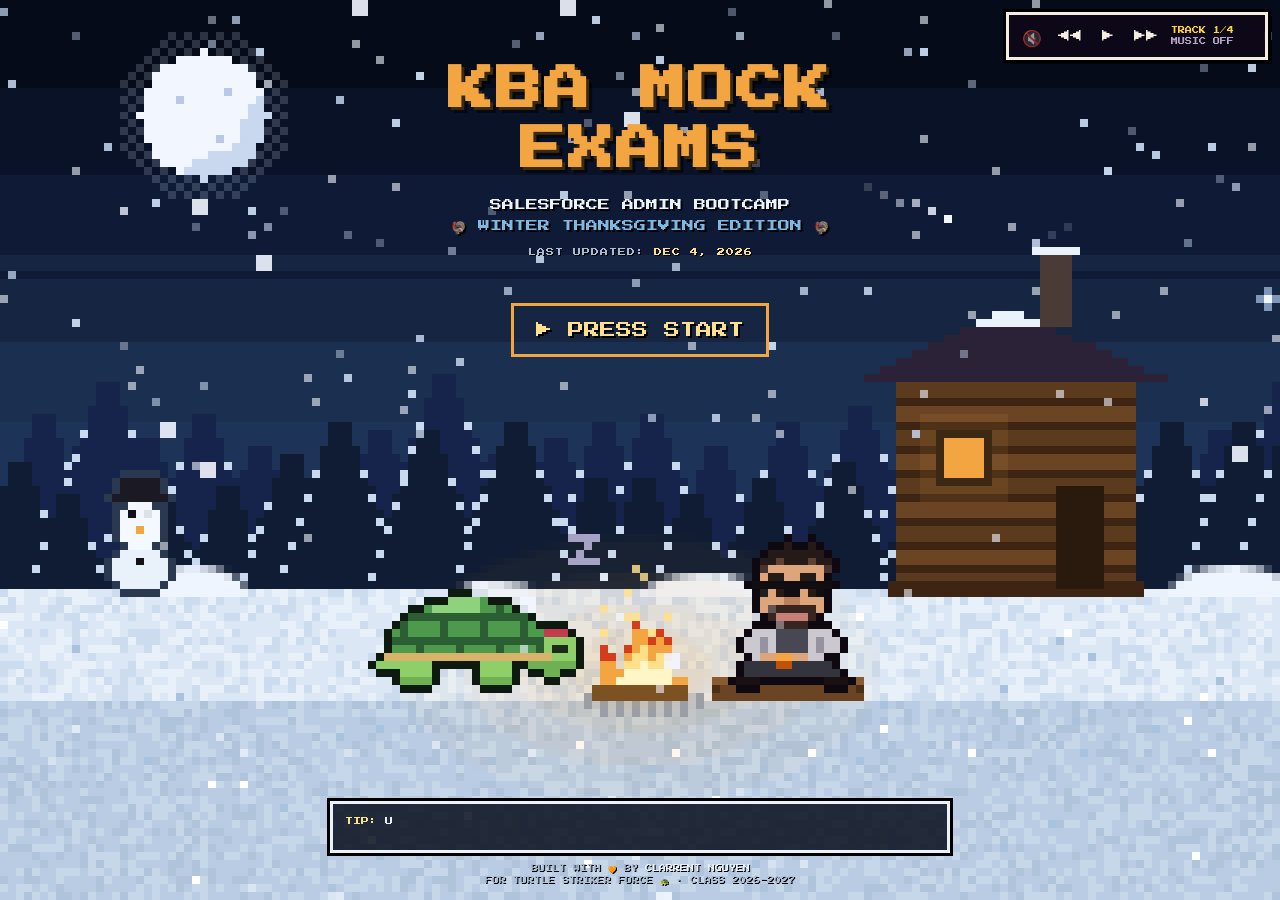
<file: index.html>
<!DOCTYPE html>
<html lang="en">
<head>
<meta charset="UTF-8">
<meta name="viewport" content="width=device-width, initial-scale=1, viewport-fit=cover">
<title>🦃 KBA Mock Exams</title>
<link rel="preconnect" href="https://fonts.googleapis.com">
<link rel="preconnect" href="https://fonts.gstatic.com" crossorigin>
<link href="https://fonts.googleapis.com/css2?family=Press+Start+2P&display=swap" rel="stylesheet">
<style>
  /* The winter cabin scene is a night scene, so both light and dark use the same night palette */
  :root {
    --ink: #EAF2FB;
    --ink-soft: #A9BCD3;
    --bg: #070B16;
    --box: rgba(9, 15, 30, 0.86);
    --box-border: #EAF2FB;
    --accent: #F2A541;
    --accent-2: #7FB8E0;
    --gold: #FFE08A;
    --shadow-txt: #3A2A10;
    --pixel: 'Press Start 2P', 'Courier New', monospace;
  }
  :root:not([data-theme="light"]) {
    @media (prefers-color-scheme: dark) {
      --ink: #EAF2FB;
      --bg: #070B16;
    }
  }
  :root[data-theme="dark"] { --ink: #EAF2FB; --bg: #070B16; }

  * { box-sizing: border-box; }
  html, body { margin: 0; height: 100%; background: var(--bg); color: var(--ink); overflow: hidden; }
  body { font-family: var(--pixel); -webkit-font-smoothing: none; }

  #scene {
    position: fixed; inset: 0; width: 100vw; height: 100vh;
    image-rendering: pixelated; image-rendering: crisp-edges;
    display: block; z-index: 0;
  }

  .ui {
    position: fixed; inset: 0; z-index: 2;
    display: flex; flex-direction: column; align-items: center;
    padding: max(16px, env(safe-area-inset-top)) 16px max(12px, env(safe-area-inset-bottom));
    pointer-events: none;
  }
  .ui > * { pointer-events: auto; }

  /* ---------- loading ---------- */
  #loading {
    position: fixed; inset: 0; z-index: 5; background: #05030A;
    display: flex; flex-direction: column; align-items: center; justify-content: center; gap: 22px;
    transition: opacity 0.5s ease; cursor: pointer; padding: 16px; text-align: center;
  }
  #loading.done { opacity: 0; pointer-events: none; }
  .load-title { font-size: 14px; letter-spacing: 2px; color: var(--accent); }
  .load-bar { width: min(320px, 80vw); height: 18px; border: 3px solid var(--ink); padding: 3px; }
  .load-fill { height: 100%; width: 0%; background: repeating-linear-gradient(90deg, var(--accent) 0 10px, var(--gold) 10px 12px); }
  .load-tip { font-size: 9px; line-height: 1.9; color: var(--ink-soft); max-width: 420px; min-height: 36px; }

  /* ---------- title ---------- */
  .title-wrap { text-align: center; margin-top: 5vh; }
  .title {
    margin: 0; font-size: clamp(22px, 6vw, 46px); line-height: 1.3; color: var(--accent);
    text-shadow: 3px 3px 0 var(--shadow-txt), 6px 6px 0 rgba(0,0,0,0.55);
    letter-spacing: 2px;
  }
  .subtitle { margin: 14px 0 0; font-size: clamp(8px, 2vw, 12px); color: var(--ink); text-shadow: 2px 2px 0 #000; line-height: 1.8; }
  .subtitle .edition { color: var(--accent-2); }

  .press {
    margin-top: 6vh; background: none; border: none; color: var(--gold); cursor: pointer;
    font-family: var(--pixel); font-size: clamp(11px, 2.6vw, 16px); text-shadow: 2px 2px 0 #000;
    padding: 12px 18px; animation: blink 1.2s linear infinite;
  }
  .press:focus-visible { outline: 3px solid var(--accent); outline-offset: 4px; }
  @keyframes blink { 0%, 62% { opacity: 1; } 63%, 100% { opacity: 0.12; } }

  /* ---------- menu ---------- */
  .menu {
    margin-top: 3vh; width: min(520px, 100%);
    background: var(--box); border: 4px solid var(--box-border);
    box-shadow: 0 0 0 4px #000, inset 0 0 0 3px #000, 8px 8px 0 rgba(0,0,0,0.5);
    padding: 18px 16px 14px;
  }
  .menu-head { font-size: 12px; color: var(--accent); margin: 0 0 6px; letter-spacing: 1px; }
  .menu-flavor { font-size: 8px; line-height: 1.9; color: var(--ink-soft); margin: 0 0 14px; }
  .quest-list { list-style: none; margin: 0; padding: 0; display: flex; flex-direction: column; gap: 4px; }
  .quest {
    display: grid; grid-template-columns: 18px 1fr; gap: 6px; align-items: start;
    color: var(--ink); text-decoration: none; padding: 9px 6px; border: 2px solid transparent;
  }
  .quest .cursor { color: var(--gold); visibility: hidden; font-size: 11px; line-height: 1.5; }
  .quest .name { font-size: 11px; line-height: 1.5; display: block; }
  .quest .desc { font-size: 8px; line-height: 1.8; color: var(--ink-soft); display: block; margin-top: 4px; }
  .quest.active { border-color: var(--accent); background: rgba(255,138,31,0.12); }
  .quest.active .cursor { visibility: visible; animation: nudge 0.6s steps(2) infinite; }
  .quest.active .name { color: var(--gold); }
  .quest:focus-visible { outline: none; }
  @keyframes nudge { 50% { transform: translateX(3px); } }
  .menu-keys { font-size: 7px; color: var(--ink-soft); margin: 12px 0 0; text-align: right; line-height: 1.8; }

  /* ---------- tip + credit ---------- */
  .bottom { margin-top: auto; width: min(620px, 100%); display: flex; flex-direction: column; gap: 10px; align-items: center; }
  .tipbox {
    width: 100%; background: var(--box); border: 3px solid var(--box-border); box-shadow: 0 0 0 3px #000;
    padding: 10px 12px; font-size: 8px; line-height: 1.9; min-height: 52px;
  }
  .tipbox b { color: var(--gold); font-weight: 400; }
  .credit { font-size: 7px; line-height: 1.8; color: var(--ink-soft); text-align: center; text-shadow: 1px 1px 0 #000; }
  .credit span { color: var(--ink); }

.updated { font-family: var(--pixel); font-size: 8px; color: var(--ink-soft); margin: 10px 0 0; letter-spacing: 1px; text-shadow: 1px 1px 0 #000; }
  .updated span { color: var(--gold); }
  .hidden { display: none !important; }
  @media (max-width: 760px) { .ui { padding-top: calc(max(16px, env(safe-area-inset-top)) + 58px); } }
  @media (orientation: landscape) and (max-height: 900px) {
    body.menu-open .title-wrap { display: none; }
    body.menu-open .menu { margin-top: 1vh; }
    .menu { padding: 14px 16px 10px; }
    .quest { padding: 6px; }
    .quest .desc { margin-top: 2px; }
  }

  @media (max-width: 520px) {
    .bottom { gap: 6px; }
    .tipbox { background: rgba(14, 9, 24, 0.55); border-width: 2px; box-shadow: 0 0 0 2px rgba(0,0,0,0.6); padding: 7px 9px; font-size: 7px; line-height: 1.8; min-height: 0; }
    .credit { font-size: 6px; }
    .menu { padding: 14px 12px 10px; margin-top: 2vh; }
    .menu-flavor { margin-bottom: 8px; }
    .quest { padding: 7px 4px; }
    .quest .desc { display: none; }
    .menu-keys { display: none; }
    .title-wrap { margin-top: 2vh; }
  }
  @media (max-height: 640px) {
    .title-wrap { margin-top: 2vh; }
    .press { margin-top: 3vh; }
    .quest { padding: 6px; }
    .quest .desc { display: none; }
  }
  @media (prefers-reduced-motion: reduce) {
    .press, .quest.active .cursor { animation: none; }
  }
</style>
</head>
<body>

<canvas id="scene" aria-hidden="true"></canvas>

<div id="loading" role="status" aria-live="polite">
  <div class="load-title">LOADING...</div>
  <div class="load-bar"><div class="load-fill" id="load-fill"></div></div>
  <div class="load-tip" id="load-tip"></div>
</div>

<main class="ui">
  <div class="title-wrap">
    <h1 class="title">KBA MOCK<br>EXAMS</h1>
    <p class="subtitle">SALESFORCE ADMIN BOOTCAMP<br><span class="edition">🦃 WINTER THANKSGIVING EDITION 🦃</span></p>
    <p class="updated">LAST UPDATED: <span id="last-updated">LOADING</span></p>
  </div>

  <button class="press" id="press" type="button">▶ PRESS START</button>

  <nav class="menu hidden" id="menu" aria-label="Choose a lesson">
    <p class="menu-head">🔥 SAVE POINT REACHED</p>
    <p class="menu-flavor">You warm up by the cabin fire. Focus restored.<br>Select your quest:</p>
    <ul class="quest-list" id="quest-list">
      <li><a class="quest" href="lesson1-5.html"><span class="cursor">▶</span><span><span class="name">LESSON 1-5</span><span class="desc">Configuration, Object Manager, Sales &amp; Marketing</span></span></a></li>
      <li><a class="quest" href="lesson6.html"><span class="cursor">▶</span><span><span class="name">LESSON 6</span><span class="desc">Data Security &amp; User Management (602.1 / 602.2)</span></span></a></li>
      <li><a class="quest" href="lesson7-9.html"><span class="cursor">▶</span><span><span class="name">LESSON 7-9</span><span class="desc">Object Manager &amp; App Builder, Productivity &amp; Collaboration</span></span></a></li>
      <li><a class="quest" href="lesson603.html"><span class="cursor">▶</span><span><span class="name">LESSON 603</span><span class="desc">Reports, Dashboards &amp; Forecasting, Data Management</span></span></a></li>
      <li><a class="quest" href="lesson604.html"><span class="cursor">▶</span><span><span class="name">LESSON 604</span><span class="desc">Flows, Order of Execution &amp; Approval Processes</span></span></a></li>
      <li><a class="quest" href="lesson605.html"><span class="cursor">▶</span><span><span class="name">LESSON 605</span><span class="desc">Lightning App Builder, Mobile App &amp; Sales Paths</span></span></a></li>
      <li><a class="quest" href="lesson606.html"><span class="cursor">▶</span><span><span class="name">LESSON 606</span><span class="desc">Service Cloud, Case Management &amp; Knowledge</span></span></a></li>
    </ul>
    <p class="menu-keys">↑ ↓ MOVE &nbsp; ENTER SELECT &nbsp; ESC BACK</p>
  </nav>

  <div class="bottom">
    <div class="tipbox" aria-live="polite"><b>TIP:</b> <span id="tip"></span></div>
    <div class="credit">BUILT WITH 🧡 BY <span>CLARRENT NGUYEN</span><br>FOR TURTLE STRIKER FORCE 🐢 · CLASS 2026-2027</div>
  </div>
</main>

<script>
(function () {
  // ====================================================================
  //  Tips (shown on the loading screen and in the tip box)
  // ====================================================================
  const TIPS = [
    "Validation rules block the save when the formula is TRUE.",
    "Order of execution: Very Determined Admins Are Wanting Exciting Projects.",
    "Usernames must be unique across ALL Salesforce orgs, not just yours.",
    "Users can't be deleted. Freeze to block login now, deactivate to free the license.",
    "Reports allow 20 filters. Dashboards allow 3.",
    "Row-level formulas: 1 per report. Summary formulas: 5. Bucket columns: 5.",
    "Data Import Wizard handles up to 50,000 records. Bigger jobs? Data Loader.",
    "Joined reports can only be exported as a formatted Excel file.",
    "Dynamic dashboards run as the person viewing them.",
    "Sharing rules can only open up access, never take it away.",
    "A custom report type can link up to 4 objects.",
    "Before-save flows are the fastest way to update the record being saved.",
    "Approval actions: Task, Email Alert, Field Update, Outbound Message.",
    "Every user has exactly one profile, but can have many permission sets.",
    "Screen flows are the only flow type with screens.",
    "Locale controls date and number formats. Language controls the words."
  ];
  const tipEl = document.getElementById('tip');
  let tipIdx = Math.floor(Math.random() * TIPS.length);
  let typeTimer = null;
  function typeTip(text) {
    clearInterval(typeTimer);
    let i = 0;
    tipEl.textContent = '';
    typeTimer = setInterval(() => {
      i++;
      tipEl.textContent = text.slice(0, i);
      if (i >= text.length) clearInterval(typeTimer);
    }, reduceMotion ? 0 : 28);
  }
  function nextTip() { tipIdx = (tipIdx + 1) % TIPS.length; typeTip(TIPS[tipIdx]); }

  const reduceMotion = window.matchMedia && window.matchMedia('(prefers-reduced-motion: reduce)').matches;

  // ====================================================================
  //  Loading screen
  // ====================================================================
  const loading = document.getElementById('loading');
  const loadFill = document.getElementById('load-fill');
  document.getElementById('load-tip').textContent = 'TIP: ' + TIPS[tipIdx];
  let seen = false;
  try { seen = sessionStorage.getItem('kbaLoaded') === '1'; } catch (e) {}
  function finishLoading() {
    loading.classList.add('done');
    try { sessionStorage.setItem('kbaLoaded', '1'); } catch (e) {}
    typeTip(TIPS[tipIdx]);
    document.getElementById('press').focus({ preventScroll: true });
  }
  if (seen || reduceMotion) {
    loading.classList.add('done');
    typeTip(TIPS[tipIdx]);
  } else {
    let pct = 0;
    const lt = setInterval(() => {
      pct = Math.min(100, pct + 4 + Math.random() * 9);
      loadFill.style.width = pct + '%';
      if (pct >= 100) { clearInterval(lt); setTimeout(finishLoading, 250); }
    }, 70);
    loading.addEventListener('click', () => { clearInterval(lt); finishLoading(); });
  }
  setInterval(nextTip, 7000);

  // ====================================================================
  //  Title -> menu
  // ====================================================================
  const press = document.getElementById('press');
  const menu = document.getElementById('menu');
  const quests = Array.from(document.querySelectorAll('.quest'));
  let sel = 0;
  function setActive(i) {
    sel = (i + quests.length) % quests.length;
    quests.forEach((q, n) => q.classList.toggle('active', n === sel));
    quests[sel].focus({ preventScroll: true });
  }
  function openMenu() {
    press.classList.add('hidden');
    menu.classList.remove('hidden');
    document.body.classList.add('menu-open');
    setActive(sel);
  }
  function closeMenu() {
    menu.classList.add('hidden');
    document.body.classList.remove('menu-open');
    press.classList.remove('hidden');
    press.focus({ preventScroll: true });
  }
  press.addEventListener('click', openMenu);
  quests.forEach((q, n) => {
    q.addEventListener('mouseenter', () => setActive(n));
    q.addEventListener('focus', () => { if (sel !== n) setActive(n); });
  });
  document.addEventListener('keydown', (e) => {
    if (!loading.classList.contains('done')) { if (e.key === 'Enter' || e.key === ' ') finishLoading(); return; }
    if (menu.classList.contains('hidden')) {
      if (e.key === 'Enter' || e.key === ' ') { e.preventDefault(); openMenu(); }
      return;
    }
    if (e.key === 'ArrowDown') { e.preventDefault(); setActive(sel + 1); }
    else if (e.key === 'ArrowUp') { e.preventDefault(); setActive(sel - 1); }
    else if (e.key === 'Escape') { closeMenu(); }
  });

  // ====================================================================
  //  Pixel art scene (all drawn in code, original art): a snowy night at the cabin
  // ====================================================================
  const canvas = document.getElementById('scene');
  const ctx = canvas.getContext('2d');
  let W = 0, H = 0, S = 3, portrait = false;          // low-res size and pixel scale
  let bg = null;                     // pre-rendered static layer
  let groundY = 0, fireX = 0, fireY = 0;

  // seeded random so the static art looks the same every time
  let seed = 7;
  function rnd() { seed = (seed * 16807) % 2147483647; return (seed - 1) / 2147483646; }

  function px(c, x, y, color) { c.fillStyle = color; c.fillRect(x | 0, y | 0, 1, 1); }
  function rect(c, x, y, w, h, color) { c.fillStyle = color; c.fillRect(x | 0, y | 0, w | 0, h | 0); }

  // sprite helper: build a small canvas from a function, with an automatic dark outline
  function makeSprite(w, h, fn, outline) {
    const cv = document.createElement('canvas');
    cv.width = w + 2; cv.height = h + 2;
    const c = cv.getContext('2d');
    const grid = [];
    for (let y = 0; y < h; y++) { grid[y] = []; for (let x = 0; x < w; x++) grid[y][x] = fn(x, y); }
    if (outline) {
      for (let y = -1; y <= h; y++) for (let x = -1; x <= w; x++) {
        const filled = grid[y] && grid[y][x];
        if (filled) continue;
        const near = [[1,0],[-1,0],[0,1],[0,-1]].some(([dx, dy]) => grid[y + dy] && grid[y + dy][x + dx]);
        if (near) px(c, x + 1, y + 1, outline);
      }
    }
    for (let y = 0; y < h; y++) for (let x = 0; x < w; x++) if (grid[y][x]) px(c, x + 1, y + 1, grid[y][x]);
    return cv;
  }

  // ---- turtle (resting, facing the fire, orange bandana) ----
  function turtleSprite(blink) {
    return makeSprite(26, 14, (x, y) => {
      // shell dome
      const dx = (x - 11) / 10, dy = (y - 8) / 7.2;
      if (y <= 8 && dx * dx + dy * dy <= 1) {
        if (y === 8) return '#D9B36A';
        const hex = ((x + (Math.floor(y / 3) % 2) * 2) % 5 === 0) || (y % 3 === 0 && y > 1);
        if (y <= 2 && x > 6 && x < 13) return '#8FD27E';
        return hex ? '#2C5E33' : '#4E9A4C';
      }
      // head
      const hx = (x - 21.5) / 3.4, hy = (y - 7.2) / 3.0;
      if (hx * hx + hy * hy <= 1 && x >= 18) {
        if (y === 5 && x >= 19 && x <= 24) return '#C23B4F';
        if (blink && y === 7 && (x === 22 || x === 23)) return '#1B2B17';
        if (!blink && y === 7 && x === 23) return '#1B2B17';
        if (y >= 9) return '#6FB052';
        return '#8FCF6A';
      }
      if ((x === 18 || x === 17) && (y === 4 || y === 3)) return '#C23B4F'; // bandana tails
      // legs
      if (y >= 9 && y <= 11 && ((x >= 3 && x <= 6) || (x >= 13 && x <= 16))) return y === 11 ? '#6FB052' : '#8FCF6A';
      if (y === 9 && x >= 0 && x <= 2) return '#8FCF6A'; // tail
      return null;
    }, '#0E1A10');
  }

  // ---- snowman (top hat, carrot nose, coal eyes) ----
  function snowmanSprite() {
    return makeSprite(9, 14, (x, y) => {
      if (y <= 1 && x >= 2 && x <= 6) return '#1B1A24';          // top hat
      if (y === 2 && x >= 1 && x <= 7) return '#1B1A24';         // hat brim
      const hx = (x - 4) / 2.8, hy = (y - 5.5) / 2.8;
      if (y >= 3 && y <= 8 && hx * hx + hy * hy <= 1) {          // head
        if (y === 4 && (x === 3 || x === 5)) return '#141218';   // coal eyes
        if (y === 6 && x === 4) return '#F2A541';                // carrot nose
        return '#F4F8FF';
      }
      const bx = (x - 4) / 3.6, by = (y - 11) / 2.9;
      if (y >= 8 && bx * bx + by * by <= 1) return (y === 10 && x === 4) ? '#141218' : '#E9F1FB';  // body
      return null;
    }, '#2A3850');
  }

  // ---- mini Clarrent, sitting by the fire with a warm mug ----
  const CLR = { H: '#261A18', h: '#5C4232', f: '#463430', S: '#DEA47A', s: '#BC805C', G: '#100E10', w: '#FAF4EC', E: '#281A14',
                B: '#36261F', M: '#C88076', J: '#CCC8D0', j: '#9692A0', T: '#484854', t: '#34343E', K: '#1A1012', U: '#F2A541', u: '#C2510A' };
  function clarrentSitting(eyes, sip) {
    const rows = [
      '.......H..H.....', '.....HHHHHHH....', '....HHhHHHhHH...', '....fSSSSSSSf...', '....SHHSSHHS....',
      '...GGGGGGGGGG...', eyes === 'open' ? '....GwEGGwEG....' : '....GSEGGSEG....', '....SSSssSSS....', '....SBBBBBBS....',
      '.....BMMMMB.....', '......BBBB......', '...JJJTTTTJJJ...', '..JJjJTTTTJjJJ..', '..JJjJTTTTJjJJ..',
      '...JSSUUSSJJ....', '..ttttuuttttt...', '..tttttttttttt..', '.KKK........KKK.'];
    if (sip) {                       // mug up at the mouth
      rows[14] = '...JSJTTTTJJ....'; rows[9] = '.....BMUUMB.....'; rows[10] = '......BuuB......';
      rows[12] = '..JJjSTTTTJjJJ..'; rows[13] = '..JJjJSTTTJjJJ..';
    }
    return makeSprite(16, 18, (x, y) => { const ch = rows[y][x]; return ch === '.' ? null : CLR[ch]; }, '#0E0810');
  }
  const sitA = clarrentSitting('half', false), sitBlink = clarrentSitting('open', false), sitSip = clarrentSitting('half', true);

  const sprites = {
    turtle: turtleSprite(true), turtleOpen: turtleSprite(false)
  };
  const snowman = snowmanSprite();

  const CABIN_W = 30;                 // log cabin width in pixels

  // ---- static background ----
  function buildBackground() {
    seed = 7;
    bg = document.createElement('canvas');
    bg.width = W; bg.height = H;
    const c = bg.getContext('2d');

    // night sky bands, cold blue (stepped like old games)
    const bands = ['#060B1A', '#0A1228', '#0F1B36', '#152542', '#1B2F50', '#1E3358', '#24406A'];
    for (let y = 0; y < groundY; y++) {
      const t = y / groundY;
      let b = Math.min(bands.length - 1, Math.floor(t * bands.length));
      if ((y % 2 === 0) && rnd() < 0.08) b = Math.max(0, b - 1);
      rect(c, 0, y, W, 1, bands[b]);
    }

    // moon
    const mx = Math.floor(W * (portrait ? 0.18 : 0.16)), my = Math.floor(groundY * (portrait ? 0.56 : 0.2)), mr = 8;
    for (let y = -mr - 6; y <= mr + 6; y++) for (let x = -mr - 6; x <= mr + 6; x++) {
      const d = Math.sqrt(x * x + y * y);
      if (d <= mr) px(c, mx + x, my + y, (x + y > 4 && d > mr - 3) ? '#C9D8EE' : '#F2F7FF');
      else if (d <= mr + 3 && (x + y) % 2 === 0) px(c, mx + x, my + y, 'rgba(220, 235, 255, 0.18)');
    }
    [[-3, -2], [2, 3], [3, -3]].forEach(([x, y]) => px(c, mx + x, my + y, '#B7C9E4'));

    // far pines, dark with snowy branch tips
    function pines(baseY, minH, maxH, color, step) {
      for (let x = -4; x < W + 4; x += step + Math.floor(rnd() * step)) {
        const h = minH + Math.floor(rnd() * (maxH - minH));
        for (let i = 0; i < h; i++) {
          const half = Math.floor((i / h) * (h * 0.38)) + 1;
          rect(c, x - half, baseY - h + i, half * 2 + 1, 1, color);
          if (i > 3 && i % 3 === 0) { px(c, x - half, baseY - h + i, '#C9DAEE'); px(c, x + half, baseY - h + i, '#C9DAEE'); }
        }
        rect(c, x, baseY - 1, 1, 2, color);
      }
    }
    pines(groundY - 2, 14, 26, '#16234A', 5);
    pines(groundY, 12, 22, '#0F1C33', 6);

    // snowy ground: lighter up front, bluer in the distance
    for (let y = groundY; y < H; y++) {
      for (let x = 0; x < W; x++) {
        const n = rnd();
        const depth = (y - groundY) / (H - groundY);
        const base = depth < 0.35 ? ['#DCE7F5', '#E8F0FA', '#CCDBEE'] : ['#B9CCE3', '#C7D7EA', '#AFC3DB'];
        px(c, x, y, base[n < 0.5 ? 0 : n < 0.8 ? 1 : 2]);
      }
    }
    // sparkly specks in the snow
    for (let i = 0; i < W / 3; i++) {
      const x = Math.floor(rnd() * W), y = groundY + 2 + Math.floor(rnd() * (H - groundY - 3));
      if (Math.abs(x - fireX) < 10 && Math.abs(y - fireY) < 6) continue;
      px(c, x, y, ['#FFFFFF', '#A9C2DE'][Math.floor(rnd() * 2)]);
    }

    // snowdrifts
    c.fillStyle = '#EEF5FF';
    [[fireX - 56, 7, 4], [fireX + 8, 8, 3], [fireX + 74, 8, 4], [fireX - 18, 5, 2]].forEach(([x, rx, ry]) => {
      c.beginPath(); c.ellipse(x, groundY + 1, rx, ry, 0, Math.PI, 0); c.fill();
    });

    // log cabin with a snowy roof, right of the fire
    const cx0 = fireX + 32, cTop = groundY - 26;
    for (let y = cTop; y < groundY; y += 3) {
      rect(c, cx0, y, CABIN_W, 3, ((y - cTop) / 3) % 2 ? '#6B4424' : '#5C3A1E');
      rect(c, cx0, y + 2, CABIN_W, 1, '#3E2412');              // log seams
    }
    rect(c, cx0 - 1, groundY - 1, CABIN_W + 2, 2, '#3E2412');    // sill
    const mid = cx0 + CABIN_W / 2;
    for (let r = 0; r < 9; r++) {                                // roof: shingles with a snow cap
      const half = (CABIN_W / 2 + 4) * (r + 1) / 9;               // narrow at the peak, wide at the eaves
      rect(c, mid - half, cTop - 9 + r, half * 2, 1, r < 2 ? '#EAF2FB' : '#2B2238');
    }
    rect(c, cx0 + 18, cTop - 16, 4, 9, '#4A3B36');              // chimney
    rect(c, cx0 + 17, cTop - 17, 6, 1, '#EAF2FB');              // chimney snow
    rect(c, cx0 + 5, cTop + 6, 7, 7, '#2A1A0E');                 // window frame (lit in frame())
    rect(c, cx0 + CABIN_W - 10, groundY - 13, 6, 13, '#2A1A0E'); // door

    // fire pit stones and logs
    for (let i = -7; i <= 7; i++) {
      const sy = fireY + 2 + (Math.abs(i) > 5 ? -1 : 0);
      rect(c, fireX + i, sy, 1, 2, (i % 2) ? '#8A9DB8' : '#B8C8DC');
    }
    rect(c, fireX - 6, fireY, 12, 2, '#5C3A1E');
    rect(c, fireX - 5, fireY - 1, 4, 1, '#7A4E28');
    rect(c, fireX + 1, fireY - 1, 4, 1, '#7A4E28');
  }

  // ---- dynamic elements ----
  let stars = [], embers = [], smoke = [], flakes = [];
  function initDynamic() {
    seed = 99;
    stars = [];
    const count = Math.floor((W * groundY) / 150);
    for (let i = 0; i < count; i++) {
      stars.push({ x: Math.floor(rnd() * W), y: Math.floor(rnd() * groundY * 0.75), p: rnd() * 6.28, s: 0.5 + rnd() * 2, big: rnd() < 0.1 });
    }
    flakes = [];
    const n = Math.floor((W * H) / 200);
    for (let i = 0; i < n; i++) {
      flakes.push({ x: rnd() * W, y: rnd() * H, v: 0.12 + rnd() * 0.2, ph: rnd() * 6.28, big: rnd() < 0.15 });
    }
    embers = []; smoke = [];
  }

  function resize() {
    const vw = window.innerWidth, vh = window.innerHeight;
    portrait = vh > vw;
    S = Math.max(2, Math.round(portrait ? vw / 105 : Math.min(vw / 170, vh / 105)));
    W = Math.ceil(vw / S); H = Math.ceil(vh / S);
    canvas.width = W; canvas.height = H;
    groundY = Math.floor(H * (portrait ? 0.62 : 0.66));
    fireX = Math.floor(W / 2);
    fireY = groundY + Math.floor((H - groundY) * 0.32);
    buildBackground();
    initDynamic();
  }

  let t = 0;
  function frame() {
    t++;
    ctx.drawImage(bg, 0, 0);

    // stars twinkle
    stars.forEach(s => {
      const b = 0.35 + 0.65 * (0.5 + 0.5 * Math.sin(t * 0.05 * s.s + s.p));
      ctx.globalAlpha = b;
      px(ctx, s.x, s.y, s.big ? '#F2F7FF' : '#C3D3EA');
      if (s.big && b > 0.85) { px(ctx, s.x - 1, s.y, '#7F97B8'); px(ctx, s.x + 1, s.y, '#7F97B8'); px(ctx, s.x, s.y - 1, '#7F97B8'); px(ctx, s.x, s.y + 1, '#7F97B8'); }
    });
    ctx.globalAlpha = 1;

    // shooting star now and then
    const ss = t % 900;
    if (ss < 26) {
      const sx = W * 0.45 + ss * 2.2, sy = groundY * 0.12 + ss * 0.9;
      for (let k = 0; k < 6; k++) { ctx.globalAlpha = 1 - k / 6; px(ctx, sx - k * 2, sy - k * 0.9, '#F2F7FF'); }
      ctx.globalAlpha = 1;
    }

    // cabin window: warm light that flickers
    const cx0 = fireX + 32, cTop = groundY - 26;
    const wf = 0.75 + 0.25 * Math.sin(t * 0.21) * Math.sin(t * 0.07);
    ctx.globalAlpha = 0.16 * wf;
    rect(ctx, cx0 + 3, cTop + 4, 11, 11, '#FFC24A');
    ctx.globalAlpha = 1;
    rect(ctx, cx0 + 6, cTop + 7, 5, 5, wf > 0.8 ? '#FFD27A' : '#F2A541');

    // snowman standing by the path
    ctx.drawImage(snowman, fireX - 68, groundY - 15);

    // fire light on the snow (banded glow)
    const flick = 0.85 + 0.15 * Math.sin(t * 0.33) * Math.sin(t * 0.17 + 1);
    const rings = [[30, 0.05], [22, 0.07], [15, 0.09], [9, 0.11]];
    rings.forEach(([r, a]) => {
      ctx.globalAlpha = a * flick;
      ctx.fillStyle = '#F2A541';
      const rr = Math.round(r * (0.96 + 0.04 * flick));
      ctx.beginPath(); ctx.ellipse(fireX, fireY - 2, rr, rr * 0.55, 0, 0, Math.PI * 2); ctx.fill();
    });
    ctx.globalAlpha = 1;

    // turtle resting by the fire in its cranberry scarf (breathes, blinks, snores)
    const breathe = Math.floor(t / 40) % 2;
    const blink = !(t % 260 > 250 && t % 260 < 258) ? true : false;
    ctx.drawImage(blink ? sprites.turtle : sprites.turtleOpen, fireX - 34, fireY - 13 + breathe);
    // Clarrent resting on a log: slow breathing, the odd blink, a sip of cocoa now and then
    const lx = fireX + 9, ly = fireY - 1;
    rect(ctx, lx, ly, 19, 3, '#6B4424'); rect(ctx, lx, ly, 19, 1, '#8A5A30'); px(ctx, lx, ly + 1, '#4A2E16'); px(ctx, lx + 18, ly + 1, '#4A2E16');
    const cyc = t % 300;
    const sipping = cyc > 220 && cyc < 262;
    const blinkNow = (t % 170) > 162;
    const breath = Math.floor(t / 45) % 2;
    ctx.drawImage(sipping ? sitSip : (blinkNow ? sitBlink : sitA), lx + 1, ly - 18 + breath);
    // steam from the mug
    if (!sipping) {
      for (let k = 0; k < 3; k++) {
        const st = (t + k * 14) % 42;
        ctx.globalAlpha = 0.5 * (1 - st / 42);
        px(ctx, lx + 7 + Math.round(Math.sin((t + k * 14) * 0.15)), ly - 6 + breath - Math.floor(st / 6), '#E8E2F0');
      }
      ctx.globalAlpha = 1;
    }

    const zt = t % 150;
    if (zt < 110) {
      ctx.globalAlpha = 1 - zt / 110;
      ctx.fillStyle = '#C9C2E8';
      const zx = fireX - 10 + Math.floor(zt / 18), zy = fireY - 16 - Math.floor(zt / 7);
      // tiny pixel "z"
      rect(ctx, zx, zy, 4, 1, '#C9C2E8'); px(ctx, zx + 2, zy + 1, '#C9C2E8'); px(ctx, zx + 1, zy + 2, '#C9C2E8'); rect(ctx, zx, zy + 3, 4, 1, '#C9C2E8');
      ctx.globalAlpha = 1;
    }

    // flames
    for (let dx = -5; dx <= 5; dx++) {
      const base = 8 - Math.abs(dx) * 1.15;
      const h = Math.max(1, Math.round(base + Math.sin(t * 0.45 + dx * 1.7) * 1.6 + Math.sin(t * 0.9 + dx) * 1.1 + (Math.random() - 0.5) * 1.4));
      for (let dy = 0; dy < h; dy++) {
        const f = dy / h;
        if (f > 0.75 && Math.random() < 0.35) continue;
        let col = f < 0.25 ? '#FFF6C8' : f < 0.5 ? '#FFE08A' : f < 0.78 ? '#F2A541' : '#D43D1A';
        if (Math.abs(dx) >= 4) col = f < 0.5 ? '#F2A541' : '#D43D1A';
        px(ctx, fireX + dx, fireY - 1 - dy, col);
      }
    }

    // embers
    if (Math.random() < 0.35) embers.push({ x: fireX + (Math.random() - 0.5) * 8, y: fireY - 6, vy: -(0.15 + Math.random() * 0.3), ph: Math.random() * 6, life: 60 + Math.random() * 70, age: 0 });
    embers = embers.filter(e => e.age < e.life);
    embers.forEach(e => {
      e.age++; e.y += e.vy; e.x += Math.sin(e.age * 0.08 + e.ph) * 0.15;
      ctx.globalAlpha = 1 - e.age / e.life;
      px(ctx, e.x, e.y, e.age < e.life * 0.4 ? '#FFE08A' : '#F2A541');
    });
    ctx.globalAlpha = 1;

    // smoke from the fire and from the cabin chimney
    if (t % 5 === 0) smoke.push({ x: fireX + (Math.random() - 0.5) * 3, y: fireY - 10, age: 0, life: 120 });
    if (t % 9 === 0) smoke.push({ x: cx0 + 20 + (Math.random() - 0.5), y: cTop - 18, age: 0, life: 110 });
    smoke = smoke.filter(s => s.age < s.life);
    smoke.forEach(s => {
      s.age++; s.y -= 0.12; s.x += Math.sin(s.age * 0.05) * 0.12 + 0.03;
      ctx.globalAlpha = 0.22 * (1 - s.age / s.life);
      rect(ctx, s.x, s.y, s.age > 50 ? 2 : 1, s.age > 50 ? 2 : 1, '#B8C6DC');
    });
    ctx.globalAlpha = 1;

    // falling snow (in front of everything)
    flakes.forEach(f => {
      f.y += f.v;
      f.x += Math.sin(t * 0.03 + f.ph) * 0.15;
      if (f.y > H) { f.y = -2; f.x = Math.random() * W; }
      if (f.x < 0) f.x += W; else if (f.x >= W) f.x -= W;
      ctx.globalAlpha = f.big ? 0.9 : 0.6;
      rect(ctx, f.x, f.y, f.big ? 2 : 1, f.big ? 2 : 1, '#F2F7FF');
    });
    ctx.globalAlpha = 1;
  }

  let last = 0;
  const FPS = reduceMotion ? 4 : 20;
  function loop(now) {
    if (now - last >= 1000 / FPS) { last = now; frame(); }
    requestAnimationFrame(loop);
  }

  let resizeTimer = null;
  window.addEventListener('resize', () => { clearTimeout(resizeTimer); resizeTimer = setTimeout(resize, 120); });
  resize();
  requestAnimationFrame(loop);
})();
</script>
<script>
(function () {
  var el = document.getElementById('last-updated');
  function show(d) {
    el.textContent = d.toLocaleDateString('en-US', { timeZone: 'America/Chicago', month: 'short', day: 'numeric', year: 'numeric' }).toUpperCase();
  }
  function fallback() {
    var d = new Date(document.lastModified);
    if (isNaN(d) || document.lastModified === '') { el.parentNode.style.display = 'none'; return; }
    show(d);
  }
  // newest commit in the repo = the last time any file was uploaded
  var url = 'https://api.github.com/repos/clarrent/per-scholas-kba-mock-exam-salesforce-adminstrator-course-2026/commits?per_page=1';
  try {
    fetch(url, { headers: { 'Accept': 'application/vnd.github+json' } })
      .then(function (r) { if (!r.ok) throw new Error('HTTP ' + r.status); return r.json(); })
      .then(function (c) {
        var iso = c && c[0] && c[0].commit && (c[0].commit.committer.date || c[0].commit.author.date);
        if (!iso) throw new Error('no commit date');
        show(new Date(iso));
      })
      .catch(fallback);
  } catch (e) { fallback(); }
})();
</script>
<script src="music.js?v=11" data-pos="top"></script>
</body>
</html>
</file>
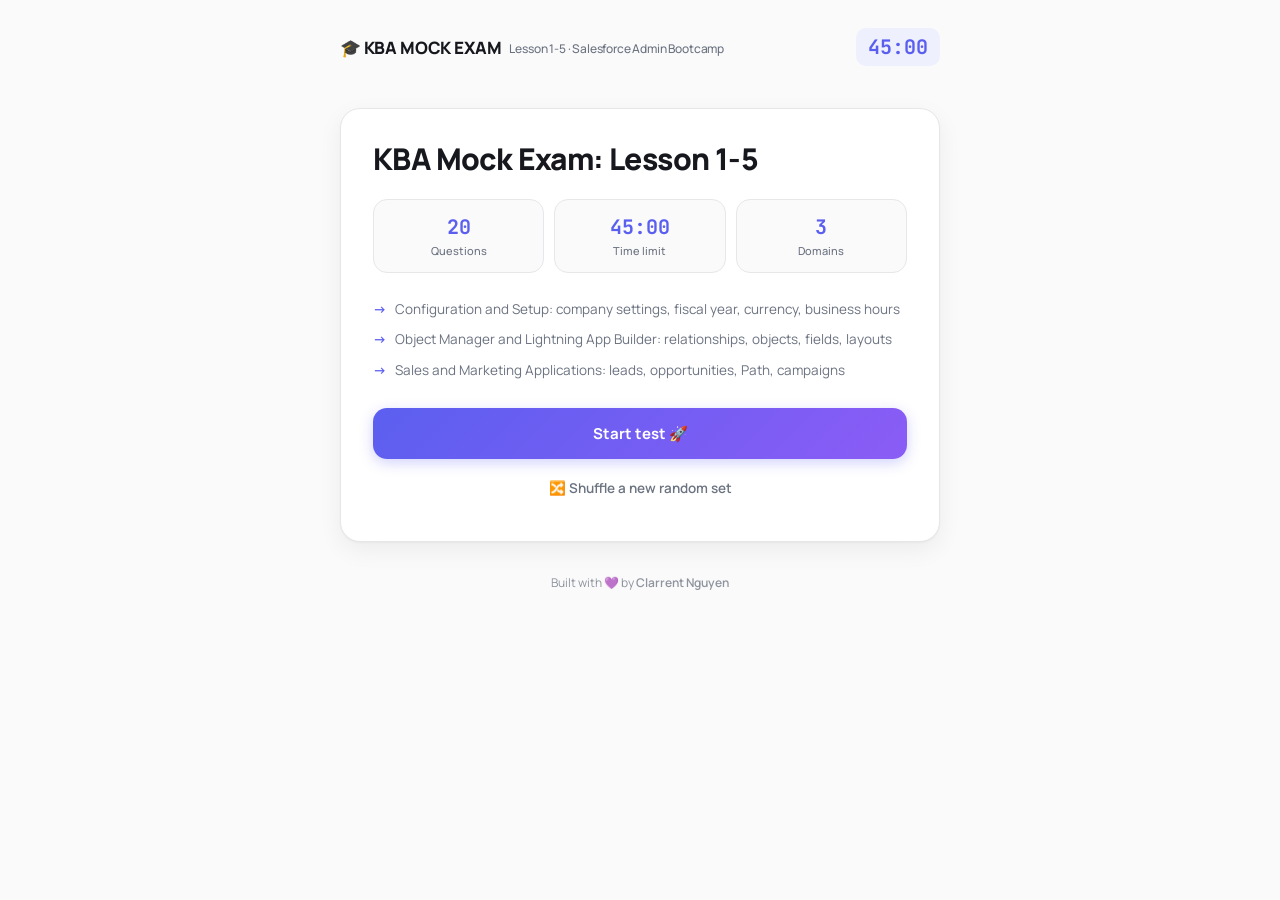
<file: index.html.html>
<!DOCTYPE html>
<html lang="en">
<head>
<meta charset="UTF-8">
<meta name="viewport" content="width=device-width, initial-scale=1, viewport-fit=cover">
<title>KBA Lesson 1-5 Mock Exam</title>
<link rel="preconnect" href="https://fonts.googleapis.com">
<link rel="preconnect" href="https://fonts.gstatic.com" crossorigin>
<link href="https://fonts.googleapis.com/css2?family=Manrope:wght@400;500;600;700;800&family=JetBrains+Mono:wght@400;500;700&display=swap" rel="stylesheet">
<style>
  :root {
    --ink: #16181D;
    --ink-soft: #6B7280;
    --bg: #FAFAFA;
    --panel: #FFFFFF;
    --border: #E7E7EA;
    --accent: #5B5FEF;
    --accent-2: #8B5CF6;
    --accent-soft: #EEF0FE;
    --good: #16A34A;
    --good-bg: #ECFDF3;
    --bad: #DC2626;
    --bad-bg: #FEF2F2;
    --shadow: 0 1px 2px rgba(16,18,23,0.04), 0 8px 24px rgba(16,18,23,0.06);
    --mono: 'JetBrains Mono', 'Courier New', monospace;
    --sans: 'Manrope', -apple-system, 'Segoe UI', sans-serif;
  }
  :root:not([data-theme="light"]) {
    @media (prefers-color-scheme: dark) {
      --ink: #F4F4F6;
      --ink-soft: #9CA3AF;
      --bg: #0B0C10;
      --panel: #16181D;
      --border: #262A33;
      --accent: #8B8FFF;
      --accent-2: #A78BFA;
      --accent-soft: #1E2036;
      --good: #34D399;
      --good-bg: #10251C;
      --bad: #F87171;
      --bad-bg: #2E1414;
      --shadow: 0 1px 2px rgba(0,0,0,0.3), 0 12px 32px rgba(0,0,0,0.35);
    }
  }
  :root[data-theme="dark"] {
    --ink: #F4F4F6;
    --ink-soft: #9CA3AF;
    --bg: #0B0C10;
    --panel: #16181D;
    --border: #262A33;
    --accent: #8B8FFF;
    --accent-2: #A78BFA;
    --accent-soft: #1E2036;
    --good: #34D399;
    --good-bg: #10251C;
    --bad: #F87171;
    --bad-bg: #2E1414;
    --shadow: 0 1px 2px rgba(0,0,0,0.3), 0 12px 32px rgba(0,0,0,0.35);
  }
  * { box-sizing: border-box; }
  html, body { height: 100%; margin: 0; }
  body {
    background: var(--bg);
    color: var(--ink);
    font-family: var(--sans);
    padding-top: env(safe-area-inset-top, 0px);
    padding-bottom: env(safe-area-inset-bottom, 0px);
    min-height: 100%;
    display: flex;
    justify-content: center;
    -webkit-font-smoothing: antialiased;
  }
  .wrap { width: 100%; max-width: 640px; padding: 28px 20px 40px; position: relative; }
  .top-strip {
    display: flex; align-items: center; justify-content: space-between;
    padding-bottom: 18px; margin-bottom: 24px;
  }
  .brand { font-weight: 800; font-size: 17px; letter-spacing: -0.01em; display: flex; align-items: center; gap: 8px; }
  .brand small { display: block; font-weight: 500; font-size: 12px; color: var(--ink-soft); margin-top: 2px; }
  .clock { font-family: var(--mono); font-size: 20px; font-weight: 700; color: var(--accent); white-space: nowrap; background: var(--accent-soft); padding: 6px 12px; border-radius: 10px; }
  .clock.low { color: var(--bad); background: var(--bad-bg); }

  .card { background: var(--panel); border: 1px solid var(--border); border-radius: 20px; padding: 32px; box-shadow: var(--shadow); }
  h1.hero { font-weight: 800; font-size: 30px; letter-spacing: -0.02em; line-height: 1.2; margin: 0 0 22px; }
  .meta-row { display: grid; grid-template-columns: repeat(3, 1fr); gap: 10px; margin-bottom: 26px; }
  .meta-cell { background: var(--bg); border: 1px solid var(--border); border-radius: 14px; padding: 14px 10px; text-align: center; }
  .meta-cell .num { font-family: var(--mono); font-weight: 700; font-size: 20px; display: block; color: var(--accent); }
  .meta-cell .lbl { font-size: 11px; color: var(--ink-soft); margin-top: 3px; display: block; font-weight: 500; }
  .domains { list-style: none; padding: 0; margin: 0 0 28px; display: flex; flex-direction: column; gap: 10px; }
  .domains li { font-size: 13.5px; color: var(--ink-soft); line-height: 1.5; padding-left: 22px; position: relative; }
  .domains li::before { content: "→"; position: absolute; left: 0; color: var(--accent); font-weight: 700; }
  button { font-family: var(--sans); cursor: pointer; border: none; }
  .btn-primary {
    background: linear-gradient(135deg, var(--accent), var(--accent-2));
    color: #fff; font-weight: 700; font-size: 15px; padding: 15px 26px; border-radius: 14px; width: 100%;
    transition: transform 0.12s ease, box-shadow 0.12s ease; box-shadow: 0 4px 14px rgba(91,95,239,0.28);
  }
  .btn-primary:hover { transform: translateY(-1px); box-shadow: 0 6px 18px rgba(91,95,239,0.36); }
  .btn-primary:focus-visible, .opt:focus-visible, .btn-ghost:focus-visible, .btn-secondary:focus-visible, .btn-next:focus-visible { outline: 2px solid var(--accent); outline-offset: 2px; }
  .btn-ghost { background: none; color: var(--ink-soft); font-size: 13.5px; font-weight: 600; padding: 12px 0; margin-top: 8px; width: 100%; }
  .btn-ghost:hover { color: var(--accent); }

  .progress-track { height: 6px; background: var(--border); margin-bottom: 24px; border-radius: 999px; overflow: hidden; }
  .progress-fill { height: 100%; background: linear-gradient(90deg, var(--accent), var(--accent-2)); transition: width 0.3s ease; border-radius: 999px; }
  .q-meta { font-family: var(--mono); font-size: 11.5px; color: var(--ink-soft); text-transform: uppercase; letter-spacing: 0.06em; margin-bottom: 12px; font-weight: 600; }
  .q-text { font-weight: 700; font-size: 20px; letter-spacing: -0.01em; line-height: 1.4; margin: 0 0 22px; }
  .opt-list { display: flex; flex-direction: column; gap: 10px; margin-bottom: 26px; }
  .opt {
    display: flex; align-items: flex-start; gap: 12px; text-align: left;
    background: var(--panel); border: 1.5px solid var(--border);
    padding: 14px 16px; font-size: 14.5px; line-height: 1.5; color: var(--ink); border-radius: 14px;
    transition: border-color 0.12s ease, background 0.12s ease, transform 0.12s ease;
  }
  .opt:hover { border-color: var(--accent); transform: translateY(-1px); }
  .opt .tag {
    font-family: var(--mono); font-weight: 700; font-size: 12px; color: var(--ink-soft); flex-shrink: 0;
    width: 22px; height: 22px; border-radius: 7px; background: var(--bg); display: flex; align-items: center; justify-content: center;
  }
  .opt.selected { border-color: var(--accent); background: var(--accent-soft); }
  .opt.selected .tag { color: #fff; background: var(--accent); }

  .nav-row { display: flex; justify-content: space-between; align-items: center; gap: 12px; }
  .btn-secondary { background: var(--panel); color: var(--ink); border: 1.5px solid var(--border); padding: 12px 20px; font-size: 14px; font-weight: 700; border-radius: 12px; }
  .btn-secondary:hover { border-color: var(--accent); color: var(--accent); }
  .btn-secondary:disabled { opacity: 0.35; cursor: default; }
  .btn-next { background: var(--ink); color: var(--bg); padding: 12px 24px; font-size: 14px; font-weight: 700; border-radius: 12px; }
  .btn-next:hover { opacity: 0.85; }
  .btn-next:disabled { opacity: 0.35; cursor: default; }

  .score-wrap { text-align: center; padding: 6px 0 4px; position: relative; }
  .score-emoji { font-size: 40px; margin-bottom: 6px; line-height: 1; }
  .score-num { font-weight: 800; font-size: 54px; letter-spacing: -0.02em; line-height: 1; margin: 4px 0 6px; }
  .score-pct { font-family: var(--mono); font-size: 14px; color: var(--ink-soft); margin-bottom: 8px; font-weight: 600; }
  .score-verdict { font-size: 15px; color: var(--ink-soft); margin-bottom: 26px; font-weight: 500; }

  .breakdown { text-align: left; margin: 0 0 26px; background: var(--bg); border: 1px solid var(--border); border-radius: 16px; padding: 18px; }
  .breakdown-title { font-family: var(--mono); font-size: 10.5px; text-transform: uppercase; letter-spacing: 0.07em; color: var(--ink-soft); margin-bottom: 14px; font-weight: 700; }
  .bd-row { margin-bottom: 14px; }
  .bd-row:last-child { margin-bottom: 0; }
  .bd-head { display: flex; justify-content: space-between; align-items: baseline; font-size: 13px; margin-bottom: 6px; }
  .bd-head .name { font-weight: 700; }
  .bd-head .frac { font-family: var(--mono); color: var(--ink-soft); font-weight: 600; }
  .bd-tag { font-size: 10px; font-weight: 700; text-transform: uppercase; letter-spacing: 0.04em; padding: 3px 8px; border-radius: 999px; margin-left: 8px; }
  .bd-tag.strong { color: var(--good); background: var(--good-bg); }
  .bd-tag.weak { color: var(--bad); background: var(--bad-bg); }
  .bd-tag.mid { color: var(--accent); background: var(--accent-soft); }
  .bd-bar-track { height: 6px; background: var(--border); border-radius: 999px; overflow: hidden; }
  .bd-bar-fill { height: 100%; border-radius: 999px; }

  .btn-row { display: flex; gap: 10px; margin-bottom: 6px; }
  .btn-row button { flex: 1; }

  .review-list { margin-top: 20px; }
  .review-item { background: var(--panel); border: 1px solid var(--border); border-radius: 16px; padding: 18px; margin-bottom: 12px; }
  .review-head { display: flex; align-items: baseline; gap: 10px; margin-bottom: 10px; flex-wrap: wrap; }
  .review-num { font-family: var(--mono); font-size: 11.5px; color: var(--ink-soft); font-weight: 600; }
  .review-status { font-size: 11.5px; font-weight: 700; text-transform: uppercase; letter-spacing: 0.05em; display: flex; align-items: center; gap: 4px; }
  .review-status.good { color: var(--good); }
  .review-status.bad { color: var(--bad); }
  .review-domain { font-size: 11px; color: var(--ink-soft); margin-left: auto; font-weight: 500; }
  .review-q { font-weight: 700; font-size: 15.5px; margin: 0 0 12px; line-height: 1.4; }
  .review-line { font-size: 13.5px; line-height: 1.6; margin: 4px 0; }
  .review-line .lbl { color: var(--ink-soft); }
  .review-line.your-wrong { color: var(--bad); }
  .review-line.your-right { color: var(--good); }
  .review-note { font-size: 12.5px; color: var(--ink-soft); line-height: 1.5; margin: 4px 0; padding-left: 2px; }
  .review-why { font-size: 13.5px; color: var(--ink-soft); line-height: 1.6; margin-top: 10px; padding-top: 10px; border-top: 1px dashed var(--border); }
  .review-source { font-size: 11.5px; color: var(--accent); margin-top: 10px; font-weight: 700; }

  .credit {
    text-align: center; font-size: 12px; color: var(--ink-soft); margin-top: 32px; opacity: 0.75;
  }
  .credit span { font-weight: 600; }

  #fx-canvas { position: fixed; inset: 0; pointer-events: none; z-index: 999; display: none; }

  .hidden { display: none !important; }

  @media (max-width: 480px) {
    h1.hero { font-size: 25px; }
    .q-text { font-size: 17px; }
    .meta-cell .num { font-size: 17px; }
    .wrap { padding: 20px 14px 36px; }
    .card { padding: 22px; border-radius: 16px; }
    .score-num { font-size: 42px; }
  }
</style>
</head>
<body>
<canvas id="fx-canvas"></canvas>
<div class="wrap">

  <div class="top-strip">
    <div class="brand">🎓 KBA MOCK EXAM<small>Lesson 1-5 &middot; Salesforce Admin Bootcamp</small></div>
    <div class="clock" id="clock">45:00</div>
  </div>

  <div id="screen-start" class="card">
    <h1 class="hero">KBA Mock Exam: Lesson 1-5</h1>

    <div class="meta-row">
      <div class="meta-cell"><span class="num">20</span><span class="lbl">Questions</span></div>
      <div class="meta-cell"><span class="num">45:00</span><span class="lbl">Time limit</span></div>
      <div class="meta-cell"><span class="num">3</span><span class="lbl">Domains</span></div>
    </div>

    <ul class="domains">
      <li>Configuration and Setup: company settings, fiscal year, currency, business hours</li>
      <li>Object Manager and Lightning App Builder: relationships, objects, fields, layouts</li>
      <li>Sales and Marketing Applications: leads, opportunities, Path, campaigns</li>
    </ul>

    <button class="btn-primary" id="btn-start">Start test 🚀</button>
    <button class="btn-ghost" id="btn-reshuffle">🔀 Shuffle a new random set</button>
  </div>

  <div id="screen-quiz" class="hidden">
    <div class="progress-track"><div class="progress-fill" id="progress-fill"></div></div>
    <div class="q-meta" id="q-meta">Question 1 of 20 &middot; Configuration and Setup</div>
    <h2 class="q-text" id="q-text"></h2>
    <div class="opt-list" id="opt-list"></div>
    <div class="nav-row">
      <button class="btn-secondary" id="btn-prev">← Back</button>
      <button class="btn-next" id="btn-next" disabled>Next</button>
    </div>
  </div>

  <div id="screen-results" class="hidden">
    <div class="card score-wrap">
      <div class="score-emoji" id="score-emoji">🎯</div>
      <div class="q-meta" style="text-align:center;">Results</div>
      <div class="score-num" id="score-num">0 / 20</div>
      <div class="score-pct" id="score-pct">0%</div>
      <div class="score-verdict" id="score-verdict"></div>

      <div class="breakdown" id="breakdown">
        <div class="breakdown-title">📊 By domain</div>
        <div id="breakdown-rows"></div>
      </div>

      <div class="btn-row">
        <button class="btn-secondary" id="btn-review">📖 Review answers</button>
        <button class="btn-next" id="btn-retake">🔁 Retake, new shuffle</button>
      </div>
    </div>
    <div id="review-list" class="review-list"></div>
  </div>

  <div class="credit">Built with 💜 by <span>Clarrent Nguyen</span></div>

</div>

<script>
(function() {
  const CFG = "Configuration and Setup";
  const OBJ = "Object Manager and Lightning App Builder";
  const SLM = "Sales and Marketing Applications";

  const BANK = [
    { domain: CFG, source: "Learn About Regional Settings",
      q: "What determines when a case actually gets flagged as overdue for escalation?",
      opts: ["Business Hours, tied directly to Escalation Rules", "Fiscal Year settings", "Default Locale", "Holidays alone, with no other setting involved"],
      notes: ["Business Hours defines the operational time window Escalation Rules measure elapsed time against.", "Fiscal Year sets the org's reporting and forecasting period, it has nothing to do with case timing.", "Default Locale controls date, number, and address display formatting, not timing logic.", "Holidays only pause escalation on specific dates, they don't define the operating window on their own."],
      correct: 0,
      why: "Escalation Rules calculate elapsed time using the org's Business Hours window, not plain clock time. Holidays are a related setting that pauses escalation on specific dates, but Business Hours is the core driver." },

    { domain: CFG, source: "Day 3, Lesson 601.2 - Salesforce Basics.pptx",
      q: "What happens once Custom Fiscal Year is activated for an org?",
      opts: ["It can be deactivated at any time with no consequence", "It cannot be deactivated, and enabling it deletes existing forecasts", "It automatically reverts to Standard after one fiscal year", "Nothing changes until an admin manually applies it"],
      notes: ["Incorrect, per the instructor's slides this is explicitly a one-way, permanent activation.", "Correct, this is stated directly: once activated, you CANNOT deactivate Custom Fiscal Year, and enabling it deletes existing forecasts.", "There's no automatic revert built into this feature.", "Activation takes effect immediately, it isn't a staged or optional rollout."],
      correct: 1,
      why: "Per the instructor's slides: once Custom Fiscal Year is activated, you CANNOT deactivate it, and enabling it deletes existing forecasts. Standard Fiscal Year follows the Gregorian calendar and can start on the 1st of any month; Custom is needed when the fiscal year doesn't start on the 1st of a month, or for 13-week-quarter (4-4-5) structures." },

    { domain: CFG, source: "Learn About Regional Settings / Navigate Setup",
      q: "Where do you set the org's Default Locale, Default Currency, and Default Time Zone?",
      opts: ["Object Manager", "Setup > Fiscal Year", "Setup > Company Information", "Setup > Login Access Policies"],
      notes: ["Object Manager is where you view and customize standard and custom objects, not org-wide defaults.", "Fiscal Year is a separate dedicated page just for reporting and forecasting periods.", "Company Information is the central page holding org-wide address, locale, currency, storage, and license info.", "Login Access Policies controls whether admins can log in as other users for support/testing."],
      correct: 2,
      why: "Company Information is the central page for org-wide defaults, address, licensing, and storage usage." },

    { domain: CFG, source: "Learn About Regional Settings",
      q: "A rep in a different region wants their own dates and numbers formatted correctly without changing anything for the rest of the company. What should they do?",
      opts: ["Ask the admin to change the org default locale", "Change their own personal Locale in their user Settings", "Request a new custom profile", "Nothing, this isn't possible"],
      notes: ["Changing the org default would affect every single user, not just this one person, the opposite of what's needed.", "Personal Locale settings exist specifically to let one user override formatting for themselves only.", "A profile change affects permissions and access, not personal date or number formatting.", "Personal overrides are explicitly supported in Salesforce, so this isn't accurate."],
      correct: 1,
      why: "Personal locale, language, and time zone overrides are scoped to that one user and never touch the company-wide default or anyone else's settings." },

    { domain: CFG, source: "Discover Multiple Currency Settings",
      q: "Once Multiple Currencies is activated for an org, what happens if an admin tries to turn it back off?",
      opts: ["It can be disabled at any time", "It cannot be turned off once activated", "Only the corporate currency can be deactivated", "It auto-disables after 90 days of inactivity"],
      notes: ["This is not accurate, multi-currency activation is permanent.", "This is the correct, and heavily tested, behavior.", "Actually the corporate currency is the one currency that can never be deactivated, the opposite of this claim.", "There's no such auto-expiration behavior in Salesforce."],
      correct: 1,
      why: "Activating multi-currency is a one-way door. This is one of the most commonly tested facts about currency management." },

    { domain: CFG, source: "Discover Multiple Currency Settings",
      q: "Under standard (non-Advanced) currency management, what happens when you edit a conversion rate?",
      opts: ["Only new records use the new rate going forward", "All existing amounts in that currency instantly recalculate using the new rate, with no history kept", "Rates cannot be edited once set", "Only closed opportunities are affected"],
      notes: ["This describes what Advanced Currency Management does for opportunities, not the standard default behavior.", "This is the correct, retroactive default behavior.", "Conversion rates absolutely can be edited any time under standard currency management.", "It's actually the opposite, closed opportunities are what Advanced Currency Management protects from this recalculation."],
      correct: 1,
      why: "This retroactive, no-history behavior is exactly why Advanced Currency Management exists, to let opportunities keep the rate that was active when they closed." },

    { domain: CFG, source: "Day 3, Lesson 601.2 - Salesforce Basics.pptx (Knowledge Check)",
      q: "Sales reps in an org need to record opportunities in both USD and EUR. How can a Salesforce admin accomplish this?",
      opts: ["Enable multiple currencies in Company Information, then add and activate EUR on the Manage Currencies page", "Grant a 'Multiple Currencies' permission set to the sales reps", "It is not possible to use multiple currencies in Salesforce", "Have each rep manually type a currency symbol into the Amount field"],
      notes: ["Correct, both steps are required together: enable the feature org-wide, then add and activate the specific currency.", "There's no such thing as a 'Multiple Currencies' permission set, currency access doesn't work through permission sets.", "This is false, multi-currency is a real, supported Salesforce feature.", "Typing a symbol into a number field doesn't create real currency support, values wouldn't convert or report correctly."],
      correct: 0,
      why: "Enabling multi-currency (Company Information) and then adding/activating the specific currency (Manage Currencies page) are both required steps before reps can record amounts in that currency." },

    { domain: CFG, source: "Day 3, Lesson 601.2 - Salesforce Basics.pptx (Knowledge Check)",
      q: "An org has recently enabled multiple currencies, and additional currencies were added and activated. What will users experience when they create a new Opportunity record?",
      opts: ["Users will be able to create opportunities in any active currency", "Users will be able to create opportunities only in the corporate currency", "Users will be able to create opportunities only in their own personal default currency", "Users will be able to create opportunities in any currency, active or inactive"],
      notes: ["Correct, once a currency is active org-wide, any user can pick it when creating a record.", "Users aren't restricted to just the corporate currency once other currencies are active.", "Users aren't locked to only their personal default either, that's just their own display default.", "Inactive currencies can't be used for new records, only active ones."],
      correct: 0,
      why: "Once currencies are activated, users can select from any active currency when creating a record, not just the corporate currency or their own personal default." },

    { domain: CFG, source: "Day 3, Lesson 601.2 - Salesforce Basics.pptx (Knowledge Check)",
      q: "A Salesforce Administrator is considering changing the default company locale. What should they know about this change?",
      opts: ["The company locale is set as the default for new users, but any user can change their own personal locale setting", "The company locale applies to all users and can never be changed by anyone", "Only the administrator can ever change any user's locale", "The company locale isn't a default at all, users must manually set locale on first login"],
      notes: ["Correct, the org default only sets the starting point for new users, each user can independently change their own personal locale afterward.", "This contradicts the fact that personal overrides are supported.", "Users can change their own personal locale themselves, it isn't admin-only.", "There is a real company default, it just isn't permanently locked for every user."],
      correct: 0,
      why: "The company/org default locale applies to new users initially, but each user can override it with their own personal locale setting without affecting anyone else or the company default." },

    { domain: CFG, source: "Day 3, Lesson 601.2 - Salesforce Basics.pptx (Knowledge Check)",
      q: "What are valid reasons for using a Custom Fiscal Year instead of Standard?",
      opts: ["The fiscal year doesn't start on the first day of a month, or the org uses 13-week fiscal quarters made of three 4-4-5 week periods", "The organization wants to follow the Gregorian calendar", "The fiscal year simply doesn't start in January", "The organization has fewer than 12 months of financial history"],
      notes: ["Correct, these are the two specific scenarios named as valid reasons for Custom Fiscal Year.", "Following the Gregorian calendar describes Standard Fiscal Year, not a reason to go Custom.", "Standard Fiscal Year can already start on the 1st of any month, so not starting in January alone doesn't require Custom.", "Amount of financial history isn't a factor in choosing fiscal year type."],
      correct: 0,
      why: "Custom Fiscal Year exists for two specific scenarios: when the fiscal year doesn't start on the 1st of a month, or when using a 13-week-quarter 4-4-5 structure. Standard Fiscal Year already supports starting on the 1st of any month, so that alone doesn't require Custom." },

    { domain: CFG, source: "Day 3, Lesson 601.2 - Salesforce Basics.pptx (Knowledge Check)",
      q: "Where can an administrator change the organization's default time zone?",
      opts: ["Company Information", "Profile Settings", "Business Hours", "Local Settings"],
      notes: ["Correct, Default Time Zone is set on the Company Information page and controls all record timestamps org-wide.", "Profile Settings governs permissions and access, not org-wide time zone defaults.", "Business Hours defines support availability windows, a separate setting from the org's default time zone.", "'Local Settings' isn't an actual Salesforce settings page."],
      correct: 0,
      why: "The org's Default Time Zone, which controls all record timestamps and what the system treats as 'now', is set on the Company Information page." },

    { domain: CFG, source: "Day 3, Lesson 601.2 - Salesforce Basics.pptx",
      q: "In a multi-currency org, what's the difference between Record Currency and Converted Currency?",
      opts: ["Record Currency is the currency a specific record is actually stored in; Converted Currency is that value displayed in a viewing user's own currency based on exchange rates", "They're the same thing, just different names for it", "Record Currency only applies to Leads, Converted Currency only applies to Opportunities", "Converted Currency is set once and never changes, Record Currency updates automatically"],
      notes: ["Correct, this distinguishes the currency a record is actually saved in from the on-the-fly converted display value shown to a specific viewer.", "These are two distinct concepts on the currency model, not synonyms.", "Both concepts apply broadly across currency-enabled objects, not restricted to just Leads or just Opportunities.", "This reverses the actual behavior, Converted Currency is the one that's calculated dynamically based on current exchange rates."],
      correct: 0,
      why: "Record Currency is the actual currency a record (like an Opportunity) is stored in. Converted Currency is a display-only value showing what that amount equals in the viewing user's own currency, calculated using exchange rates." },

    { domain: OBJ, source: "Day 3, Lesson 601.2 - Salesforce Basics.pptx",
      q: "Which relationship type cascade-deletes the child record when the parent is deleted?",
      opts: ["Lookup", "Master-Detail", "Many-to-Many", "None, cascade delete never happens automatically"],
      notes: ["Lookup relationships are independent, deleting the parent leaves the child record untouched.", "Master-Detail is the tightly coupled relationship where this cascade behavior is correct.", "Many-to-Many isn't a relationship type on its own, it's an outcome built using two Master-Detail relationships via a junction object.", "Cascade delete does happen automatically on Master-Detail, so this is incorrect."],
      correct: 1,
      why: "Master-Detail is a tightly coupled relationship: the child cannot exist without the parent and is deleted along with it." },

    { domain: OBJ, source: "Day 3, Lesson 601.2 - Salesforce Basics.pptx",
      q: "What is the maximum number of Master-Detail relationships a custom object can have?",
      opts: ["1", "2", "5", "25"],
      notes: [],
      correct: 1,
      why: "A custom object can have at most 2 Master-Detail relationships, which is exactly why a true many-to-many junction object needs two separate Master-Detail fields, one to each parent." },

    { domain: OBJ, source: "Day 3, Lesson 601.2 - Salesforce Basics.pptx",
      q: "In a Master-Detail relationship, what happens to the detail record's ownership and security?",
      opts: ["It inherits both ownership and security from the master record", "It has fully independent ownership and security", "It inherits ownership but sets its own independent security", "Ownership and security are set manually on every detail record"],
      notes: ["Correct, this is a defining trait of Master-Detail, per the instructor's comparison table.", "This describes Lookup relationships instead, which keep ownership and security fully independent.", "Master-Detail inherits both together, not just one of the two.", "Ownership and security are automatically inherited, not manually configured per record."],
      correct: 0,
      why: "A Master-Detail relationship means the detail record inherits BOTH its owner and its security settings from the master record. Lookup relationships keep ownership and security fully independent instead." },

    { domain: OBJ, source: "Day 3, Lesson 601.2 - Salesforce Basics.pptx",
      q: "What happens to a Lookup relationship's child record when its parent record is deleted?",
      opts: ["Nothing by default, the child record is unaffected and remains in the system", "It's automatically deleted along with the parent", "It becomes read-only", "It's automatically reassigned to the admin"],
      notes: ["Correct, per the comparison table, deleting the parent does not delete the child in a Lookup relationship.", "This describes Master-Detail cascade delete, the opposite behavior.", "Lookup deletion doesn't lock the child record, it stays fully editable.", "Ownership doesn't change automatically when a lookup parent is deleted."],
      correct: 0,
      why: "Deleting a parent in a Lookup relationship does not delete the child record, they remain independent. This is the opposite of Master-Detail, where deleting the master cascades and deletes all detail records." },

    { domain: OBJ, source: "Day 3, Lesson 601.2 - Salesforce Basics.pptx",
      q: "Can a standard object (like Account or Contact) be the detail side of a Master-Detail relationship?",
      opts: ["No, standard objects cannot be the detail in a master-detail relationship", "Yes, any standard object can be a detail record", "Only Account and Contact specifically can be details", "Yes, but only if Person Accounts are enabled"],
      notes: ["Correct, this restriction is stated directly in the instructor's slides.", "Standard objects are restricted from the detail side entirely, not permitted broadly.", "There's no special exception carved out for Account or Contact specifically.", "Enabling Person Accounts doesn't change this restriction on standard objects."],
      correct: 0,
      why: "Standard objects cannot be the detail (child) in a master-detail relationship. Only custom objects can sit on the detail side." },

    { domain: OBJ, source: "Day 3, Lesson 601.2 - Salesforce Basics.pptx",
      q: "If a Master-Detail relationship field is deleted from an object, what happens to that relationship?",
      opts: ["It automatically converts to a Lookup relationship", "All child records are permanently deleted immediately", "The object becomes unusable until rebuilt", "Nothing changes, it stays Master-Detail with no field"],
      notes: ["Correct, per the instructor's slides, this conversion happens automatically.", "Deleting the relationship field doesn't delete the actual child records themselves.", "The object and its records remain fully usable, they just lose the master-detail behavior.", "The relationship type does change, it doesn't just sit undefined."],
      correct: 0,
      why: "Deleting a master-detail relationship field converts that relationship to a lookup relationship, rather than destroying data or leaving the field type undefined." },

    { domain: OBJ, source: "Day 3, Lesson 601.2 - Salesforce Basics.pptx (Knowledge Check)",
      q: "Which of the following is a characteristic of a Master-Detail relationship?",
      opts: ["Deleting the master record deletes the detail record", "The detail record can exist without the master", "The relationship is always optional", "The detail record is the parent in the relationship"],
      notes: ["Correct, cascade delete is a defining trait of Master-Detail.", "The detail can never exist without the master, this is the opposite of Master-Detail behavior.", "The relationship field is required, not optional, in Master-Detail.", "The detail is the child, not the parent, in this relationship."],
      correct: 0,
      why: "Cascade delete is a defining trait of Master-Detail: deleting the master always deletes its detail records. The detail can never exist independently, the relationship is required, and the detail is the child, not the parent." },

    { domain: OBJ, source: "Day 3, Lesson 601.2 - Salesforce Basics.pptx (Knowledge Check)",
      q: "Which of the following are valid capabilities of a Lookup relationship but NOT a Master-Detail relationship?",
      opts: ["The lookup field doesn't need to be required on the page layout, and the related record can have a different owner than the parent", "Roll-up summary fields can be added to the parent object", "When the parent record is deleted, the child record is always deleted too", "The child record inherits the parent's security settings"],
      notes: ["Correct, these are two capabilities unique to Lookup, an optional (not required) field and independent ownership.", "Roll-up summary fields are a Master-Detail-only capability, not available on plain Lookup relationships.", "Cascade delete on parent removal is Master-Detail behavior, not Lookup.", "Inherited security is also a Master-Detail trait, Lookup keeps security independent."],
      correct: 0,
      why: "Lookup relationships allow an optional (not required) relationship field and fully independent record ownership, capabilities Master-Detail doesn't have. Roll-up summaries, cascade delete, and inherited security are all Master-Detail-specific behaviors instead." },

    { domain: OBJ, source: "Day 3, Lesson 601.2 - Salesforce Basics.pptx",
      q: "What can you do directly within Schema Builder?",
      opts: ["Visually create and modify objects, fields, and relationships by dragging and dropping", "Only view relationships, with no ability to create anything", "Edit Apex code directly", "Manage user login access"],
      notes: ["Correct, Schema Builder supports full drag-and-drop creation and editing.", "Schema Builder is interactive, not read-only, you can add new objects/fields/relationships directly in it.", "Schema Builder is a declarative visual tool, it doesn't edit Apex code.", "User login access is managed elsewhere in Setup, not through Schema Builder."],
      correct: 0,
      why: "Schema Builder is a visual, drag-and-drop tool for creating and modifying objects, fields, and relationships, and it also lets you view page layouts for selected objects." },

    { domain: OBJ, source: "Day 3, Lesson 601.2 Salesforce Basics (KBA review guide)",
      q: "Which relationship type allows a child record to exist even with no related parent record?",
      opts: ["Master-Detail", "Lookup", "Junction only", "Roll-up relationship"],
      notes: ["Master-Detail requires the parent field, the child cannot exist without it.", "Lookup relationships are optional and independent, this is the correct answer.", "A junction object is built from two Master-Detail relationships, so it inherits the required-parent behavior, not independence.", "Roll-up isn't a relationship type, it's a field type that aggregates child data onto a Master-Detail parent."],
      correct: 1,
      why: "Lookup relationships are optional and independent, the parent field on the child is not required." },

    { domain: OBJ, source: "Day 3, Lesson 601.2 Salesforce Basics (KBA review guide)",
      q: "What creates a many-to-many relationship between two objects in Salesforce?",
      opts: ["A single Lookup field", "A Junction Object using two Master-Detail relationships", "A Record Type", "A Page Layout assignment"],
      notes: ["A single Lookup only creates a one-to-many relationship, not many-to-many.", "This is the correct mechanism, a junction object sits in the middle with a Master-Detail relationship to each side.", "Record Types control picklist values and layouts per profile, unrelated to relationship structure.", "Page Layouts control which fields and related lists display, they don't define relationships between objects."],
      correct: 1,
      why: "A junction object sits in the middle with a Master-Detail relationship to each of the two objects it connects, enabling true many-to-many data and rollups to both sides." },

    { domain: OBJ, source: "Unlock Business Success with Salesforce Data Platform / Store Information About Your Customers",
      q: "Which standard object represents a company you do business with?",
      opts: ["Contact", "Lead", "Account", "Opportunity"],
      notes: ["Contact is the individual person who works at the company, not the company itself.", "Lead is an early-stage, unqualified prospect, not yet a confirmed business relationship.", "Account is correct, it's the standard object representing the company or organization.", "Opportunity is a specific deal in progress, not the company record itself."],
      correct: 2,
      why: "Account is the standard object for organizations, Contact represents the individual people who work there." },

    { domain: OBJ, source: "Store Information About Your Customers",
      q: "Which standard object represents the individual person who works at that company?",
      opts: ["Contact", "Account", "Lead", "Campaign"],
      notes: ["Contact is correct, it's the person, typically tied to an Account.", "Account represents the company itself, not an individual person.", "A Lead is an unqualified prospect who hasn't been confirmed as tied to a real account relationship yet.", "Campaign is a marketing initiative container, not a person record."],
      correct: 0,
      why: "Contact is the person, typically tied to an Account. An unassociated Contact with no account is a private, hard-to-find record." },

    { domain: OBJ, source: "Unlock Business Success with Salesforce Data Platform",
      q: "What is the correct order when creating a new custom field?",
      opts: ["Add to page layout, then pick data type, then set security", "Pick data type, set field-level security, then decide page layout visibility", "Set security, pick data type, then delete the field", "Create a record type, then the field"],
      notes: [],
      correct: 1,
      why: "Data type comes first since it governs validation and storage, then field-level security controls who can access it, then page layout controls whether it's actually shown." },

    { domain: OBJ, source: "Unlock Business Success with Salesforce Data Platform",
      q: "A field is correctly secured for a profile via field-level security but still isn't visible on the record page. What's the likely cause?",
      opts: ["Field-level security is broken", "The field was never added to that page layout", "The object doesn't support custom fields", "Sharing rules are blocking it"],
      notes: ["Field-level security working correctly is actually stated in the question, so this isn't the cause.", "This is correct, layout visibility is a separate gate from security.", "Every standard and custom object supports custom fields, this isn't a real limitation.", "Sharing rules control record-level access, not whether a specific field shows up on a layout."],
      correct: 1,
      why: "Field-level security and page layout visibility are two separate, independent gates. A field can be fully accessible by security settings and still be invisible if it's missing from the layout." },

    { domain: OBJ, source: "Day 3, Lesson 601.2 Salesforce Basics (KBA review guide)",
      q: "What tool lets you visually map out objects and how they relate to each other?",
      opts: ["Schema Builder", "Path Settings", "Kanban View", "List View Controls"],
      notes: ["Schema Builder is correct, it's the visual, drag-and-drop map of an org's objects and relationships.", "Path Settings is where an admin enables and configures Path, a stage-tracking progress bar on individual records, it has nothing to do with mapping object relationships.", "Kanban View is a drag-and-drop board that organizes a list of records into columns (like Stage), letting you update a record by dragging its card, it's for working records, not visualizing schema.", "List View Controls lets you filter, sort, and pick which fields display in a list view, unrelated to object relationship mapping."],
      correct: 0,
      why: "Schema Builder is the visual, drag-and-drop map of an org's objects and their relationships." },

    { domain: OBJ, source: "Day 3, Lesson 601.2 Salesforce Basics (KBA review guide)",
      q: "What primarily determines which picklist values and page layout a user sees on a record?",
      opts: ["Profile alone", "Record Type", "Sharing Rules", "Login Access Policies"],
      notes: ["Profile matters too (layout assignment is a Profile x Record Type combination), but Profile alone doesn't decide which picklist values show.", "Record Type is correct, it drives which picklist values and business process apply, and pairs with Profile for layout assignment.", "Sharing Rules control which records a user can see, not which fields or picklist values appear on a record they already have access to.", "Login Access Policies controls admin login-as-user behavior, unrelated to layouts or picklists."],
      correct: 1,
      why: "Record Type drives which picklist values and business process apply, and page layout assignment is a Profile x Record Type combination." },

    { domain: OBJ, source: "Day 5, Lesson 601.5 - Accounts, Contacts, and Campaigns.pptx (Knowledge Check)",
      q: "Which two objects are combined into a Person Account?",
      opts: ["Contact and Account", "Lead and Account", "Opportunity and Contact", "Lead and Opportunity"],
      notes: ["Correct, a Person Account merges Account and Contact fields into a single record.", "Lead isn't one of the two objects combined, Lead is a separate, earlier-stage object entirely.", "Opportunity isn't merged into a Person Account, it remains a separate related record.", "Neither Lead nor Opportunity are the two objects combined, this pairs two unrelated objects."],
      correct: 0,
      why: "Person Accounts store information about individual people by combining Account and Contact fields into one record, since a standalone person doesn't need a separate company-style Account plus a separate Contact." },

    { domain: OBJ, source: "Day 5, Lesson 601.5 - Accounts, Contacts, and Campaigns.pptx (Knowledge Check)",
      q: "Which statement is true about Person Accounts?",
      opts: ["Person Accounts can be disabled at any time", "Person Accounts require a related Contact record", "Person Accounts are ideal for businesses with only B2B models", "Person Accounts behave as both Accounts and Contacts"],
      notes: ["Incorrect, enabling Person Accounts is a one-way decision, once turned on it cannot be disabled.", "Incorrect, a Person Account does NOT have a separate related Contact record, the Contact fields are merged directly into the Account.", "Incorrect, Person Accounts are for B2C use cases (individual customers, clients, patients), not B2B.", "Correct, a Person Account behaves as both an Account and a Contact combined into a single record."],
      correct: 3,
      why: "A Person Account holds information that would normally be split across an Account and a Contact, combined into one record that behaves as both." },

    { domain: OBJ, source: "Day 5, Lesson 601.5 - Accounts, Contacts, and Campaigns.pptx",
      q: "What happens once Person Accounts are enabled in an org?",
      opts: ["They can be disabled again at any time", "It's a permanent, one-way decision, they cannot be disabled", "They automatically replace all existing Business Accounts", "They become required for every new customer record"],
      notes: ["Incorrect, this is explicitly a one-way decision per the instructor's slides.", "Correct, organizations must carefully consider this before enabling since it can never be turned back off.", "Enabling Person Accounts does not touch or convert any existing Business Account records.", "Business Accounts remain fully usable alongside Person Accounts, neither becomes mandatory."],
      correct: 1,
      why: "Person Accounts are not an out-of-the-box feature, and organizations must take great consideration before enabling them because once enabled, the feature cannot be disabled." },

    { domain: OBJ, source: "Day 5, Lesson 601.5 - Accounts, Contacts, and Campaigns.pptx",
      q: "Using the grocery store analogy from class, what does the Parent Account in an Account Hierarchy typically represent?",
      opts: ["An individual store location (a subsidiary)", "The headquarters, with individual store locations as subsidiaries", "A single customer contact at one location", "A competitor's account record"],
      notes: ["This describes a child/subsidiary account, not the parent.", "Correct, this is the exact analogy used in class, headquarters as Parent Account, individual locations as subsidiaries underneath it.", "Account Hierarchy relates Account records to each other, it isn't about individual Contact records.", "Competitor tracking is a separate use case for Accounts, unrelated to hierarchy structure."],
      correct: 1,
      why: "Account Hierarchies show how records relate to each other by defining parent accounts and their subsidiaries, like a grocery chain's headquarters (parent) and its individual store locations (subsidiaries)." },

    { domain: OBJ, source: "Day 5, Lesson 601.5 - Accounts, Contacts, and Campaigns.pptx",
      q: "In Contacts to Multiple Accounts, what does a 'Direct' relationship mean?",
      opts: ["The original, primary Account associated with the Contact", "Any additional Account related to the Contact", "An Account the Contact has never worked with", "A duplicate Contact record"],
      notes: ["Correct, Direct (Primary) is the original Account tied to the Contact record.", "This describes an Indirect (Related) relationship, not Direct.", "This doesn't describe either relationship type, both Direct and Indirect involve real, actual working relationships.", "Contacts to Multiple Accounts doesn't create duplicate Contacts, it relates one Contact record to several Accounts."],
      correct: 0,
      why: "Direct (Primary) is the original Account associated with the Contact; Indirect (Related) refers to any additional Accounts the same Contact is also related to." },

    { domain: SLM, source: "Day 4, Lesson 601.3 - Leads and Opportunities.pptx (Knowledge Check)",
      q: "What is created when a Lead's status is changed to converted?",
      opts: ["An Account only, nothing else", "A Contact only, nothing else", "An Opportunity only, nothing else", "An Account and a Contact are both created", "An Account and an Opportunity are both created, but never a Contact"],
      notes: ["Incomplete, an Account is created, but a Contact is always created alongside it too.", "Incomplete, a Contact is created, but an Account is always created alongside it too.", "An Opportunity is optional at conversion, it's controlled by a checkbox, not guaranteed, and it's never created alone.", "Correct, both an Account and a Contact are always created together.", "Incorrect pairing, Opportunity isn't guaranteed, and a Contact is always part of the guaranteed pair, not left out."],
      correct: 3,
      why: "Lead conversion always creates an Account and a Contact together. An Opportunity is only created if you leave the 'Don't create an opportunity upon conversion' checkbox unchecked." },

    { domain: SLM, source: "Day 4, Lesson 601.3 - Leads and Opportunities.pptx (Knowledge Check)",
      q: "Sales managers want to give proper credit to multiple sales reps who contributed different amounts of work to the same Opportunity. What should be implemented?",
      opts: ["Create unique Opportunity Stages", "Enable and implement Opportunity Sharing", "Enable and implement Opportunity Splits", "Track Sales Reps' contributions in a Note"],
      notes: ["Opportunity Stages track where a deal sits in the sales process, not who gets credit for working it.", "Opportunity Sharing controls record visibility and access, not how credit or commission is divided among reps.", "Correct, Opportunity Splits (revenue and overlay) exist specifically to divide credit among multiple reps on one deal.", "A Note is just a manual text log, it isn't a real reporting or compensation mechanism."],
      correct: 2,
      why: "Opportunity Splits are the built-in mechanism for crediting multiple reps on a single deal at different contribution levels." },

    { domain: SLM, source: "Day 4, Lesson 601.3 - Leads and Opportunities.pptx (Knowledge Check)",
      q: "What can a user utilize to view a visual representation of their pipeline?",
      opts: ["Opportunity Stages", "Opportunity List View", "Kanban", "Opportunities Report"],
      notes: ["Opportunity Stages are just the picklist values themselves, not a visual pipeline layout.", "A standard list view shows records in rows, not a drag-and-drop visual pipeline.", "Correct, Kanban organizes opportunities into draggable columns, typically by Stage.", "A report can summarize pipeline data in a table or chart, but it isn't the visual, drag-and-drop board being described here."],
      correct: 2,
      why: "Kanban view organizes opportunities into columns reps can drag and drop between, giving a visual, at-a-glance pipeline." },

    { domain: SLM, source: "Day 4, Lesson 601.3 - Leads and Opportunities.pptx (Knowledge Check)",
      q: "A rep converts a lead and does not want to create an Opportunity. What must they do?",
      opts: ["Delete the converted Opportunity", "Uncheck \"Create Opportunity\" during conversion", "Change the Lead Status first", "Set a default Opportunity record type"],
      notes: ["This implies an Opportunity was created and then removed, extra unnecessary cleanup, not the intended approach.", "Correct, per the instructor's slides, deselecting Opportunity creation on the conversion screen skips that step.", "Lead Status doesn't control whether an Opportunity gets created during conversion.", "Record type affects layout and picklists on an Opportunity, it doesn't control whether one gets created at all."],
      correct: 1,
      why: "The lead conversion screen includes a control for whether an Opportunity gets created alongside the Account and Contact; leaving it unchecked skips that step." },

    { domain: SLM, source: "Day 4, Lesson 601.3 - Leads and Opportunities.pptx",
      q: "How many Lead Assignment Rules can be active in an org at the same time?",
      opts: ["Only one, though it can contain multiple rule entries", "Up to five", "Unlimited, all active simultaneously", "None, assignment rules are always inactive by default"],
      notes: ["Correct, only one assignment rule is active at a time, but that one rule can have several ordered rule entries (steps).", "There's no five-rule cap named anywhere, the real constraint is that only one rule is active at once.", "Multiple rules can exist in the org, but only one can be marked active and used at a time.", "Assignment rules can absolutely be set active, that's the entire point of building one."],
      correct: 0,
      why: "Only one Lead Assignment Rule can be active at a time, but that single active rule can contain multiple rule entries (steps) checked in order." },

    { domain: SLM, source: "Day 4, Lesson 601.3 - Leads and Opportunities.pptx",
      q: "Where do you map custom Lead fields to Account, Contact, and Opportunity fields so data transfers correctly on conversion?",
      opts: ["Setup > Object Manager > Lead > Fields & Relationships > Map Fields", "Setup > Path Settings", "Setup > Login Access Policies", "The Lead record's Related tab"],
      notes: ["Correct, this is the exact path shown for configuring lead field mapping.", "Path Settings configures the visual stage tracker, unrelated to field mapping.", "Login Access Policies controls admin login-as-user behavior, unrelated to field mapping.", "The Related tab on a Lead record shows related activities and campaign history, not a field mapping configuration screen."],
      correct: 0,
      why: "Field mapping ensures custom Lead field data transfers correctly into Contact, Account, or Opportunity fields when a lead converts, configured at Setup > Object Manager > Lead > Fields & Relationships > Map Fields." },

    { domain: SLM, source: "Day 4, Lesson 601.3 - Leads and Opportunities.pptx",
      q: "In the Opportunity Workspace, what displays AI-powered recommendations or next steps based on email analysis and deal health?",
      opts: ["Highlights Panel", "Activity Timeline", "Einstein Insights", "Related Lists Quick Links"],
      notes: ["The Highlights Panel shows critical fields like Amount and Close Date plus quick actions like Edit or Log a Call, not AI recommendations.", "The Activity Timeline is a chronological log of emails, calls, tasks, and events, not an AI insights feature.", "Correct, Einstein Insights (if enabled) surfaces AI-driven recommendations based on email analysis and deal health.", "Related Lists Quick Links are just shortcut links to related records like Products or Notes, not an AI feature."],
      correct: 2,
      why: "Einstein Insights, when enabled, is the Opportunity Workspace feature that surfaces AI-powered recommendations and next steps based on email analysis and deal health." },

    { domain: SLM, source: "Day 4, Lesson 601.3 - Leads and Opportunities.pptx",
      q: "What happens to an Opportunity's Amount field when a product is added to it?",
      opts: ["Nothing, Amount must always be entered manually", "It automatically updates based on the product's quantity and sales price", "It resets to zero until the deal closes", "It only updates if Advanced Currency Management is enabled"],
      notes: ["Incorrect, adding a product does change the Amount automatically, that's the whole point of Opportunity Products.", "Correct, adding a product line item recalculates Amount using its quantity and sales price.", "Adding a product doesn't zero out the Amount, it recalculates it based on what was actually added.", "Advanced Currency Management affects exchange rates on closed deals, it isn't a prerequisite for this basic auto-update behavior."],
      correct: 1,
      why: "Adding an Opportunity Product automatically updates the Amount field based on that product's quantity and sales price." },

    { domain: SLM, source: "Day 4, Lesson 601.3 - Leads and Opportunities.pptx",
      q: "What's a recommended naming convention for Opportunity records?",
      opts: ["AccountName.Today's Date, e.g. Walgreens.12.18.2024", "A randomly generated ID number", "The sales rep's name only", "The product SKU only"],
      notes: ["Correct, this consistent Account-plus-date format keeps opportunity names organized and easy to scan across reports.", "A random ID gives no useful context at a glance, it's not a recommended convention.", "Naming by rep alone hides which account or deal the record is actually about.", "A SKU-only name hides which account or deal it belongs to, unhelpful when browsing a pipeline."],
      correct: 0,
      why: "A consistent naming convention like AccountName.Date (e.g., Walgreens.12.18.2024) keeps Opportunity records easy to scan and organized across reports and dashboards." },

    { domain: SLM, source: "Day 4, Lesson 601.3 - Leads and Opportunities.pptx / Optimize Sales Processes with Path in Salesforce",
      q: "What is a Sales Path built from?",
      opts: ["A custom object", "A picklist field", "A workflow rule", "A validation rule"],
      notes: ["Path is layered on top of an existing field, not built as a separate object.", "Correct, Path is built on a picklist field like Lead Status or Opportunity Stage, and that picklist must be created first.", "Workflow Rules are a retired legacy automation tool, unrelated to how Path is configured.", "Validation Rules block a record from saving if criteria aren't met, they don't power the Path UI."],
      correct: 1,
      why: "Path is layered on top of an existing picklist field, like Lead Status or Opportunity Stage. That picklist needs to already exist before the path can be built." },

    { domain: SLM, source: "Day 4, Lesson 601.3 - Leads and Opportunities.pptx / Visualize Success with Path and Kanban",
      q: "Per Custom Path best practices, what's the maximum recommended number of Key Fields per stage?",
      opts: ["3", "5", "10", "Unlimited"],
      notes: [],
      correct: 1,
      why: "Best practice is to keep Key Fields to a maximum of 5 per stage, the essential data reps need before advancing." },

    { domain: SLM, source: "Day 4, Lesson 601.3 - Leads and Opportunities.pptx",
      q: "When an Opportunity is created directly from a Contact or Lead, what happens automatically?",
      opts: ["The individual is added to the Opportunity's Contact Role Related List", "A new Campaign is created", "The Opportunity is automatically marked Closed Won", "The Contact record is deleted"],
      notes: ["Correct, the person from the source Contact or Lead is automatically added as a Contact Role on the new Opportunity.", "No Campaign is created as part of this process.", "A brand-new Opportunity starts in its first stage, not Closed Won.", "The Contact record isn't touched or deleted, it's referenced, not removed."],
      correct: 0,
      why: "When an Opportunity is created from a Contact or Lead, that individual is automatically added to the Opportunity's Contact Role Related List, no manual setup needed." },

    { domain: SLM, source: "Day 5, Lesson 601.5 - Accounts, Contacts, and Campaigns.pptx",
      q: "What must be enabled on a user's profile before that user can create or edit Campaigns and add Campaign Members?",
      opts: ["The Marketing User checkbox", "The Sales User checkbox", "API Enabled permission", "The Knowledge User checkbox"],
      notes: ["Correct, and per the instructor's slides, Standard Profiles do NOT have this checked by default.", "There's no standard 'Sales User' checkbox that gates campaign creation.", "API Enabled controls programmatic API access, unrelated to who can build a campaign in the UI.", "Knowledge User grants access to Salesforce Knowledge articles, a completely different feature."],
      correct: 0,
      why: "The Marketing User checkbox on a user's profile is required to create/edit Campaigns and add Campaign Members. Standard Profiles don't have it checked by default, an admin has to enable it." },

    { domain: SLM, source: "Day 5, Lesson 601.5 - Accounts, Contacts, and Campaigns.pptx (Knowledge Check)",
      q: "Which of the following correctly lists objects that can be added to Campaigns as Campaign Members?",
      opts: ["Leads, Contacts, and Person Accounts", "Leads and Contacts only", "Contacts and Opportunities", "Leads, Contacts, and Cases"],
      notes: ["Correct, this is exactly the set confirmed on the instructor's Knowledge Check slide.", "Close, but incomplete, Person Accounts (when enabled) are also eligible Campaign Members.", "Opportunities are never Campaign Members, they're associated to campaigns through Campaign Influence instead.", "Cases are never Campaign Members."],
      correct: 0,
      why: "A Campaign Member links a Lead, Contact, or (optionally, if enabled) Person Account to a Campaign." },

    { domain: SLM, source: "Day 5, Lesson 601.5 - Accounts, Contacts, and Campaigns.pptx (Knowledge Check)",
      q: "Which two objects can be associated to a Campaign Member record by default?",
      opts: ["Contact and Lead", "Account and Opportunity", "Contact and Account", "Lead and Opportunity"],
      notes: ["Correct, per the instructor's Knowledge Check, Contact and Lead are the two default-eligible objects.", "Neither Account nor Opportunity are default Campaign Member objects.", "Account isn't a default Campaign Member object, only Person Accounts are (when that feature is enabled).", "Opportunity is never a Campaign Member object."],
      correct: 0,
      why: "By default, a Campaign Member record is tied to either a Contact or a Lead." },

    { domain: SLM, source: "Day 5, Lesson 601.5 - Accounts, Contacts, and Campaigns.pptx (Knowledge Check)",
      q: "What is the purpose of the Primary Campaign Source field on an Opportunity?",
      opts: ["It links the Opportunity to a Lead", "It tracks the user who created the Opportunity", "It links the Opportunity to the Campaign that influenced it", "It triggers workflow rules for Opportunities"],
      notes: ["The Opportunity's link to a Lead happens through lead conversion, not this field.", "Opportunity Owner or Created By tracks the user, not this field.", "Correct, Primary Campaign Source identifies the main campaign that drove the Opportunity.", "This field doesn't trigger any workflow rules, it's purely a tracking/attribution field."],
      correct: 2,
      why: "Primary Campaign Source records the main campaign that drove a given Opportunity, and additional influential campaigns can be added via a related list (Campaign Influence)." },

    { domain: SLM, source: "Day 5, Lesson 601.5 - Accounts, Contacts, and Campaigns.pptx (Knowledge Check)",
      q: "Adam is a marketing manager who wants to track how effective their trade shows are by associating interested prospects with a specific marketing initiative. Which standard object should be used?",
      opts: ["Opportunity", "Campaign", "Lead", "Account"],
      notes: ["An Opportunity tracks a specific deal, not a marketing initiative or the prospects it attracted.", "Correct, a Campaign is the container built specifically to associate prospects with a marketing initiative like a trade show.", "A Lead is one individual prospect, not the marketing initiative itself.", "An Account represents a company, not a marketing initiative."],
      correct: 1,
      why: "A Campaign is the standard object built to track a marketing initiative (like a trade show) and associate the prospects it generated." },

    { domain: SLM, source: "Day 5, Lesson 601.5 - Accounts, Contacts, and Campaigns.pptx",
      q: "Which feature groups related campaigns together using the Parent Campaign field?",
      opts: ["Campaign Hierarchy", "Campaign Record Type", "Campaign Member Status", "Lead Assignment Rule"],
      notes: ["This is correct per Trailhead documentation, hierarchy is built entirely through the Parent Campaign field.", "Campaign Record Type lets different campaign types track different custom fields, unrelated to grouping campaigns together.", "Campaign Member Status tracks an individual member's response progress, not how campaigns relate to each other.", "Lead Assignment Rules route new leads to a user or queue, unrelated to campaign structure."],
      correct: 0,
      why: "Campaign Hierarchy is built through the Parent Campaign field. Note: this specific term didn't appear in your Day 5 slides, they covered Campaign Influence and Primary Campaign Source instead, still worth knowing both concepts." }
  ];

  const TOTAL_Q = 20;
  const TIME_LIMIT = 45 * 60;

  let questions = [];
  let current = 0;
  let answers = [];
  let timer = null;
  let secondsLeft = TIME_LIMIT;

  const screenStart = document.getElementById('screen-start');
  const screenQuiz = document.getElementById('screen-quiz');
  const screenResults = document.getElementById('screen-results');
  const clockEl = document.getElementById('clock');
  const qMeta = document.getElementById('q-meta');
  const qText = document.getElementById('q-text');
  const optList = document.getElementById('opt-list');
  const progressFill = document.getElementById('progress-fill');
  const btnPrev = document.getElementById('btn-prev');
  const btnNext = document.getElementById('btn-next');

  function shuffle(arr) {
    const a = arr.slice();
    for (let i = a.length - 1; i > 0; i--) {
      const j = Math.floor(Math.random() * (i + 1));
      [a[i], a[j]] = [a[j], a[i]];
    }
    return a;
  }

  function buildQuestionSet() {
    const picked = shuffle(BANK).slice(0, TOTAL_Q);
    questions = picked.map(orig => {
      const order = shuffle(orig.opts.map((_, i) => i));
      return {
        domain: orig.domain,
        source: orig.source,
        q: orig.q,
        why: orig.why,
        displayOpts: order.map(i => orig.opts[i]),
        displayNotes: order.map(i => (orig.notes && orig.notes[i]) ? orig.notes[i] : ""),
        correctIndex: order.indexOf(orig.correct)
      };
    });
    answers = new Array(questions.length).fill(null);
    current = 0;
  }

  function formatClock(s) {
    const m = Math.floor(s / 60);
    const sec = s % 60;
    return String(m).padStart(2, '0') + ':' + String(sec).padStart(2, '0');
  }

  function startTimer() {
    secondsLeft = TIME_LIMIT;
    clockEl.textContent = formatClock(secondsLeft);
    clockEl.classList.remove('low');
    clearInterval(timer);
    timer = setInterval(() => {
      secondsLeft--;
      clockEl.textContent = formatClock(secondsLeft);
      if (secondsLeft <= 300) clockEl.classList.add('low');
      if (secondsLeft <= 0) {
        clearInterval(timer);
        finishTest();
      }
    }, 1000);
  }

  function renderQuestion() {
    const item = questions[current];
    qMeta.textContent = 'Question ' + (current + 1) + ' of ' + questions.length + ' \u00b7 ' + item.domain;
    qText.textContent = item.q;
    progressFill.style.width = ((current) / questions.length * 100) + '%';

    optList.innerHTML = '';
    item.displayOpts.forEach((optText, idx) => {
      const btn = document.createElement('button');
      btn.className = 'opt';
      btn.type = 'button';
      if (answers[current] === idx) btn.classList.add('selected');
      btn.innerHTML = '<span class="tag">' + String.fromCharCode(65 + idx) + '</span><span>' + optText + '</span>';
      btn.addEventListener('click', () => {
        answers[current] = idx;
        renderQuestion();
      });
      optList.appendChild(btn);
    });

    btnPrev.disabled = current === 0;
    btnNext.disabled = answers[current] === null;
    btnNext.textContent = current === questions.length - 1 ? 'Finish test' : 'Next';
  }

  function finishTest() {
    clearInterval(timer);
    screenQuiz.classList.add('hidden');
    screenResults.classList.remove('hidden');
    renderResults();
  }

  function domainColor(pct) {
    if (pct >= 80) return getComputedStyle(document.documentElement).getPropertyValue('--good').trim();
    if (pct >= 60) return getComputedStyle(document.documentElement).getPropertyValue('--accent').trim();
    return getComputedStyle(document.documentElement).getPropertyValue('--bad').trim();
  }

  // ---- Fireworks celebration (canvas particles, no external libs) ----
  function launchFireworks() {
    const canvas = document.getElementById('fx-canvas');
    const ctx = canvas.getContext('2d');
    canvas.style.display = 'block';
    canvas.width = window.innerWidth;
    canvas.height = window.innerHeight;

    const colors = ['#5B5FEF', '#8B5CF6', '#16A34A', '#F59E0B', '#EC4899', '#22D3EE'];
    let particles = [];

    function spawnBurst(x, y) {
      const count = 60;
      for (let i = 0; i < count; i++) {
        const angle = (Math.PI * 2 * i) / count;
        const speed = 2 + Math.random() * 4;
        particles.push({
          x, y,
          vx: Math.cos(angle) * speed,
          vy: Math.sin(angle) * speed,
          life: 60 + Math.random() * 30,
          color: colors[Math.floor(Math.random() * colors.length)],
          size: 2 + Math.random() * 2.5
        });
      }
    }

    const bursts = 5;
    for (let b = 0; b < bursts; b++) {
      setTimeout(() => {
        spawnBurst(
          canvas.width * (0.2 + Math.random() * 0.6),
          canvas.height * (0.2 + Math.random() * 0.35)
        );
      }, b * 350);
    }

    let frame = 0;
    const maxFrames = bursts * 21 + 90;

    function tick() {
      frame++;
      ctx.clearRect(0, 0, canvas.width, canvas.height);
      particles.forEach(p => {
        p.x += p.vx;
        p.y += p.vy;
        p.vy += 0.05;
        p.life -= 1;
        if (p.life > 0) {
          ctx.globalAlpha = Math.max(p.life / 90, 0);
          ctx.fillStyle = p.color;
          ctx.beginPath();
          ctx.arc(p.x, p.y, p.size, 0, Math.PI * 2);
          ctx.fill();
        }
      });
      ctx.globalAlpha = 1;
      particles = particles.filter(p => p.life > 0);

      if (frame < maxFrames) {
        requestAnimationFrame(tick);
      } else {
        canvas.style.display = 'none';
        ctx.clearRect(0, 0, canvas.width, canvas.height);
      }
    }
    requestAnimationFrame(tick);
  }

  function renderResults() {
    let correctCount = 0;
    const domainTotals = {};
    const domainCorrect = {};

    questions.forEach((item, i) => {
      domainTotals[item.domain] = (domainTotals[item.domain] || 0) + 1;
      const isRight = answers[i] === item.correctIndex;
      if (isRight) {
        correctCount++;
        domainCorrect[item.domain] = (domainCorrect[item.domain] || 0) + 1;
      } else {
        domainCorrect[item.domain] = domainCorrect[item.domain] || 0;
      }
    });

    const pct = Math.round((correctCount / questions.length) * 100);
    document.getElementById('score-num').textContent = correctCount + ' / ' + questions.length;
    document.getElementById('score-pct').textContent = pct + '%';

    const scoreEmoji = document.getElementById('score-emoji');
    const verdict = document.getElementById('score-verdict');
    if (pct >= 85) {
      verdict.textContent = "Awesome work! You're crushing it.";
      scoreEmoji.textContent = "🎉";
      launchFireworks();
    } else if (pct >= 70) {
      verdict.textContent = "Nice job! Review the misses below to sharpen up.";
      scoreEmoji.textContent = "✨";
      launchFireworks();
    } else {
      verdict.textContent = "Not quite there yet, review below and try again.";
      scoreEmoji.textContent = "🎯";
    }

    const bdRows = document.getElementById('breakdown-rows');
    bdRows.innerHTML = '';
    Object.keys(domainTotals).sort().forEach(domain => {
      const total = domainTotals[domain];
      const right = domainCorrect[domain];
      const dpct = Math.round((right / total) * 100);
      let tag = 'mid', tagLabel = 'Solid';
      if (dpct >= 80) { tag = 'strong'; tagLabel = 'Strong'; }
      else if (dpct < 60) { tag = 'weak'; tagLabel = 'Study more'; }

      const row = document.createElement('div');
      row.className = 'bd-row';
      row.innerHTML =
        '<div class="bd-head"><span class="name">' + domain + '<span class="bd-tag ' + tag + '">' + tagLabel + '</span></span><span class="frac">' + right + '/' + total + '</span></div>' +
        '<div class="bd-bar-track"><div class="bd-bar-fill" style="width:' + dpct + '%; background:' + domainColor(dpct) + ';"></div></div>';
      bdRows.appendChild(row);
    });

    const reviewList = document.getElementById('review-list');
    reviewList.innerHTML = '';
    reviewList.classList.add('hidden');

    questions.forEach((item, i) => {
      const userAns = answers[i];
      const isCorrect = userAns === item.correctIndex;
      const div = document.createElement('div');
      div.className = 'review-item';
      const userLabel = userAns === null ? 'No answer' : String.fromCharCode(65 + userAns) + '. ' + item.displayOpts[userAns];
      const correctLabel = String.fromCharCode(65 + item.correctIndex) + '. ' + item.displayOpts[item.correctIndex];
      const userNote = (userAns !== null && !isCorrect && item.displayNotes[userAns]) ? '<div class="review-note">' + item.displayNotes[userAns] + '</div>' : '';

      div.innerHTML =
        '<div class="review-head">' +
          '<span class="review-num">Q' + (i + 1) + '</span>' +
          '<span class="review-status ' + (isCorrect ? 'good' : 'bad') + '">' + (isCorrect ? '✅ Correct' : '❌ Incorrect') + '</span>' +
          '<span class="review-domain">' + item.domain + '</span>' +
        '</div>' +
        '<p class="review-q">' + item.q + '</p>' +
        '<div class="review-line ' + (isCorrect ? 'your-right' : 'your-wrong') + '"><span class="lbl">Your answer: </span>' + userLabel + '</div>' +
        userNote +
        (isCorrect ? '' : '<div class="review-line your-right"><span class="lbl">Correct answer: </span>' + correctLabel + '</div>') +
        '<div class="review-why">' + item.why + '</div>' +
        '<div class="review-source">Read more: ' + item.source + '</div>';
      reviewList.appendChild(div);
    });
  }

  document.getElementById('btn-start').addEventListener('click', () => {
    buildQuestionSet();
    screenStart.classList.add('hidden');
    screenQuiz.classList.remove('hidden');
    renderQuestion();
    startTimer();
  });

  document.getElementById('btn-reshuffle').addEventListener('click', () => {
    buildQuestionSet();
  });

  btnPrev.addEventListener('click', () => {
    if (current > 0) { current--; renderQuestion(); }
  });

  btnNext.addEventListener('click', () => {
    if (current < questions.length - 1) { current++; renderQuestion(); }
    else { finishTest(); }
  });

  document.getElementById('btn-review').addEventListener('click', () => {
    const list = document.getElementById('review-list');
    list.classList.toggle('hidden');
  });

  document.getElementById('btn-retake').addEventListener('click', () => {
    screenResults.classList.add('hidden');
    screenStart.classList.remove('hidden');
    clockEl.textContent = formatClock(TIME_LIMIT);
    clockEl.classList.remove('low');
  });

  clockEl.textContent = formatClock(TIME_LIMIT);
})();
</script>
</body>
</html>
</file>
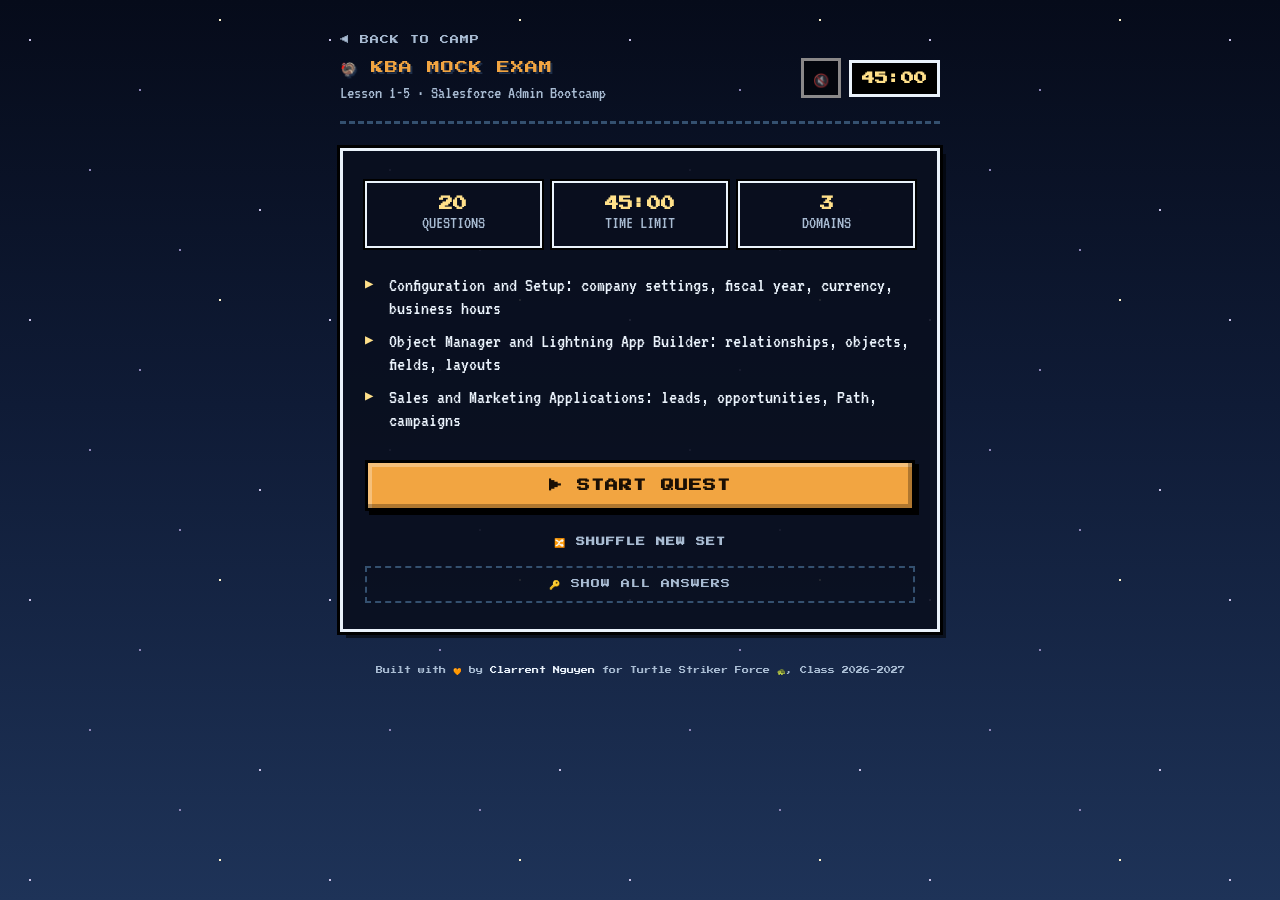
<file: lesson1-5.html>
<!DOCTYPE html>
<html lang="en">
<head>
<meta charset="UTF-8">
<meta name="viewport" content="width=device-width, initial-scale=1, viewport-fit=cover">
<title>🦃 KBA Lesson 1-5 Mock Exam</title>
<link rel="preconnect" href="https://fonts.googleapis.com">
<link rel="preconnect" href="https://fonts.gstatic.com" crossorigin>
<link href="https://fonts.googleapis.com/css2?family=Mountains+of+Christmas&family=Manrope:wght@400;500;600;700;800&family=JetBrains+Mono:wght@400;500;700&display=swap" rel="stylesheet">
<style>
  :root {
    --ink: #14201A;
    --ink-soft: #5B6F62;
    --bg: #F5F7EE;
    --panel: #FFFFFF;
    --border: #DCE6D2;
    --accent: #2F8F4E;
    --accent-2: #7CB518;
    --accent-soft: #E8F3E1;
    --good: #2F8F4E;
    --good-bg: #E7F5E9;
    --bad: #C2542A;
    --bad-bg: #FBEDE6;
    --shadow: 0 1px 2px rgba(20,32,26,0.05), 0 8px 24px rgba(20,32,26,0.08);
    --mono: 'JetBrains Mono', 'Courier New', monospace;
    --sans: 'Manrope', -apple-system, 'Segoe UI', sans-serif;
  }
  :root:not([data-theme="light"]) {
    @media (prefers-color-scheme: dark) {
      --ink: #E9F1E6;
      --ink-soft: #93A895;
      --bg: #0E1712;
      --panel: #16211A;
      --border: #253326;
      --accent: #6BC17E;
      --accent-2: #A3D65C;
      --accent-soft: #1C2C1F;
      --good: #6BC17E;
      --good-bg: #17281B;
      --bad: #E08857;
      --bad-bg: #2E1E14;
      --shadow: 0 1px 2px rgba(0,0,0,0.3), 0 12px 32px rgba(0,0,0,0.35);
    }
  }
  :root[data-theme="dark"] {
    --ink: #E9F1E6;
    --ink-soft: #93A895;
    --bg: #0E1712;
    --panel: #16211A;
    --border: #253326;
    --accent: #6BC17E;
    --accent-2: #A3D65C;
    --accent-soft: #1C2C1F;
    --good: #6BC17E;
    --good-bg: #17281B;
    --bad: #E08857;
    --bad-bg: #2E1E14;
    --shadow: 0 1px 2px rgba(0,0,0,0.3), 0 12px 32px rgba(0,0,0,0.35);
  }
  * { box-sizing: border-box; }
  html, body { height: 100%; margin: 0; }
  body {
    background: var(--bg);
    color: var(--ink);
    font-family: var(--sans);
    padding-top: env(safe-area-inset-top, 0px);
    padding-bottom: env(safe-area-inset-bottom, 0px);
    min-height: 100%;
    display: flex;
    justify-content: center;
    -webkit-font-smoothing: antialiased;
  }
  .wrap { width: 100%; max-width: 640px; padding: 28px 20px 40px; position: relative; }
  .top-strip {
    display: flex; align-items: center; justify-content: space-between;
    padding-bottom: 18px; margin-bottom: 24px;
  }
  .brand { font-weight: 800; font-size: 17px; letter-spacing: -0.01em; display: flex; align-items: center; gap: 8px; }
  .brand small { display: block; font-weight: 500; font-size: 12px; color: var(--ink-soft); margin-top: 2px; }
  .clock { font-family: var(--mono); font-size: 20px; font-weight: 700; color: var(--accent); white-space: nowrap; background: var(--accent-soft); padding: 6px 12px; border-radius: 10px; }
  .clock.low { color: var(--bad); background: var(--bad-bg); }

  .card { background: var(--panel); border: 1px solid var(--border); border-radius: 20px; padding: 32px; box-shadow: var(--shadow); }
  h1.hero { font-weight: 800; font-size: 30px; letter-spacing: -0.02em; line-height: 1.2; margin: 0 0 22px; }
  .meta-row { display: grid; grid-template-columns: repeat(3, 1fr); gap: 10px; margin-bottom: 26px; }
  .meta-cell { background: var(--bg); border: 1px solid var(--border); border-radius: 14px; padding: 14px 10px; text-align: center; }
  .meta-cell .num { font-family: var(--mono); font-weight: 700; font-size: 20px; display: block; color: var(--accent); }
  .meta-cell .lbl { font-size: 11px; color: var(--ink-soft); margin-top: 3px; display: block; font-weight: 500; }
  .domains { list-style: none; padding: 0; margin: 0 0 28px; display: flex; flex-direction: column; gap: 10px; }
  .domains li { font-size: 13.5px; color: var(--ink-soft); line-height: 1.5; padding-left: 22px; position: relative; }
  .domains li::before { content: "→"; position: absolute; left: 0; color: var(--accent); font-weight: 700; }
  button { font-family: var(--sans); cursor: pointer; border: none; }
  .btn-primary {
    background: linear-gradient(135deg, var(--accent), var(--accent-2));
    color: #fff; font-weight: 700; font-size: 15px; padding: 15px 26px; border-radius: 14px; width: 100%;
    transition: transform 0.12s ease, box-shadow 0.12s ease; box-shadow: 0 4px 14px rgba(47,143,78,0.28);
  }
  .btn-primary:hover { transform: translateY(-1px); box-shadow: 0 6px 18px rgba(47,143,78,0.36); }
  .btn-primary:focus-visible, .opt:focus-visible, .btn-ghost:focus-visible, .btn-secondary:focus-visible, .btn-next:focus-visible { outline: 2px solid var(--accent); outline-offset: 2px; }
  .btn-ghost { background: none; color: var(--ink-soft); font-size: 13.5px; font-weight: 600; padding: 12px 0; margin-top: 8px; width: 100%; }
  .btn-ghost:hover { color: var(--accent); }

  .progress-track { height: 6px; background: var(--border); margin-bottom: 24px; border-radius: 999px; overflow: hidden; }
  .progress-fill { height: 100%; background: linear-gradient(90deg, var(--accent), var(--accent-2)); transition: width 0.3s ease; border-radius: 999px; }
  .q-meta { font-family: var(--mono); font-size: 11.5px; color: var(--ink-soft); text-transform: uppercase; letter-spacing: 0.06em; margin-bottom: 12px; font-weight: 600; }
  .q-text { font-weight: 700; font-size: 20px; letter-spacing: -0.01em; line-height: 1.4; margin: 0 0 22px; }
  .opt-list { display: flex; flex-direction: column; gap: 10px; margin-bottom: 26px; }
  .opt {
    display: flex; align-items: flex-start; gap: 12px; text-align: left;
    background: var(--panel); border: 1.5px solid var(--border);
    padding: 14px 16px; font-size: 14.5px; line-height: 1.5; color: var(--ink); border-radius: 14px;
    transition: border-color 0.12s ease, background 0.12s ease, transform 0.12s ease;
    cursor: pointer; user-select: none; -webkit-user-select: none;
  }
  .opt:hover { border-color: var(--accent); transform: translateY(-1px); }
  .opt .tag {
    font-family: var(--mono); font-weight: 700; font-size: 12px; color: var(--ink-soft); flex-shrink: 0;
    width: 22px; height: 22px; border-radius: 7px; background: var(--bg); display: flex; align-items: center; justify-content: center;
  }
  .opt.selected { border-color: var(--accent); background: var(--accent-soft); }
  .opt.selected .tag { color: #fff; background: var(--accent); }

  .nav-row { display: flex; justify-content: space-between; align-items: center; gap: 12px; }
  .btn-secondary { background: var(--panel); color: var(--ink); border: 1.5px solid var(--border); padding: 12px 20px; font-size: 14px; font-weight: 700; border-radius: 12px; }
  .btn-secondary:hover { border-color: var(--accent); color: var(--accent); }
  .btn-secondary:disabled { opacity: 0.35; cursor: default; }
  .btn-next { background: var(--ink); color: var(--bg); padding: 12px 24px; font-size: 14px; font-weight: 700; border-radius: 12px; }
  .btn-next:hover { opacity: 0.85; }
  .btn-next:disabled { opacity: 0.35; cursor: default; }

  .score-wrap { text-align: center; padding: 6px 0 4px; position: relative; }
  .score-emoji { font-size: 40px; margin-bottom: 6px; line-height: 1; }
  .score-num { font-weight: 800; font-size: 54px; letter-spacing: -0.02em; line-height: 1; margin: 4px 0 6px; }
  .score-pct { font-family: var(--mono); font-size: 14px; color: var(--ink-soft); margin-bottom: 8px; font-weight: 600; }
  .score-verdict { font-size: 15px; color: var(--ink-soft); margin-bottom: 26px; font-weight: 500; }

  .breakdown { text-align: left; margin: 0 0 26px; background: var(--bg); border: 1px solid var(--border); border-radius: 16px; padding: 18px; }
  .breakdown-title { font-family: var(--mono); font-size: 10.5px; text-transform: uppercase; letter-spacing: 0.07em; color: var(--ink-soft); margin-bottom: 14px; font-weight: 700; }
  .bd-row { margin-bottom: 14px; }
  .bd-row:last-child { margin-bottom: 0; }
  .bd-head { display: flex; justify-content: space-between; align-items: baseline; font-size: 13px; margin-bottom: 6px; }
  .bd-head .name { font-weight: 700; }
  .bd-head .frac { font-family: var(--mono); color: var(--ink-soft); font-weight: 600; }
  .bd-tag { font-size: 10px; font-weight: 700; text-transform: uppercase; letter-spacing: 0.04em; padding: 3px 8px; border-radius: 999px; margin-left: 8px; }
  .bd-tag.strong { color: var(--good); background: var(--good-bg); }
  .bd-tag.weak { color: var(--bad); background: var(--bad-bg); }
  .bd-tag.mid { color: var(--accent); background: var(--accent-soft); }
  .bd-bar-track { height: 6px; background: var(--border); border-radius: 999px; overflow: hidden; }
  .bd-bar-fill { height: 100%; border-radius: 999px; }

  .btn-row { display: flex; gap: 10px; margin-bottom: 6px; }
  .btn-row button { flex: 1; }

  .review-list { margin-top: 20px; }
  .review-item { background: var(--panel); border: 1px solid var(--border); border-radius: 16px; padding: 18px; margin-bottom: 12px; }
  .review-head { display: flex; align-items: baseline; gap: 10px; margin-bottom: 10px; flex-wrap: wrap; }
  .review-num { font-family: var(--mono); font-size: 11.5px; color: var(--ink-soft); font-weight: 600; }
  .review-status { font-size: 11.5px; font-weight: 700; text-transform: uppercase; letter-spacing: 0.05em; display: flex; align-items: center; gap: 4px; }
  .review-status.good { color: var(--good); }
  .review-status.bad { color: var(--bad); }
  .review-domain { font-size: 11px; color: var(--ink-soft); margin-left: auto; font-weight: 500; }
  .review-q { font-weight: 700; font-size: 15.5px; margin: 0 0 12px; line-height: 1.4; }
  .review-line { font-size: 13.5px; line-height: 1.6; margin: 4px 0; }
  .review-line .lbl { color: var(--ink-soft); }
  .review-line.your-wrong { color: var(--bad); }
  .review-line.your-right { color: var(--good); }
  .review-note { font-size: 12.5px; color: var(--ink-soft); line-height: 1.5; margin: 4px 0; padding-left: 2px; }
  .review-why { font-size: 13.5px; color: var(--ink-soft); line-height: 1.6; margin-top: 10px; padding-top: 10px; border-top: 1px dashed var(--border); }
  .review-source { font-size: 11.5px; color: var(--accent); margin-top: 10px; font-weight: 700; }

  .credit {
    text-align: center; font-size: 12px; color: var(--ink-soft); margin-top: 32px; opacity: 0.75;
  }
  .credit span { font-weight: 600; }

  #fx-canvas { position: fixed; inset: 0; pointer-events: none; z-index: 999; display: none; }

  .hidden { display: none !important; }

  @media (max-width: 480px) {
    h1.hero { font-size: 25px; }
    .q-text { font-size: 17px; }
    .meta-cell .num { font-size: 17px; }
    .wrap { padding: 20px 14px 36px; }
    .card { padding: 22px; border-radius: 16px; }
    .score-num { font-size: 42px; }
  }

  /* ===== Winter Thanksgiving theme ===== */
  :root {
    --ink: #2A1636;
    --ink-soft: #6E5A78;
    --bg: #FBF3E6;
    --panel: #FFFFFF;
    --border: #EAD9C4;
    --accent: #C2510A;
    --accent-2: #7B3FC4;
    --accent-soft: #FCE7D3;
    --good: #2F8A3E;
    --good-bg: #E6F4E3;
    --bad: #B3261E;
    --bad-bg: #FBE4E1;
    --on-accent: #FFFFFF;
    --glow: rgba(194,81,10,0.30);
    --moon: rgba(255,214,140,0.55);
    --spooky: 'Mountains of Christmas', 'Manrope', cursive;
    --shadow: 0 1px 2px rgba(42,22,54,0.06), 0 8px 24px rgba(42,22,54,0.10);
  }
  :root:not([data-theme="light"]) {
    @media (prefers-color-scheme: dark) {
      --ink: #F5EDE0;
      --ink-soft: #B5A3C4;
      --bg: #120C1A;
      --panel: #1D1428;
      --border: #34264A;
      --accent: #FF8A1F;
      --accent-2: #A86BFF;
      --accent-soft: #2E1E2A;
      --good: #7FDB5A;
      --good-bg: #18291A;
      --bad: #FF6B6B;
      --bad-bg: #3A1620;
      --on-accent: #1A0F05;
      --glow: rgba(255,138,31,0.35);
      --moon: rgba(255,214,140,0.22);
      --shadow: 0 1px 2px rgba(0,0,0,0.4), 0 12px 32px rgba(0,0,0,0.45);
    }
  }
  :root[data-theme="dark"] {
    --ink: #F5EDE0;
    --ink-soft: #B5A3C4;
    --bg: #120C1A;
    --panel: #1D1428;
    --border: #34264A;
    --accent: #FF8A1F;
    --accent-2: #A86BFF;
    --accent-soft: #2E1E2A;
    --good: #7FDB5A;
    --good-bg: #18291A;
    --bad: #FF6B6B;
    --bad-bg: #3A1620;
    --on-accent: #1A0F05;
    --glow: rgba(255,138,31,0.35);
    --moon: rgba(255,214,140,0.22);
    --shadow: 0 1px 2px rgba(0,0,0,0.4), 0 12px 32px rgba(0,0,0,0.45);
  }
  body {
    background:
      radial-gradient(circle at 88% 6%, var(--moon) 0, transparent 160px),
      radial-gradient(ellipse at 50% 110%, var(--glow) 0, transparent 60%),
      var(--bg);
    background-attachment: fixed;
  }
  .btn-primary { color: var(--on-accent) !important; box-shadow: 0 4px 14px var(--glow) !important; }
  .btn-primary:hover { box-shadow: 0 6px 18px var(--glow) !important; }
  .opt.selected .tag { color: var(--on-accent) !important; }
  h1, .brand, .score-num { font-family: var(--spooky); font-weight: 400; letter-spacing: 0.03em; }
  h1 { font-size: 34px; color: var(--accent); }
  .brand { font-size: 21px; color: var(--accent); white-space: nowrap; }
  .brand small { white-space: normal; }
  .brand small { font-family: var(--sans); letter-spacing: 0; }
  .score-num { color: var(--accent); }
  .wrap { position: relative; z-index: 1; }
  .bats { position: fixed; inset: 0; pointer-events: none; z-index: 0; overflow: hidden; }
  .bats span { position: absolute; font-size: 22px; opacity: 0.55; animation: flap 14s ease-in-out infinite; }
  .bats span:nth-child(1) { top: 8%; left: 6%; animation-duration: 16s; }
  .bats span:nth-child(2) { top: 18%; left: 78%; font-size: 16px; animation-delay: -4s; }
  .bats span:nth-child(3) { top: 62%; left: 4%; font-size: 18px; animation-delay: -8s; }
  .bats span:nth-child(4) { top: 82%; left: 86%; animation-duration: 18s; animation-delay: -2s; }
  .bats span:nth-child(5) { top: 40%; left: 92%; font-size: 14px; animation-delay: -11s; }
  @keyframes flap {
    0%, 100% { transform: translate(0, 0) rotate(-6deg); }
    50% { transform: translate(18px, -22px) rotate(6deg); }
  }
  @media (prefers-reduced-motion: reduce) { .bats span { animation: none; } }
</style>
<link href="https://fonts.googleapis.com/css2?family=Press+Start+2P&family=VT323&display=swap" rel="stylesheet">
<link rel="stylesheet" href="retro.css?v=11">
</head>
<body>
<div class="bats" aria-hidden="true"><span>❄️</span><span>❄️</span><span>🍂</span><span>❄️</span><span>⛄</span></div>
<canvas id="fx-canvas"></canvas>
<div class="wrap">

  <div class="top-strip">
    <div class="brand">🦃 KBA Mock Exam<small>Lesson 1-5 &middot; Salesforce Admin Bootcamp</small></div>
    <div class="clock" id="clock">45:00</div>
  </div>

  <div id="screen-start" class="card">
    <div class="meta-row" style="margin-top: 4px;">
      <div class="meta-cell"><span class="num">20</span><span class="lbl">Questions</span></div>
      <div class="meta-cell"><span class="num">45:00</span><span class="lbl">Time limit</span></div>
      <div class="meta-cell"><span class="num">3</span><span class="lbl">Domains</span></div>
    </div>

    <ul class="domains">
      <li>Configuration and Setup: company settings, fiscal year, currency, business hours</li>
      <li>Object Manager and Lightning App Builder: relationships, objects, fields, layouts</li>
      <li>Sales and Marketing Applications: leads, opportunities, Path, campaigns</li>
    </ul>

    <button class="btn-primary" id="btn-start">▶ START QUEST</button>
    <button class="btn-ghost" id="btn-reshuffle">🔀 SHUFFLE NEW SET</button>
  </div>

  <div id="screen-quiz" class="hidden">
    <div class="progress-track"><div class="progress-fill" id="progress-fill"></div></div>
    <div class="q-meta" id="q-meta">Question 1 of 20 &middot; Configuration and Setup</div>
    <h2 class="q-text" id="q-text"></h2>
    <div class="opt-list" id="opt-list"></div>
    <div class="nav-row">
      <button class="btn-secondary" id="btn-prev">◀ BACK</button>
      <button class="btn-next" id="btn-next" disabled>NEXT ▶</button>
    </div>
  </div>

  <div id="screen-results" class="hidden">
    <div class="card score-wrap">
      <div class="score-emoji" id="score-emoji">🦃</div>
      <div class="q-meta" style="text-align:center;">RESULTS</div>
      <div class="score-num" id="score-num">0 / 20</div>
      <div class="score-pct" id="score-pct">0%</div>
      <div class="score-verdict" id="score-verdict"></div>

      <div class="breakdown" id="breakdown">
        <div class="breakdown-title">📊 By domain</div>
        <div id="breakdown-rows"></div>
      </div>

      <div class="btn-row">
        <button class="btn-secondary" id="btn-review">📖 REVIEW</button>
        <button class="btn-next" id="btn-retake">🔁 CONTINUE? RETAKE</button>
      </div>
    </div>
    <div id="review-list" class="review-list"></div>
  </div>

  <div class="credit">Built with 🧡 by <span>Clarrent Nguyen</span> for Turtle Striker Force 🐢, Class 2026-2027</div>

</div>

<script>
(function() {
  const CFG = "Configuration and Setup";
  const OBJ = "Object Manager and Lightning App Builder";
  const SLM = "Sales and Marketing Applications";

  const BANK = [
    { domain: CFG, source: "Learn About Regional Settings",
      q: "What determines when a case actually gets flagged as overdue for escalation?",
      opts: ["Business Hours, tied directly to Escalation Rules", "Fiscal Year settings", "Default Locale", "Holidays alone, with no other setting involved"],
      notes: ["Business Hours defines the operational time window Escalation Rules measure elapsed time against.", "Fiscal Year sets the org's reporting and forecasting period, it has nothing to do with case timing.", "Default Locale controls date, number, and address display formatting, not timing logic.", "Holidays only pause escalation on specific dates, they don't define the operating window on their own."],
      correct: 0,
      why: "Escalation Rules calculate elapsed time using the org's Business Hours window, not plain clock time. Holidays are a related setting that pauses escalation on specific dates, but Business Hours is the core driver." },

    { domain: CFG, source: "Day 3, Lesson 601.2 - Salesforce Basics.pptx",
      q: "What happens once Custom Fiscal Year is activated for an org?",
      opts: ["It can be deactivated at any time with no consequence", "It cannot be deactivated, and enabling it deletes existing forecasts", "It automatically reverts to Standard after one fiscal year", "Nothing changes until an admin manually applies it"],
      notes: ["Incorrect, per the instructor's slides this is explicitly a one-way, permanent activation.", "Correct, this is stated directly: once activated, you CANNOT deactivate Custom Fiscal Year, and enabling it deletes existing forecasts.", "There's no automatic revert built into this feature.", "Activation takes effect immediately, it isn't a staged or optional rollout."],
      correct: 1,
      why: "Per the instructor's slides: once Custom Fiscal Year is activated, you CANNOT deactivate it, and enabling it deletes existing forecasts. Standard Fiscal Year follows the Gregorian calendar and can start on the 1st of any month; Custom is needed when the fiscal year doesn't start on the 1st of a month, or for 13-week-quarter (4-4-5) structures." },

    { domain: CFG, source: "Learn About Regional Settings / Navigate Setup",
      q: "Where do you set the org's Default Locale, Default Currency, and Default Time Zone?",
      opts: ["Object Manager", "Setup > Fiscal Year", "Setup > Company Information", "Setup > Login Access Policies"],
      notes: ["Object Manager is where you view and customize standard and custom objects, not org-wide defaults.", "Fiscal Year is a separate dedicated page just for reporting and forecasting periods.", "Company Information is the central page holding org-wide address, locale, currency, storage, and license info.", "Login Access Policies controls whether admins can log in as other users for support/testing."],
      correct: 2,
      why: "Company Information is the central page for org-wide defaults, address, licensing, and storage usage." },

    { domain: CFG, source: "Learn About Regional Settings",
      q: "A rep in a different region wants their own dates and numbers formatted correctly without changing anything for the rest of the company. What should they do?",
      opts: ["Ask the admin to change the org default locale", "Change their own personal Locale in their user Settings", "Request a new custom profile", "Nothing, this isn't possible"],
      notes: ["Changing the org default would affect every single user, not just this one person, the opposite of what's needed.", "Personal Locale settings exist specifically to let one user override formatting for themselves only.", "A profile change affects permissions and access, not personal date or number formatting.", "Personal overrides are explicitly supported in Salesforce, so this isn't accurate."],
      correct: 1,
      why: "Personal locale, language, and time zone overrides are scoped to that one user and never touch the company-wide default or anyone else's settings." },

    { domain: CFG, source: "Discover Multiple Currency Settings",
      q: "Once Multiple Currencies is activated for an org, what happens if an admin tries to turn it back off?",
      opts: ["It can be disabled at any time", "It cannot be turned off once activated", "Only the corporate currency can be deactivated", "It auto-disables after 90 days of inactivity"],
      notes: ["This is not accurate, multi-currency activation is permanent.", "This is the correct, and heavily tested, behavior.", "Actually the corporate currency is the one currency that can never be deactivated, the opposite of this claim.", "There's no such auto-expiration behavior in Salesforce."],
      correct: 1,
      why: "Activating multi-currency is a one-way door. This is one of the most commonly tested facts about currency management." },

    { domain: CFG, source: "Discover Multiple Currency Settings",
      q: "Under standard (non-Advanced) currency management, what happens when you edit a conversion rate?",
      opts: ["Only new records use the new rate going forward", "All existing amounts in that currency instantly recalculate using the new rate, with no history kept", "Rates cannot be edited once set", "Only closed opportunities are affected"],
      notes: ["This describes what Advanced Currency Management does for opportunities, not the standard default behavior.", "This is the correct, retroactive default behavior.", "Conversion rates absolutely can be edited any time under standard currency management.", "It's actually the opposite, closed opportunities are what Advanced Currency Management protects from this recalculation."],
      correct: 1,
      why: "This retroactive, no-history behavior is exactly why Advanced Currency Management exists, to let opportunities keep the rate that was active when they closed." },

    { domain: CFG, source: "Day 3, Lesson 601.2 - Salesforce Basics.pptx (Knowledge Check)",
      q: "Sales reps in an org need to record opportunities in both USD and EUR. How can a Salesforce admin accomplish this?",
      opts: ["Enable multiple currencies in Company Information, then add and activate EUR on the Manage Currencies page", "Grant a 'Multiple Currencies' permission set to the sales reps", "It is not possible to use multiple currencies in Salesforce", "Have each rep manually type a currency symbol into the Amount field"],
      notes: ["Correct, both steps are required together: enable the feature org-wide, then add and activate the specific currency.", "There's no such thing as a 'Multiple Currencies' permission set, currency access doesn't work through permission sets.", "This is false, multi-currency is a real, supported Salesforce feature.", "Typing a symbol into a number field doesn't create real currency support, values wouldn't convert or report correctly."],
      correct: 0,
      why: "Enabling multi-currency (Company Information) and then adding/activating the specific currency (Manage Currencies page) are both required steps before reps can record amounts in that currency." },

    { domain: CFG, source: "Day 3, Lesson 601.2 - Salesforce Basics.pptx (Knowledge Check)",
      q: "An org has recently enabled multiple currencies, and additional currencies were added and activated. What will users experience when they create a new Opportunity record?",
      opts: ["Users will be able to create opportunities in any active currency", "Users will be able to create opportunities only in the corporate currency", "Users will be able to create opportunities only in their own personal default currency", "Users will be able to create opportunities in any currency, active or inactive"],
      notes: ["Correct, once a currency is active org-wide, any user can pick it when creating a record.", "Users aren't restricted to just the corporate currency once other currencies are active.", "Users aren't locked to only their personal default either, that's just their own display default.", "Inactive currencies can't be used for new records, only active ones."],
      correct: 0,
      why: "Once currencies are activated, users can select from any active currency when creating a record, not just the corporate currency or their own personal default." },

    { domain: CFG, source: "Day 3, Lesson 601.2 - Salesforce Basics.pptx (Knowledge Check)",
      q: "A Salesforce Administrator is considering changing the default company locale. What should they know about this change?",
      opts: ["The company locale is set as the default for new users, but any user can change their own personal locale setting", "The company locale applies to all users and can never be changed by anyone", "Only the administrator can ever change any user's locale", "The company locale isn't a default at all, users must manually set locale on first login"],
      notes: ["Correct, the org default only sets the starting point for new users, each user can independently change their own personal locale afterward.", "This contradicts the fact that personal overrides are supported.", "Users can change their own personal locale themselves, it isn't admin-only.", "There is a real company default, it just isn't permanently locked for every user."],
      correct: 0,
      why: "The company/org default locale applies to new users initially, but each user can override it with their own personal locale setting without affecting anyone else or the company default." },

    { domain: CFG, source: "Day 3, Lesson 601.2 - Salesforce Basics.pptx (Knowledge Check)",
      q: "What are valid reasons for using a Custom Fiscal Year instead of Standard?",
      opts: ["The fiscal year doesn't start on the first day of a month, or the org uses 13-week fiscal quarters made of three 4-4-5 week periods", "The organization wants to follow the Gregorian calendar", "The fiscal year simply doesn't start in January", "The organization has fewer than 12 months of financial history"],
      notes: ["Correct, these are the two specific scenarios named as valid reasons for Custom Fiscal Year.", "Following the Gregorian calendar describes Standard Fiscal Year, not a reason to go Custom.", "Standard Fiscal Year can already start on the 1st of any month, so not starting in January alone doesn't require Custom.", "Amount of financial history isn't a factor in choosing fiscal year type."],
      correct: 0,
      why: "Custom Fiscal Year exists for two specific scenarios: when the fiscal year doesn't start on the 1st of a month, or when using a 13-week-quarter 4-4-5 structure. Standard Fiscal Year already supports starting on the 1st of any month, so that alone doesn't require Custom." },

    { domain: CFG, source: "Day 3, Lesson 601.2 - Salesforce Basics.pptx (Knowledge Check)",
      q: "Where can an administrator change the organization's default time zone?",
      opts: ["Company Information", "Profile Settings", "Business Hours", "Local Settings"],
      notes: ["Correct, Default Time Zone is set on the Company Information page and controls all record timestamps org-wide.", "Profile Settings governs permissions and access, not org-wide time zone defaults.", "Business Hours defines support availability windows, a separate setting from the org's default time zone.", "'Local Settings' isn't an actual Salesforce settings page."],
      correct: 0,
      why: "The org's Default Time Zone, which controls all record timestamps and what the system treats as 'now', is set on the Company Information page." },

    { domain: CFG, source: "Day 3, Lesson 601.2 - Salesforce Basics.pptx",
      q: "In a multi-currency org, what's the difference between Record Currency and Converted Currency?",
      opts: ["Record Currency is the currency a specific record is actually stored in; Converted Currency is that value displayed in a viewing user's own currency based on exchange rates", "They're the same thing, just different names for it", "Record Currency only applies to Leads, Converted Currency only applies to Opportunities", "Converted Currency is set once and never changes, Record Currency updates automatically"],
      notes: ["Correct, this distinguishes the currency a record is actually saved in from the on-the-fly converted display value shown to a specific viewer.", "These are two distinct concepts on the currency model, not synonyms.", "Both concepts apply broadly across currency-enabled objects, not restricted to just Leads or just Opportunities.", "This reverses the actual behavior, Converted Currency is the one that's calculated dynamically based on current exchange rates."],
      correct: 0,
      why: "Record Currency is the actual currency a record (like an Opportunity) is stored in. Converted Currency is a display-only value showing what that amount equals in the viewing user's own currency, calculated using exchange rates." },

    { domain: OBJ, source: "Day 3, Lesson 601.2 - Salesforce Basics.pptx",
      q: "Which relationship type cascade-deletes the child record when the parent is deleted?",
      opts: ["Lookup", "Master-Detail", "Many-to-Many", "None, cascade delete never happens automatically"],
      notes: ["Lookup relationships are independent, deleting the parent leaves the child record untouched.", "Master-Detail is the tightly coupled relationship where this cascade behavior is correct.", "Many-to-Many isn't a relationship type on its own, it's an outcome built using two Master-Detail relationships via a junction object.", "Cascade delete does happen automatically on Master-Detail, so this is incorrect."],
      correct: 1,
      why: "Master-Detail is a tightly coupled relationship: the child cannot exist without the parent and is deleted along with it." },

    { domain: OBJ, source: "Day 3, Lesson 601.2 - Salesforce Basics.pptx",
      q: "What is the maximum number of Master-Detail relationships a custom object can have?",
      opts: ["1", "2", "5", "25"],
      notes: [],
      correct: 1,
      why: "A custom object can have at most 2 Master-Detail relationships, which is exactly why a true many-to-many junction object needs two separate Master-Detail fields, one to each parent." },

    { domain: OBJ, source: "Day 3, Lesson 601.2 - Salesforce Basics.pptx",
      q: "In a Master-Detail relationship, what happens to the detail record's ownership and security?",
      opts: ["It inherits both ownership and security from the master record", "It has fully independent ownership and security", "It inherits ownership but sets its own independent security", "Ownership and security are set manually on every detail record"],
      notes: ["Correct, this is a defining trait of Master-Detail, per the instructor's comparison table.", "This describes Lookup relationships instead, which keep ownership and security fully independent.", "Master-Detail inherits both together, not just one of the two.", "Ownership and security are automatically inherited, not manually configured per record."],
      correct: 0,
      why: "A Master-Detail relationship means the detail record inherits BOTH its owner and its security settings from the master record. Lookup relationships keep ownership and security fully independent instead." },

    { domain: OBJ, source: "Day 3, Lesson 601.2 - Salesforce Basics.pptx",
      q: "What happens to a Lookup relationship's child record when its parent record is deleted?",
      opts: ["Nothing by default, the child record is unaffected and remains in the system", "It's automatically deleted along with the parent", "It becomes read-only", "It's automatically reassigned to the admin"],
      notes: ["Correct, per the comparison table, deleting the parent does not delete the child in a Lookup relationship.", "This describes Master-Detail cascade delete, the opposite behavior.", "Lookup deletion doesn't lock the child record, it stays fully editable.", "Ownership doesn't change automatically when a lookup parent is deleted."],
      correct: 0,
      why: "Deleting a parent in a Lookup relationship does not delete the child record, they remain independent. This is the opposite of Master-Detail, where deleting the master cascades and deletes all detail records." },

    { domain: OBJ, source: "Day 3, Lesson 601.2 - Salesforce Basics.pptx",
      q: "Can a standard object (like Account or Contact) be the detail side of a Master-Detail relationship?",
      opts: ["No, standard objects cannot be the detail in a master-detail relationship", "Yes, any standard object can be a detail record", "Only Account and Contact specifically can be details", "Yes, but only if Person Accounts are enabled"],
      notes: ["Correct, this restriction is stated directly in the instructor's slides.", "Standard objects are restricted from the detail side entirely, not permitted broadly.", "There's no special exception carved out for Account or Contact specifically.", "Enabling Person Accounts doesn't change this restriction on standard objects."],
      correct: 0,
      why: "Standard objects cannot be the detail (child) in a master-detail relationship. Only custom objects can sit on the detail side." },

    { domain: OBJ, source: "Day 3, Lesson 601.2 - Salesforce Basics.pptx",
      q: "If a Master-Detail relationship field is deleted from an object, what happens to that relationship?",
      opts: ["It automatically converts to a Lookup relationship", "All child records are permanently deleted immediately", "The object becomes unusable until rebuilt", "Nothing changes, it stays Master-Detail with no field"],
      notes: ["Correct, per the instructor's slides, this conversion happens automatically.", "Deleting the relationship field doesn't delete the actual child records themselves.", "The object and its records remain fully usable, they just lose the master-detail behavior.", "The relationship type does change, it doesn't just sit undefined."],
      correct: 0,
      why: "Deleting a master-detail relationship field converts that relationship to a lookup relationship, rather than destroying data or leaving the field type undefined." },

    { domain: OBJ, source: "Day 3, Lesson 601.2 - Salesforce Basics.pptx (Knowledge Check)",
      q: "Which of the following is a characteristic of a Master-Detail relationship?",
      opts: ["Deleting the master record deletes the detail record", "The detail record can exist without the master", "The relationship is always optional", "The detail record is the parent in the relationship"],
      notes: ["Correct, cascade delete is a defining trait of Master-Detail.", "The detail can never exist without the master, this is the opposite of Master-Detail behavior.", "The relationship field is required, not optional, in Master-Detail.", "The detail is the child, not the parent, in this relationship."],
      correct: 0,
      why: "Cascade delete is a defining trait of Master-Detail: deleting the master always deletes its detail records. The detail can never exist independently, the relationship is required, and the detail is the child, not the parent." },

    { domain: OBJ, source: "Day 3, Lesson 601.2 - Salesforce Basics.pptx (Knowledge Check)",
      q: "Which of the following are valid capabilities of a Lookup relationship but NOT a Master-Detail relationship?",
      opts: ["The lookup field doesn't need to be required on the page layout, and the related record can have a different owner than the parent", "Roll-up summary fields can be added to the parent object", "When the parent record is deleted, the child record is always deleted too", "The child record inherits the parent's security settings"],
      notes: ["Correct, these are two capabilities unique to Lookup, an optional (not required) field and independent ownership.", "Roll-up summary fields are a Master-Detail-only capability, not available on plain Lookup relationships.", "Cascade delete on parent removal is Master-Detail behavior, not Lookup.", "Inherited security is also a Master-Detail trait, Lookup keeps security independent."],
      correct: 0,
      why: "Lookup relationships allow an optional (not required) relationship field and fully independent record ownership, capabilities Master-Detail doesn't have. Roll-up summaries, cascade delete, and inherited security are all Master-Detail-specific behaviors instead." },

    { domain: OBJ, source: "Day 3, Lesson 601.2 - Salesforce Basics.pptx",
      q: "What can you do directly within Schema Builder?",
      opts: ["Visually create and modify objects, fields, and relationships by dragging and dropping", "Only view relationships, with no ability to create anything", "Edit Apex code directly", "Manage user login access"],
      notes: ["Correct, Schema Builder supports full drag-and-drop creation and editing.", "Schema Builder is interactive, not read-only, you can add new objects/fields/relationships directly in it.", "Schema Builder is a declarative visual tool, it doesn't edit Apex code.", "User login access is managed elsewhere in Setup, not through Schema Builder."],
      correct: 0,
      why: "Schema Builder is a visual, drag-and-drop tool for creating and modifying objects, fields, and relationships, and it also lets you view page layouts for selected objects." },

    { domain: OBJ, source: "Day 3, Lesson 601.2 Salesforce Basics (KBA review guide)",
      q: "Which relationship type allows a child record to exist even with no related parent record?",
      opts: ["Master-Detail", "Lookup", "Junction only", "Roll-up relationship"],
      notes: ["Master-Detail requires the parent field, the child cannot exist without it.", "Lookup relationships are optional and independent, this is the correct answer.", "A junction object is built from two Master-Detail relationships, so it inherits the required-parent behavior, not independence.", "Roll-up isn't a relationship type, it's a field type that aggregates child data onto a Master-Detail parent."],
      correct: 1,
      why: "Lookup relationships are optional and independent, the parent field on the child is not required." },

    { domain: OBJ, source: "Day 3, Lesson 601.2 Salesforce Basics (KBA review guide)",
      q: "What creates a many-to-many relationship between two objects in Salesforce?",
      opts: ["A single Lookup field", "A Junction Object using two Master-Detail relationships", "A Record Type", "A Page Layout assignment"],
      notes: ["A single Lookup only creates a one-to-many relationship, not many-to-many.", "This is the correct mechanism, a junction object sits in the middle with a Master-Detail relationship to each side.", "Record Types control picklist values and layouts per profile, unrelated to relationship structure.", "Page Layouts control which fields and related lists display, they don't define relationships between objects."],
      correct: 1,
      why: "A junction object sits in the middle with a Master-Detail relationship to each of the two objects it connects, enabling true many-to-many data and rollups to both sides." },

    { domain: OBJ, source: "Unlock Business Success with Salesforce Data Platform / Store Information About Your Customers",
      q: "Which standard object represents a company you do business with?",
      opts: ["Contact", "Lead", "Account", "Opportunity"],
      notes: ["Contact is the individual person who works at the company, not the company itself.", "Lead is an early-stage, unqualified prospect, not yet a confirmed business relationship.", "Account is correct, it's the standard object representing the company or organization.", "Opportunity is a specific deal in progress, not the company record itself."],
      correct: 2,
      why: "Account is the standard object for organizations, Contact represents the individual people who work there." },

    { domain: OBJ, source: "Store Information About Your Customers",
      q: "Which standard object represents the individual person who works at that company?",
      opts: ["Contact", "Account", "Lead", "Campaign"],
      notes: ["Contact is correct, it's the person, typically tied to an Account.", "Account represents the company itself, not an individual person.", "A Lead is an unqualified prospect who hasn't been confirmed as tied to a real account relationship yet.", "Campaign is a marketing initiative container, not a person record."],
      correct: 0,
      why: "Contact is the person, typically tied to an Account. An unassociated Contact with no account is a private, hard-to-find record." },

    { domain: OBJ, source: "Unlock Business Success with Salesforce Data Platform",
      q: "What is the correct order when creating a new custom field?",
      opts: ["Add to page layout, then pick data type, then set security", "Pick data type, set field-level security, then decide page layout visibility", "Set security, pick data type, then delete the field", "Create a record type, then the field"],
      notes: [],
      correct: 1,
      why: "Data type comes first since it governs validation and storage, then field-level security controls who can access it, then page layout controls whether it's actually shown." },

    { domain: OBJ, source: "Unlock Business Success with Salesforce Data Platform",
      q: "A field is correctly secured for a profile via field-level security but still isn't visible on the record page. What's the likely cause?",
      opts: ["Field-level security is broken", "The field was never added to that page layout", "The object doesn't support custom fields", "Sharing rules are blocking it"],
      notes: ["Field-level security working correctly is actually stated in the question, so this isn't the cause.", "This is correct, layout visibility is a separate gate from security.", "Every standard and custom object supports custom fields, this isn't a real limitation.", "Sharing rules control record-level access, not whether a specific field shows up on a layout."],
      correct: 1,
      why: "Field-level security and page layout visibility are two separate, independent gates. A field can be fully accessible by security settings and still be invisible if it's missing from the layout." },

    { domain: OBJ, source: "Day 3, Lesson 601.2 Salesforce Basics (KBA review guide)",
      q: "What tool lets you visually map out objects and how they relate to each other?",
      opts: ["Schema Builder", "Path Settings", "Kanban View", "List View Controls"],
      notes: ["Schema Builder is correct, it's the visual, drag-and-drop map of an org's objects and relationships.", "Path Settings is where an admin enables and configures Path, a stage-tracking progress bar on individual records, it has nothing to do with mapping object relationships.", "Kanban View is a drag-and-drop board that organizes a list of records into columns (like Stage), letting you update a record by dragging its card, it's for working records, not visualizing schema.", "List View Controls lets you filter, sort, and pick which fields display in a list view, unrelated to object relationship mapping."],
      correct: 0,
      why: "Schema Builder is the visual, drag-and-drop map of an org's objects and their relationships." },

    { domain: OBJ, source: "Day 3, Lesson 601.2 Salesforce Basics (KBA review guide)",
      q: "What primarily determines which picklist values and page layout a user sees on a record?",
      opts: ["Profile alone", "Record Type", "Sharing Rules", "Login Access Policies"],
      notes: ["Profile matters too (layout assignment is a Profile x Record Type combination), but Profile alone doesn't decide which picklist values show.", "Record Type is correct, it drives which picklist values and business process apply, and pairs with Profile for layout assignment.", "Sharing Rules control which records a user can see, not which fields or picklist values appear on a record they already have access to.", "Login Access Policies controls admin login-as-user behavior, unrelated to layouts or picklists."],
      correct: 1,
      why: "Record Type drives which picklist values and business process apply, and page layout assignment is a Profile x Record Type combination." },

    { domain: OBJ, source: "Day 5, Lesson 601.5 - Accounts, Contacts, and Campaigns.pptx (Knowledge Check)",
      q: "Which two objects are combined into a Person Account?",
      opts: ["Contact and Account", "Lead and Account", "Opportunity and Contact", "Lead and Opportunity"],
      notes: ["Correct, a Person Account merges Account and Contact fields into a single record.", "Lead isn't one of the two objects combined, Lead is a separate, earlier-stage object entirely.", "Opportunity isn't merged into a Person Account, it remains a separate related record.", "Neither Lead nor Opportunity are the two objects combined, this pairs two unrelated objects."],
      correct: 0,
      why: "Person Accounts store information about individual people by combining Account and Contact fields into one record, since a standalone person doesn't need a separate company-style Account plus a separate Contact." },

    { domain: OBJ, source: "Day 5, Lesson 601.5 - Accounts, Contacts, and Campaigns.pptx (Knowledge Check)",
      q: "Which statement is true about Person Accounts?",
      opts: ["Person Accounts can be disabled at any time", "Person Accounts require a related Contact record", "Person Accounts are ideal for businesses with only B2B models", "Person Accounts behave as both Accounts and Contacts"],
      notes: ["Incorrect, enabling Person Accounts is a one-way decision, once turned on it cannot be disabled.", "Incorrect, a Person Account does NOT have a separate related Contact record, the Contact fields are merged directly into the Account.", "Incorrect, Person Accounts are for B2C use cases (individual customers, clients, patients), not B2B.", "Correct, a Person Account behaves as both an Account and a Contact combined into a single record."],
      correct: 3,
      why: "A Person Account holds information that would normally be split across an Account and a Contact, combined into one record that behaves as both." },

    { domain: OBJ, source: "Day 5, Lesson 601.5 - Accounts, Contacts, and Campaigns.pptx",
      q: "What happens once Person Accounts are enabled in an org?",
      opts: ["They can be disabled again at any time", "It's a permanent, one-way decision, they cannot be disabled", "They automatically replace all existing Business Accounts", "They become required for every new customer record"],
      notes: ["Incorrect, this is explicitly a one-way decision per the instructor's slides.", "Correct, organizations must carefully consider this before enabling since it can never be turned back off.", "Enabling Person Accounts does not touch or convert any existing Business Account records.", "Business Accounts remain fully usable alongside Person Accounts, neither becomes mandatory."],
      correct: 1,
      why: "Person Accounts are not an out-of-the-box feature, and organizations must take great consideration before enabling them because once enabled, the feature cannot be disabled." },

    { domain: OBJ, source: "Day 5, Lesson 601.5 - Accounts, Contacts, and Campaigns.pptx",
      q: "Using the grocery store analogy from class, what does the Parent Account in an Account Hierarchy typically represent?",
      opts: ["An individual store location (a subsidiary)", "The headquarters, with individual store locations as subsidiaries", "A single customer contact at one location", "A competitor's account record"],
      notes: ["This describes a child/subsidiary account, not the parent.", "Correct, this is the exact analogy used in class, headquarters as Parent Account, individual locations as subsidiaries underneath it.", "Account Hierarchy relates Account records to each other, it isn't about individual Contact records.", "Competitor tracking is a separate use case for Accounts, unrelated to hierarchy structure."],
      correct: 1,
      why: "Account Hierarchies show how records relate to each other by defining parent accounts and their subsidiaries, like a grocery chain's headquarters (parent) and its individual store locations (subsidiaries)." },

    { domain: OBJ, source: "Day 5, Lesson 601.5 - Accounts, Contacts, and Campaigns.pptx",
      q: "In Contacts to Multiple Accounts, what does a 'Direct' relationship mean?",
      opts: ["The original, primary Account associated with the Contact", "Any additional Account related to the Contact", "An Account the Contact has never worked with", "A duplicate Contact record"],
      notes: ["Correct, Direct (Primary) is the original Account tied to the Contact record.", "This describes an Indirect (Related) relationship, not Direct.", "This doesn't describe either relationship type, both Direct and Indirect involve real, actual working relationships.", "Contacts to Multiple Accounts doesn't create duplicate Contacts, it relates one Contact record to several Accounts."],
      correct: 0,
      why: "Direct (Primary) is the original Account associated with the Contact; Indirect (Related) refers to any additional Accounts the same Contact is also related to." },

    { domain: SLM, source: "Day 4, Lesson 601.3 - Leads and Opportunities.pptx (Knowledge Check)",
      q: "What is created when a Lead's status is changed to converted?",
      opts: ["An Account only, nothing else", "A Contact only, nothing else", "An Opportunity only, nothing else", "An Account and a Contact are both created", "An Account and an Opportunity are both created, but never a Contact"],
      notes: ["Incomplete, an Account is created, but a Contact is always created alongside it too.", "Incomplete, a Contact is created, but an Account is always created alongside it too.", "An Opportunity is optional at conversion, it's controlled by a checkbox, not guaranteed, and it's never created alone.", "Correct, both an Account and a Contact are always created together.", "Incorrect pairing, Opportunity isn't guaranteed, and a Contact is always part of the guaranteed pair, not left out."],
      correct: 3,
      why: "Lead conversion always creates an Account and a Contact together. An Opportunity is only created if you leave the 'Don't create an opportunity upon conversion' checkbox unchecked." },

    { domain: SLM, source: "Day 4, Lesson 601.3 - Leads and Opportunities.pptx (Knowledge Check)",
      q: "Sales managers want to give proper credit to multiple sales reps who contributed different amounts of work to the same Opportunity. What should be implemented?",
      opts: ["Create unique Opportunity Stages", "Enable and implement Opportunity Sharing", "Enable and implement Opportunity Splits", "Track Sales Reps' contributions in a Note"],
      notes: ["Opportunity Stages track where a deal sits in the sales process, not who gets credit for working it.", "Opportunity Sharing controls record visibility and access, not how credit or commission is divided among reps.", "Correct, Opportunity Splits (revenue and overlay) exist specifically to divide credit among multiple reps on one deal.", "A Note is just a manual text log, it isn't a real reporting or compensation mechanism."],
      correct: 2,
      why: "Opportunity Splits are the built-in mechanism for crediting multiple reps on a single deal at different contribution levels." },

    { domain: SLM, source: "Day 4, Lesson 601.3 - Leads and Opportunities.pptx (Knowledge Check)",
      q: "What can a user utilize to view a visual representation of their pipeline?",
      opts: ["Opportunity Stages", "Opportunity List View", "Kanban", "Opportunities Report"],
      notes: ["Opportunity Stages are just the picklist values themselves, not a visual pipeline layout.", "A standard list view shows records in rows, not a drag-and-drop visual pipeline.", "Correct, Kanban organizes opportunities into draggable columns, typically by Stage.", "A report can summarize pipeline data in a table or chart, but it isn't the visual, drag-and-drop board being described here."],
      correct: 2,
      why: "Kanban view organizes opportunities into columns reps can drag and drop between, giving a visual, at-a-glance pipeline." },

    { domain: SLM, source: "Day 4, Lesson 601.3 - Leads and Opportunities.pptx (Knowledge Check)",
      q: "A rep converts a lead and does not want to create an Opportunity. What must they do?",
      opts: ["Delete the converted Opportunity", "Uncheck \"Create Opportunity\" during conversion", "Change the Lead Status first", "Set a default Opportunity record type"],
      notes: ["This implies an Opportunity was created and then removed, extra unnecessary cleanup, not the intended approach.", "Correct, per the instructor's slides, deselecting Opportunity creation on the conversion screen skips that step.", "Lead Status doesn't control whether an Opportunity gets created during conversion.", "Record type affects layout and picklists on an Opportunity, it doesn't control whether one gets created at all."],
      correct: 1,
      why: "The lead conversion screen includes a control for whether an Opportunity gets created alongside the Account and Contact; leaving it unchecked skips that step." },

    { domain: SLM, source: "Day 4, Lesson 601.3 - Leads and Opportunities.pptx",
      q: "How many Lead Assignment Rules can be active in an org at the same time?",
      opts: ["Only one, though it can contain multiple rule entries", "Up to five", "Unlimited, all active simultaneously", "None, assignment rules are always inactive by default"],
      notes: ["Correct, only one assignment rule is active at a time, but that one rule can have several ordered rule entries (steps).", "There's no five-rule cap named anywhere, the real constraint is that only one rule is active at once.", "Multiple rules can exist in the org, but only one can be marked active and used at a time.", "Assignment rules can absolutely be set active, that's the entire point of building one."],
      correct: 0,
      why: "Only one Lead Assignment Rule can be active at a time, but that single active rule can contain multiple rule entries (steps) checked in order." },

    { domain: SLM, source: "Day 4, Lesson 601.3 - Leads and Opportunities.pptx",
      q: "Where do you map custom Lead fields to Account, Contact, and Opportunity fields so data transfers correctly on conversion?",
      opts: ["Setup > Object Manager > Lead > Fields & Relationships > Map Fields", "Setup > Path Settings", "Setup > Login Access Policies", "The Lead record's Related tab"],
      notes: ["Correct, this is the exact path shown for configuring lead field mapping.", "Path Settings configures the visual stage tracker, unrelated to field mapping.", "Login Access Policies controls admin login-as-user behavior, unrelated to field mapping.", "The Related tab on a Lead record shows related activities and campaign history, not a field mapping configuration screen."],
      correct: 0,
      why: "Field mapping ensures custom Lead field data transfers correctly into Contact, Account, or Opportunity fields when a lead converts, configured at Setup > Object Manager > Lead > Fields & Relationships > Map Fields." },

    { domain: SLM, source: "Day 4, Lesson 601.3 - Leads and Opportunities.pptx",
      q: "In the Opportunity Workspace, what displays AI-powered recommendations or next steps based on email analysis and deal health?",
      opts: ["Highlights Panel", "Activity Timeline", "Einstein Insights", "Related Lists Quick Links"],
      notes: ["The Highlights Panel shows critical fields like Amount and Close Date plus quick actions like Edit or Log a Call, not AI recommendations.", "The Activity Timeline is a chronological log of emails, calls, tasks, and events, not an AI insights feature.", "Correct, Einstein Insights (if enabled) surfaces AI-driven recommendations based on email analysis and deal health.", "Related Lists Quick Links are just shortcut links to related records like Products or Notes, not an AI feature."],
      correct: 2,
      why: "Einstein Insights, when enabled, is the Opportunity Workspace feature that surfaces AI-powered recommendations and next steps based on email analysis and deal health." },

    { domain: SLM, source: "Day 4, Lesson 601.3 - Leads and Opportunities.pptx",
      q: "What happens to an Opportunity's Amount field when a product is added to it?",
      opts: ["Nothing, Amount must always be entered manually", "It automatically updates based on the product's quantity and sales price", "It resets to zero until the deal closes", "It only updates if Advanced Currency Management is enabled"],
      notes: ["Incorrect, adding a product does change the Amount automatically, that's the whole point of Opportunity Products.", "Correct, adding a product line item recalculates Amount using its quantity and sales price.", "Adding a product doesn't zero out the Amount, it recalculates it based on what was actually added.", "Advanced Currency Management affects exchange rates on closed deals, it isn't a prerequisite for this basic auto-update behavior."],
      correct: 1,
      why: "Adding an Opportunity Product automatically updates the Amount field based on that product's quantity and sales price." },

    { domain: SLM, source: "Day 4, Lesson 601.3 - Leads and Opportunities.pptx",
      q: "What's a recommended naming convention for Opportunity records?",
      opts: ["AccountName.Today's Date, e.g. Walgreens.12.18.2024", "A randomly generated ID number", "The sales rep's name only", "The product SKU only"],
      notes: ["Correct, this consistent Account-plus-date format keeps opportunity names organized and easy to scan across reports.", "A random ID gives no useful context at a glance, it's not a recommended convention.", "Naming by rep alone hides which account or deal the record is actually about.", "A SKU-only name hides which account or deal it belongs to, unhelpful when browsing a pipeline."],
      correct: 0,
      why: "A consistent naming convention like AccountName.Date (e.g., Walgreens.12.18.2024) keeps Opportunity records easy to scan and organized across reports and dashboards." },

    { domain: SLM, source: "Day 4, Lesson 601.3 - Leads and Opportunities.pptx / Optimize Sales Processes with Path in Salesforce",
      q: "What is a Sales Path built from?",
      opts: ["A custom object", "A picklist field", "A workflow rule", "A validation rule"],
      notes: ["Path is layered on top of an existing field, not built as a separate object.", "Correct, Path is built on a picklist field like Lead Status or Opportunity Stage, and that picklist must be created first.", "Workflow Rules are a retired legacy automation tool, unrelated to how Path is configured.", "Validation Rules block a record from saving if criteria aren't met, they don't power the Path UI."],
      correct: 1,
      why: "Path is layered on top of an existing picklist field, like Lead Status or Opportunity Stage. That picklist needs to already exist before the path can be built." },

    { domain: SLM, source: "Day 4, Lesson 601.3 - Leads and Opportunities.pptx / Visualize Success with Path and Kanban",
      q: "Per Custom Path best practices, what's the maximum recommended number of Key Fields per stage?",
      opts: ["3", "5", "10", "Unlimited"],
      notes: [],
      correct: 1,
      why: "Best practice is to keep Key Fields to a maximum of 5 per stage, the essential data reps need before advancing." },

    { domain: SLM, source: "Day 4, Lesson 601.3 - Leads and Opportunities.pptx",
      q: "When an Opportunity is created directly from a Contact or Lead, what happens automatically?",
      opts: ["The individual is added to the Opportunity's Contact Role Related List", "A new Campaign is created", "The Opportunity is automatically marked Closed Won", "The Contact record is deleted"],
      notes: ["Correct, the person from the source Contact or Lead is automatically added as a Contact Role on the new Opportunity.", "No Campaign is created as part of this process.", "A brand-new Opportunity starts in its first stage, not Closed Won.", "The Contact record isn't touched or deleted, it's referenced, not removed."],
      correct: 0,
      why: "When an Opportunity is created from a Contact or Lead, that individual is automatically added to the Opportunity's Contact Role Related List, no manual setup needed." },

    { domain: SLM, source: "Day 5, Lesson 601.5 - Accounts, Contacts, and Campaigns.pptx",
      q: "What must be enabled on a user's profile before that user can create or edit Campaigns and add Campaign Members?",
      opts: ["The Marketing User checkbox", "The Sales User checkbox", "API Enabled permission", "The Knowledge User checkbox"],
      notes: ["Correct, and per the instructor's slides, Standard Profiles do NOT have this checked by default.", "There's no standard 'Sales User' checkbox that gates campaign creation.", "API Enabled controls programmatic API access, unrelated to who can build a campaign in the UI.", "Knowledge User grants access to Salesforce Knowledge articles, a completely different feature."],
      correct: 0,
      why: "The Marketing User checkbox on a user's profile is required to create/edit Campaigns and add Campaign Members. Standard Profiles don't have it checked by default, an admin has to enable it." },

    { domain: SLM, source: "Day 5, Lesson 601.5 - Accounts, Contacts, and Campaigns.pptx (Knowledge Check)",
      q: "Which of the following correctly lists objects that can be added to Campaigns as Campaign Members?",
      opts: ["Leads, Contacts, and Person Accounts", "Leads and Contacts only", "Contacts and Opportunities", "Leads, Contacts, and Cases"],
      notes: ["Correct, this is exactly the set confirmed on the instructor's Knowledge Check slide.", "Close, but incomplete, Person Accounts (when enabled) are also eligible Campaign Members.", "Opportunities are never Campaign Members, they're associated to campaigns through Campaign Influence instead.", "Cases are never Campaign Members."],
      correct: 0,
      why: "A Campaign Member links a Lead, Contact, or (optionally, if enabled) Person Account to a Campaign." },

    { domain: SLM, source: "Day 5, Lesson 601.5 - Accounts, Contacts, and Campaigns.pptx (Knowledge Check)",
      q: "Which two objects can be associated to a Campaign Member record by default?",
      opts: ["Contact and Lead", "Account and Opportunity", "Contact and Account", "Lead and Opportunity"],
      notes: ["Correct, per the instructor's Knowledge Check, Contact and Lead are the two default-eligible objects.", "Neither Account nor Opportunity are default Campaign Member objects.", "Account isn't a default Campaign Member object, only Person Accounts are (when that feature is enabled).", "Opportunity is never a Campaign Member object."],
      correct: 0,
      why: "By default, a Campaign Member record is tied to either a Contact or a Lead." },

    { domain: SLM, source: "Day 5, Lesson 601.5 - Accounts, Contacts, and Campaigns.pptx (Knowledge Check)",
      q: "What is the purpose of the Primary Campaign Source field on an Opportunity?",
      opts: ["It links the Opportunity to a Lead", "It tracks the user who created the Opportunity", "It links the Opportunity to the Campaign that influenced it", "It triggers workflow rules for Opportunities"],
      notes: ["The Opportunity's link to a Lead happens through lead conversion, not this field.", "Opportunity Owner or Created By tracks the user, not this field.", "Correct, Primary Campaign Source identifies the main campaign that drove the Opportunity.", "This field doesn't trigger any workflow rules, it's purely a tracking/attribution field."],
      correct: 2,
      why: "Primary Campaign Source records the main campaign that drove a given Opportunity, and additional influential campaigns can be added via a related list (Campaign Influence)." },

    { domain: SLM, source: "Day 5, Lesson 601.5 - Accounts, Contacts, and Campaigns.pptx (Knowledge Check)",
      q: "Adam is a marketing manager who wants to track how effective their trade shows are by associating interested prospects with a specific marketing initiative. Which standard object should be used?",
      opts: ["Opportunity", "Campaign", "Lead", "Account"],
      notes: ["An Opportunity tracks a specific deal, not a marketing initiative or the prospects it attracted.", "Correct, a Campaign is the container built specifically to associate prospects with a marketing initiative like a trade show.", "A Lead is one individual prospect, not the marketing initiative itself.", "An Account represents a company, not a marketing initiative."],
      correct: 1,
      why: "A Campaign is the standard object built to track a marketing initiative (like a trade show) and associate the prospects it generated." },

    { domain: SLM, source: "Day 5, Lesson 601.5 - Accounts, Contacts, and Campaigns.pptx",
      q: "Which feature groups related campaigns together using the Parent Campaign field?",
      opts: ["Campaign Hierarchy", "Campaign Record Type", "Campaign Member Status", "Lead Assignment Rule"],
      notes: ["This is correct per Trailhead documentation, hierarchy is built entirely through the Parent Campaign field.", "Campaign Record Type lets different campaign types track different custom fields, unrelated to grouping campaigns together.", "Campaign Member Status tracks an individual member's response progress, not how campaigns relate to each other.", "Lead Assignment Rules route new leads to a user or queue, unrelated to campaign structure."],
      correct: 0,
      why: "Campaign Hierarchy is built through the Parent Campaign field. Note: this specific term didn't appear in your Day 5 slides, they covered Campaign Influence and Primary Campaign Source instead, still worth knowing both concepts." }
  ];

  const TOTAL_Q = 20;
  const TIME_LIMIT = 45 * 60;

  let questions = [];
  let current = 0;
  let answers = [];
  let timer = null;
  let secondsLeft = TIME_LIMIT;

  const screenStart = document.getElementById('screen-start');
  const screenQuiz = document.getElementById('screen-quiz');
  const screenResults = document.getElementById('screen-results');
  const clockEl = document.getElementById('clock');
  const qMeta = document.getElementById('q-meta');
  const qText = document.getElementById('q-text');
  const optList = document.getElementById('opt-list');
  const progressFill = document.getElementById('progress-fill');
  const btnPrev = document.getElementById('btn-prev');
  const btnNext = document.getElementById('btn-next');

  function shuffle(arr) {
    const a = arr.slice();
    for (let i = a.length - 1; i > 0; i--) {
      const j = Math.floor(Math.random() * (i + 1));
      [a[i], a[j]] = [a[j], a[i]];
    }
    return a;
  }

  function buildQuestionSet() {
    const picked = shuffle(BANK).slice(0, TOTAL_Q);
    questions = picked.map(orig => {
      const order = shuffle(orig.opts.map((_, i) => i));
      return {
        domain: orig.domain,
        source: orig.source,
        q: orig.q,
        why: orig.why,
        displayOpts: order.map(i => orig.opts[i]),
        displayNotes: order.map(i => (orig.notes && orig.notes[i]) ? orig.notes[i] : ""),
        correctIndex: order.indexOf(orig.correct)
      };
    });
    answers = new Array(questions.length).fill(null);
    current = 0;
  }

  function formatClock(s) {
    const m = Math.floor(s / 60);
    const sec = s % 60;
    return String(m).padStart(2, '0') + ':' + String(sec).padStart(2, '0');
  }

  function startTimer() {
    secondsLeft = TIME_LIMIT;
    clockEl.textContent = formatClock(secondsLeft);
    clockEl.classList.remove('low');
    clearInterval(timer);
    timer = setInterval(() => {
      secondsLeft--;
      clockEl.textContent = formatClock(secondsLeft);
      if (secondsLeft <= 300) clockEl.classList.add('low');
      if (secondsLeft <= 0) {
        clearInterval(timer);
        finishTest();
      }
    }, 1000);
  }

  function renderQuestion() {
    const item = questions[current];
    qMeta.textContent = 'Question ' + (current + 1) + ' of ' + questions.length + ' \u00b7 ' + item.domain;
    qText.textContent = item.q;
    progressFill.style.width = ((current) / questions.length * 100) + '%';

    optList.innerHTML = '';
    item.displayOpts.forEach((optText, idx) => {
      const btn = document.createElement('button');
      btn.className = 'opt';
      btn.type = 'button';
      if (answers[current] === idx) btn.classList.add('selected');
      btn.innerHTML = '<span class="tag">' + String.fromCharCode(65 + idx) + '</span><span>' + optText + '</span>';
      btn.addEventListener('click', () => {
        answers[current] = idx;
        renderQuestion();
      });
      optList.appendChild(btn);
    });

    btnPrev.disabled = current === 0;
    btnNext.disabled = answers[current] === null;
    btnNext.textContent = current === questions.length - 1 ? 'FINISH ▶' : 'NEXT ▶';
  }

  function finishTest() {
    clearInterval(timer);
    screenQuiz.classList.add('hidden');
    screenResults.classList.remove('hidden');
    renderResults();
  }

  function domainColor(pct) {
    if (pct >= 80) return getComputedStyle(document.documentElement).getPropertyValue('--good').trim();
    if (pct >= 60) return getComputedStyle(document.documentElement).getPropertyValue('--accent').trim();
    return getComputedStyle(document.documentElement).getPropertyValue('--bad').trim();
  }

  // ---- Fireworks celebration (canvas particles, no external libs) ----
  function launchFireworks() {
    const canvas = document.getElementById('fx-canvas');
    const ctx = canvas.getContext('2d');
    canvas.style.display = 'block';
    canvas.width = window.innerWidth;
    canvas.height = window.innerHeight;

    const colors = ['#F2A541', '#FFE08A', '#7FB8E0', '#FFFFFF', '#E0646B', '#8ED08F'];
    let particles = [];

    function spawnBurst(x, y) {
      const count = 60;
      for (let i = 0; i < count; i++) {
        const angle = (Math.PI * 2 * i) / count;
        const speed = 2 + Math.random() * 4;
        particles.push({
          x, y,
          vx: Math.cos(angle) * speed,
          vy: Math.sin(angle) * speed,
          life: 60 + Math.random() * 30,
          color: colors[Math.floor(Math.random() * colors.length)],
          size: 2 + Math.random() * 2.5
        });
      }
    }

    const bursts = 5;
    for (let b = 0; b < bursts; b++) {
      setTimeout(() => {
        spawnBurst(
          canvas.width * (0.2 + Math.random() * 0.6),
          canvas.height * (0.2 + Math.random() * 0.35)
        );
      }, b * 350);
    }

    let frame = 0;
    const maxFrames = bursts * 21 + 90;

    function tick() {
      frame++;
      ctx.clearRect(0, 0, canvas.width, canvas.height);
      particles.forEach(p => {
        p.x += p.vx;
        p.y += p.vy;
        p.vy += 0.05;
        p.life -= 1;
        if (p.life > 0) {
          ctx.globalAlpha = Math.max(p.life / 90, 0);
          ctx.fillStyle = p.color;
          ctx.beginPath();
          ctx.arc(p.x, p.y, p.size, 0, Math.PI * 2);
          ctx.fill();
        }
      });
      ctx.globalAlpha = 1;
      particles = particles.filter(p => p.life > 0);

      if (frame < maxFrames) {
        requestAnimationFrame(tick);
      } else {
        canvas.style.display = 'none';
        ctx.clearRect(0, 0, canvas.width, canvas.height);
      }
    }
    requestAnimationFrame(tick);
  }

  function renderResults() {
    let correctCount = 0;
    const domainTotals = {};
    const domainCorrect = {};

    questions.forEach((item, i) => {
      domainTotals[item.domain] = (domainTotals[item.domain] || 0) + 1;
      const isRight = answers[i] === item.correctIndex;
      if (isRight) {
        correctCount++;
        domainCorrect[item.domain] = (domainCorrect[item.domain] || 0) + 1;
      } else {
        domainCorrect[item.domain] = domainCorrect[item.domain] || 0;
      }
    });

    const pct = Math.round((correctCount / questions.length) * 100);
    document.getElementById('score-num').textContent = correctCount + ' / ' + questions.length;
    document.getElementById('score-pct').textContent = pct + '%';

    const scoreEmoji = document.getElementById('score-emoji');
    const verdict = document.getElementById('score-verdict');
    if (pct >= 85) {
      verdict.textContent = "Gobble-tastic! You're crushing it.";
      scoreEmoji.textContent = "🦃🐢💨";
      if (!window.kbaKeyMode) launchFireworks();
    } else if (pct >= 70) {
      verdict.textContent = "Turkey-trot pace! Review the misses below to pick up speed.";
      scoreEmoji.textContent = "❄️🐢";
      if (!window.kbaKeyMode) launchFireworks();
    } else {
      verdict.textContent = "Don't let the chill get you. Review below and try again.";
      scoreEmoji.textContent = "⛄🐢";
    }

    const bdRows = document.getElementById('breakdown-rows');
    bdRows.innerHTML = '';
    Object.keys(domainTotals).sort().forEach(domain => {
      const total = domainTotals[domain];
      const right = domainCorrect[domain];
      const dpct = Math.round((right / total) * 100);
      let tag = 'mid', tagLabel = 'Solid';
      if (dpct >= 80) { tag = 'strong'; tagLabel = 'Strong'; }
      else if (dpct < 60) { tag = 'weak'; tagLabel = 'Study more'; }

      const row = document.createElement('div');
      row.className = 'bd-row';
      row.innerHTML =
        '<div class="bd-head"><span class="name">' + domain + '<span class="bd-tag ' + tag + '">' + tagLabel + '</span></span><span class="frac">' + right + '/' + total + '</span></div>' +
        '<div class="bd-bar-track"><div class="bd-bar-fill" style="width:' + dpct + '%; background:' + domainColor(dpct) + ';"></div></div>';
      bdRows.appendChild(row);
    });

    const reviewList = document.getElementById('review-list');
    reviewList.innerHTML = '';
    reviewList.classList.add('hidden');

    questions.forEach((item, i) => {
      const userAns = answers[i];
      const isCorrect = userAns === item.correctIndex;
      const div = document.createElement('div');
      div.className = 'review-item';
      const userLabel = userAns === null ? 'No answer' : String.fromCharCode(65 + userAns) + '. ' + item.displayOpts[userAns];
      const correctLabel = String.fromCharCode(65 + item.correctIndex) + '. ' + item.displayOpts[item.correctIndex];
      const userNote = (userAns !== null && !isCorrect && item.displayNotes[userAns]) ? '<div class="review-note">' + item.displayNotes[userAns] + '</div>' : '';

      div.innerHTML =
        '<div class="review-head">' +
          '<span class="review-num">Q' + (i + 1) + '</span>' +
          '<span class="review-status ' + (isCorrect ? 'good' : 'bad') + '">' + (isCorrect ? '✅ Correct' : '❌ Incorrect') + '</span>' +
          '<span class="review-domain">' + item.domain + '</span>' +
        '</div>' +
        '<p class="review-q">' + item.q + '</p>' +
        '<div class="review-line ' + (isCorrect ? 'your-right' : 'your-wrong') + '"><span class="lbl">Your answer: </span>' + userLabel + '</div>' +
        userNote +
        (isCorrect ? '' : '<div class="review-line your-right"><span class="lbl">Correct answer: </span>' + correctLabel + '</div>') +
        '<div class="review-why">' + item.why + '</div>' +
        '<div class="review-source">Read more: ' + item.source + '</div>';
      reviewList.appendChild(div);
    });
  }

  document.getElementById('btn-start').addEventListener('click', () => {
    buildQuestionSet();
    screenStart.classList.add('hidden');
    screenQuiz.classList.remove('hidden');
    renderQuestion();
    startTimer();
  });

  document.getElementById('btn-reshuffle').addEventListener('click', () => {
    buildQuestionSet();
  });

  btnPrev.addEventListener('click', () => {
    if (current > 0) { current--; renderQuestion(); }
  });

  btnNext.addEventListener('click', () => {
    if (current < questions.length - 1) { current++; renderQuestion(); }
    else { finishTest(); }
  });

  document.getElementById('btn-review').addEventListener('click', () => {
    const list = document.getElementById('review-list');
    list.classList.toggle('hidden');
  });

  document.getElementById('btn-retake').addEventListener('click', () => {
    screenResults.classList.add('hidden');
    screenStart.classList.remove('hidden');
    clockEl.textContent = formatClock(TIME_LIMIT);
    clockEl.classList.remove('low');
  });


  // Answer key mode: fill every question with the correct answer and jump to the end
  window.kbaAnswerKey = function () {
    window.kbaKeyMode = true;
    buildQuestionSet();
    questions.forEach((item, i) => {
      answers[i] = item.multi ? item.correctIndices.slice() : item.correctIndex;
    });
    clearInterval(timer);
    screenStart.classList.add('hidden');
    screenQuiz.classList.add('hidden');
    finishTest();
    document.getElementById('review-list').classList.remove('hidden');
  };

  clockEl.textContent = formatClock(TIME_LIMIT);
})();
</script>
<script src="retro.js?v=11"></script>
<script src="music.js?v=11" data-pos="header"></script>
</body>
</html>
</file>
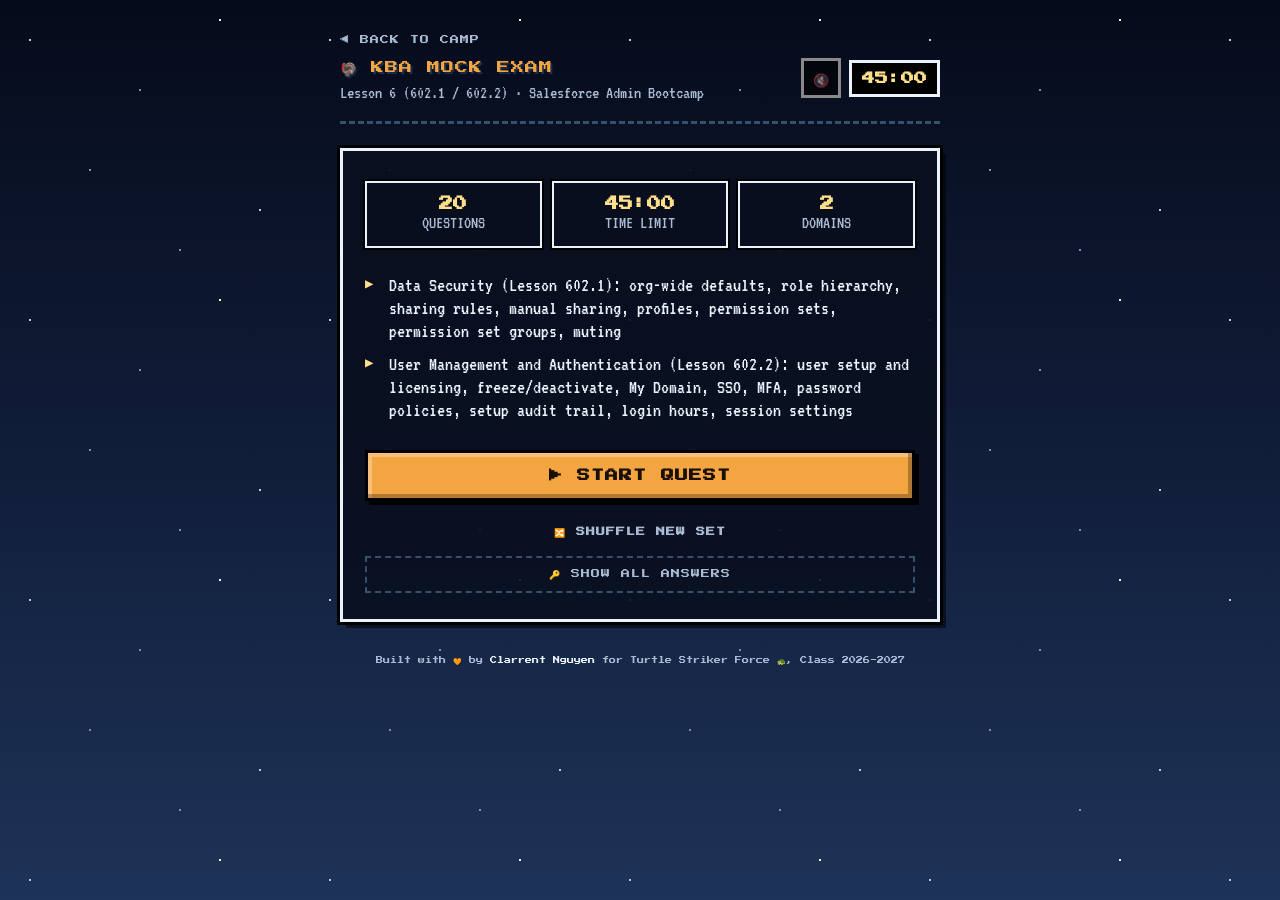
<file: lesson6.html>
<!DOCTYPE html>
<html lang="en">
<head>
<meta charset="UTF-8">
<meta name="viewport" content="width=device-width, initial-scale=1, viewport-fit=cover">
<title>🦃 KBA Lesson 6 Mock Exam</title>
<link rel="preconnect" href="https://fonts.googleapis.com">
<link rel="preconnect" href="https://fonts.gstatic.com" crossorigin>
<link href="https://fonts.googleapis.com/css2?family=Mountains+of+Christmas&family=Manrope:wght@400;500;600;700;800&family=JetBrains+Mono:wght@400;500;700&display=swap" rel="stylesheet">
<style>
  :root {
    --ink: #14201A;
    --ink-soft: #5B6F62;
    --bg: #F5F7EE;
    --panel: #FFFFFF;
    --border: #DCE6D2;
    --accent: #2F8F4E;
    --accent-2: #7CB518;
    --accent-soft: #E8F3E1;
    --good: #2F8F4E;
    --good-bg: #E7F5E9;
    --bad: #C2542A;
    --bad-bg: #FBEDE6;
    --shadow: 0 1px 2px rgba(20,32,26,0.05), 0 8px 24px rgba(20,32,26,0.08);
    --mono: 'JetBrains Mono', 'Courier New', monospace;
    --sans: 'Manrope', -apple-system, 'Segoe UI', sans-serif;
  }
  :root:not([data-theme="light"]) {
    @media (prefers-color-scheme: dark) {
      --ink: #E9F1E6;
      --ink-soft: #93A895;
      --bg: #0E1712;
      --panel: #16211A;
      --border: #253326;
      --accent: #6BC17E;
      --accent-2: #A3D65C;
      --accent-soft: #1C2C1F;
      --good: #6BC17E;
      --good-bg: #17281B;
      --bad: #E08857;
      --bad-bg: #2E1E14;
      --shadow: 0 1px 2px rgba(0,0,0,0.3), 0 12px 32px rgba(0,0,0,0.35);
    }
  }
  :root[data-theme="dark"] {
    --ink: #E9F1E6;
    --ink-soft: #93A895;
    --bg: #0E1712;
    --panel: #16211A;
    --border: #253326;
    --accent: #6BC17E;
    --accent-2: #A3D65C;
    --accent-soft: #1C2C1F;
    --good: #6BC17E;
    --good-bg: #17281B;
    --bad: #E08857;
    --bad-bg: #2E1E14;
    --shadow: 0 1px 2px rgba(0,0,0,0.3), 0 12px 32px rgba(0,0,0,0.35);
  }
  * { box-sizing: border-box; }
  html, body { height: 100%; margin: 0; }
  body {
    background: var(--bg);
    color: var(--ink);
    font-family: var(--sans);
    padding-top: env(safe-area-inset-top, 0px);
    padding-bottom: env(safe-area-inset-bottom, 0px);
    min-height: 100%;
    display: flex;
    justify-content: center;
    -webkit-font-smoothing: antialiased;
  }
  .wrap { width: 100%; max-width: 640px; padding: 28px 20px 40px; position: relative; }
  .top-strip {
    display: flex; align-items: center; justify-content: space-between;
    padding-bottom: 18px; margin-bottom: 24px;
  }
  .brand { font-weight: 800; font-size: 17px; letter-spacing: -0.01em; display: flex; align-items: center; gap: 8px; }
  .brand small { display: block; font-weight: 500; font-size: 12px; color: var(--ink-soft); margin-top: 2px; }
  .clock { font-family: var(--mono); font-size: 20px; font-weight: 700; color: var(--accent); white-space: nowrap; background: var(--accent-soft); padding: 6px 12px; border-radius: 10px; }
  .clock.low { color: var(--bad); background: var(--bad-bg); }

  .card { background: var(--panel); border: 1px solid var(--border); border-radius: 20px; padding: 32px; box-shadow: var(--shadow); }
  h1.hero { font-weight: 800; font-size: 30px; letter-spacing: -0.02em; line-height: 1.2; margin: 0 0 22px; }
  .meta-row { display: grid; grid-template-columns: repeat(3, 1fr); gap: 10px; margin-bottom: 26px; }
  .meta-cell { background: var(--bg); border: 1px solid var(--border); border-radius: 14px; padding: 14px 10px; text-align: center; }
  .meta-cell .num { font-family: var(--mono); font-weight: 700; font-size: 20px; display: block; color: var(--accent); }
  .meta-cell .lbl { font-size: 11px; color: var(--ink-soft); margin-top: 3px; display: block; font-weight: 500; }
  .domains { list-style: none; padding: 0; margin: 0 0 28px; display: flex; flex-direction: column; gap: 10px; }
  .domains li { font-size: 13.5px; color: var(--ink-soft); line-height: 1.5; padding-left: 22px; position: relative; }
  .domains li::before { content: "→"; position: absolute; left: 0; color: var(--accent); font-weight: 700; }
  button { font-family: var(--sans); cursor: pointer; border: none; }
  .btn-primary {
    background: linear-gradient(135deg, var(--accent), var(--accent-2));
    color: #fff; font-weight: 700; font-size: 15px; padding: 15px 26px; border-radius: 14px; width: 100%;
    transition: transform 0.12s ease, box-shadow 0.12s ease; box-shadow: 0 4px 14px rgba(47,143,78,0.28);
  }
  .btn-primary:hover { transform: translateY(-1px); box-shadow: 0 6px 18px rgba(47,143,78,0.36); }
  .btn-primary:focus-visible, .opt:focus-visible, .btn-ghost:focus-visible, .btn-secondary:focus-visible, .btn-next:focus-visible { outline: 2px solid var(--accent); outline-offset: 2px; }
  .btn-ghost { background: none; color: var(--ink-soft); font-size: 13.5px; font-weight: 600; padding: 12px 0; margin-top: 8px; width: 100%; }
  .btn-ghost:hover { color: var(--accent); }

  .progress-track { height: 6px; background: var(--border); margin-bottom: 24px; border-radius: 999px; overflow: hidden; }
  .progress-fill { height: 100%; background: linear-gradient(90deg, var(--accent), var(--accent-2)); transition: width 0.3s ease; border-radius: 999px; }
  .q-meta { font-family: var(--mono); font-size: 11.5px; color: var(--ink-soft); text-transform: uppercase; letter-spacing: 0.06em; margin-bottom: 12px; font-weight: 600; }
  .q-text { font-weight: 700; font-size: 20px; letter-spacing: -0.01em; line-height: 1.4; margin: 0 0 22px; }
  .opt-list { display: flex; flex-direction: column; gap: 10px; margin-bottom: 26px; }
  .opt {
    display: flex; align-items: flex-start; gap: 12px; text-align: left;
    background: var(--panel); border: 1.5px solid var(--border);
    padding: 14px 16px; font-size: 14.5px; line-height: 1.5; color: var(--ink); border-radius: 14px;
    transition: border-color 0.12s ease, background 0.12s ease, transform 0.12s ease;
    cursor: pointer; user-select: none; -webkit-user-select: none;
  }
  .opt:hover { border-color: var(--accent); transform: translateY(-1px); }
  .opt .tag {
    font-family: var(--mono); font-weight: 700; font-size: 12px; color: var(--ink-soft); flex-shrink: 0;
    width: 22px; height: 22px; border-radius: 7px; background: var(--bg); display: flex; align-items: center; justify-content: center;
  }
  .opt.selected { border-color: var(--accent); background: var(--accent-soft); }
  .opt.selected .tag { color: #fff; background: var(--accent); }

  .nav-row { display: flex; justify-content: space-between; align-items: center; gap: 12px; }
  .btn-secondary { background: var(--panel); color: var(--ink); border: 1.5px solid var(--border); padding: 12px 20px; font-size: 14px; font-weight: 700; border-radius: 12px; }
  .btn-secondary:hover { border-color: var(--accent); color: var(--accent); }
  .btn-secondary:disabled { opacity: 0.35; cursor: default; }
  .btn-next { background: var(--ink); color: var(--bg); padding: 12px 24px; font-size: 14px; font-weight: 700; border-radius: 12px; }
  .btn-next:hover { opacity: 0.85; }
  .btn-next:disabled { opacity: 0.35; cursor: default; }

  .score-wrap { text-align: center; padding: 6px 0 4px; position: relative; }
  .score-emoji { font-size: 40px; margin-bottom: 6px; line-height: 1; }
  .score-num { font-weight: 800; font-size: 54px; letter-spacing: -0.02em; line-height: 1; margin: 4px 0 6px; }
  .score-pct { font-family: var(--mono); font-size: 14px; color: var(--ink-soft); margin-bottom: 8px; font-weight: 600; }
  .score-verdict { font-size: 15px; color: var(--ink-soft); margin-bottom: 26px; font-weight: 500; }

  .breakdown { text-align: left; margin: 0 0 26px; background: var(--bg); border: 1px solid var(--border); border-radius: 16px; padding: 18px; }
  .breakdown-title { font-family: var(--mono); font-size: 10.5px; text-transform: uppercase; letter-spacing: 0.07em; color: var(--ink-soft); margin-bottom: 14px; font-weight: 700; }
  .bd-row { margin-bottom: 14px; }
  .bd-row:last-child { margin-bottom: 0; }
  .bd-head { display: flex; justify-content: space-between; align-items: baseline; font-size: 13px; margin-bottom: 6px; }
  .bd-head .name { font-weight: 700; }
  .bd-head .frac { font-family: var(--mono); color: var(--ink-soft); font-weight: 600; }
  .bd-tag { font-size: 10px; font-weight: 700; text-transform: uppercase; letter-spacing: 0.04em; padding: 3px 8px; border-radius: 999px; margin-left: 8px; }
  .bd-tag.strong { color: var(--good); background: var(--good-bg); }
  .bd-tag.weak { color: var(--bad); background: var(--bad-bg); }
  .bd-tag.mid { color: var(--accent); background: var(--accent-soft); }
  .bd-bar-track { height: 6px; background: var(--border); border-radius: 999px; overflow: hidden; }
  .bd-bar-fill { height: 100%; border-radius: 999px; }

  .btn-row { display: flex; gap: 10px; margin-bottom: 6px; }
  .btn-row button { flex: 1; }

  .review-list { margin-top: 20px; }
  .review-item { background: var(--panel); border: 1px solid var(--border); border-radius: 16px; padding: 18px; margin-bottom: 12px; }
  .review-head { display: flex; align-items: baseline; gap: 10px; margin-bottom: 10px; flex-wrap: wrap; }
  .review-num { font-family: var(--mono); font-size: 11.5px; color: var(--ink-soft); font-weight: 600; }
  .review-status { font-size: 11.5px; font-weight: 700; text-transform: uppercase; letter-spacing: 0.05em; display: flex; align-items: center; gap: 4px; }
  .review-status.good { color: var(--good); }
  .review-status.bad { color: var(--bad); }
  .review-domain { font-size: 11px; color: var(--ink-soft); margin-left: auto; font-weight: 500; }
  .review-q { font-weight: 700; font-size: 15.5px; margin: 0 0 12px; line-height: 1.4; }
  .review-line { font-size: 13.5px; line-height: 1.6; margin: 4px 0; }
  .review-line .lbl { color: var(--ink-soft); }
  .review-line.your-wrong { color: var(--bad); }
  .review-line.your-right { color: var(--good); }
  .review-note { font-size: 12.5px; color: var(--ink-soft); line-height: 1.5; margin: 4px 0; padding-left: 2px; }
  .review-why { font-size: 13.5px; color: var(--ink-soft); line-height: 1.6; margin-top: 10px; padding-top: 10px; border-top: 1px dashed var(--border); }
  .review-source { font-size: 11.5px; color: var(--accent); margin-top: 10px; font-weight: 700; }

  .credit {
    text-align: center; font-size: 12px; color: var(--ink-soft); margin-top: 32px; opacity: 0.75;
  }
  .credit span { font-weight: 600; }

  #fx-canvas { position: fixed; inset: 0; pointer-events: none; z-index: 999; display: none; }

  .hidden { display: none !important; }

  @media (max-width: 480px) {
    h1.hero { font-size: 25px; }
    .q-text { font-size: 17px; }
    .meta-cell .num { font-size: 17px; }
    .wrap { padding: 20px 14px 36px; }
    .card { padding: 22px; border-radius: 16px; }
    .score-num { font-size: 42px; }
  }

  /* ===== Winter Thanksgiving theme ===== */
  :root {
    --ink: #2A1636;
    --ink-soft: #6E5A78;
    --bg: #FBF3E6;
    --panel: #FFFFFF;
    --border: #EAD9C4;
    --accent: #C2510A;
    --accent-2: #7B3FC4;
    --accent-soft: #FCE7D3;
    --good: #2F8A3E;
    --good-bg: #E6F4E3;
    --bad: #B3261E;
    --bad-bg: #FBE4E1;
    --on-accent: #FFFFFF;
    --glow: rgba(194,81,10,0.30);
    --moon: rgba(255,214,140,0.55);
    --spooky: 'Mountains of Christmas', 'Manrope', cursive;
    --shadow: 0 1px 2px rgba(42,22,54,0.06), 0 8px 24px rgba(42,22,54,0.10);
  }
  :root:not([data-theme="light"]) {
    @media (prefers-color-scheme: dark) {
      --ink: #F5EDE0;
      --ink-soft: #B5A3C4;
      --bg: #120C1A;
      --panel: #1D1428;
      --border: #34264A;
      --accent: #FF8A1F;
      --accent-2: #A86BFF;
      --accent-soft: #2E1E2A;
      --good: #7FDB5A;
      --good-bg: #18291A;
      --bad: #FF6B6B;
      --bad-bg: #3A1620;
      --on-accent: #1A0F05;
      --glow: rgba(255,138,31,0.35);
      --moon: rgba(255,214,140,0.22);
      --shadow: 0 1px 2px rgba(0,0,0,0.4), 0 12px 32px rgba(0,0,0,0.45);
    }
  }
  :root[data-theme="dark"] {
    --ink: #F5EDE0;
    --ink-soft: #B5A3C4;
    --bg: #120C1A;
    --panel: #1D1428;
    --border: #34264A;
    --accent: #FF8A1F;
    --accent-2: #A86BFF;
    --accent-soft: #2E1E2A;
    --good: #7FDB5A;
    --good-bg: #18291A;
    --bad: #FF6B6B;
    --bad-bg: #3A1620;
    --on-accent: #1A0F05;
    --glow: rgba(255,138,31,0.35);
    --moon: rgba(255,214,140,0.22);
    --shadow: 0 1px 2px rgba(0,0,0,0.4), 0 12px 32px rgba(0,0,0,0.45);
  }
  body {
    background:
      radial-gradient(circle at 88% 6%, var(--moon) 0, transparent 160px),
      radial-gradient(ellipse at 50% 110%, var(--glow) 0, transparent 60%),
      var(--bg);
    background-attachment: fixed;
  }
  .btn-primary { color: var(--on-accent) !important; box-shadow: 0 4px 14px var(--glow) !important; }
  .btn-primary:hover { box-shadow: 0 6px 18px var(--glow) !important; }
  .opt.selected .tag { color: var(--on-accent) !important; }
  h1, .brand, .score-num { font-family: var(--spooky); font-weight: 400; letter-spacing: 0.03em; }
  h1 { font-size: 34px; color: var(--accent); }
  .brand { font-size: 21px; color: var(--accent); white-space: nowrap; }
  .brand small { white-space: normal; }
  .brand small { font-family: var(--sans); letter-spacing: 0; }
  .score-num { color: var(--accent); }
  .wrap { position: relative; z-index: 1; }
  .bats { position: fixed; inset: 0; pointer-events: none; z-index: 0; overflow: hidden; }
  .bats span { position: absolute; font-size: 22px; opacity: 0.55; animation: flap 14s ease-in-out infinite; }
  .bats span:nth-child(1) { top: 8%; left: 6%; animation-duration: 16s; }
  .bats span:nth-child(2) { top: 18%; left: 78%; font-size: 16px; animation-delay: -4s; }
  .bats span:nth-child(3) { top: 62%; left: 4%; font-size: 18px; animation-delay: -8s; }
  .bats span:nth-child(4) { top: 82%; left: 86%; animation-duration: 18s; animation-delay: -2s; }
  .bats span:nth-child(5) { top: 40%; left: 92%; font-size: 14px; animation-delay: -11s; }
  @keyframes flap {
    0%, 100% { transform: translate(0, 0) rotate(-6deg); }
    50% { transform: translate(18px, -22px) rotate(6deg); }
  }
  @media (prefers-reduced-motion: reduce) { .bats span { animation: none; } }
</style>
<link href="https://fonts.googleapis.com/css2?family=Press+Start+2P&family=VT323&display=swap" rel="stylesheet">
<link rel="stylesheet" href="retro.css?v=11">
</head>
<body>
<div class="bats" aria-hidden="true"><span>❄️</span><span>❄️</span><span>🍂</span><span>❄️</span><span>⛄</span></div>
<canvas id="fx-canvas"></canvas>
<div class="wrap">

  <div class="top-strip">
    <div class="brand">🦃 KBA Mock Exam<small>Lesson 6 (602.1 / 602.2) &middot; Salesforce Admin Bootcamp</small></div>
    <div class="clock" id="clock">45:00</div>
  </div>

  <div id="screen-start" class="card">
    <div class="meta-row" style="margin-top: 4px;">
      <div class="meta-cell"><span class="num">20</span><span class="lbl">Questions</span></div>
      <div class="meta-cell"><span class="num">45:00</span><span class="lbl">Time limit</span></div>
      <div class="meta-cell"><span class="num">2</span><span class="lbl">Domains</span></div>
    </div>

    <ul class="domains">
      <li>Data Security (Lesson 602.1): org-wide defaults, role hierarchy, sharing rules, manual sharing, profiles, permission sets, permission set groups, muting</li>
      <li>User Management and Authentication (Lesson 602.2): user setup and licensing, freeze/deactivate, My Domain, SSO, MFA, password policies, setup audit trail, login hours, session settings</li>
    </ul>

    <button class="btn-primary" id="btn-start">▶ START QUEST</button>
    <button class="btn-ghost" id="btn-reshuffle">🔀 SHUFFLE NEW SET</button>
  </div>

  <div id="screen-quiz" class="hidden">
    <div class="progress-track"><div class="progress-fill" id="progress-fill"></div></div>
    <div class="q-meta" id="q-meta">Question 1 of 20 &middot; Data Security (Lesson 602.1)</div>
    <h2 class="q-text" id="q-text"></h2>
    <div class="opt-list" id="opt-list"></div>
    <div class="nav-row">
      <button class="btn-secondary" id="btn-prev">◀ BACK</button>
      <button class="btn-next" id="btn-next" disabled>NEXT ▶</button>
    </div>
  </div>

  <div id="screen-results" class="hidden">
    <div class="card score-wrap">
      <div class="score-emoji" id="score-emoji">🦃</div>
      <div class="q-meta" style="text-align:center;">RESULTS</div>
      <div class="score-num" id="score-num">0 / 20</div>
      <div class="score-pct" id="score-pct">0%</div>
      <div class="score-verdict" id="score-verdict"></div>

      <div class="breakdown" id="breakdown">
        <div class="breakdown-title">📊 By domain</div>
        <div id="breakdown-rows"></div>
      </div>

      <div class="btn-row">
        <button class="btn-secondary" id="btn-review">📖 REVIEW</button>
        <button class="btn-next" id="btn-retake">🔁 CONTINUE? RETAKE</button>
      </div>
    </div>
    <div id="review-list" class="review-list"></div>
  </div>

  <div class="credit">Built with 🧡 by <span>Clarrent Nguyen</span> for Turtle Striker Force 🐢, Class 2026-2027</div>

</div>

<script>
(function() {
  const DS = "Data Security (602.1)";
  const UM = "User Management & Authentication (602.2)";

  const BANK = [
    { domain: DS, source: "Lesson 602.1 - Data Security / Trailhead: Data Security",
      q: "What do Organization-Wide Defaults (OWDs) actually establish?",
      opts: ["The baseline, most restrictive level of record access for each object, which role hierarchy, sharing rules, or manual sharing can then widen", "The maximum access any user can ever reach to a record, with no further widening possible", "Which fields show up on a page layout", "Which hours a user is allowed to log in"],
      notes: ["Correct, OWD is the floor. Everything else (hierarchy, sharing rules, manual sharing) can only open access up from there.", "This reverses it, OWD is a floor, not a ceiling, other mechanisms raise access above it.", "Field visibility on a layout is controlled separately, not by OWD.", "Login hours are a Profile setting, unrelated to OWD."],
      correct: 0,
      why: "OWD sets the most restrictive baseline access to a given object's records. Role hierarchy, sharing rules, and manual sharing can only ever widen access above that baseline, never restrict below it." },

    { domain: DS, source: "Lesson 602.1 - Data Security",
      q: "Which OWD setting ties a child record's visibility directly to whatever access the user already has to its related parent record?",
      opts: ["Private", "Public Read Only", "Controlled by Parent", "Public Read/Write"],
      notes: ["Private means only the owner, people above them in the hierarchy, and users explicitly granted access can see the record, it isn't tied to a parent.", "Public Read Only gives everyone view access regardless of a parent record, it's a flat setting.", "Correct, Controlled by Parent means the detail record has no independent OWD, it simply mirrors access to its parent.", "Public Read/Write is also a flat, independent setting, not tied to a parent record."],
      correct: 2,
      why: "Controlled by Parent means the child/detail record doesn't have its own independent sharing setting, it inherits whatever access level the user already has to the related parent record." },

    { domain: DS, source: "Lesson 602.1 - Data Security",
      q: "By default, what does the role hierarchy grant on top of OWD (for objects where this behavior isn't disabled)?",
      opts: ["Users automatically gain access to records owned by users below them in the hierarchy", "Users only ever see their own records, regardless of role", "Only direct reports' records are visible, never records further down the chain", "The role hierarchy only affects report roll-ups, never record access"],
      notes: ["Correct, this is the default behavior unless 'Grant Access Using Hierarchies' is unchecked, which is only possible for custom objects.", "That would describe Private OWD with no hierarchy access at all.", "Hierarchy access cascades down through every level below a user, not just direct reports.", "Role hierarchy affects both reporting roll-ups and actual record-level access."],
      correct: 0,
      why: "Role hierarchy automatically grants users visibility into records owned by anyone below them in the chain, in addition to OWD. This can be turned off per custom object via the 'Grant Access Using Hierarchies' checkbox, but not for standard objects." },

    { domain: DS, source: "Lesson 602.1 - Data Security",
      q: "What is a sharing rule allowed to do?",
      opts: ["Automatically widen record access beyond OWD for a defined group of users, based on record ownership or criteria", "Restrict access below whatever OWD already allows", "Replace the need for OWD settings entirely", "Control which page layout a profile sees"],
      notes: ["Correct, sharing rules are strictly an access-widening tool layered on top of OWD.", "Sharing rules can never pull access back below the OWD floor, that isn't how they work.", "OWD is still required, sharing rules only build on top of it.", "Page layout assignment is a Profile x Record Type combination, unrelated to sharing rules."],
      correct: 0,
      why: "A sharing rule automatically extends access above the OWD baseline to a specific set of users, based either on who owns the record or criteria the record meets. It can never be used to restrict access below OWD." },

    { domain: DS, source: "Lesson 602.1 - Data Security",
      q: "Who is able to manually share an individual record with another specific user?",
      opts: ["The record owner, anyone above the owner in the role hierarchy, or anyone with Full Access on that record", "Only a System Administrator, regardless of ownership", "Any user in the org, with no restriction", "Manual sharing isn't a real Salesforce feature"],
      notes: ["Correct, manual sharing is available to the owner, those above the owner in the hierarchy, and anyone already holding Full Access.", "System Administrators can do it too, but so can the owner and others with Full Access, it isn't admin-exclusive.", "Record access still gates who can even see the record well enough to share it, it isn't open to everyone.", "Manual, one-off record sharing is a real and commonly used feature for exception cases."],
      correct: 0,
      why: "Manual sharing lets the record owner, anyone above them in the role hierarchy, or anyone with Full Access to that record grant case-by-case access to another specific user or group." },

    { domain: DS, source: "Lesson 602.1 - Data Security",
      q: "Besides sharing rules and manual sharing, which other mechanism extends record-level access above the OWD baseline?",
      opts: ["Role hierarchy", "Field-level security", "Permission sets", "Validation rules"],
      notes: ["Correct, role hierarchy is the third core mechanism for extending record-level access, alongside sharing rules and manual sharing.", "Field-level security controls which fields within a record a user can see or edit, not whether they can see the record at all.", "Permission sets grant object, field, and system permissions, they don't themselves open up record-level access the way sharing mechanisms do.", "Validation rules enforce data quality on save, they have nothing to do with record visibility."],
      correct: 0,
      why: "Role hierarchy, sharing rules, and manual sharing are the three mechanisms that open up record-level access above OWD. Field-level security and permission sets operate at the field/object level, and validation rules are unrelated to access entirely." },

    { domain: DS, source: "Lesson 602.1 - Data Security",
      q: "Where on a profile can an admin restrict the specific window of time during which its users are allowed to log in?",
      opts: ["Login Hours", "Password Policies", "Setup Audit Trail", "Permission Set Groups"],
      notes: ["Correct, Login Hours is a Profile-level setting that restricts the days/times users under that profile can access Salesforce.", "Password Policies control complexity, expiration, and lockout rules, not login time windows.", "Setup Audit Trail is a read-only log of configuration changes, it doesn't restrict anything.", "Permission Set Groups bundle permissions, they don't control login timing."],
      correct: 0,
      why: "Login Hours is configured directly on a Profile and restricts the days and times during which users assigned to that profile can log in to Salesforce." },

    { domain: DS, source: "Lesson 602.1 - Data Security",
      q: "What do Login IP Ranges on a profile control?",
      opts: ["The specific IP ranges from which users with that profile can log in without being challenged for additional identity verification", "Which fields that profile's users are able to edit", "The default time zone applied to that profile's users", "Which currencies that profile's users can view on records"],
      notes: ["Correct, logging in from a trusted/whitelisted IP range skips the extra identity-verification challenge that would otherwise appear.", "Field edit access is controlled by field-level security and permissions, not Login IP Ranges.", "Time zone is a personal user setting, unrelated to Login IP Ranges.", "Currency visibility relates to multi-currency activation, not IP ranges."],
      correct: 0,
      why: "Login IP Ranges define trusted IP addresses for a profile. Logging in from within that range skips the extra identity-verification step a user would otherwise face from an unrecognized location." },

    { domain: DS, source: "Lesson 602.1 - Data Security",
      q: "What is the primary purpose of a permission set?",
      opts: ["To grant additional, specific permissions and access on top of a user's single profile, without changing that profile", "To completely replace a user's profile", "To take away permissions a profile already grants", "To set the org-wide sharing defaults for an object"],
      notes: ["Correct, permission sets are additive, layered on top of a user's one profile to extend access for a particular task or role.", "A user still needs exactly one profile, a permission set only supplements it, it doesn't replace it.", "Permission sets grant additional access, they can't be used to subtract what a profile already allows.", "OWD is configured separately at the org level, not through permission sets."],
      correct: 0,
      why: "Every user has exactly one profile but can be assigned many permission sets. Permission sets extend a user's access for specific tasks without having to modify or duplicate their profile." },

    { domain: DS, source: "Lesson 602.1 - Data Security / Permission Set Groups module, Unit 1",
      q: "What is the benefit of bundling several permission sets into a permission set group?",
      opts: ["All the permissions needed for a job function can be assigned to a user in a single assignment, instead of assigning several permission sets individually", "It automatically deletes any permission sets not currently in use", "It converts those permission sets into a single profile", "It removes the need to configure OWD for that object"],
      notes: ["Correct, a permission set group organizes multiple permission sets around a job function so admins assign one group instead of managing several separate assignments.", "Permission set groups don't delete anything, unused permission sets stay exactly as they are.", "A permission set group is still a group of permission sets, it never becomes a profile.", "OWD is a completely separate, org-wide setting unaffected by permission set groups."],
      correct: 0,
      why: "Permission set groups bundle permission sets together by job function, so an admin can assign (and later update) one group instead of juggling several individual permission set assignments per user." },

    { domain: DS, source: "Permission Set Groups module, Unit 1",
      q: "What does a Muting Permission Set do inside a permission set group?",
      opts: ["It removes, or mutes, specific permissions a permission set in that group would otherwise grant, without changing the underlying permission set itself", "It permanently deletes the underlying permission set from the org", "It silences in-app notifications for the assigned user", "It hides the permission set group from the Setup menu"],
      notes: ["Correct, muting is especially useful for managed package permission sets, which can't be edited directly, letting you dial back specific permissions just within that group's context.", "The original permission set is untouched outside the group, muting only affects its contribution within that specific group.", "Muting Permission Sets have nothing to do with notifications.", "Muting changes effective permissions, not visibility of the group in Setup."],
      correct: 0,
      why: "A Muting Permission Set lets you remove specific permissions that a permission set would otherwise contribute to a permission set group, without editing the original permission set. This matters most for managed package permission sets, which can't be directly modified." },

    { domain: DS, source: "Permission Set Groups module, Unit 1",
      q: "What triggers a permission set group to recalculate its effective permissions?",
      opts: ["Changing, adding, or removing a permission set within that group", "A user simply logging into Salesforce", "The org's routine nightly data backup", "Changing a page layout assignment"],
      notes: ["Correct, any of these three changes to the group's permission sets kicks off a recalculation that propagates through to the group.", "Logging in doesn't trigger any permission set group recalculation.", "Backups are unrelated to permission set group status.", "Page layout changes don't touch permission set groups at all."],
      correct: 0,
      why: "Changing, adding, or removing a permission set in a group triggers a recalculation. While it's in progress, assigned users keep the permissions from the last completed recalculation; status shows as Updated, Outdated, Updating, or Failed." },

    { domain: UM, source: "Lesson 602.2 - User Management and Authentication",
      q: "What must be true of every Salesforce username, even across completely unrelated orgs?",
      opts: ["It must be unique across all of Salesforce globally and formatted like an email address", "It only needs to be unique within that one org", "It must exactly match the user's real email address", "Usernames can be freely reused once the original user is deactivated"],
      notes: ["Correct, usernames are globally unique across every Salesforce org, not just the org they were created in.", "Uniqueness is enforced globally, not just org by org, which is why a username collision can occur even between two completely unrelated companies.", "The username must look like an email format but does not have to be a real, reachable email address, and doesn't have to match the user's actual Email field.", "A username stays reserved even after the user that held it is deactivated."],
      correct: 0,
      why: "Usernames must be globally unique across all of Salesforce, not just within a single org, and must follow an email-address format, though they don't need to be a real, deliverable email address." },

    { domain: UM, source: "Lesson 602.2 - User Management and Authentication",
      q: "Why can't a Salesforce admin simply delete a user record outright?",
      opts: ["Salesforce doesn't support permanently deleting users, deactivating instead preserves historical ownership and audit history", "Deletion is technically possible but requires paying an extra fee", "Only the original creator of the account is allowed to delete it", "Deleting a user would also delete every record that user ever owned"],
      notes: ["Correct, users are deactivated rather than deleted specifically to preserve data integrity, audit trails, and historical record ownership.", "There's no fee-based workaround to delete a user, deletion simply isn't supported.", "This isn't a creator-permission issue, deletion of users isn't available to anyone.", "Deactivating a user does not delete any records they own, those records and their history remain intact."],
      correct: 0,
      why: "Salesforce never allows a user record to be permanently deleted. Deactivating a user blocks their login while keeping historical data, audit trails, and record ownership intact." },

    { domain: UM, source: "Lesson 602.2 - User Management and Authentication",
      q: "What's the key difference between freezing a user and deactivating a user?",
      opts: ["Freezing blocks login immediately while keeping the license and user record fully intact; deactivating also blocks login but frees that license for reassignment", "Freezing permanently deletes the account, while deactivating keeps it", "They are the exact same action, just two different names for it", "Freezing is only possible for System Administrator accounts"],
      notes: ["Correct, freezing is often used for a fast, temporary lockout (for example during an investigation) without touching license allocation; deactivating goes further and releases the license.", "Freezing doesn't delete anything, and deactivating doesn't delete the user record either, it just blocks login.", "They produce a similar login-block effect but differ specifically in what happens to the license.", "Any user can be frozen, this isn't restricted to admin accounts."],
      correct: 0,
      why: "Freezing a user blocks login immediately while leaving the license assigned, useful for a fast, temporary lockout. Deactivating also blocks login but frees up that user's license so it can be reassigned to someone else." },

    { domain: UM, source: "Lesson 602.2 - User Management and Authentication",
      q: "What happens to a user's historical records and activity once that user is deactivated?",
      opts: ["Historical records and reports referencing that user are preserved; the user can no longer log in but can still appear as a record owner or in lookups", "All records that user owned are automatically deleted along with the account", "All of that user's records are automatically reassigned to the admin", "Any report referencing that deactivated user stops running entirely"],
      notes: ["Correct, deactivation only blocks login, it doesn't touch ownership, history, or reporting data tied to that user.", "Deactivation never deletes the records a user owned, that data is preserved.", "There's no automatic reassignment of owned records on deactivation, an admin would have to do that manually if needed.", "Reports keep working and can still reference a deactivated user's historical activity."],
      correct: 0,
      why: "Deactivating a user only blocks their ability to log in. All records they owned, all audit history, and all reports referencing them remain fully intact and functional." },

    { domain: UM, source: "Lesson 602.2 - User Management and Authentication",
      q: "What does a feature license do?",
      opts: ["Grants access to one specific additional feature, like Marketing User or Knowledge User, layered on top of a user's base user license", "Replaces the need for that user to have a profile at all", "Determines the org's default time zone", "Determines the user's position in the role hierarchy"],
      notes: ["Correct, feature licenses unlock a specific capability (for example, the Marketing User checkbox enabling Campaign creation) in addition to the base user license.", "A profile is still required regardless of any feature license assigned.", "Org default time zone is set on the Company Information page, unrelated to feature licenses.", "Role hierarchy placement is configured separately from any feature license."],
      correct: 0,
      why: "A feature license adds access to one additional specific feature, such as Marketing User, Knowledge User, or Service Cloud User, on top of whatever base User License the person already has." },

    { domain: UM, source: "Lesson 602.2 - User Management and Authentication",
      q: "What does a user's User License primarily determine?",
      opts: ["Which profiles and permission sets are even available to be assigned to that user", "The user's personal time zone", "The user's position in the role hierarchy", "Whether multi-factor authentication is required for that specific user"],
      notes: ["Correct, the User License sets the pool of profiles and permission sets that can legally be assigned to that user.", "Time zone is an independent personal setting, not tied to User License.", "Role hierarchy placement is configured separately from User License.", "MFA is required for essentially all users regardless of their specific User License."],
      correct: 0,
      why: "A user's User License determines which Profiles and Permission Sets can even be assigned to them, since each license type unlocks a different pool of available features and permissions." },

    { domain: UM, source: "Lesson 602.2 - User Management and Authentication",
      q: "Which of these is a benefit of enabling My Domain?",
      opts: ["A custom, branded login URL, plus the ability to run multiple SSO configurations and apply authentication policies at the domain level", "It automatically encrypts all data at rest with no further configuration", "It removes the requirement for users to have individual licenses", "It disables every external integration connected to the org"],
      notes: ["Correct, My Domain gives the org its own branded login URL and unlocks domain-level features like multiple SSO configurations and per-domain authentication policies.", "My Domain is unrelated to Shield Platform Encryption or any automatic data-at-rest encryption.", "Licensing requirements are completely separate from My Domain.", "My Domain doesn't disable integrations, in fact it's often a prerequisite for configuring certain ones securely."],
      correct: 0,
      why: "My Domain gives an org a unique, branded login URL and is a prerequisite for several security and identity features, including running multiple SSO configurations and applying authentication policies at the domain level." },

    { domain: UM, source: "Lesson 602.2 - User Management and Authentication",
      q: "What does Single Sign-On (SSO) allow a user to do?",
      opts: ["Authenticate once with an external identity provider and gain access to Salesforce without a separate Salesforce login", "Access Salesforce with no credentials at all, even on the very first login", "Bypass every permission set assigned to their account", "Automatically unfreeze any other frozen user in the org"],
      notes: ["Correct, SSO lets a user authenticate through a trusted external identity provider instead of maintaining a separate Salesforce password.", "SSO still requires authenticating with the identity provider, it isn't credential-free access.", "SSO only changes how a user proves their identity, it has no effect on their permissions.", "SSO has nothing to do with other users' frozen/active status."],
      correct: 0,
      why: "SSO lets a user authenticate once through a trusted external identity provider and then access Salesforce without needing a separate, independent Salesforce password." },

    { domain: UM, source: "Lesson 602.2 - User Management and Authentication",
      q: "What does Salesforce's Multi-Factor Authentication (MFA) policy require?",
      opts: ["All users must use MFA for every direct UI login to Salesforce", "MFA is entirely optional and left up to each individual org to decide", "MFA only applies to users holding the System Administrator profile", "MFA replaces the need for a password entirely"],
      notes: ["Correct, Salesforce requires MFA be enforced for all direct UI logins, it is not optional.", "This isn't an optional, org-by-org choice, it's a Salesforce-wide requirement.", "MFA applies across all users logging in directly, not just admins.", "MFA is an additional verification step on top of a password, not a replacement for one."],
      correct: 0,
      why: "Salesforce requires multi-factor authentication for every user logging directly into the UI. It's a platform-wide requirement, not an optional, per-org setting, and it adds a second verification factor on top of the password rather than replacing it." },

    { domain: UM, source: "Lesson 602.2 - User Management and Authentication",
      q: "Which of these is configured under Password Policies?",
      opts: ["Minimum password length, complexity requirements, expiration period, and password history", "Which objects a given profile is allowed to access", "The org's fiscal year start month", "Which fields display on a particular page layout"],
      notes: ["Correct, Password Policies cover exactly these settings: length, complexity, expiration, history, and related lockout behavior.", "Object access is controlled through Profiles and Permission Sets, not Password Policies.", "Fiscal year is configured on its own dedicated Setup page, unrelated to passwords.", "Page layout field visibility has nothing to do with Password Policies."],
      correct: 0,
      why: "Password Policies govern minimum length, complexity requirements, how often passwords expire, password history (preventing reuse), and lockout behavior after failed attempts." },

    { domain: UM, source: "Lesson 602.2 - User Management and Authentication",
      q: "What does the Setup Audit Trail track?",
      opts: ["Configuration changes made in Setup, including who made each change and when", "Every single record a user has ever viewed", "A user's personal to-do list and tasks", "The full content of every email sent from Salesforce"],
      notes: ["Correct, Setup Audit Trail is specifically a log of administrative/configuration changes, with the user and timestamp for each.", "Record-view history isn't what Setup Audit Trail tracks, it's focused on configuration changes.", "Personal tasks have nothing to do with the Setup Audit Trail.", "Email content isn't logged in the Setup Audit Trail at all."],
      correct: 0,
      why: "The Setup Audit Trail records configuration changes made in Setup, who made them, and when, giving admins a history of who changed what in the org." },

    { domain: UM, source: "Lesson 602.2 - User Management and Authentication",
      q: "What do Session Settings control?",
      opts: ["Things like how long a session stays active before timing out, and whether a session can be locked to the IP address it started from", "Which currency is used in financial reports", "The org's default time zone", "Which users belong to a given public group"],
      notes: ["Correct, Session Settings govern session timeout duration and session-to-IP locking, among other session security behaviors.", "Currency settings are managed separately under company/currency settings, unrelated to sessions.", "Default time zone is set on the Company Information page, not Session Settings.", "Public group membership is managed on its own setup page, unrelated to sessions."],
      correct: 0,
      why: "Session Settings control session-level security behavior, including how long a session can stay idle before timing out and whether a session gets locked to the IP address it originated from." },

    { domain: UM, source: "Lesson 602.2 - User Management and Authentication",
      q: "When might Salesforce prompt a user for extra identity verification, such as a one-time code, beyond their regular password?",
      opts: ["When logging in from an unrecognized device, browser, or location", "Every single time they log in, even from the exact same trusted computer, with no way to avoid it", "Only when MFA has been disabled for the org", "Only right when a password policy expiration date hits"],
      notes: ["Correct, identity verification challenges are triggered by unfamiliar devices, browsers, or locations that fall outside the user's established pattern (or outside a trusted Login IP Range).", "A recognized, trusted device typically isn't re-challenged every single login, that's the point of device/browser recognition.", "Identity verification challenges can occur independent of whether MFA is enabled, they serve a related but distinct purpose.", "Password expiration and identity verification are two separate mechanisms, one isn't a trigger for the other."],
      correct: 0,
      why: "Salesforce challenges a user with identity verification when they log in from a device, browser, or location it doesn't recognize, or one that falls outside a trusted Login IP Range, as an extra check beyond the password itself." }
  ];

  const TOTAL_Q = 20;
  const TIME_LIMIT = 45 * 60;

  let questions = [];
  let current = 0;
  let answers = [];
  let timer = null;
  let secondsLeft = TIME_LIMIT;

  const screenStart = document.getElementById('screen-start');
  const screenQuiz = document.getElementById('screen-quiz');
  const screenResults = document.getElementById('screen-results');
  const clockEl = document.getElementById('clock');
  const qMeta = document.getElementById('q-meta');
  const qText = document.getElementById('q-text');
  const optList = document.getElementById('opt-list');
  const progressFill = document.getElementById('progress-fill');
  const btnPrev = document.getElementById('btn-prev');
  const btnNext = document.getElementById('btn-next');

  function shuffle(arr) {
    const a = arr.slice();
    for (let i = a.length - 1; i > 0; i--) {
      const j = Math.floor(Math.random() * (i + 1));
      [a[i], a[j]] = [a[j], a[i]];
    }
    return a;
  }

  function buildQuestionSet() {
    const picked = shuffle(BANK).slice(0, TOTAL_Q);
    questions = picked.map(orig => {
      const order = shuffle(orig.opts.map((_, i) => i));
      return {
        domain: orig.domain,
        source: orig.source,
        q: orig.q,
        why: orig.why,
        displayOpts: order.map(i => orig.opts[i]),
        displayNotes: order.map(i => (orig.notes && orig.notes[i]) ? orig.notes[i] : ""),
        correctIndex: order.indexOf(orig.correct)
      };
    });
    answers = new Array(questions.length).fill(null);
    current = 0;
  }

  function formatClock(s) {
    const m = Math.floor(s / 60);
    const sec = s % 60;
    return String(m).padStart(2, '0') + ':' + String(sec).padStart(2, '0');
  }

  function startTimer() {
    secondsLeft = TIME_LIMIT;
    clockEl.textContent = formatClock(secondsLeft);
    clockEl.classList.remove('low');
    clearInterval(timer);
    timer = setInterval(() => {
      secondsLeft--;
      clockEl.textContent = formatClock(secondsLeft);
      if (secondsLeft <= 300) clockEl.classList.add('low');
      if (secondsLeft <= 0) {
        clearInterval(timer);
        finishTest();
      }
    }, 1000);
  }

  function renderQuestion() {
    const item = questions[current];
    qMeta.textContent = 'Question ' + (current + 1) + ' of ' + questions.length + ' · ' + item.domain;
    qText.textContent = item.q;
    progressFill.style.width = ((current) / questions.length * 100) + '%';

    optList.innerHTML = '';
    item.displayOpts.forEach((optText, idx) => {
      const btn = document.createElement('button');
      btn.className = 'opt';
      btn.type = 'button';
      if (answers[current] === idx) btn.classList.add('selected');
      btn.innerHTML = '<span class="tag">' + String.fromCharCode(65 + idx) + '</span><span>' + optText + '</span>';
      btn.addEventListener('click', () => {
        answers[current] = idx;
        renderQuestion();
      });
      optList.appendChild(btn);
    });

    btnPrev.disabled = current === 0;
    btnNext.disabled = answers[current] === null;
    btnNext.textContent = current === questions.length - 1 ? 'FINISH ▶' : 'NEXT ▶';
  }

  function finishTest() {
    clearInterval(timer);
    screenQuiz.classList.add('hidden');
    screenResults.classList.remove('hidden');
    renderResults();
  }

  function domainColor(pct) {
    if (pct >= 80) return getComputedStyle(document.documentElement).getPropertyValue('--good').trim();
    if (pct >= 60) return getComputedStyle(document.documentElement).getPropertyValue('--accent').trim();
    return getComputedStyle(document.documentElement).getPropertyValue('--bad').trim();
  }

  // ---- Fireworks celebration (canvas particles, no external libs) ----
  function launchFireworks() {
    const canvas = document.getElementById('fx-canvas');
    const ctx = canvas.getContext('2d');
    canvas.style.display = 'block';
    canvas.width = window.innerWidth;
    canvas.height = window.innerHeight;

    const colors = ['#F2A541', '#FFE08A', '#7FB8E0', '#FFFFFF', '#E0646B', '#8ED08F'];
    let particles = [];

    function spawnBurst(x, y) {
      const count = 60;
      for (let i = 0; i < count; i++) {
        const angle = (Math.PI * 2 * i) / count;
        const speed = 2 + Math.random() * 4;
        particles.push({
          x, y,
          vx: Math.cos(angle) * speed,
          vy: Math.sin(angle) * speed,
          life: 60 + Math.random() * 30,
          color: colors[Math.floor(Math.random() * colors.length)],
          size: 2 + Math.random() * 2.5
        });
      }
    }

    const bursts = 5;
    for (let b = 0; b < bursts; b++) {
      setTimeout(() => {
        spawnBurst(
          canvas.width * (0.2 + Math.random() * 0.6),
          canvas.height * (0.2 + Math.random() * 0.35)
        );
      }, b * 350);
    }

    let frame = 0;
    const maxFrames = bursts * 21 + 90;

    function tick() {
      frame++;
      ctx.clearRect(0, 0, canvas.width, canvas.height);
      particles.forEach(p => {
        p.x += p.vx;
        p.y += p.vy;
        p.vy += 0.05;
        p.life -= 1;
        if (p.life > 0) {
          ctx.globalAlpha = Math.max(p.life / 90, 0);
          ctx.fillStyle = p.color;
          ctx.beginPath();
          ctx.arc(p.x, p.y, p.size, 0, Math.PI * 2);
          ctx.fill();
        }
      });
      ctx.globalAlpha = 1;
      particles = particles.filter(p => p.life > 0);

      if (frame < maxFrames) {
        requestAnimationFrame(tick);
      } else {
        canvas.style.display = 'none';
        ctx.clearRect(0, 0, canvas.width, canvas.height);
      }
    }
    requestAnimationFrame(tick);
  }

  function renderResults() {
    let correctCount = 0;
    const domainTotals = {};
    const domainCorrect = {};

    questions.forEach((item, i) => {
      domainTotals[item.domain] = (domainTotals[item.domain] || 0) + 1;
      const isRight = answers[i] === item.correctIndex;
      if (isRight) {
        correctCount++;
        domainCorrect[item.domain] = (domainCorrect[item.domain] || 0) + 1;
      } else {
        domainCorrect[item.domain] = domainCorrect[item.domain] || 0;
      }
    });

    const pct = Math.round((correctCount / questions.length) * 100);
    document.getElementById('score-num').textContent = correctCount + ' / ' + questions.length;
    document.getElementById('score-pct').textContent = pct + '%';

    const scoreEmoji = document.getElementById('score-emoji');
    const verdict = document.getElementById('score-verdict');
    if (pct >= 85) {
      verdict.textContent = "Gobble-tastic! You're crushing it.";
      scoreEmoji.textContent = "🦃🐢💨";
      if (!window.kbaKeyMode) launchFireworks();
    } else if (pct >= 70) {
      verdict.textContent = "Turkey-trot pace! Review the misses below to pick up speed.";
      scoreEmoji.textContent = "❄️🐢";
      if (!window.kbaKeyMode) launchFireworks();
    } else {
      verdict.textContent = "Don't let the chill get you. Review below and try again.";
      scoreEmoji.textContent = "⛄🐢";
    }

    const bdRows = document.getElementById('breakdown-rows');
    bdRows.innerHTML = '';
    Object.keys(domainTotals).sort().forEach(domain => {
      const total = domainTotals[domain];
      const right = domainCorrect[domain];
      const dpct = Math.round((right / total) * 100);
      let tag = 'mid', tagLabel = 'Solid';
      if (dpct >= 80) { tag = 'strong'; tagLabel = 'Strong'; }
      else if (dpct < 60) { tag = 'weak'; tagLabel = 'Study more'; }

      const row = document.createElement('div');
      row.className = 'bd-row';
      row.innerHTML =
        '<div class="bd-head"><span class="name">' + domain + '<span class="bd-tag ' + tag + '">' + tagLabel + '</span></span><span class="frac">' + right + '/' + total + '</span></div>' +
        '<div class="bd-bar-track"><div class="bd-bar-fill" style="width:' + dpct + '%; background:' + domainColor(dpct) + ';"></div></div>';
      bdRows.appendChild(row);
    });

    const reviewList = document.getElementById('review-list');
    reviewList.innerHTML = '';
    reviewList.classList.add('hidden');

    questions.forEach((item, i) => {
      const userAns = answers[i];
      const isCorrect = userAns === item.correctIndex;
      const div = document.createElement('div');
      div.className = 'review-item';
      const userLabel = userAns === null ? 'No answer' : String.fromCharCode(65 + userAns) + '. ' + item.displayOpts[userAns];
      const correctLabel = String.fromCharCode(65 + item.correctIndex) + '. ' + item.displayOpts[item.correctIndex];
      const userNote = (userAns !== null && !isCorrect && item.displayNotes[userAns]) ? '<div class="review-note">' + item.displayNotes[userAns] + '</div>' : '';

      div.innerHTML =
        '<div class="review-head">' +
          '<span class="review-num">Q' + (i + 1) + '</span>' +
          '<span class="review-status ' + (isCorrect ? 'good' : 'bad') + '">' + (isCorrect ? '✅ Correct' : '❌ Incorrect') + '</span>' +
          '<span class="review-domain">' + item.domain + '</span>' +
        '</div>' +
        '<p class="review-q">' + item.q + '</p>' +
        '<div class="review-line ' + (isCorrect ? 'your-right' : 'your-wrong') + '"><span class="lbl">Your answer: </span>' + userLabel + '</div>' +
        userNote +
        (isCorrect ? '' : '<div class="review-line your-right"><span class="lbl">Correct answer: </span>' + correctLabel + '</div>') +
        '<div class="review-why">' + item.why + '</div>' +
        '<div class="review-source">Read more: ' + item.source + '</div>';
      reviewList.appendChild(div);
    });
  }

  document.getElementById('btn-start').addEventListener('click', () => {
    buildQuestionSet();
    screenStart.classList.add('hidden');
    screenQuiz.classList.remove('hidden');
    renderQuestion();
    startTimer();
  });

  document.getElementById('btn-reshuffle').addEventListener('click', () => {
    buildQuestionSet();
  });

  btnPrev.addEventListener('click', () => {
    if (current > 0) { current--; renderQuestion(); }
  });

  btnNext.addEventListener('click', () => {
    if (current < questions.length - 1) { current++; renderQuestion(); }
    else { finishTest(); }
  });

  document.getElementById('btn-review').addEventListener('click', () => {
    const list = document.getElementById('review-list');
    list.classList.toggle('hidden');
  });

  document.getElementById('btn-retake').addEventListener('click', () => {
    screenResults.classList.add('hidden');
    screenStart.classList.remove('hidden');
    clockEl.textContent = formatClock(TIME_LIMIT);
    clockEl.classList.remove('low');
  });


  // Answer key mode: fill every question with the correct answer and jump to the end
  window.kbaAnswerKey = function () {
    window.kbaKeyMode = true;
    buildQuestionSet();
    questions.forEach((item, i) => {
      answers[i] = item.multi ? item.correctIndices.slice() : item.correctIndex;
    });
    clearInterval(timer);
    screenStart.classList.add('hidden');
    screenQuiz.classList.add('hidden');
    finishTest();
    document.getElementById('review-list').classList.remove('hidden');
  };

  clockEl.textContent = formatClock(TIME_LIMIT);
})();
</script>
<script src="retro.js?v=11"></script>
<script src="music.js?v=11" data-pos="header"></script>
</body>
</html>
</file>
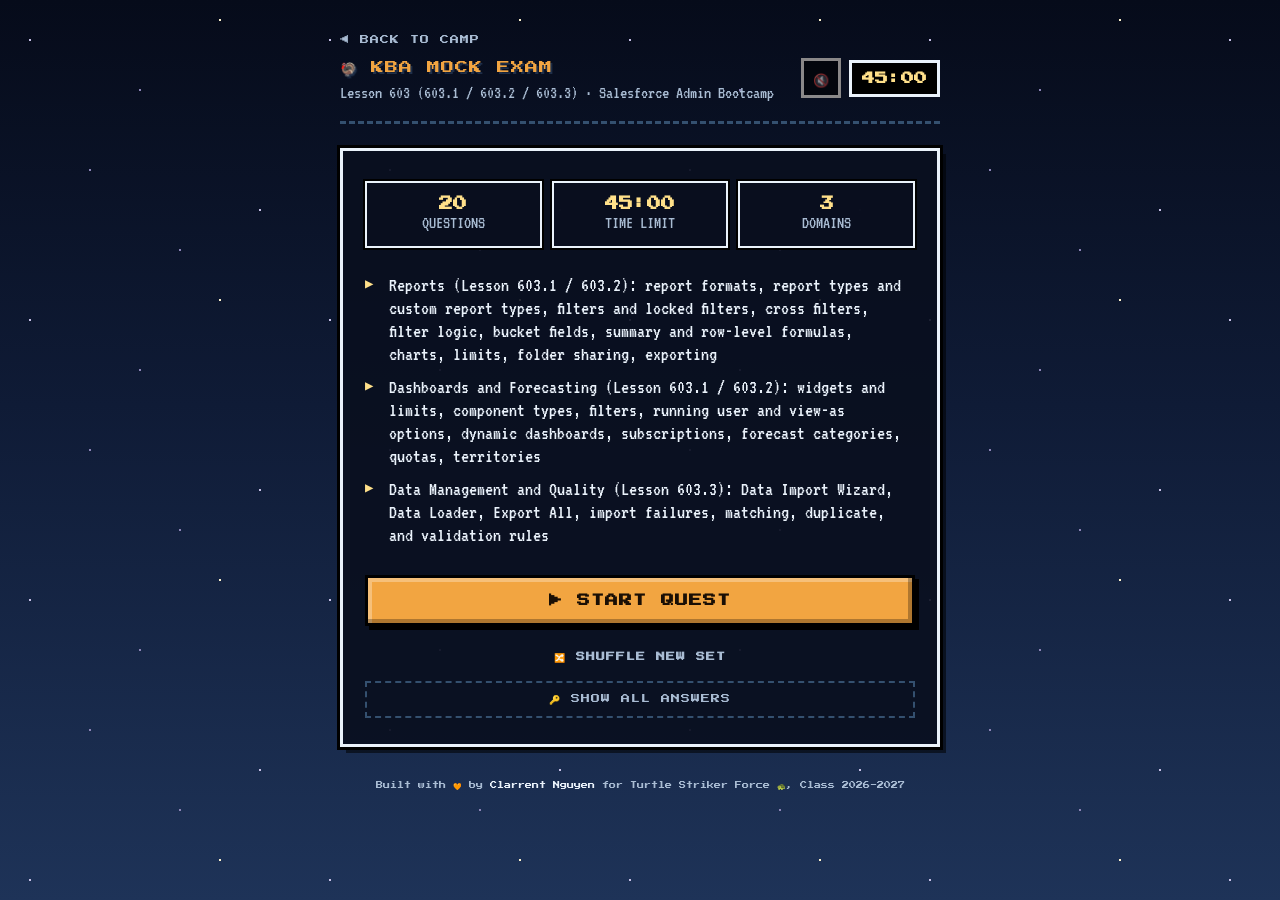
<file: lesson603.html>
<!DOCTYPE html>
<html lang="en">
<head>
<meta charset="UTF-8">
<meta name="viewport" content="width=device-width, initial-scale=1, viewport-fit=cover">
<title>🦃 KBA Lesson 603 Mock Exam</title>
<link rel="preconnect" href="https://fonts.googleapis.com">
<link rel="preconnect" href="https://fonts.gstatic.com" crossorigin>
<link href="https://fonts.googleapis.com/css2?family=Mountains+of+Christmas&family=Manrope:wght@400;500;600;700;800&family=JetBrains+Mono:wght@400;500;700&display=swap" rel="stylesheet">
<style>
  :root {
    --ink: #14201A;
    --ink-soft: #5B6F62;
    --bg: #F5F7EE;
    --panel: #FFFFFF;
    --border: #DCE6D2;
    --accent: #2F8F4E;
    --accent-2: #7CB518;
    --accent-soft: #E8F3E1;
    --good: #2F8F4E;
    --good-bg: #E7F5E9;
    --bad: #C2542A;
    --bad-bg: #FBEDE6;
    --shadow: 0 1px 2px rgba(20,32,26,0.05), 0 8px 24px rgba(20,32,26,0.08);
    --mono: 'JetBrains Mono', 'Courier New', monospace;
    --sans: 'Manrope', -apple-system, 'Segoe UI', sans-serif;
  }
  :root:not([data-theme="light"]) {
    @media (prefers-color-scheme: dark) {
      --ink: #E9F1E6;
      --ink-soft: #93A895;
      --bg: #0E1712;
      --panel: #16211A;
      --border: #253326;
      --accent: #6BC17E;
      --accent-2: #A3D65C;
      --accent-soft: #1C2C1F;
      --good: #6BC17E;
      --good-bg: #17281B;
      --bad: #E08857;
      --bad-bg: #2E1E14;
      --shadow: 0 1px 2px rgba(0,0,0,0.3), 0 12px 32px rgba(0,0,0,0.35);
    }
  }
  :root[data-theme="dark"] {
    --ink: #E9F1E6;
    --ink-soft: #93A895;
    --bg: #0E1712;
    --panel: #16211A;
    --border: #253326;
    --accent: #6BC17E;
    --accent-2: #A3D65C;
    --accent-soft: #1C2C1F;
    --good: #6BC17E;
    --good-bg: #17281B;
    --bad: #E08857;
    --bad-bg: #2E1E14;
    --shadow: 0 1px 2px rgba(0,0,0,0.3), 0 12px 32px rgba(0,0,0,0.35);
  }
  * { box-sizing: border-box; }
  html, body { height: 100%; margin: 0; }
  body {
    background: var(--bg);
    color: var(--ink);
    font-family: var(--sans);
    padding-top: env(safe-area-inset-top, 0px);
    padding-bottom: env(safe-area-inset-bottom, 0px);
    min-height: 100%;
    display: flex;
    justify-content: center;
    -webkit-font-smoothing: antialiased;
  }
  .wrap { width: 100%; max-width: 640px; padding: 28px 20px 40px; position: relative; }
  .top-strip {
    display: flex; align-items: center; justify-content: space-between;
    padding-bottom: 18px; margin-bottom: 24px;
  }
  .brand { font-weight: 800; font-size: 17px; letter-spacing: -0.01em; display: flex; align-items: center; gap: 8px; }
  .brand small { display: block; font-weight: 500; font-size: 12px; color: var(--ink-soft); margin-top: 2px; }
  .clock { font-family: var(--mono); font-size: 20px; font-weight: 700; color: var(--accent); white-space: nowrap; background: var(--accent-soft); padding: 6px 12px; border-radius: 10px; }
  .clock.low { color: var(--bad); background: var(--bad-bg); }

  .card { background: var(--panel); border: 1px solid var(--border); border-radius: 20px; padding: 32px; box-shadow: var(--shadow); }
  h1.hero { font-weight: 800; font-size: 30px; letter-spacing: -0.02em; line-height: 1.2; margin: 0 0 22px; }
  .meta-row { display: grid; grid-template-columns: repeat(3, 1fr); gap: 10px; margin-bottom: 26px; }
  .meta-cell { background: var(--bg); border: 1px solid var(--border); border-radius: 14px; padding: 14px 10px; text-align: center; }
  .meta-cell .num { font-family: var(--mono); font-weight: 700; font-size: 20px; display: block; color: var(--accent); }
  .meta-cell .lbl { font-size: 11px; color: var(--ink-soft); margin-top: 3px; display: block; font-weight: 500; }
  .domains { list-style: none; padding: 0; margin: 0 0 28px; display: flex; flex-direction: column; gap: 10px; }
  .domains li { font-size: 13.5px; color: var(--ink-soft); line-height: 1.5; padding-left: 22px; position: relative; }
  .domains li::before { content: "→"; position: absolute; left: 0; color: var(--accent); font-weight: 700; }
  button { font-family: var(--sans); cursor: pointer; border: none; }
  .btn-primary {
    background: linear-gradient(135deg, var(--accent), var(--accent-2));
    color: #fff; font-weight: 700; font-size: 15px; padding: 15px 26px; border-radius: 14px; width: 100%;
    transition: transform 0.12s ease, box-shadow 0.12s ease; box-shadow: 0 4px 14px rgba(47,143,78,0.28);
  }
  .btn-primary:hover { transform: translateY(-1px); box-shadow: 0 6px 18px rgba(47,143,78,0.36); }
  .btn-primary:focus-visible, .opt:focus-visible, .btn-ghost:focus-visible, .btn-secondary:focus-visible, .btn-next:focus-visible { outline: 2px solid var(--accent); outline-offset: 2px; }
  .btn-ghost { background: none; color: var(--ink-soft); font-size: 13.5px; font-weight: 600; padding: 12px 0; margin-top: 8px; width: 100%; }
  .btn-ghost:hover { color: var(--accent); }

  .progress-track { height: 6px; background: var(--border); margin-bottom: 24px; border-radius: 999px; overflow: hidden; }
  .progress-fill { height: 100%; background: linear-gradient(90deg, var(--accent), var(--accent-2)); transition: width 0.3s ease; border-radius: 999px; }
  .q-meta { font-family: var(--mono); font-size: 11.5px; color: var(--ink-soft); text-transform: uppercase; letter-spacing: 0.06em; margin-bottom: 12px; font-weight: 600; }
  .q-text { font-weight: 700; font-size: 20px; letter-spacing: -0.01em; line-height: 1.4; margin: 0 0 8px; }
  .q-hint { font-family: var(--mono); font-size: 12px; font-weight: 700; color: var(--accent); background: var(--accent-soft); display: inline-block; padding: 4px 10px; border-radius: 999px; margin-bottom: 18px; }
  .opt-list { display: flex; flex-direction: column; gap: 10px; margin-bottom: 26px; margin-top: 14px; }
  .opt {
    display: flex; align-items: flex-start; gap: 12px; text-align: left;
    background: var(--panel); border: 1.5px solid var(--border);
    padding: 14px 16px; font-size: 14.5px; line-height: 1.5; color: var(--ink); border-radius: 14px;
    transition: border-color 0.12s ease, background 0.12s ease, transform 0.12s ease;
    cursor: pointer; user-select: none; -webkit-user-select: none;
  }
  .opt:hover { border-color: var(--accent); transform: translateY(-1px); }
  .opt .tag {
    font-family: var(--mono); font-weight: 700; font-size: 12px; color: var(--ink-soft); flex-shrink: 0;
    width: 22px; height: 22px; border-radius: 7px; background: var(--bg); display: flex; align-items: center; justify-content: center;
  }
  .opt.selected { border-color: var(--accent); background: var(--accent-soft); }
  .opt.selected .tag { color: #fff; background: var(--accent); }

  .nav-row { display: flex; justify-content: space-between; align-items: center; gap: 12px; }
  .btn-secondary { background: var(--panel); color: var(--ink); border: 1.5px solid var(--border); padding: 12px 20px; font-size: 14px; font-weight: 700; border-radius: 12px; }
  .btn-secondary:hover { border-color: var(--accent); color: var(--accent); }
  .btn-secondary:disabled { opacity: 0.35; cursor: default; }
  .btn-next { background: var(--ink); color: var(--bg); padding: 12px 24px; font-size: 14px; font-weight: 700; border-radius: 12px; }
  .btn-next:hover { opacity: 0.85; }
  .btn-next:disabled { opacity: 0.35; cursor: default; }

  .score-wrap { text-align: center; padding: 6px 0 4px; position: relative; }
  .score-emoji { font-size: 40px; margin-bottom: 6px; line-height: 1; }
  .score-num { font-weight: 800; font-size: 54px; letter-spacing: -0.02em; line-height: 1; margin: 4px 0 6px; }
  .score-pct { font-family: var(--mono); font-size: 14px; color: var(--ink-soft); margin-bottom: 8px; font-weight: 600; }
  .score-verdict { font-size: 15px; color: var(--ink-soft); margin-bottom: 26px; font-weight: 500; }

  .breakdown { text-align: left; margin: 0 0 26px; background: var(--bg); border: 1px solid var(--border); border-radius: 16px; padding: 18px; }
  .breakdown-title { font-family: var(--mono); font-size: 10.5px; text-transform: uppercase; letter-spacing: 0.07em; color: var(--ink-soft); margin-bottom: 14px; font-weight: 700; }
  .bd-row { margin-bottom: 14px; }
  .bd-row:last-child { margin-bottom: 0; }
  .bd-head { display: flex; justify-content: space-between; align-items: baseline; font-size: 13px; margin-bottom: 6px; }
  .bd-head .name { font-weight: 700; }
  .bd-head .frac { font-family: var(--mono); color: var(--ink-soft); font-weight: 600; }
  .bd-tag { font-size: 10px; font-weight: 700; text-transform: uppercase; letter-spacing: 0.04em; padding: 3px 8px; border-radius: 999px; margin-left: 8px; }
  .bd-tag.strong { color: var(--good); background: var(--good-bg); }
  .bd-tag.weak { color: var(--bad); background: var(--bad-bg); }
  .bd-tag.mid { color: var(--accent); background: var(--accent-soft); }
  .bd-bar-track { height: 6px; background: var(--border); border-radius: 999px; overflow: hidden; }
  .bd-bar-fill { height: 100%; border-radius: 999px; }

  .btn-row { display: flex; gap: 10px; margin-bottom: 6px; }
  .btn-row button { flex: 1; }

  .review-list { margin-top: 20px; }
  .review-item { background: var(--panel); border: 1px solid var(--border); border-radius: 16px; padding: 18px; margin-bottom: 12px; }
  .review-head { display: flex; align-items: baseline; gap: 10px; margin-bottom: 10px; flex-wrap: wrap; }
  .review-num { font-family: var(--mono); font-size: 11.5px; color: var(--ink-soft); font-weight: 600; }
  .review-status { font-size: 11.5px; font-weight: 700; text-transform: uppercase; letter-spacing: 0.05em; display: flex; align-items: center; gap: 4px; }
  .review-status.good { color: var(--good); }
  .review-status.bad { color: var(--bad); }
  .review-domain { font-size: 11px; color: var(--ink-soft); margin-left: auto; font-weight: 500; }
  .review-q { font-weight: 700; font-size: 15.5px; margin: 0 0 12px; line-height: 1.4; }
  .review-line { font-size: 13.5px; line-height: 1.6; margin: 4px 0; }
  .review-line .lbl { color: var(--ink-soft); }
  .review-line.your-wrong { color: var(--bad); }
  .review-line.your-right { color: var(--good); }
  .review-note { font-size: 12.5px; color: var(--ink-soft); line-height: 1.5; margin: 4px 0; padding-left: 2px; }
  .review-why { font-size: 13.5px; color: var(--ink-soft); line-height: 1.6; margin-top: 10px; padding-top: 10px; border-top: 1px dashed var(--border); }
  .review-source { font-size: 11.5px; color: var(--accent); margin-top: 10px; font-weight: 700; }

  .credit {
    text-align: center; font-size: 12px; color: var(--ink-soft); margin-top: 32px; opacity: 0.75;
  }
  .credit span { font-weight: 600; }

  #fx-canvas { position: fixed; inset: 0; pointer-events: none; z-index: 999; display: none; }

  .hidden { display: none !important; }

  @media (max-width: 480px) {
    h1.hero { font-size: 25px; }
    .q-text { font-size: 17px; }
    .meta-cell .num { font-size: 17px; }
    .wrap { padding: 20px 14px 36px; }
    .card { padding: 22px; border-radius: 16px; }
    .score-num { font-size: 42px; }
  }

  /* ===== Winter Thanksgiving theme ===== */
  :root {
    --ink: #2A1636;
    --ink-soft: #6E5A78;
    --bg: #FBF3E6;
    --panel: #FFFFFF;
    --border: #EAD9C4;
    --accent: #C2510A;
    --accent-2: #7B3FC4;
    --accent-soft: #FCE7D3;
    --good: #2F8A3E;
    --good-bg: #E6F4E3;
    --bad: #B3261E;
    --bad-bg: #FBE4E1;
    --on-accent: #FFFFFF;
    --glow: rgba(194,81,10,0.30);
    --moon: rgba(255,214,140,0.55);
    --spooky: 'Mountains of Christmas', 'Manrope', cursive;
    --shadow: 0 1px 2px rgba(42,22,54,0.06), 0 8px 24px rgba(42,22,54,0.10);
  }
  :root:not([data-theme="light"]) {
    @media (prefers-color-scheme: dark) {
      --ink: #F5EDE0;
      --ink-soft: #B5A3C4;
      --bg: #120C1A;
      --panel: #1D1428;
      --border: #34264A;
      --accent: #FF8A1F;
      --accent-2: #A86BFF;
      --accent-soft: #2E1E2A;
      --good: #7FDB5A;
      --good-bg: #18291A;
      --bad: #FF6B6B;
      --bad-bg: #3A1620;
      --on-accent: #1A0F05;
      --glow: rgba(255,138,31,0.35);
      --moon: rgba(255,214,140,0.22);
      --shadow: 0 1px 2px rgba(0,0,0,0.4), 0 12px 32px rgba(0,0,0,0.45);
    }
  }
  :root[data-theme="dark"] {
    --ink: #F5EDE0;
    --ink-soft: #B5A3C4;
    --bg: #120C1A;
    --panel: #1D1428;
    --border: #34264A;
    --accent: #FF8A1F;
    --accent-2: #A86BFF;
    --accent-soft: #2E1E2A;
    --good: #7FDB5A;
    --good-bg: #18291A;
    --bad: #FF6B6B;
    --bad-bg: #3A1620;
    --on-accent: #1A0F05;
    --glow: rgba(255,138,31,0.35);
    --moon: rgba(255,214,140,0.22);
    --shadow: 0 1px 2px rgba(0,0,0,0.4), 0 12px 32px rgba(0,0,0,0.45);
  }
  body {
    background:
      radial-gradient(circle at 88% 6%, var(--moon) 0, transparent 160px),
      radial-gradient(ellipse at 50% 110%, var(--glow) 0, transparent 60%),
      var(--bg);
    background-attachment: fixed;
  }
  .btn-primary { color: var(--on-accent) !important; box-shadow: 0 4px 14px var(--glow) !important; }
  .btn-primary:hover { box-shadow: 0 6px 18px var(--glow) !important; }
  .opt.selected .tag { color: var(--on-accent) !important; }
  h1, .brand, .score-num { font-family: var(--spooky); font-weight: 400; letter-spacing: 0.03em; }
  h1 { font-size: 34px; color: var(--accent); }
  .brand { font-size: 21px; color: var(--accent); white-space: nowrap; }
  .brand small { white-space: normal; }
  .brand small { font-family: var(--sans); letter-spacing: 0; }
  .score-num { color: var(--accent); }
  .wrap { position: relative; z-index: 1; }
  .bats { position: fixed; inset: 0; pointer-events: none; z-index: 0; overflow: hidden; }
  .bats span { position: absolute; font-size: 22px; opacity: 0.55; animation: flap 14s ease-in-out infinite; }
  .bats span:nth-child(1) { top: 8%; left: 6%; animation-duration: 16s; }
  .bats span:nth-child(2) { top: 18%; left: 78%; font-size: 16px; animation-delay: -4s; }
  .bats span:nth-child(3) { top: 62%; left: 4%; font-size: 18px; animation-delay: -8s; }
  .bats span:nth-child(4) { top: 82%; left: 86%; animation-duration: 18s; animation-delay: -2s; }
  .bats span:nth-child(5) { top: 40%; left: 92%; font-size: 14px; animation-delay: -11s; }
  @keyframes flap {
    0%, 100% { transform: translate(0, 0) rotate(-6deg); }
    50% { transform: translate(18px, -22px) rotate(6deg); }
  }
  @media (prefers-reduced-motion: reduce) { .bats span { animation: none; } }
</style>
<link href="https://fonts.googleapis.com/css2?family=Press+Start+2P&family=VT323&display=swap" rel="stylesheet">
<link rel="stylesheet" href="retro.css?v=11">
</head>
<body>
<div class="bats" aria-hidden="true"><span>❄️</span><span>❄️</span><span>🍂</span><span>❄️</span><span>⛄</span></div>
<canvas id="fx-canvas"></canvas>
<div class="wrap">

  <div class="top-strip">
    <div class="brand">🦃 KBA Mock Exam<small>Lesson 603 (603.1 / 603.2 / 603.3) &middot; Salesforce Admin Bootcamp</small></div>
    <div class="clock" id="clock">45:00</div>
  </div>

  <div id="screen-start" class="card">
    <div class="meta-row" style="margin-top: 4px;">
      <div class="meta-cell"><span class="num">20</span><span class="lbl">Questions</span></div>
      <div class="meta-cell"><span class="num">45:00</span><span class="lbl">Time limit</span></div>
      <div class="meta-cell"><span class="num">3</span><span class="lbl">Domains</span></div>
    </div>

    <ul class="domains">
      <li>Reports (Lesson 603.1 / 603.2): report formats, report types and custom report types, filters and locked filters, cross filters, filter logic, bucket fields, summary and row-level formulas, charts, limits, folder sharing, exporting</li>
      <li>Dashboards and Forecasting (Lesson 603.1 / 603.2): widgets and limits, component types, filters, running user and view-as options, dynamic dashboards, subscriptions, forecast categories, quotas, territories</li>
      <li>Data Management and Quality (Lesson 603.3): Data Import Wizard, Data Loader, Export All, import failures, matching, duplicate, and validation rules</li>
    </ul>

    <button class="btn-primary" id="btn-start">▶ START QUEST</button>
    <button class="btn-ghost" id="btn-reshuffle">🔀 SHUFFLE NEW SET</button>
  </div>

  <div id="screen-quiz" class="hidden">
    <div class="progress-track"><div class="progress-fill" id="progress-fill"></div></div>
    <div class="q-meta" id="q-meta">Question 1 of 20 &middot; Reports (603.1 / 603.2)</div>
    <h2 class="q-text" id="q-text"></h2>
    <div class="q-hint hidden" id="q-hint"></div>
    <div class="opt-list" id="opt-list"></div>
    <div class="nav-row">
      <button class="btn-secondary" id="btn-prev">◀ BACK</button>
      <button class="btn-next" id="btn-next" disabled>NEXT ▶</button>
    </div>
  </div>

  <div id="screen-results" class="hidden">
    <div class="card score-wrap">
      <div class="score-emoji" id="score-emoji">🦃</div>
      <div class="q-meta" style="text-align:center;">RESULTS</div>
      <div class="score-num" id="score-num">0 / 20</div>
      <div class="score-pct" id="score-pct">0%</div>
      <div class="score-verdict" id="score-verdict"></div>

      <div class="breakdown" id="breakdown">
        <div class="breakdown-title">📊 By domain</div>
        <div id="breakdown-rows"></div>
      </div>

      <div class="btn-row">
        <button class="btn-secondary" id="btn-review">📖 REVIEW</button>
        <button class="btn-next" id="btn-retake">🔁 CONTINUE? RETAKE</button>
      </div>
    </div>
    <div id="review-list" class="review-list"></div>
  </div>

  <div class="credit">Built with 🧡 by <span>Clarrent Nguyen</span> for Turtle Striker Force 🐢, Class 2026-2027</div>

</div>

<script>
(function() {
  const RPT = "Reports (603.1 / 603.2)";
  const DSH = "Dashboards & Forecasting (603.1 / 603.2)";
  const DAT = "Data Management & Quality (603.3)";

  const BANK = [
    { domain: RPT, source: "Lesson 603.1, Report Formats",
      q: "A manager wants a simple list of all open Cases with no grouping or subtotals. Which report format fits best?",
      opts: ["Tabular", "Summary", "Matrix", "Joined"],
      notes: ["Correct, tabular is a plain list of rows and columns, like a spreadsheet.", "Summary adds row groupings and subtotals, which isn't needed here.", "Matrix groups by both rows and columns.", "Joined combines multiple report blocks."],
      correct: 0,
      why: "Tabular reports are the simplest format: a flat list of records with columns, no groupings. Good for lists like contact lists or open cases." },

    { domain: RPT, source: "Lesson 603.1, Report Formats",
      q: "A sales manager wants Opportunities grouped by Stage, with subtotals of Amount for each stage. Which report format fits best?",
      opts: ["Summary", "Tabular", "Joined", "Matrix"],
      notes: ["Correct, summary reports group rows and show subtotals per group.", "Tabular reports can't group rows.", "Joined reports are for combining multiple report blocks.", "Matrix works but is meant for grouping by rows AND columns, which isn't asked."],
      correct: 0,
      why: "Summary reports group rows by one or more fields and show subtotals for each group, like Opportunities by Stage." },

    { domain: RPT, source: "Lesson 603.1, Report Formats",
      q: "A VP wants to see total Opportunity Amount grouped by Owner down the side and by Close Month across the top. Which report format should be used?",
      opts: ["Matrix", "Summary", "Tabular", "Joined"],
      notes: ["Correct, matrix reports group by both rows and columns, like a pivot table.", "Summary reports only group by rows.", "Tabular reports have no grouping.", "Joined reports combine separate report blocks."],
      correct: 0,
      why: "Matrix reports group data by rows and columns at the same time, similar to a pivot table in Excel." },

    { domain: RPT, source: "Lesson 603.1, Report Formats",
      q: "An admin needs one report that shows Opportunities and Cases side by side for each Account, with each section having its own filters. Which format should they use?",
      opts: ["Joined", "Matrix", "Summary", "Tabular"],
      notes: ["Correct, joined reports hold multiple report blocks, each with its own report type and filters.", "Matrix reports use one report type with row and column groupings.", "Summary reports use one report type and one set of filters.", "Tabular reports are a single flat list."],
      correct: 0,
      why: "Joined reports combine multiple blocks in one view. Each block can use a different report type and its own filters, grouped by a common field like Account." },

    { domain: RPT, source: "Lesson 603.1, Custom Report Types",
      q: "The standard report types don't include a custom object the admin needs to report on with Accounts. What should the admin create?",
      opts: ["A custom report type", "A joined report", "A bucket field", "A dashboard filter"],
      notes: ["Correct, custom report types define which objects and fields are available to reports.", "Joined reports still need a report type that includes the object.", "Bucket fields group values inside an existing report.", "Dashboard filters filter components, they don't add objects."],
      correct: 0,
      why: "A custom report type defines the primary object, the related objects, and the fields users can pick from when building reports." },

    { domain: RPT, source: "Lesson 603.1, Custom Report Types",
      q: "An admin wants a report showing Accounts that have no related Contacts. How should the custom report type relationship be set up?",
      opts: ["Accounts with or without related Contacts", "Accounts with at least one related Contact", "Contacts with Accounts", "Contacts with or without Accounts"],
      notes: ["Correct, 'with or without' includes Accounts that have zero Contacts, so you can filter for them.", "'With at least one' excludes Accounts that have no Contacts.", "Starting from Contacts can't show Accounts with no Contacts.", "Starting from Contacts can't show Accounts with no Contacts."],
      correct: 0,
      why: "In a custom report type, choosing 'A records may or may not have related B records' keeps parent records that have no children, so you can find Accounts without Contacts." },

    { domain: RPT, source: "Lesson 603.2, Bucket Fields in Reports",
      q: "A manager wants to group Accounts into Small, Medium, and Large based on Annual Revenue, without creating a new field on the object. What should the admin use?",
      opts: ["Bucket field", "Formula field on the Account object", "Cross filter", "Row-level formula"],
      notes: ["Correct, bucket fields group values into categories right in the report.", "This would create a new field on the object, which the manager wants to avoid.", "Cross filters filter on related records, they don't categorize values.", "A row-level formula calculates a value, it doesn't bucket ranges into named groups as simply."],
      correct: 0,
      why: "Bucket fields let you group report values into named categories without creating a formula or custom field on the object." },

    { domain: RPT, source: "Lesson 603.2, Bucket Fields in Reports",
      q: "Which field types can be used to create a bucket field? Select 3.",
      type: "multi",
      opts: ["Picklist", "Number", "Text", "Lookup"],
      notes: ["Correct, picklist values can be bucketed.", "Correct, numeric ranges can be bucketed.", "Correct, text values can be bucketed.", "Lookup isn't a supported bucket field type."],
      correct: [0, 1, 2],
      why: "Bucket fields support Picklist, Number (including currency and percent), and Text field types." },

    { domain: RPT, source: "Lesson 603.2, Bucket Fields in Reports",
      q: "What is the maximum number of bucket columns allowed in a single report?",
      opts: ["5", "3", "10", "20"],
      notes: ["Correct, each report can have up to 5 bucket columns.", "The limit is higher than 3.", "The limit is lower than 10.", "20 is the limit for buckets per column, not bucket columns per report."],
      correct: 0,
      why: "A report can have up to 5 bucket columns. Each bucket column can have up to 20 buckets." },

    { domain: RPT, source: "Lesson 603.2, Row-Level Formulas",
      q: "A manager wants each row of an Opportunity report to show the Amount with a 15% discount applied. What should the admin add to the report?",
      opts: ["Row-level formula", "Summary formula", "Bucket field", "Filter logic"],
      notes: ["Correct, a row-level formula calculates a value for each record row.", "Summary formulas calculate at the grouping or grand total level, not per row.", "Bucket fields categorize values, they don't calculate them.", "Filter logic controls which records show, not calculated values."],
      correct: 0,
      why: "Row-level formulas calculate a value for each record in the report, like a discounted Amount or days until close." },

    { domain: RPT, source: "Lesson 603.2, Row-Level Formulas",
      q: "How many row-level formulas can be added to a single report?",
      opts: ["1", "5", "10", "Unlimited"],
      notes: ["Correct, only one row-level formula is allowed per report.", "The limit is 1, not 5.", "The limit is 1, not 10.", "There is a limit of 1."],
      correct: 0,
      why: "Each report can have only one row-level formula. Supported outputs are Number, Currency, Percent, Text, and Date." },

    { domain: RPT, source: "Lesson 603.2, Column Summaries in Reports",
      q: "Which summary options can be applied to a numeric column in a report? Select 3.",
      type: "multi",
      opts: ["Sum", "Average", "Max / Min", "Concatenate"],
      notes: ["Correct, Sum totals the values.", "Correct, Average gives the mean.", "Correct, Max and Min find the highest and lowest values.", "Concatenate isn't a report column summary."],
      correct: [0, 1, 2],
      why: "Numeric columns can be summarized with Sum, Average, Max, Min, and Median. These summaries can drive charts and conditional formatting." },

    { domain: RPT, source: "Lesson 603.2, Cross Filters",
      q: "A sales manager wants a report of Accounts that have no Opportunities. What should the admin use?",
      opts: ["A cross filter: Accounts without Opportunities", "Filter logic with OR", "A bucket field on Amount", "A row-level formula"],
      notes: ["Correct, cross filters show parent records with or without related child records.", "Filter logic combines field filters but can't check for missing related records.", "Bucket fields categorize values.", "Row-level formulas calculate per-row values."],
      correct: 0,
      why: "Cross filters filter parent records based on related child records, for example Accounts WITH or WITHOUT Opportunities, and can include subfilters on the child." },

    { domain: RPT, source: "Lesson 603.2, Filter Logic in Reports",
      q: "What is the purpose of filter logic in reports?",
      opts: ["Create complex conditions by combining filters with AND, OR, and parentheses", "Hide filters from users", "Reorder report columns", "Convert text fields into numbers"],
      notes: ["Correct, filter logic combines numbered filters into more complex conditions.", "Filter logic doesn't hide filters.", "Column order is set in the report builder, not filter logic.", "Filter logic doesn't change field types."],
      correct: 0,
      why: "Filter logic lets you combine filters with AND, OR, and NOT using parentheses, for example (1 OR 2) AND 3." },

    { domain: RPT, source: "Lesson 603.2, Filter Logic in Reports",
      q: "Filter 1: Type = New Customer. Filter 2: Lead Source = Web. Filter 3: Closed = False. Which filter logic shows open Opportunities that are either New Customer or from Web?",
      opts: ["(1 OR 2) AND 3", "1 AND 2 AND 3", "1 OR 2 OR 3", "1 AND (2 OR 3)"],
      notes: ["Correct, either condition 1 or 2, and it must also be open.", "This requires both New Customer AND Web, which is too narrow.", "This would include closed Opportunities too.", "This requires New Customer every time."],
      correct: 0,
      why: "The parentheses group the either/or part first, (1 OR 2), and then AND 3 requires the Opportunity to not be closed." },

    { domain: RPT, source: "Lesson 603.2, Report Chart Types",
      q: "Which chart type is ideal for showing trends over time?",
      opts: ["Line", "Pie", "Funnel", "Gauge"],
      notes: ["Correct, line charts show how values change over time.", "Pie charts show proportions of a whole.", "Funnel charts show sales stages.", "Gauges show a single value against a range."],
      correct: 0,
      why: "Line charts are best for trends over time, like monthly closed revenue." },

    { domain: RPT, source: "Lesson 603.2, Report Chart Types",
      q: "A sales manager wants a chart that shows how many deals are at each sales stage, narrowing from early to late stages. Which chart type fits best?",
      opts: ["Funnel", "Scatter plot", "Line", "Donut"],
      notes: ["Correct, funnel charts are built for sales stages.", "Scatter plots show correlation between two numbers.", "Line charts show trends over time.", "Donut charts show proportions, not stage flow."],
      correct: 0,
      why: "Funnel charts show values moving through stages, which makes them a natural fit for the Opportunity pipeline." },

    { domain: RPT, source: "Lesson 603.2, Report Chart Types",
      q: "Which chart type shows the correlation between two numeric values?",
      opts: ["Scatter plot", "Pie", "Funnel", "Bar"],
      notes: ["Correct, scatter plots compare two numeric values to show a relationship.", "Pie charts show proportions.", "Funnel charts show stage flow.", "Bar charts compare grouped values."],
      correct: 0,
      why: "Scatter plots place each record by two numeric values, making relationships or correlations easy to spot." },

    { domain: RPT, source: "Lesson 603.2, Report Chart Types",
      q: "Which chart type is best to show what share of total revenue each Lead Source contributes?",
      opts: ["Pie or Donut", "Line", "Scatter plot", "Funnel"],
      notes: ["Correct, pie and donut charts show proportions of a whole.", "Line charts show trends over time.", "Scatter plots show correlation.", "Funnel charts show stage progression."],
      correct: 0,
      why: "Pie and donut charts show how each part contributes to the total." },

    { domain: RPT, source: "Lesson 603.1, Report Options: Hide Details",
      q: "A manager only wants to see the grouping subtotals in a summary report, not the individual record rows. What should they do?",
      opts: ["Turn off Detail Rows (hide details)", "Delete the columns", "Change the report to Tabular", "Add a cross filter"],
      notes: ["Correct, hiding detail rows leaves only the groupings and summaries.", "Deleting columns removes data but still shows each row.", "Tabular reports have no subtotals to show.", "Cross filters filter records, they don't hide rows."],
      correct: 0,
      why: "Toggling off Detail Rows collapses the report to just the groupings and their totals, which is cleaner for summary views." },

    { domain: RPT, source: "Lesson 603.2, Report Sharing: Folders",
      q: "When sharing a report folder, which access levels can users be given? Select 3.",
      type: "multi",
      opts: ["View", "Edit", "Manage", "Administrator"],
      notes: ["Correct, View lets users see and run the reports.", "Correct, Edit lets users change reports in the folder.", "Correct, Manage lets users edit reports and manage the folder's sharing.", "Administrator isn't a folder access level."],
      correct: [0, 1, 2],
      why: "Report and dashboard folders are shared with View, Edit, or Manage access (shown as Viewer, Editor, and Manager in Setup)." },

    { domain: RPT, source: "Lesson 603.2, Report Sharing: Running User",
      q: "Two reps run the same Opportunity report from a shared folder, but each sees different records. Why?",
      opts: ["Reports only show the records the person running the report has access to", "The report is broken", "Each rep has a different report type", "Folders show different data to each user"],
      notes: ["Correct, reports follow the running user's record access (OWD, role hierarchy, sharing).", "This is expected behavior, not a bug.", "They're running the same report with the same report type.", "Folders control who can open the report, not which records appear."],
      correct: 0,
      why: "Access to a report folder lets you open the report, but the results still respect your own record access. Two users can see different rows in the same report." },

    { domain: RPT, source: "Lesson 603.2, Report Sharing: Folders",
      q: "A user can see a report in a shared folder but gets no rows for some Accounts that exist. What controls which records appear?",
      opts: ["The user's record access through the sharing model", "The report folder's access level", "The report chart settings", "The dashboard's running user"],
      notes: ["Correct, reports respect OWD, role hierarchy, and sharing for the running user.", "Folder access only controls opening the report.", "Chart settings only change the visual.", "Dashboard running user only applies to dashboards."],
      correct: 0,
      why: "Folder sharing decides who can open a report. The sharing model decides which records each user actually sees inside it." },

    { domain: DSH, source: "Lesson 603.2, Dashboard Component Types",
      q: "Which dashboard component is best for tracking goal attainment against thresholds, like progress toward a quota?",
      opts: ["Gauge", "Table", "Chart", "Metric"],
      notes: ["Correct, gauges show one value inside a range with color thresholds.", "Tables show rows of detail.", "Charts show trends and comparisons.", "Metrics show one number but without the range or thresholds."],
      correct: 0,
      why: "Gauges show a single value within a min to max range, with breakpoints that color-code performance. Great for goal attainment." },

    { domain: DSH, source: "Lesson 603.2, Dashboard Component Types",
      q: "Which dashboard component type displays a single key number, like Total Closed Won this quarter?",
      opts: ["Metric", "Chart", "Table", "Funnel"],
      notes: ["Correct, metric components highlight one key number.", "Charts show trends or comparisons.", "Tables show rows of details.", "Funnel is a chart type, not a single number."],
      correct: 0,
      why: "Metric components show one summary value, good for quick snapshots like total revenue." },

    { domain: DSH, source: "Lesson 603.2, Dashboard Component Types",
      q: "A manager wants a dashboard component listing the top 10 Opportunities with Owner, Amount, and Close Date. Which component should be used?",
      opts: ["Table", "Gauge", "Metric", "Donut chart"],
      notes: ["Correct, table components show rows of detailed data.", "Gauges show one value in a range.", "Metrics show one number.", "Donut charts show proportions."],
      correct: 0,
      why: "Table components are used when you want details, displaying rows and columns from the source report." },

    { domain: DSH, source: "Lesson 603.2, Dashboard Chart Properties",
      q: "Where does every dashboard component get its data?",
      opts: ["A source report", "Directly from the object", "A list view", "A custom report type only"],
      notes: ["Correct, each component is built on a source report.", "Components can't pull straight from an object.", "List views can't feed dashboard components.", "A report type is used to build the report, not the component itself."],
      correct: 0,
      why: "Every dashboard component needs a source report. If the report doesn't have the data or grouping, the component can't show it." },

    { domain: DSH, source: "Lesson 603.2, Dashboard Filters",
      q: "How many filters can be applied to a single dashboard?",
      opts: ["3", "1", "5", "10"],
      notes: ["Correct, a dashboard can have up to 3 filters.", "You can add more than 1.", "The limit is 3, not 5.", "The limit is 3, not 10."],
      correct: 0,
      why: "Dashboards support up to 3 filters. They apply across multiple components and work on fields common to the source reports." },

    { domain: DSH, source: "Lesson 603.2, Dashboard Filters",
      q: "Which statements about dashboard filters are true? Select 2.",
      type: "multi",
      opts: ["They can filter multiple components at once", "They use fields common to the source reports", "They permanently change the source reports", "They let each user see records they don't have access to"],
      notes: ["Correct, one filter can apply to many components.", "Correct, the filter field must exist in the components' source reports.", "Filters change the view only, not the source reports.", "Filters never override record access."],
      correct: [0, 1],
      why: "Dashboard filters let users slice the whole dashboard, like by Region, using a field the source reports share. They don't edit the reports or bypass sharing." },

    { domain: DSH, source: "Lesson 603.2, Dashboards: Running User",
      q: "A dashboard is set to run as the VP of Sales. A rep opens it. Whose data access determines what the rep sees on the dashboard?",
      opts: ["The VP of Sales (the running user)", "The rep viewing it", "The dashboard folder owner", "The System Administrator"],
      notes: ["Correct, a dashboard shows data based on its running user's access.", "Only dynamic dashboards run as the logged-in viewer.", "The folder owner doesn't determine the data shown.", "The admin's access isn't used unless they're the running user."],
      correct: 0,
      why: "A standard dashboard displays data as the running user. Everyone who can see the dashboard sees the same data, even records they couldn't open themselves." },

    { domain: DSH, source: "Lesson 603.2, Dashboards: Dynamic Dashboards",
      q: "Each sales rep should see only their own pipeline on the same dashboard, without the admin building one dashboard per rep. What should the admin use?",
      opts: ["A dynamic dashboard (run as the logged-in user)", "A separate folder for each rep", "A dashboard with the VP as running user", "A matrix report"],
      notes: ["Correct, dynamic dashboards show each viewer their own accessible data.", "Folders control access, not which data shows.", "Every rep would see the VP's data.", "A report format doesn't change who the dashboard runs as."],
      correct: 0,
      why: "Dynamic dashboards run as the logged-in user, so each viewer sees data based on their own access. One dashboard works for the whole team." },

    { domain: DSH, source: "Lesson 603.2, Dashboards: Dynamic Dashboards",
      q: "Which statement about dynamic dashboards is true?",
      opts: ["The number allowed depends on the org's edition", "Every org can have unlimited dynamic dashboards", "They can't use filters", "They always show all records to every user"],
      notes: ["Correct, editions have limits (for example, Enterprise Edition allows 5).", "There is an edition-based limit.", "Dynamic dashboards can use filters.", "They show each user only what that user can access."],
      correct: 0,
      why: "Dynamic dashboards are limited by edition, such as 5 in Enterprise Edition and 10 in Unlimited and Performance Editions." },

    { domain: DSH, source: "Lesson 603.2, Dashboards: Subscribe",
      q: "A manager wants dashboard results emailed to them every Monday morning. What should they do?",
      opts: ["Subscribe to the dashboard", "Create a dynamic dashboard", "Add a dashboard filter", "Share the dashboard folder with themselves"],
      notes: ["Correct, subscribing schedules a refresh and emails the results.", "Dynamic dashboards change who it runs as, not delivery.", "Filters change the view, not delivery.", "Folder sharing controls access, not emails."],
      correct: 0,
      why: "Subscribing to a report or dashboard refreshes it on a schedule and emails the results to you (and other subscribers you add)." },

    { domain: DSH, source: "Lesson 603.2, Forecasting",
      q: "Which object is used to generate forecasts in Salesforce?",
      opts: ["Opportunities", "Leads", "Tasks", "Accounts"],
      notes: ["Correct, forecasts are built from Opportunity data.", "Leads aren't converted to revenue yet, so they aren't forecasted.", "Tasks are activities, not revenue.", "Accounts aren't the source of forecast amounts."],
      correct: 0,
      why: "Forecasts are based on Opportunity Stage, Amount, and Close Date." },

    { domain: DSH, source: "Lesson 603.2, Forecasting",
      q: "Which Opportunity fields drive what shows up in a forecast? Select 3.",
      type: "multi",
      opts: ["Stage", "Amount", "Close Date", "Lead Source"],
      notes: ["Correct, Stage maps to the forecast category.", "Correct, Amount is the revenue being forecast.", "Correct, Close Date places it in the right forecast period.", "Lead Source doesn't drive the forecast."],
      correct: [0, 1, 2],
      why: "Forecasts use Opportunity Stage (mapped to a forecast category), Amount, and Close Date. Keeping these accurate keeps the forecast accurate." },

    { domain: DSH, source: "Lesson 603.2, Forecasting and Quotas",
      q: "Collaborative Forecasting can forecast which two types of measurements? Select 2.",
      type: "multi",
      opts: ["Revenue", "Quantity", "Number of Leads", "Number of Cases"],
      notes: ["Correct, forecasts can track revenue (amount).", "Correct, forecasts can track quantity (units).", "Leads aren't a forecast measurement.", "Cases aren't a forecast measurement."],
      correct: [0, 1],
      why: "Collaborative Forecasting can forecast revenue (opportunity amounts) and quantity (units sold)." },

    { domain: DSH, source: "Lesson 603.2, Forecasting Categories",
      q: "A deal is expected to close and the rep is confident in it. Which forecast category does it fall into?",
      opts: ["Commit", "Pipeline", "Best Case", "Closed"],
      notes: ["Correct, Commit is for deals expected to close.", "Pipeline is for early-stage deals.", "Best Case is for deals with some chance of closing.", "Closed is only for deals that are already Closed Won."],
      correct: 0,
      why: "Forecast categories map from Opportunity Stage: Pipeline (early), Best Case (some chance), Commit (expected), and Closed (Closed Won)." },

    { domain: DSH, source: "Lesson 603.2, Forecasting Categories",
      q: "Where do forecast categories come from on an Opportunity?",
      opts: ["They're mapped from the Opportunity Stage", "They're typed in by the rep each time", "They come from the Account's Industry", "They come from the Lead Source"],
      notes: ["Correct, each Stage maps to a forecast category, and admins can customize the mapping.", "They're set automatically from Stage.", "Industry has no effect on forecast category.", "Lead Source has no effect on forecast category."],
      correct: 0,
      why: "Each Opportunity Stage maps to a forecast category. Admins can customize these stage mappings." },

    { domain: DSH, source: "Lesson 603.2, Quotas",
      q: "What is a quota in Salesforce forecasting?",
      opts: ["A sales target assigned to a user for a period", "The maximum number of Opportunities a user can own", "A limit on report rows", "The number of dashboards a user can create"],
      notes: ["Correct, quotas are sales targets tracked alongside forecasts.", "Quotas don't limit record ownership.", "Quotas aren't a report limit.", "Quotas aren't a dashboard limit."],
      correct: 0,
      why: "Quotas are sales targets set by an admin or manager, tracked alongside forecast categories to measure attainment." },

    { domain: DSH, source: "Lesson 603.2, Quotas",
      q: "Which methods can be used to add quotas? Select 2.",
      type: "multi",
      opts: ["The Forecasts Quotas page", "Data Loader", "Chatter", "The Opportunity page layout"],
      notes: ["Correct, quotas can be entered on the Forecasts Quotas page.", "Correct, quotas can be loaded in bulk with Data Loader.", "Chatter is for collaboration.", "Page layouts don't set quotas."],
      correct: [0, 1],
      why: "Quotas can be added through the Forecasts Quotas page or loaded in bulk with Data Loader." },

    { domain: DSH, source: "Lesson 603.2, Territories",
      q: "What can sales territories be based on? Select 3.",
      type: "multi",
      opts: ["Location", "Industry", "Products or services", "The user's password policy"],
      notes: ["Correct, location is a common way to split territories.", "Correct, territories can be split by industry.", "Correct, territories can be split by product or service line.", "Password policies have nothing to do with territories."],
      correct: [0, 1, 2],
      why: "Territories divide the sales team based on location, industry, products or services, or other business needs." },

    { domain: DSH, source: "Lesson 603.2, Forecasting",
      q: "Forecasts can be organized by which of the following? Select 3.",
      type: "multi",
      opts: ["User / team", "Territory", "Product Family", "Case Priority"],
      notes: ["Correct, forecasts roll up by user and team.", "Correct, forecasts can be organized by territory.", "Correct, forecasts can be organized by product family.", "Case Priority has nothing to do with forecasts."],
      correct: [0, 1, 2],
      why: "Forecasts can be organized by user or team (role hierarchy), territory, or product family." },

    { domain: DAT, source: "Lesson 603.3, Data Import Wizard",
      q: "What is the maximum number of records the Data Import Wizard can import at one time?",
      opts: ["50,000", "5,000", "500,000", "5 million"],
      notes: ["Correct, the Import Wizard handles up to 50,000 records.", "The limit is higher than 5,000.", "The limit is lower than 500,000.", "5 million is the Data Loader range."],
      correct: 0,
      why: "The Data Import Wizard imports up to 50,000 records at a time. For more than that, use Data Loader." },

    { domain: DAT, source: "Lesson 603.3, Data Import Wizard",
      q: "Which objects does the Data Import Wizard support? Select 3.",
      type: "multi",
      opts: ["Accounts and Contacts", "Leads", "Campaign Members", "Opportunities"],
      notes: ["Correct, Accounts and Contacts can be imported with the wizard.", "Correct, Leads are supported.", "Correct, Campaign Members are supported.", "Opportunities aren't supported by the wizard, use Data Loader."],
      correct: [0, 1, 2],
      why: "The Data Import Wizard supports Accounts, Contacts, Leads, Campaign Members, Solutions, and Custom Objects. Opportunities need Data Loader." },

    { domain: DAT, source: "Lesson 603.3, Data Loader",
      q: "An admin needs to import 200,000 Opportunity records. Which tool should they use?",
      opts: ["Data Loader", "Data Import Wizard", "Mass Update from a list view", "Report export"],
      notes: ["Correct, Data Loader handles large volumes and supports Opportunities.", "The wizard caps at 50,000 records and doesn't support Opportunities.", "List view mass update can't import new records.", "Reports export data, they don't import it."],
      correct: 0,
      why: "Data Loader handles up to 5 million records and works with all standard and custom objects, including Opportunities." },

    { domain: DAT, source: "Lesson 603.3, Data Loader",
      q: "Which operations does Data Loader support? Select 3.",
      type: "multi",
      opts: ["Upsert", "Delete", "Export", "Merge duplicate Accounts"],
      notes: ["Correct, Upsert updates existing records or inserts new ones.", "Correct, Data Loader can mass delete records.", "Correct, Data Loader can export data.", "Merging duplicates is done in the UI, not Data Loader."],
      correct: [0, 1, 2],
      why: "Data Loader supports Insert, Update, Upsert, Delete, Export, and Export All (plus Hard Delete with the right permission)." },

    { domain: DAT, source: "Lesson 603.3, Data Loader: Upsert",
      q: "What does an Upsert do in Data Loader?",
      opts: ["Updates matching records and inserts records that don't match", "Only inserts new records", "Only deletes records", "Exports records including deleted ones"],
      notes: ["Correct, Upsert is update plus insert, matched on an ID or external ID.", "That's Insert.", "That's Delete.", "That's Export All."],
      correct: 0,
      why: "Upsert matches on the record ID or an external ID field. Matches get updated, and non-matches are inserted as new records." },

    { domain: DAT, source: "Lesson 603.3, Data Loader: Export All",
      q: "What is the difference between Export and Export All in Data Loader?",
      opts: ["Export All also includes soft-deleted (Recycle Bin) and archived records", "Export All includes all fields, Export only includes required fields", "Export All works on all objects, Export only on custom objects", "There is no difference"],
      notes: ["Correct, Export All includes deleted records in the Recycle Bin and archived activities.", "You choose fields for both operations.", "Both work on standard and custom objects.", "They are different."],
      correct: 0,
      why: "Export pulls active records. Export All also pulls soft-deleted records still in the Recycle Bin and archived activity records." },

    { domain: DAT, source: "Lesson 603.3, Import Failures",
      q: "What can cause a record import to fail? Select 3.",
      type: "multi",
      opts: ["A required field is missing", "A validation rule blocks the record", "A duplicate rule is set to block duplicates", "The file has column headers"],
      notes: ["Correct, missing required fields stop the record from saving.", "Correct, validation rules still fire on imports.", "Correct, blocking duplicate rules can stop records from saving.", "Column headers are expected and are used to map fields."],
      correct: [0, 1, 2],
      why: "Imports fail when records break the same rules as manual entry: missing required fields, validation rules, duplicate rules, bad formats, or invalid lookups." },

    { domain: DAT, source: "Lesson 603.3, Matching Rules",
      q: "What does a matching rule do?",
      opts: ["Defines how Salesforce identifies records as possible duplicates", "Blocks a record from saving if a field is blank", "Assigns records to a queue", "Merges duplicate records automatically"],
      notes: ["Correct, matching rules set the criteria for spotting duplicates.", "That's a validation rule or required field.", "That's an assignment rule.", "Matching rules don't merge records on their own."],
      correct: 0,
      why: "Matching rules define the logic for spotting duplicates (exact or fuzzy matching on fields). Duplicate rules then decide what happens: allow, alert, or block." },

    { domain: DAT, source: "Lesson 603.3, Matching and Duplicate Rules",
      q: "An admin wants users to see a warning when creating a Contact that looks like a duplicate, but still let them save. What should they configure?",
      opts: ["A duplicate rule set to Allow with an alert, using a matching rule", "A validation rule", "A sharing rule", "A row-level formula"],
      notes: ["Correct, the duplicate rule sets the action (allow with alert) and uses a matching rule to find duplicates.", "Validation rules block saves, they don't detect duplicates.", "Sharing rules control record access.", "Row-level formulas are for reports."],
      correct: 0,
      why: "Duplicate rules use a matching rule to find possible duplicates, then either allow (with or without an alert) or block the save." },

    { domain: DAT, source: "Lesson 603.3, Validation Rules",
      q: "An admin wants to stop users from saving an Opportunity with a Close Date in the past. What should they use?",
      opts: ["Validation rule", "Matching rule", "Bucket field", "Dashboard filter"],
      notes: ["Correct, a validation rule shows an error and blocks the save when the formula is true.", "Matching rules find duplicates.", "Bucket fields are for reports.", "Dashboard filters are for dashboards."],
      correct: 0,
      why: "Validation rules use a formula. When it evaluates to TRUE, the user sees an error message and the record can't be saved." },

    { domain: DAT, source: "Lesson 603.3, Data Quality",
      q: "Which tools help improve data quality in Salesforce? Select 3.",
      type: "multi",
      opts: ["Validation rules", "Duplicate and matching rules", "Picklists and required fields", "Dynamic dashboards"],
      notes: ["Correct, they stop bad data from being saved.", "Correct, they prevent and flag duplicates.", "Correct, they standardize and require key data.", "Dynamic dashboards display data, they don't improve its quality."],
      correct: [0, 1, 2],
      why: "Data quality improves with validation rules, duplicate and matching rules, picklists, required fields, and regular cleanup using reports." },

    { domain: RPT, source: "Lesson 603.1 Knowledge Check, Report Formats",
      q: "Tony, a Sales Manager, needs a report of Open Opportunities created last month, showing only the number of Open Opportunities owned by each Sales Rep. Which report format meets his needs?",
      opts: ["Summary", "Tabular", "Matrix", "Joined"],
      notes: ["Correct, grouping by Opportunity Owner gives a count per rep.", "Tabular can't group or subtotal by rep.", "Matrix groups by rows and columns, which is more than he needs.", "Joined is for combining separate report blocks."],
      correct: 0,
      why: "Tony needs one grouping (Owner) with a count per group. That's exactly what a summary report does." },

    { domain: RPT, source: "Lesson 603.1 Knowledge Check, Report Types",
      q: "Tyler is building a report that shows the products related to current Open Opportunities. Which report type should he select?",
      opts: ["Opportunities with Products", "Opportunities", "Opportunities with Opportunity Products", "Opportunity History"],
      notes: ["Correct, this standard report type includes Opportunities and their related products.", "The plain Opportunities report type doesn't include product line items.", "This isn't the name of the standard report type.", "Opportunity History tracks stage and amount changes, not products."],
      correct: 0,
      why: "The standard 'Opportunities with Products' report type joins Opportunities with their product line items." },

    { domain: RPT, source: "Lesson 603.1 Knowledge Check, Custom Report Types",
      q: "You need to build a report that shows Accounts with or without Opportunities. What should you use?",
      opts: ["Custom Report Type", "Joined Report", "Standard Report Type", "Dashboard Filter"],
      notes: ["Correct, a custom report type lets you choose 'A records may or may not have related B records'.", "Joined reports combine blocks but don't create a with-or-without relationship.", "Standard report types don't let you pick the with-or-without option.", "Dashboard filters only filter components."],
      correct: 0,
      why: "Custom report types let you set the relationship to 'with or without' related records, like Accounts with or without Opportunities." },

    { domain: RPT, source: "Lesson 603.1 Knowledge Check, Custom Report Types",
      q: "What is the maximum number of objects that can be linked in a Custom Report Type?",
      opts: ["4", "2", "3", "5"],
      notes: ["Correct, a primary object plus up to 3 related levels, 4 objects total.", "You can link more than 2.", "You can link more than 3.", "The limit is 4, not 5."],
      correct: 0,
      why: "A custom report type can include up to 4 objects: the primary object, its child, grandchild, and great-grandchild." },

    { domain: RPT, source: "Lesson 603.1 Knowledge Check, Cross Filters",
      q: "Which report feature allows filtering based on child objects?",
      opts: ["Cross Filters", "Summary Filters", "Row-Level Formulas", "Bucketing"],
      notes: ["Correct, cross filters filter parent records by their related child records.", "This isn't a feature for filtering on child objects.", "Row-level formulas calculate values per row.", "Bucketing categorizes values."],
      correct: 0,
      why: "Cross filters let you include or exclude parent records based on child records, such as Accounts without Opportunities where Stage = Closed Won." },

    { domain: RPT, source: "Lesson 603.1 Knowledge Check, Report Filters",
      q: "Rob is sharing an Accounts report with many users and doesn't want them to change his filters. What should he do?",
      opts: ["Lock the filters before sharing the report", "Create a separate report for each user", "Export the report and email it to everyone", "Take a screenshot of the report"],
      notes: ["Correct, locked filters can't be changed by other users who run the report.", "That's a lot of extra work and isn't necessary.", "Exports go out of date and lose the live report.", "A screenshot isn't a usable live report."],
      correct: 0,
      why: "Locking a filter keeps other users from changing it when they run a shared report." },

    { domain: RPT, source: "Lesson 603.1, Report Filters",
      q: "What is the maximum number of filters that can be added to a report?",
      opts: ["20", "3", "5", "10"],
      notes: ["Correct, a report can have up to 20 filters.", "3 is the dashboard filter limit.", "5 is the limit for bucket columns and summary formulas.", "The limit is 20."],
      correct: 0,
      why: "Reports allow up to 20 field filters. Don't mix this up with dashboards, which allow 3 filters." },

    { domain: RPT, source: "Lesson 603.1, Types of Filters",
      q: "A rep creates a filter: Stage equals Closed Won. What type of filter is this?",
      opts: ["Field filter", "Standard filter", "Cross filter", "Filter logic"],
      notes: ["Correct, a field filter uses a field, an operator, and a value.", "Standard filters are built-in ones like date range and 'show me' (owner).", "Cross filters filter on related records.", "Filter logic combines numbered filters."],
      correct: 0,
      why: "Field filters pick a field, an operator (equals, contains, greater than), and a value. Standard filters are built in, like Created Date range and record owner." },

    { domain: RPT, source: "Lesson 603.1, Report Features and Limits",
      q: "Which report formats can display a report chart? Select 3.",
      type: "multi",
      opts: ["Summary", "Matrix", "Joined", "Tabular"],
      notes: ["Correct, summary reports support charts.", "Correct, matrix reports support charts.", "Correct, joined reports support charts.", "Tabular reports have no groupings, so they can't show a chart."],
      correct: [0, 1, 2],
      why: "Report charts need groupings, so they're available on summary, matrix, and joined reports, not tabular." },

    { domain: RPT, source: "Lesson 603.1, Formulas in Summary Reports",
      q: "A manager wants a win rate calculated for each Opportunity Owner grouping in a summary report. What should be added?",
      opts: ["Summary formula", "Row-level formula", "Bucket field", "Cross filter"],
      notes: ["Correct, summary formulas calculate at the grouping or grand total level.", "Row-level formulas calculate per record, not per group.", "Bucket fields categorize values.", "Cross filters filter on related records."],
      correct: 0,
      why: "Summary formulas calculate at the subtotal or grand total level, which is perfect for metrics like win rate per owner." },

    { domain: RPT, source: "Lesson 603.1, Report Features and Limits",
      q: "How many summary (custom) formulas can be added to a single report?",
      opts: ["5", "1", "3", "20"],
      notes: ["Correct, up to 5 summary formulas per report.", "1 is the limit for row-level formulas.", "The limit is higher than 3.", "20 is the report filter limit."],
      correct: 0,
      why: "A report can have up to 5 summary formulas, up to 5 bucket columns, 20 filters, and 1 row-level formula." },

    { domain: RPT, source: "Lesson 603.1, Matrix Reports",
      q: "When building a matrix report, what do you do first?",
      opts: ["Group by rows, then group by columns", "Group by columns, then add rows", "Add a chart first", "Create a joined report first"],
      notes: ["Correct, adding a row grouping makes it a summary report, then adding a column grouping makes it matrix.", "Rows are grouped first.", "A chart isn't required to make a matrix report.", "Joined reports are a different format."],
      correct: 0,
      why: "A matrix report is a summary report plus a column grouping. Group by rows first, then group by columns." },

    { domain: RPT, source: "Lesson 603.1, Joined Reports",
      q: "What is the maximum number of blocks in a joined report?",
      opts: ["5", "2", "3", "10"],
      notes: ["Correct, joined reports allow up to 5 blocks.", "You can have more than 2 blocks.", "You can have more than 3 blocks.", "The limit is 5."],
      correct: 0,
      why: "Joined reports can have up to 5 blocks, and each block can have its own report type, filters, and columns." },

    { domain: RPT, source: "Lesson 603.1, Custom Report Types",
      q: "Why would an admin create a custom report type instead of using the standard one that Salesforce auto-creates for a custom object? Select 2.",
      type: "multi",
      opts: ["To add fields from related objects via lookup", "To set a 'with or without' relationship to related records", "To raise the report filter limit above 20", "To bypass the user's record access"],
      notes: ["Correct, custom report types can add lookup fields from related objects.", "Correct, custom report types let you choose 'may or may not have' related records.", "Custom report types don't change filter limits.", "Reports always respect record access."],
      correct: [0, 1],
      why: "Auto-created standard report types can't be customized. Custom report types let you choose the objects, the with-or-without relationship, default columns, and fields from related objects via lookup." },

    { domain: RPT, source: "Lesson 603.1, Custom Report Types",
      q: "In the custom report type 'Contacts with Cases and Activities', each Contact must have at least one Case and each Case must have at least one Activity. Which Contacts appear?",
      opts: ["Only Contacts that have Cases, where those Cases have Activities", "All Contacts, with or without Cases", "Only Contacts without Cases", "All Cases, with or without Contacts"],
      notes: ["Correct, 'must have at least one' at each level only keeps records that have related children.", "That would need the 'may or may not have' option.", "That would need a cross filter for 'without'.", "The primary object is Contacts, not Cases."],
      correct: 0,
      why: "'Each A record must have at least one related B record' drops any parent without children. Use 'may or may not have' when you want parents with no related records too." },

    { domain: RPT, source: "Lesson 603.1 Knowledge Check, Report Sharing",
      q: "How is access to reports controlled in Salesforce?",
      opts: ["Folder-level sharing", "Field-level security", "Profile access to each report", "Sharing rules on the report object"],
      notes: ["Correct, reports live in folders, and folder sharing controls who can access them.", "FLS controls fields, not access to reports.", "Profiles don't grant access to individual reports.", "Reports aren't shared with sharing rules."],
      correct: 0,
      why: "Reports and dashboards are stored in folders. Folder sharing (View, Edit, Manage) controls who can access them." },

    { domain: RPT, source: "Lesson 603.1 Knowledge Check, Report Sharing",
      q: "Which users can see a report stored in a public folder?",
      opts: ["Users with access to the folder", "Everyone in the organization", "Only users with View All Data", "Users above the folder owner in the role hierarchy"],
      notes: ["Correct, access depends on who the folder is shared with.", "Only if the folder is shared with everyone.", "View All Data isn't required.", "The role hierarchy doesn't grant folder access."],
      correct: 0,
      why: "Folder access is what matters. A folder can be shared with users, roles, public groups, or the whole org." },

    { domain: RPT, source: "Lesson 603.1, Exporting Reports",
      q: "In which file formats can a report be exported? Select 3.",
      type: "multi",
      opts: [".csv", ".xls", ".xlsx", ".pdf"],
      notes: ["Correct, details-only exports can be .csv.", "Correct, .xls is supported.", "Correct, .xlsx is supported (formatted or details only).", ".pdf isn't a report export format."],
      correct: [0, 1, 2],
      why: "Users with export permission can export reports as .csv, .xls, or .xlsx." },

    { domain: RPT, source: "Lesson 603.1, Exporting Reports",
      q: "How can a joined report be exported?",
      opts: ["Only as a formatted Excel file (.xlsx)", "Only as .csv", "As .csv or .xls", "Joined reports can't be exported"],
      notes: ["Correct, joined reports only export as formatted .xlsx.", "Joined reports can't export to .csv.", "Joined reports can't export to .csv or .xls.", "They can be exported, just in one format."],
      correct: 0,
      why: "Joined reports can only be exported as a formatted Excel report (.xlsx)." },

    { domain: DSH, source: "Lesson 603.1 Knowledge Check, Dashboard Running User",
      q: "What determines the data a user sees in a dashboard with a fixed running user?",
      opts: ["The fixed running user's record visibility", "The viewer's own profile", "The dashboard folder", "The viewer's organization-wide defaults"],
      notes: ["Correct, everyone sees data based on the running user's access.", "The viewer's profile doesn't change the data shown.", "The folder controls who can open it, not the data.", "The viewer's access isn't used unless the dashboard is dynamic."],
      correct: 0,
      why: "With a fixed running user, every viewer sees the same data, filtered through that one user's security settings and record access." },

    { domain: DSH, source: "Lesson 603.1 Knowledge Check, Dynamic Dashboards",
      q: "Molly is building a dynamic dashboard for Sales Reps, Sales Managers, and the VP of Sales. What should she consider? Select 3.",
      type: "multi",
      opts: ["Dynamic dashboards can't be saved in a private folder", "Dynamic dashboards must be refreshed manually", "Viewers see data according to their own access", "Depending on edition, you can build up to 15 dynamic dashboards"],
      notes: ["Correct, dynamic dashboards must be saved in a shared folder.", "Correct, dynamic dashboards can't be refreshed on a schedule.", "Correct, each viewer sees data based on their own access.", "The edition limit is 5 (Enterprise) or 10 (Unlimited and Performance), not 15."],
      correct: [0, 1, 2],
      why: "Dynamic dashboards run as the viewer, can't be saved in private folders, can't be scheduled for refresh, and are limited by edition." },

    { domain: DSH, source: "Lesson 603.1, Dashboard View Options",
      q: "A sales manager wants to view a dashboard as any rep below them in the role hierarchy. Which permission allows this?",
      opts: ["View My Team's Dashboards", "View All Data", "Manage Users", "Export Reports"],
      notes: ["Correct, this lets users view the dashboard as anyone below them in the role hierarchy.", "View All Data lets them pick ANY user, which is more access than needed.", "Manage Users isn't about viewing dashboards.", "Export Reports is about exporting."],
      correct: 0,
      why: "With 'Let dashboard viewers choose whom they view the dashboard as', View My Team's Dashboards lets a manager pick users below them. View All Data lets them pick anyone." },

    { domain: DSH, source: "Lesson 603.1, Dashboard Widgets",
      q: "What is the maximum number of widgets (components) on a single dashboard?",
      opts: ["25", "20", "10", "3"],
      notes: ["Correct, up to 25 widgets total.", "20 is the limit for charts and tables combined.", "The limit is higher than 10.", "3 is the image limit and the dashboard filter limit."],
      correct: 0,
      why: "A dashboard can have up to 25 widgets, with a max of 20 charts and tables and 3 images." },

    { domain: DSH, source: "Lesson 603.1, Report and Dashboard Sharing",
      q: "All users with access to a dashboard folder see the same data on a dashboard, unless what?",
      opts: ["The dashboard is dynamic", "The dashboard has filters", "The folder is public", "The dashboard has more than 20 components"],
      notes: ["Correct, dynamic dashboards show each viewer their own data.", "Filters change the view but still use the running user's access.", "Public folders still show the same data to everyone.", "Component count has nothing to do with the data shown."],
      correct: 0,
      why: "Standard dashboards show everyone the running user's data. Only dynamic dashboards show each viewer data based on their own access." },

    { domain: DSH, source: "Lesson 603.1, Report and Dashboard Subscriptions",
      q: "Which statements about report and dashboard subscriptions are true? Select 3.",
      type: "multi",
      opts: ["Frequency can be daily, weekly, or monthly", "You can set conditions, like a minimum record count, for the email to send", "Dynamic dashboards can't be subscribed to", "Subscriptions can only be sent to the System Administrator"],
      notes: ["Correct, those are the frequency options.", "Correct, report subscriptions can send only when conditions are met.", "Correct, per the lesson, dynamic dashboards can't be subscribed.", "Any user can subscribe, and others can be added as recipients."],
      correct: [0, 1, 2],
      why: "Subscriptions email results daily, weekly, or monthly at a chosen time, can include conditions and attachments, and can't be used on dynamic dashboards." },

    { domain: DSH, source: "Lesson 603.1, Report and Dashboard Subscriptions",
      q: "When setting up a report subscription, why should you be careful about choosing 'Another Person' as the running user?",
      opts: ["Recipients could see data they shouldn't have access to", "The report will stop refreshing", "The report gets deleted after it's sent", "It turns the report into a joined report"],
      notes: ["Correct, recipients see the data as that other person sees it.", "The subscription still runs.", "Reports aren't deleted by subscriptions.", "The running user doesn't change the report format."],
      correct: 0,
      why: "The subscription runs as the selected user. If that user has broad access, recipients may see records they couldn't normally see." }

  ];

  const TOTAL_Q = 20;
  const TIME_LIMIT = 45 * 60;

  let questions = [];
  let current = 0;
  let answers = [];
  let timer = null;
  let secondsLeft = TIME_LIMIT;

  const screenStart = document.getElementById('screen-start');
  const screenQuiz = document.getElementById('screen-quiz');
  const screenResults = document.getElementById('screen-results');
  const clockEl = document.getElementById('clock');
  const qMeta = document.getElementById('q-meta');
  const qText = document.getElementById('q-text');
  const optList = document.getElementById('opt-list');
  const progressFill = document.getElementById('progress-fill');
  const btnPrev = document.getElementById('btn-prev');
  const btnNext = document.getElementById('btn-next');

  function shuffle(arr) {
    const a = arr.slice();
    for (let i = a.length - 1; i > 0; i--) {
      const j = Math.floor(Math.random() * (i + 1));
      [a[i], a[j]] = [a[j], a[i]];
    }
    return a;
  }

  function buildQuestionSet() {
    const picked = shuffle(BANK).slice(0, TOTAL_Q);
    questions = picked.map(orig => {
      const order = shuffle(orig.opts.map((_, i) => i));
      const isMulti = orig.type === 'multi';
      return {
        domain: orig.domain,
        source: orig.source,
        q: orig.q,
        why: orig.why,
        multi: isMulti,
        selectCount: isMulti ? orig.correct.length : 1,
        displayOpts: order.map(i => orig.opts[i]),
        displayNotes: order.map(i => (orig.notes && orig.notes[i]) ? orig.notes[i] : ""),
        correctIndex: isMulti ? null : order.indexOf(orig.correct),
        correctIndices: isMulti ? orig.correct.map(c => order.indexOf(c)).sort((a, b) => a - b) : null
      };
    });
    answers = questions.map(item => item.multi ? [] : null);
    current = 0;
  }

  function isAnswered(item, ans) {
    if (item.multi) return Array.isArray(ans) && ans.length === item.selectCount;
    return ans !== null;
  }

  function isCorrectAnswer(item, ans) {
    if (item.multi) {
      if (!Array.isArray(ans) || ans.length !== item.correctIndices.length) return false;
      const sorted = ans.slice().sort((a, b) => a - b);
      return sorted.every((v, i) => v === item.correctIndices[i]);
    }
    return ans === item.correctIndex;
  }

  function formatClock(s) {
    const m = Math.floor(s / 60);
    const sec = s % 60;
    return String(m).padStart(2, '0') + ':' + String(sec).padStart(2, '0');
  }

  function startTimer() {
    secondsLeft = TIME_LIMIT;
    clockEl.textContent = formatClock(secondsLeft);
    clockEl.classList.remove('low');
    clearInterval(timer);
    timer = setInterval(() => {
      secondsLeft--;
      clockEl.textContent = formatClock(secondsLeft);
      if (secondsLeft <= 300) clockEl.classList.add('low');
      if (secondsLeft <= 0) {
        clearInterval(timer);
        finishTest();
      }
    }, 1000);
  }

  function renderQuestion() {
    const item = questions[current];
    qMeta.textContent = 'Question ' + (current + 1) + ' of ' + questions.length + ' \u00b7 ' + item.domain;
    qText.textContent = item.q;
    progressFill.style.width = ((current) / questions.length * 100) + '%';

    const qHint = document.getElementById('q-hint');
    if (item.multi) {
      qHint.textContent = 'Select ' + item.selectCount + ' answers';
      qHint.classList.remove('hidden');
    } else {
      qHint.classList.add('hidden');
    }

    optList.innerHTML = '';
    item.displayOpts.forEach((optText, idx) => {
      const btn = document.createElement('button');
      btn.className = 'opt';
      btn.type = 'button';
      const ans = answers[current];
      const isSelected = item.multi ? (Array.isArray(ans) && ans.includes(idx)) : (ans === idx);
      if (isSelected) btn.classList.add('selected');
      btn.innerHTML = '<span class="tag">' + String.fromCharCode(65 + idx) + '</span><span>' + optText + '</span>';
      btn.addEventListener('click', () => {
        if (item.multi) {
          const cur = Array.isArray(answers[current]) ? answers[current].slice() : [];
          const pos = cur.indexOf(idx);
          if (pos >= 0) {
            cur.splice(pos, 1);
          } else if (cur.length < item.selectCount) {
            cur.push(idx);
          }
          answers[current] = cur;
        } else {
          answers[current] = idx;
        }
        renderQuestion();
      });
      optList.appendChild(btn);
    });

    btnPrev.disabled = current === 0;
    btnNext.disabled = !isAnswered(item, answers[current]);
    btnNext.textContent = current === questions.length - 1 ? 'FINISH ▶' : 'NEXT ▶';
  }

  function finishTest() {
    clearInterval(timer);
    screenQuiz.classList.add('hidden');
    screenResults.classList.remove('hidden');
    renderResults();
  }

  function domainColor(pct) {
    if (pct >= 80) return getComputedStyle(document.documentElement).getPropertyValue('--good').trim();
    if (pct >= 60) return getComputedStyle(document.documentElement).getPropertyValue('--accent').trim();
    return getComputedStyle(document.documentElement).getPropertyValue('--bad').trim();
  }

  // ---- Fireworks celebration (canvas particles, no external libs) ----
  function launchFireworks() {
    const canvas = document.getElementById('fx-canvas');
    const ctx = canvas.getContext('2d');
    canvas.style.display = 'block';
    canvas.width = window.innerWidth;
    canvas.height = window.innerHeight;

    const colors = ['#F2A541', '#FFE08A', '#7FB8E0', '#FFFFFF', '#E0646B', '#8ED08F'];
    let particles = [];

    function spawnBurst(x, y) {
      const count = 60;
      for (let i = 0; i < count; i++) {
        const angle = (Math.PI * 2 * i) / count;
        const speed = 2 + Math.random() * 4;
        particles.push({
          x, y,
          vx: Math.cos(angle) * speed,
          vy: Math.sin(angle) * speed,
          life: 60 + Math.random() * 30,
          color: colors[Math.floor(Math.random() * colors.length)],
          size: 2 + Math.random() * 2.5
        });
      }
    }

    const bursts = 5;
    for (let b = 0; b < bursts; b++) {
      setTimeout(() => {
        spawnBurst(
          canvas.width * (0.2 + Math.random() * 0.6),
          canvas.height * (0.2 + Math.random() * 0.35)
        );
      }, b * 350);
    }

    let frame = 0;
    const maxFrames = bursts * 21 + 90;

    function tick() {
      frame++;
      ctx.clearRect(0, 0, canvas.width, canvas.height);
      particles.forEach(p => {
        p.x += p.vx;
        p.y += p.vy;
        p.vy += 0.05;
        p.life -= 1;
        if (p.life > 0) {
          ctx.globalAlpha = Math.max(p.life / 90, 0);
          ctx.fillStyle = p.color;
          ctx.beginPath();
          ctx.arc(p.x, p.y, p.size, 0, Math.PI * 2);
          ctx.fill();
        }
      });
      ctx.globalAlpha = 1;
      particles = particles.filter(p => p.life > 0);

      if (frame < maxFrames) {
        requestAnimationFrame(tick);
      } else {
        canvas.style.display = 'none';
        ctx.clearRect(0, 0, canvas.width, canvas.height);
      }
    }
    requestAnimationFrame(tick);
  }

  function renderResults() {
    let correctCount = 0;
    const domainTotals = {};
    const domainCorrect = {};

    questions.forEach((item, i) => {
      domainTotals[item.domain] = (domainTotals[item.domain] || 0) + 1;
      const isRight = isCorrectAnswer(item, answers[i]);
      if (isRight) {
        correctCount++;
        domainCorrect[item.domain] = (domainCorrect[item.domain] || 0) + 1;
      } else {
        domainCorrect[item.domain] = domainCorrect[item.domain] || 0;
      }
    });

    const pct = Math.round((correctCount / questions.length) * 100);
    document.getElementById('score-num').textContent = correctCount + ' / ' + questions.length;
    document.getElementById('score-pct').textContent = pct + '%';

    const scoreEmoji = document.getElementById('score-emoji');
    const verdict = document.getElementById('score-verdict');
    if (pct >= 85) {
      verdict.textContent = "Gobble-tastic! You're crushing it.";
      scoreEmoji.textContent = "🦃🐢💨";
      if (!window.kbaKeyMode) launchFireworks();
    } else if (pct >= 70) {
      verdict.textContent = "Turkey-trot pace! Review the misses below to pick up speed.";
      scoreEmoji.textContent = "❄️🐢";
      if (!window.kbaKeyMode) launchFireworks();
    } else {
      verdict.textContent = "Don't let the chill get you. Review below and try again.";
      scoreEmoji.textContent = "⛄🐢";
    }

    const bdRows = document.getElementById('breakdown-rows');
    bdRows.innerHTML = '';
    Object.keys(domainTotals).sort().forEach(domain => {
      const total = domainTotals[domain];
      const right = domainCorrect[domain];
      const dpct = Math.round((right / total) * 100);
      let tag = 'mid', tagLabel = 'Solid';
      if (dpct >= 80) { tag = 'strong'; tagLabel = 'Strong'; }
      else if (dpct < 60) { tag = 'weak'; tagLabel = 'Study more'; }

      const row = document.createElement('div');
      row.className = 'bd-row';
      row.innerHTML =
        '<div class="bd-head"><span class="name">' + domain + '<span class="bd-tag ' + tag + '">' + tagLabel + '</span></span><span class="frac">' + right + '/' + total + '</span></div>' +
        '<div class="bd-bar-track"><div class="bd-bar-fill" style="width:' + dpct + '%; background:' + domainColor(dpct) + ';"></div></div>';
      bdRows.appendChild(row);
    });

    const reviewList = document.getElementById('review-list');
    reviewList.innerHTML = '';
    reviewList.classList.add('hidden');

    questions.forEach((item, i) => {
      const userAns = answers[i];
      const isCorrect = isCorrectAnswer(item, userAns);
      const div = document.createElement('div');
      div.className = 'review-item';

      function labelFor(idx) { return String.fromCharCode(65 + idx) + '. ' + item.displayOpts[idx]; }

      let userLabel, correctLabel, userNote;
      if (item.multi) {
        const ansArr = Array.isArray(userAns) ? userAns.slice().sort((a, b) => a - b) : [];
        userLabel = ansArr.length ? ansArr.map(labelFor).join('; ') : 'No answer';
        correctLabel = item.correctIndices.map(labelFor).join('; ');
        const wrongNotes = ansArr.filter(idx => !item.correctIndices.includes(idx)).map(idx => item.displayNotes[idx]).filter(Boolean);
        userNote = (!isCorrect && wrongNotes.length) ? '<div class="review-note">' + wrongNotes.join(' ') + '</div>' : '';
      } else {
        userLabel = userAns === null ? 'No answer' : labelFor(userAns);
        correctLabel = labelFor(item.correctIndex);
        userNote = (userAns !== null && !isCorrect && item.displayNotes[userAns]) ? '<div class="review-note">' + item.displayNotes[userAns] + '</div>' : '';
      }

      div.innerHTML =
        '<div class="review-head">' +
          '<span class="review-num">Q' + (i + 1) + '</span>' +
          '<span class="review-status ' + (isCorrect ? 'good' : 'bad') + '">' + (isCorrect ? '✅ Correct' : '❌ Incorrect') + '</span>' +
          '<span class="review-domain">' + item.domain + '</span>' +
        '</div>' +
        '<p class="review-q">' + item.q + '</p>' +
        '<div class="review-line ' + (isCorrect ? 'your-right' : 'your-wrong') + '"><span class="lbl">Your answer: </span>' + userLabel + '</div>' +
        userNote +
        (isCorrect ? '' : '<div class="review-line your-right"><span class="lbl">Correct answer: </span>' + correctLabel + '</div>') +
        '<div class="review-why">' + item.why + '</div>' +
        '<div class="review-source">Read more: ' + item.source + '</div>';
      reviewList.appendChild(div);
    });
  }

  document.getElementById('btn-start').addEventListener('click', () => {
    buildQuestionSet();
    screenStart.classList.add('hidden');
    screenQuiz.classList.remove('hidden');
    renderQuestion();
    startTimer();
  });

  document.getElementById('btn-reshuffle').addEventListener('click', () => {
    buildQuestionSet();
  });

  btnPrev.addEventListener('click', () => {
    if (current > 0) { current--; renderQuestion(); }
  });

  btnNext.addEventListener('click', () => {
    if (current < questions.length - 1) { current++; renderQuestion(); }
    else { finishTest(); }
  });

  document.getElementById('btn-review').addEventListener('click', () => {
    const list = document.getElementById('review-list');
    list.classList.toggle('hidden');
  });

  document.getElementById('btn-retake').addEventListener('click', () => {
    screenResults.classList.add('hidden');
    screenStart.classList.remove('hidden');
    clockEl.textContent = formatClock(TIME_LIMIT);
    clockEl.classList.remove('low');
  });


  // Answer key mode: fill every question with the correct answer and jump to the end
  window.kbaAnswerKey = function () {
    window.kbaKeyMode = true;
    buildQuestionSet();
    questions.forEach((item, i) => {
      answers[i] = item.multi ? item.correctIndices.slice() : item.correctIndex;
    });
    clearInterval(timer);
    screenStart.classList.add('hidden');
    screenQuiz.classList.add('hidden');
    finishTest();
    document.getElementById('review-list').classList.remove('hidden');
  };

  clockEl.textContent = formatClock(TIME_LIMIT);
})();
</script>
<script src="retro.js?v=11"></script>
<script src="music.js?v=11" data-pos="header"></script>
</body>
</html>
</file>
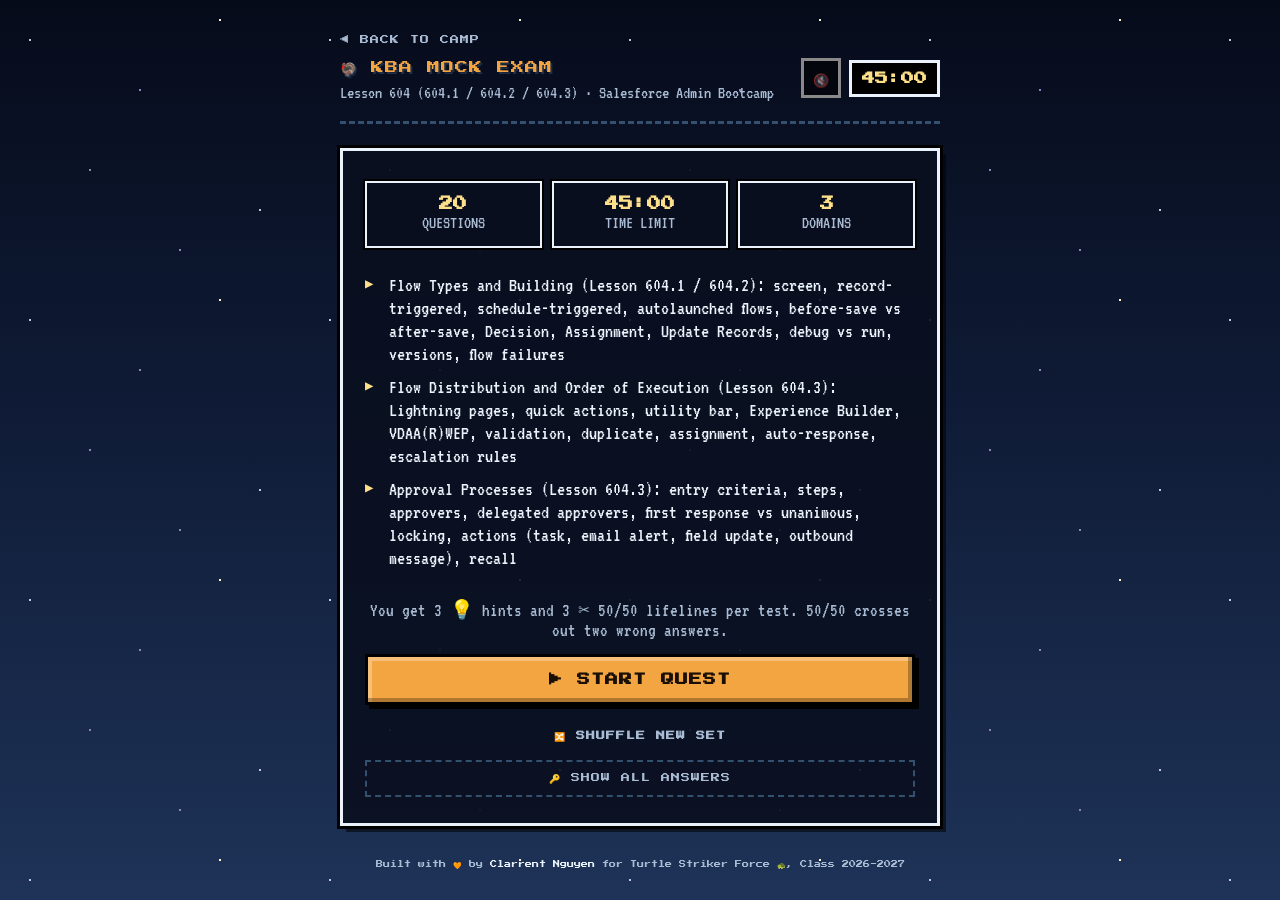
<file: lesson604.html>
<!DOCTYPE html>
<html lang="en">
<head>
<meta charset="UTF-8">
<meta name="viewport" content="width=device-width, initial-scale=1, viewport-fit=cover">
<title>🦃 KBA Lesson 604 Mock Exam</title>
<link rel="preconnect" href="https://fonts.googleapis.com">
<link rel="preconnect" href="https://fonts.gstatic.com" crossorigin>
<link href="https://fonts.googleapis.com/css2?family=Mountains+of+Christmas&family=Manrope:wght@400;500;600;700;800&family=JetBrains+Mono:wght@400;500;700&display=swap" rel="stylesheet">
<style>
  :root {
    --ink: #14201A;
    --ink-soft: #5B6F62;
    --bg: #F5F7EE;
    --panel: #FFFFFF;
    --border: #DCE6D2;
    --accent: #2F8F4E;
    --accent-2: #7CB518;
    --accent-soft: #E8F3E1;
    --good: #2F8F4E;
    --good-bg: #E7F5E9;
    --bad: #C2542A;
    --bad-bg: #FBEDE6;
    --shadow: 0 1px 2px rgba(20,32,26,0.05), 0 8px 24px rgba(20,32,26,0.08);
    --mono: 'JetBrains Mono', 'Courier New', monospace;
    --sans: 'Manrope', -apple-system, 'Segoe UI', sans-serif;
  }
  :root:not([data-theme="light"]) {
    @media (prefers-color-scheme: dark) {
      --ink: #E9F1E6;
      --ink-soft: #93A895;
      --bg: #0E1712;
      --panel: #16211A;
      --border: #253326;
      --accent: #6BC17E;
      --accent-2: #A3D65C;
      --accent-soft: #1C2C1F;
      --good: #6BC17E;
      --good-bg: #17281B;
      --bad: #E08857;
      --bad-bg: #2E1E14;
      --shadow: 0 1px 2px rgba(0,0,0,0.3), 0 12px 32px rgba(0,0,0,0.35);
    }
  }
  :root[data-theme="dark"] {
    --ink: #E9F1E6;
    --ink-soft: #93A895;
    --bg: #0E1712;
    --panel: #16211A;
    --border: #253326;
    --accent: #6BC17E;
    --accent-2: #A3D65C;
    --accent-soft: #1C2C1F;
    --good: #6BC17E;
    --good-bg: #17281B;
    --bad: #E08857;
    --bad-bg: #2E1E14;
    --shadow: 0 1px 2px rgba(0,0,0,0.3), 0 12px 32px rgba(0,0,0,0.35);
  }
  * { box-sizing: border-box; }
  html, body { height: 100%; margin: 0; }
  body {
    background: var(--bg);
    color: var(--ink);
    font-family: var(--sans);
    padding-top: env(safe-area-inset-top, 0px);
    padding-bottom: env(safe-area-inset-bottom, 0px);
    min-height: 100%;
    display: flex;
    justify-content: center;
    -webkit-font-smoothing: antialiased;
  }
  .wrap { width: 100%; max-width: 640px; padding: 28px 20px 40px; position: relative; }
  .top-strip {
    display: flex; align-items: center; justify-content: space-between;
    padding-bottom: 18px; margin-bottom: 24px;
  }
  .brand { font-weight: 800; font-size: 17px; letter-spacing: -0.01em; display: flex; align-items: center; gap: 8px; }
  .brand small { display: block; font-weight: 500; font-size: 12px; color: var(--ink-soft); margin-top: 2px; }
  .clock { font-family: var(--mono); font-size: 20px; font-weight: 700; color: var(--accent); white-space: nowrap; background: var(--accent-soft); padding: 6px 12px; border-radius: 10px; }
  .clock.low { color: var(--bad); background: var(--bad-bg); }

  .card { background: var(--panel); border: 1px solid var(--border); border-radius: 20px; padding: 32px; box-shadow: var(--shadow); }
  h1.hero { font-weight: 800; font-size: 30px; letter-spacing: -0.02em; line-height: 1.2; margin: 0 0 22px; }
  .meta-row { display: grid; grid-template-columns: repeat(3, 1fr); gap: 10px; margin-bottom: 26px; }
  .meta-cell { background: var(--bg); border: 1px solid var(--border); border-radius: 14px; padding: 14px 10px; text-align: center; }
  .meta-cell .num { font-family: var(--mono); font-weight: 700; font-size: 20px; display: block; color: var(--accent); }
  .meta-cell .lbl { font-size: 11px; color: var(--ink-soft); margin-top: 3px; display: block; font-weight: 500; }
  .domains { list-style: none; padding: 0; margin: 0 0 28px; display: flex; flex-direction: column; gap: 10px; }
  .domains li { font-size: 13.5px; color: var(--ink-soft); line-height: 1.5; padding-left: 22px; position: relative; }
  .domains li::before { content: "→"; position: absolute; left: 0; color: var(--accent); font-weight: 700; }
  button { font-family: var(--sans); cursor: pointer; border: none; }
  .btn-primary {
    background: linear-gradient(135deg, var(--accent), var(--accent-2));
    color: #fff; font-weight: 700; font-size: 15px; padding: 15px 26px; border-radius: 14px; width: 100%;
    transition: transform 0.12s ease, box-shadow 0.12s ease; box-shadow: 0 4px 14px rgba(47,143,78,0.28);
  }
  .btn-primary:hover { transform: translateY(-1px); box-shadow: 0 6px 18px rgba(47,143,78,0.36); }
  .btn-primary:focus-visible, .opt:focus-visible, .btn-ghost:focus-visible, .btn-secondary:focus-visible, .btn-next:focus-visible { outline: 2px solid var(--accent); outline-offset: 2px; }
  .btn-ghost { background: none; color: var(--ink-soft); font-size: 13.5px; font-weight: 600; padding: 12px 0; margin-top: 8px; width: 100%; }
  .btn-ghost:hover { color: var(--accent); }

  .progress-track { height: 6px; background: var(--border); margin-bottom: 24px; border-radius: 999px; overflow: hidden; }
  .progress-fill { height: 100%; background: linear-gradient(90deg, var(--accent), var(--accent-2)); transition: width 0.3s ease; border-radius: 999px; }
  .q-meta { font-family: var(--mono); font-size: 11.5px; color: var(--ink-soft); text-transform: uppercase; letter-spacing: 0.06em; margin-bottom: 12px; font-weight: 600; }
  .q-text { font-weight: 700; font-size: 20px; letter-spacing: -0.01em; line-height: 1.4; margin: 0 0 8px; }
  .q-hint { font-family: var(--mono); font-size: 12px; font-weight: 700; color: var(--accent); background: var(--accent-soft); display: inline-block; padding: 4px 10px; border-radius: 999px; margin-bottom: 18px; }
  .helper-row { display: flex; flex-wrap: wrap; gap: 8px; margin-top: 4px; }
  .btn-helper { background: var(--panel); color: var(--ink); border: 1.5px dashed var(--border); padding: 8px 14px; font-size: 13px; font-weight: 700; border-radius: 999px; cursor: pointer; font-family: var(--sans); }
  .btn-helper:hover:not(:disabled) { border-color: var(--accent); color: var(--accent); }
  .btn-helper:disabled { opacity: 0.45; cursor: not-allowed; }
  .btn-helper .left { font-family: var(--mono); font-size: 11px; color: var(--ink-soft); margin-left: 4px; }
  .hint-box { margin-top: 12px; padding: 12px 14px; border-radius: 12px; background: var(--accent-soft); border-left: 4px solid var(--accent-2); font-size: 14px; line-height: 1.5; }
  .hint-box b { color: var(--accent); }
  .opt.removed { opacity: 0.35; text-decoration: line-through; pointer-events: none; }
  .review-tags { display: inline-flex; gap: 6px; margin-left: auto; }
  .review-tag { font-family: var(--mono); font-size: 11px; padding: 2px 8px; border-radius: 999px; background: var(--accent-soft); color: var(--ink-soft); }
  .helper-summary { text-align: center; font-size: 13px; color: var(--ink-soft); margin-top: 6px; }
  .opt-list { display: flex; flex-direction: column; gap: 10px; margin-bottom: 26px; margin-top: 14px; }
  .opt {
    display: flex; align-items: flex-start; gap: 12px; text-align: left;
    background: var(--panel); border: 1.5px solid var(--border);
    padding: 14px 16px; font-size: 14.5px; line-height: 1.5; color: var(--ink); border-radius: 14px;
    transition: border-color 0.12s ease, background 0.12s ease, transform 0.12s ease;
    cursor: pointer; user-select: none; -webkit-user-select: none;
  }
  .opt:hover { border-color: var(--accent); transform: translateY(-1px); }
  .opt .tag {
    font-family: var(--mono); font-weight: 700; font-size: 12px; color: var(--ink-soft); flex-shrink: 0;
    width: 22px; height: 22px; border-radius: 7px; background: var(--bg); display: flex; align-items: center; justify-content: center;
  }
  .opt.selected { border-color: var(--accent); background: var(--accent-soft); }
  .opt.selected .tag { color: #fff; background: var(--accent); }

  .nav-row { display: flex; justify-content: space-between; align-items: center; gap: 12px; }
  .btn-secondary { background: var(--panel); color: var(--ink); border: 1.5px solid var(--border); padding: 12px 20px; font-size: 14px; font-weight: 700; border-radius: 12px; }
  .btn-secondary:hover { border-color: var(--accent); color: var(--accent); }
  .btn-secondary:disabled { opacity: 0.35; cursor: default; }
  .btn-next { background: var(--ink); color: var(--bg); padding: 12px 24px; font-size: 14px; font-weight: 700; border-radius: 12px; }
  .btn-next:hover { opacity: 0.85; }
  .btn-next:disabled { opacity: 0.35; cursor: default; }

  .score-wrap { text-align: center; padding: 6px 0 4px; position: relative; }
  .score-emoji { font-size: 40px; margin-bottom: 6px; line-height: 1; }
  .score-num { font-weight: 800; font-size: 54px; letter-spacing: -0.02em; line-height: 1; margin: 4px 0 6px; }
  .score-pct { font-family: var(--mono); font-size: 14px; color: var(--ink-soft); margin-bottom: 8px; font-weight: 600; }
  .score-verdict { font-size: 15px; color: var(--ink-soft); margin-bottom: 26px; font-weight: 500; }

  .breakdown { text-align: left; margin: 0 0 26px; background: var(--bg); border: 1px solid var(--border); border-radius: 16px; padding: 18px; }
  .breakdown-title { font-family: var(--mono); font-size: 10.5px; text-transform: uppercase; letter-spacing: 0.07em; color: var(--ink-soft); margin-bottom: 14px; font-weight: 700; }
  .bd-row { margin-bottom: 14px; }
  .bd-row:last-child { margin-bottom: 0; }
  .bd-head { display: flex; justify-content: space-between; align-items: baseline; font-size: 13px; margin-bottom: 6px; }
  .bd-head .name { font-weight: 700; }
  .bd-head .frac { font-family: var(--mono); color: var(--ink-soft); font-weight: 600; }
  .bd-tag { font-size: 10px; font-weight: 700; text-transform: uppercase; letter-spacing: 0.04em; padding: 3px 8px; border-radius: 999px; margin-left: 8px; }
  .bd-tag.strong { color: var(--good); background: var(--good-bg); }
  .bd-tag.weak { color: var(--bad); background: var(--bad-bg); }
  .bd-tag.mid { color: var(--accent); background: var(--accent-soft); }
  .bd-bar-track { height: 6px; background: var(--border); border-radius: 999px; overflow: hidden; }
  .bd-bar-fill { height: 100%; border-radius: 999px; }

  .btn-row { display: flex; gap: 10px; margin-bottom: 6px; }
  .btn-row button { flex: 1; }

  .review-list { margin-top: 20px; }
  .review-item { background: var(--panel); border: 1px solid var(--border); border-radius: 16px; padding: 18px; margin-bottom: 12px; }
  .review-head { display: flex; align-items: baseline; gap: 10px; margin-bottom: 10px; flex-wrap: wrap; }
  .review-num { font-family: var(--mono); font-size: 11.5px; color: var(--ink-soft); font-weight: 600; }
  .review-status { font-size: 11.5px; font-weight: 700; text-transform: uppercase; letter-spacing: 0.05em; display: flex; align-items: center; gap: 4px; }
  .review-status.good { color: var(--good); }
  .review-status.bad { color: var(--bad); }
  .review-domain { font-size: 11px; color: var(--ink-soft); margin-left: auto; font-weight: 500; }
  .review-q { font-weight: 700; font-size: 15.5px; margin: 0 0 12px; line-height: 1.4; }
  .review-line { font-size: 13.5px; line-height: 1.6; margin: 4px 0; }
  .review-line .lbl { color: var(--ink-soft); }
  .review-line.your-wrong { color: var(--bad); }
  .review-line.your-right { color: var(--good); }
  .review-note { font-size: 12.5px; color: var(--ink-soft); line-height: 1.5; margin: 4px 0; padding-left: 2px; }
  .review-why { font-size: 13.5px; color: var(--ink-soft); line-height: 1.6; margin-top: 10px; padding-top: 10px; border-top: 1px dashed var(--border); }
  .review-source { font-size: 11.5px; color: var(--accent); margin-top: 10px; font-weight: 700; }

  .credit {
    text-align: center; font-size: 12px; color: var(--ink-soft); margin-top: 32px; opacity: 0.75;
  }
  .credit span { font-weight: 600; }

  #fx-canvas { position: fixed; inset: 0; pointer-events: none; z-index: 999; display: none; }

  .hidden { display: none !important; }

  @media (max-width: 480px) {
    h1.hero { font-size: 25px; }
    .q-text { font-size: 17px; }
    .meta-cell .num { font-size: 17px; }
    .wrap { padding: 20px 14px 36px; }
    .card { padding: 22px; border-radius: 16px; }
    .score-num { font-size: 42px; }
  }

  /* ===== Winter Thanksgiving theme ===== */
  :root {
    --ink: #2A1636;
    --ink-soft: #6E5A78;
    --bg: #FBF3E6;
    --panel: #FFFFFF;
    --border: #EAD9C4;
    --accent: #C2510A;
    --accent-2: #7B3FC4;
    --accent-soft: #FCE7D3;
    --good: #2F8A3E;
    --good-bg: #E6F4E3;
    --bad: #B3261E;
    --bad-bg: #FBE4E1;
    --on-accent: #FFFFFF;
    --glow: rgba(194,81,10,0.30);
    --moon: rgba(255,214,140,0.55);
    --spooky: 'Mountains of Christmas', 'Manrope', cursive;
    --shadow: 0 1px 2px rgba(42,22,54,0.06), 0 8px 24px rgba(42,22,54,0.10);
  }
  :root:not([data-theme="light"]) {
    @media (prefers-color-scheme: dark) {
      --ink: #F5EDE0;
      --ink-soft: #B5A3C4;
      --bg: #120C1A;
      --panel: #1D1428;
      --border: #34264A;
      --accent: #FF8A1F;
      --accent-2: #A86BFF;
      --accent-soft: #2E1E2A;
      --good: #7FDB5A;
      --good-bg: #18291A;
      --bad: #FF6B6B;
      --bad-bg: #3A1620;
      --on-accent: #1A0F05;
      --glow: rgba(255,138,31,0.35);
      --moon: rgba(255,214,140,0.22);
      --shadow: 0 1px 2px rgba(0,0,0,0.4), 0 12px 32px rgba(0,0,0,0.45);
    }
  }
  :root[data-theme="dark"] {
    --ink: #F5EDE0;
    --ink-soft: #B5A3C4;
    --bg: #120C1A;
    --panel: #1D1428;
    --border: #34264A;
    --accent: #FF8A1F;
    --accent-2: #A86BFF;
    --accent-soft: #2E1E2A;
    --good: #7FDB5A;
    --good-bg: #18291A;
    --bad: #FF6B6B;
    --bad-bg: #3A1620;
    --on-accent: #1A0F05;
    --glow: rgba(255,138,31,0.35);
    --moon: rgba(255,214,140,0.22);
    --shadow: 0 1px 2px rgba(0,0,0,0.4), 0 12px 32px rgba(0,0,0,0.45);
  }
  body {
    background:
      radial-gradient(circle at 88% 6%, var(--moon) 0, transparent 160px),
      radial-gradient(ellipse at 50% 110%, var(--glow) 0, transparent 60%),
      var(--bg);
    background-attachment: fixed;
  }
  .btn-primary { color: var(--on-accent) !important; box-shadow: 0 4px 14px var(--glow) !important; }
  .btn-primary:hover { box-shadow: 0 6px 18px var(--glow) !important; }
  .opt.selected .tag { color: var(--on-accent) !important; }
  h1, .brand, .score-num { font-family: var(--spooky); font-weight: 400; letter-spacing: 0.03em; }
  h1 { font-size: 34px; color: var(--accent); }
  .brand { font-size: 21px; color: var(--accent); white-space: nowrap; }
  .brand small { white-space: normal; }
  .brand small { font-family: var(--sans); letter-spacing: 0; }
  .score-num { color: var(--accent); }
  .wrap { position: relative; z-index: 1; }
  .bats { position: fixed; inset: 0; pointer-events: none; z-index: 0; overflow: hidden; }
  .bats span { position: absolute; font-size: 22px; opacity: 0.55; animation: flap 14s ease-in-out infinite; }
  .bats span:nth-child(1) { top: 8%; left: 6%; animation-duration: 16s; }
  .bats span:nth-child(2) { top: 18%; left: 78%; font-size: 16px; animation-delay: -4s; }
  .bats span:nth-child(3) { top: 62%; left: 4%; font-size: 18px; animation-delay: -8s; }
  .bats span:nth-child(4) { top: 82%; left: 86%; animation-duration: 18s; animation-delay: -2s; }
  .bats span:nth-child(5) { top: 40%; left: 92%; font-size: 14px; animation-delay: -11s; }
  @keyframes flap {
    0%, 100% { transform: translate(0, 0) rotate(-6deg); }
    50% { transform: translate(18px, -22px) rotate(6deg); }
  }
  @media (prefers-reduced-motion: reduce) { .bats span { animation: none; } }
</style>
<link href="https://fonts.googleapis.com/css2?family=Press+Start+2P&family=VT323&display=swap" rel="stylesheet">
<link rel="stylesheet" href="retro.css?v=11">
</head>
<body>
<div class="bats" aria-hidden="true"><span>❄️</span><span>❄️</span><span>🍂</span><span>❄️</span><span>⛄</span></div>
<canvas id="fx-canvas"></canvas>
<div class="wrap">

  <div class="top-strip">
    <div class="brand">🦃 KBA Mock Exam<small>Lesson 604 (604.1 / 604.2 / 604.3) &middot; Salesforce Admin Bootcamp</small></div>
    <div class="clock" id="clock">45:00</div>
  </div>

  <div id="screen-start" class="card">
    <div class="meta-row" style="margin-top: 4px;">
      <div class="meta-cell"><span class="num">20</span><span class="lbl">Questions</span></div>
      <div class="meta-cell"><span class="num">45:00</span><span class="lbl">Time limit</span></div>
      <div class="meta-cell"><span class="num">3</span><span class="lbl">Domains</span></div>
    </div>

    <ul class="domains">
      <li>Flow Types and Building (Lesson 604.1 / 604.2): screen, record-triggered, schedule-triggered, autolaunched flows, before-save vs after-save, Decision, Assignment, Update Records, debug vs run, versions, flow failures</li>
      <li>Flow Distribution and Order of Execution (Lesson 604.3): Lightning pages, quick actions, utility bar, Experience Builder, VDAA(R)WEP, validation, duplicate, assignment, auto-response, escalation rules</li>
      <li>Approval Processes (Lesson 604.3): entry criteria, steps, approvers, delegated approvers, first response vs unanimous, locking, actions (task, email alert, field update, outbound message), recall</li>
    </ul>

    <p class="helper-summary" style="margin:0 0 14px;">You get 3 💡 hints and 3 ✂️ 50/50 lifelines per test. 50/50 crosses out two wrong answers.</p>
    <button class="btn-primary" id="btn-start">▶ START QUEST</button>
    <button class="btn-ghost" id="btn-reshuffle">🔀 SHUFFLE NEW SET</button>
  </div>

  <div id="screen-quiz" class="hidden">
    <div class="progress-track"><div class="progress-fill" id="progress-fill"></div></div>
    <div class="q-meta" id="q-meta">Question 1 of 20 &middot; Flow Types & Building (604.1 / 604.2)</div>
    <h2 class="q-text" id="q-text"></h2>
    <div class="q-hint hidden" id="q-hint"></div>
    <div class="helper-row">
      <button class="btn-helper" id="btn-hint" type="button">💡 Hint<span class="left" id="hint-left">3 left</span></button>
      <button class="btn-helper" id="btn-fifty" type="button">✂️ 50/50<span class="left" id="fifty-left">3 left</span></button>
    </div>
    <div class="hint-box hidden" id="hint-box"></div>
    <div class="opt-list" id="opt-list"></div>
    <div class="nav-row">
      <button class="btn-secondary" id="btn-prev">◀ BACK</button>
      <button class="btn-next" id="btn-next" disabled>NEXT ▶</button>
    </div>
  </div>

  <div id="screen-results" class="hidden">
    <div class="card score-wrap">
      <div class="score-emoji" id="score-emoji">🦃</div>
      <div class="q-meta" style="text-align:center;">RESULTS</div>
      <div class="score-num" id="score-num">0 / 20</div>
      <div class="score-pct" id="score-pct">0%</div>
      <div class="score-verdict" id="score-verdict"></div>
      <div class="helper-summary" id="helper-summary"></div>

      <div class="breakdown" id="breakdown">
        <div class="breakdown-title">📊 By domain</div>
        <div id="breakdown-rows"></div>
      </div>

      <div class="btn-row">
        <button class="btn-secondary" id="btn-review">📖 REVIEW</button>
        <button class="btn-next" id="btn-retake">🔁 CONTINUE? RETAKE</button>
      </div>
    </div>
    <div id="review-list" class="review-list"></div>
  </div>

  <div class="credit">Built with 🧡 by <span>Clarrent Nguyen</span> for Turtle Striker Force 🐢, Class 2026-2027</div>

</div>

<script>
(function() {
  const FLW = "Flow Types & Building (604.1 / 604.2)";
  const DST = "Flow Distribution & Order of Execution (604.3)";
  const APR = "Approval Processes (604.3)";

  const BANK = [
    { domain: FLW, source: "Lesson 604.1, Types of Flows: Screen Flows",
      q: "An admin needs an automation that guides Case Managers through collecting information from customers to resolve technical issues. Which type of flow should be built?",
      hint: "Which flow type is the only one that shows screens to a person?",
      opts: ["Screen Flow", "Record-Triggered Flow", "Schedule-Triggered Flow", "Autolaunched Flow"],
      notes: ["Correct, screen flows show screens that guide users and collect input.", "Record-triggered flows run in the background when a record changes, no screens.", "Schedule-triggered flows run at a set time in the background.", "Autolaunched flows run with no user interaction."],
      correct: 0,
      why: "Screen flows are the only flow type with screens, so they're used when a user needs to be guided step by step or enter information." },

    { domain: FLW, source: "Lesson 604.1, Types of Flows: Screen Flows",
      q: "Which statement about screen flows is true?",
      hint: "Think about who has to click through it, and whether it can be shown to customers.",
      opts: ["They require user interaction and can be shown on an Experience Cloud site", "They run automatically when a record is saved", "They run on a schedule with no user involved", "They can't be added to a Lightning page"],
      notes: ["Correct, screen flows need a user to click through and can be shared externally on Experience Cloud.", "That's a record-triggered flow.", "That's a schedule-triggered flow.", "Screen flows can be added with the Flow component."],
      correct: 0,
      why: "Screen flows need a user to run them. They can be used internally or on Experience Cloud (community) sites for customers and partners." },

    { domain: FLW, source: "Lesson 604.1, Types of Flows: Screen Flows",
      q: "What are common use cases for a screen flow? Select 2.",
      hint: "Pick the ones where a person is actively involved, not things that happen in the background.",
      type: "multi",
      opts: ["A guided call script for service agents", "A form that collects information from a user", "Updating a field every night at midnight", "Recalculating a field every time a record is saved"],
      notes: ["Correct, screen flows can walk agents through a script.", "Correct, screen flows collect input on screens.", "That's a schedule-triggered flow.", "That's a record-triggered flow."],
      correct: [0, 1],
      why: "Screen flows are for guided, user-facing processes like call scripts, wizards, surveys, and data-entry forms." },

    { domain: FLW, source: "Lesson 604.1, Types of Flows: Record-Triggered Flows",
      q: "A record-triggered flow can run when a record is... Select 3.",
      hint: "There are four trigger events. One answer here is something a user does that never changes data.",
      type: "multi",
      opts: ["Created", "Updated", "Deleted", "Viewed"],
      notes: ["Correct, flows can run when a record is created.", "Correct, flows can run when a record is updated.", "Correct, flows can run when a record is deleted.", "Viewing a record doesn't trigger a flow."],
      correct: [0, 1, 2],
      why: "Record-triggered flows run on four events: when a record is created, updated, created or updated, or deleted." },

    { domain: FLW, source: "Lesson 604.1, Types of Flows: Record-Triggered Flows",
      q: "Every time an Opportunity is set to Closed Won, a follow-up Task should be created automatically. Which flow type should be used?",
      hint: "The flow should fire on its own the moment the record changes.",
      opts: ["Record-Triggered Flow", "Screen Flow", "Schedule-Triggered Flow", "Experience Cloud Flow"],
      notes: ["Correct, it runs automatically when the record is updated and meets the condition.", "Screen flows need a user to launch them.", "Schedule-triggered flows run at a set time, not when the record changes.", "That isn't a flow type."],
      correct: 0,
      why: "Record-triggered flows fire automatically when a record is created, updated, or deleted and meets the entry conditions." },

    { domain: FLW, source: "Lesson 604.1, Types of Flows: Schedule-Triggered Flows",
      q: "Every Monday at 6 AM, all open Cases older than 30 days should be flagged. Which flow type should be used?",
      hint: "The keyword is 'every Monday at 6 AM.' Which type runs on a clock?",
      opts: ["Schedule-Triggered Flow", "Screen Flow", "Record-Triggered Flow", "Autolaunched Flow launched from a button"],
      notes: ["Correct, it runs at a set time and frequency on a batch of records.", "Screen flows need a user.", "Record-triggered flows wait for a record change, not a schedule.", "A button needs someone to click it."],
      correct: 0,
      why: "Schedule-triggered flows run at a specific time and frequency (once, daily, weekly) against a batch of records." },

    { domain: FLW, source: "Lesson 604.1, Types of Flows: Autolaunched Flows",
      q: "Which statement describes an autolaunched flow?",
      hint: "Auto means no screens. Something else has to start it.",
      opts: ["It runs in the background with no user interaction and is started by something else, like another flow, Apex, or a button", "It always shows screens to the user", "It only runs on a schedule", "It can only run when a record is deleted"],
      notes: ["Correct, autolaunched flows have no screens and are called by another process.", "Only screen flows show screens.", "That's a schedule-triggered flow.", "That's one option of a record-triggered flow."],
      correct: 0,
      why: "Autolaunched (no trigger) flows run without screens. They're launched by other flows (as subflows), Apex, REST API, or custom buttons." },

    { domain: FLW, source: "Lesson 604.2, Features of Flow: Fast Field Updates",
      q: "A record-triggered flow only needs to update fields on the same record that triggered it, as fast as possible. Which option should be selected?",
      hint: "Before the record is saved = no extra save = faster.",
      opts: ["Fast Field Updates (before-save)", "Actions and Related Records (after-save)", "A schedule-triggered path", "A screen flow"],
      notes: ["Correct, before-save flows update the triggering record before it's saved, which is very fast.", "After-save is for related records and actions, and it's slower.", "Scheduled paths run later, not instantly.", "Screen flows need a user."],
      correct: 0,
      why: "Fast Field Updates (before-save) change fields on the triggering record before it's saved, so there's no extra save. They're much faster than after-save flows." },

    { domain: FLW, source: "Lesson 604.2, Features of Flow: Before-Save vs After-Save",
      q: "A flow needs to create a related Task and send an email when an Opportunity is updated. Which record-triggered flow option is needed?",
      hint: "Creating other records and sending emails can't happen before the record is saved.",
      opts: ["Actions and Related Records (after-save)", "Fast Field Updates (before-save)", "Screen flow", "Validation rule"],
      notes: ["Correct, after-save flows can create related records and run actions like emails.", "Before-save flows can only update fields on the triggering record.", "Screen flows need a user.", "Validation rules block saves, they don't create records."],
      correct: 0,
      why: "Before-save flows can only change the record being saved. Creating other records or sending emails needs an after-save (Actions and Related Records) flow." },

    { domain: FLW, source: "Lesson 604.2, Elements of Flow: Decision",
      q: "In a flow, a new record OR an email should be created depending on criteria. Which logic element should be used?",
      hint: "You need an if/then that picks a path.",
      opts: ["Decision", "Loop", "Create Records", "Action"],
      notes: ["Correct, a Decision element sends the flow down different paths based on conditions.", "A Loop repeats steps for each item in a collection.", "Create Records only creates the record, it doesn't choose a path.", "An Action runs a task like sending an email, it doesn't choose a path."],
      correct: 0,
      why: "The Decision element works like an if/then. It checks conditions and routes the flow down different outcomes." },

    { domain: FLW, source: "Lesson 604.2, Elements of Flow: Assignment",
      q: "Which flow element is used to set or change the value of a variable?",
      hint: "This element 'assigns' a value to something inside the flow.",
      opts: ["Assignment", "Decision", "Get Records", "Screen"],
      notes: ["Correct, Assignment sets, adds to, or changes variable values.", "Decision chooses a path.", "Get Records looks up records from the database.", "Screen shows information to a user."],
      correct: 0,
      why: "The Assignment element sets values on variables (like adding to a counter or setting a field value before saving)." },

    { domain: FLW, source: "Lesson 604.2, Elements of Flow: Update Records",
      q: "Which flow element changes field values on existing records in the database?",
      hint: "The element's name says exactly what it does to existing records.",
      opts: ["Update Records", "Assignment", "Decision", "Loop"],
      notes: ["Correct, Update Records saves changes to existing records.", "Assignment only changes a variable in the flow, it doesn't save to the database by itself.", "Decision chooses a path.", "Loop repeats steps over a collection."],
      correct: 0,
      why: "Update Records writes changes to existing Salesforce records. Assignment only changes values inside the flow." },

    { domain: FLW, source: "Lesson 604.3 Knowledge Check, Building Flows",
      q: "Which of the following are used when creating a flow? Select 3.",
      hint: "Think: the steps, the arrows between steps, and the values the flow stores.",
      type: "multi",
      opts: ["Elements", "Connectors", "Resources", "Branches"],
      notes: ["Correct, elements are the actions and logic steps.", "Correct, connectors link the elements together in order.", "Correct, resources store values like variables, constants, and formulas.", "Branches isn't a flow building block."],
      correct: [0, 1, 2],
      why: "Flows are built from Elements (the steps), Connectors (the arrows between steps), and Resources (variables, constants, formulas, and other values)." },

    { domain: FLW, source: "Lesson 604.2, Features of Flow: Debug",
      q: "What does the Debug button in Flow Builder do?",
      hint: "It helps you find bugs by showing each step and the path taken.",
      opts: ["Runs the flow step by step and shows which path was taken and what happened at each element", "Deletes inactive flow versions", "Publishes the flow to an Experience Cloud site", "Converts the flow into a validation rule"],
      notes: ["Correct, debug highlights the path and shows details for each step.", "Debug doesn't delete versions.", "Debug doesn't distribute the flow.", "Debug doesn't convert anything."],
      correct: 0,
      why: "Debug lets you test a flow and see the highlighted path and a details pane for each element, so you can find where logic goes wrong." },

    { domain: FLW, source: "Lesson 604.3, Running vs Debugging a Flow",
      q: "What happens to data when you click Run on a flow in Flow Builder?",
      hint: "Run means real. Is it a preview, or does it actually save?",
      opts: ["The flow runs as an end user would experience it, and any records created or updated are real changes in the database", "Nothing is saved, it's only a preview", "Changes are saved only to a temporary copy of the org", "The flow is automatically deactivated"],
      notes: ["Correct, Run commits changes to the database.", "Run does save changes.", "There's no temporary copy, changes are real.", "Running doesn't deactivate the flow."],
      correct: 0,
      why: "Run executes the flow exactly like a user would and commits the changes. That's why final testing should happen in a sandbox." },

    { domain: FLW, source: "Lesson 604.2, Considerations: Flow Versions",
      q: "An admin activates a new version of a flow. What happens to the previously active version?",
      hint: "Only one version can be active at a time. Is the old one gone?",
      opts: ["It is automatically deactivated but still saved", "It's deleted permanently", "Both versions stay active", "It's converted into a subflow"],
      notes: ["Correct, only one version can be active, and old versions stay saved so you can go back.", "Old versions aren't deleted.", "Only one version of a flow can be active at a time.", "It isn't converted to anything."],
      correct: 0,
      why: "Only one version of a flow can be active at a time. Activating a new version deactivates the old one, but it stays saved so you can reactivate it if needed." },

    { domain: FLW, source: "Lesson 604.2, Considerations: What causes a flow to fail?",
      q: "What can cause a flow to fail? Select 3.",
      hint: "A flow saving a record has to follow the same rules as a person saving it.",
      type: "multi",
      opts: ["The record being saved breaks a validation rule", "A required field is missing when creating a record", "The running user doesn't have permission to the object", "The flow has a description filled in"],
      notes: ["Correct, validation rules still apply to flow saves.", "Correct, missing required fields stop the record from saving.", "Correct, missing access can cause an error.", "Descriptions don't affect how a flow runs."],
      correct: [0, 1, 2],
      why: "Flows fail for the same reasons a manual save fails, plus things like missing permissions, null values from Get Records, or hitting limits. A fault path can handle errors." },

    { domain: FLW, source: "Lesson 604.2, Considerations: Flow Errors",
      q: "A flow hits an error and there's no fault path. Who usually gets notified?",
      hint: "Salesforce sends an email to someone who can fix it.",
      opts: ["The admin who last modified the flow (or the designated flow error email recipient) gets an error email", "Every user in the org", "The customer who triggered it", "No one, errors are silent"],
      notes: ["Correct, Salesforce sends a flow error email with the details.", "Not everyone gets the email.", "External customers don't get flow error emails.", "Salesforce does send an error email."],
      correct: 0,
      why: "When a flow fails without a fault path, Salesforce emails the flow's last modifier (or the recipient set in Process Automation Settings) with details to help debug." },

    { domain: DST, source: "Lesson 604.3, Flow Distribution",
      q: "Which are options for distributing a screen flow inside Salesforce? Select 3.",
      hint: "Think about places you'd click inside the Salesforce app. One answer only blocks saves.",
      type: "multi",
      opts: ["Add it to a Lightning page with the Flow component", "Create a quick action", "Add it to the utility bar", "Add it to a validation rule"],
      notes: ["Correct, the Flow component puts the flow on a Lightning page.", "Correct, a quick action launches the flow from a record.", "Correct, the utility bar makes it available across the app.", "Validation rules can't run flows."],
      correct: [0, 1, 2],
      why: "Screen flows can be placed on Lightning pages, launched from quick actions, added to the utility bar, launched from custom buttons or links, or shown on Experience Cloud sites." },

    { domain: DST, source: "Lesson 604.3, Add to a Lightning Page",
      q: "A screen flow on a Lightning record page should only appear for users on the Support profile. What should the admin use?",
      hint: "Lightning page components have a setting that controls who sees them and when.",
      opts: ["Component visibility filters", "A validation rule", "A sharing rule", "Field-level security"],
      notes: ["Correct, visibility filters control who sees a component and when.", "Validation rules block saves.", "Sharing rules control record access.", "FLS controls fields, not page components."],
      correct: 0,
      why: "Component visibility filters on the Lightning page control who sees the Flow component and under what conditions." },

    { domain: DST, source: "Lesson 604.3, Add to the Utility Bar",
      q: "A screen flow on the utility bar is only available where?",
      hint: "Each app has its own utility bar.",
      opts: ["In the specific Lightning app it was added to", "In every app in the org", "Only on Experience Cloud sites", "Only on the mobile app"],
      notes: ["Correct, utility bar items belong to one app.", "Each app has its own utility bar.", "Experience Cloud uses Experience Builder pages instead.", "It's not limited to mobile."],
      correct: 0,
      why: "The utility bar is set per app (Setup > App Manager > Edit > Utility Items). The flow is only there when users are in that app." },

    { domain: DST, source: "Lesson 604.3, Add to the Utility Bar",
      q: "Where does an admin add a screen flow to an app's utility bar?",
      hint: "The utility bar belongs to an app, so look where apps are managed.",
      opts: ["Setup > App Manager > Edit the app > Utility Items", "Object Manager > Page Layouts", "Setup > Process Automation Settings", "Flow Builder > Debug"],
      notes: ["Correct, utility bar items are managed in App Manager.", "Page layouts don't control the utility bar.", "That's for automation settings, not the utility bar.", "Debug is for testing."],
      correct: 0,
      why: "Utility bar items are added in App Manager: select the app, Edit, then Utility Items." },

    { domain: DST, source: "Lesson 604.3, Create a Quick Action",
      q: "Users on the Account page should click a button to launch a guided screen flow for that Account. What should the admin create?",
      hint: "You want something users click from the record itself.",
      opts: ["A quick action that launches the flow, added to the Account page layout", "A schedule-triggered flow", "A matching rule", "A dashboard component"],
      notes: ["Correct, a flow quick action launches the screen flow from the record.", "A scheduled flow has no user interaction.", "Matching rules find duplicates.", "Dashboards display report data."],
      correct: 0,
      why: "A quick action of type Flow, added to the object's page layout, launches the screen flow when the user clicks it." },

    { domain: DST, source: "Lesson 604.3, Experience Builder",
      q: "Customers who buy a product need a self-service way to register it without an internal Salesforce login. Where should the screen flow be distributed?",
      hint: "Customers don't have internal logins. Where do external users go?",
      opts: ["An Experience Builder (Experience Cloud) site page", "The utility bar of an internal app", "A Lightning record page for internal users", "A report folder"],
      notes: ["Correct, Experience Cloud sites let customers and partners use flows externally.", "Utility bars are for internal users.", "Internal record pages need an internal login.", "Report folders store reports."],
      correct: 0,
      why: "Experience Builder sites display Salesforce pages outside the org, so customers and partners can use flows like registrations, surveys, and case submissions." },

    { domain: DST, source: "Lesson 604.3, Experience Builder",
      q: "Which are common uses of flows on Experience Builder pages? Select 3.",
      hint: "Think about forms customers or partners would fill out. One answer is an admin-only setting.",
      type: "multi",
      opts: ["Surveys", "Registration forms", "Case submissions", "Editing org-wide defaults"],
      notes: ["Correct, surveys are a common use.", "Correct, registration forms are a common use.", "Correct, customers can submit Cases through a flow.", "Org-wide defaults are set by admins in Setup."],
      correct: [0, 1, 2],
      why: "Flows on Experience Builder pages often handle surveys, registration forms, interest forms, quote generators, and case submissions." },

    { domain: DST, source: "Lesson 604.3, Other Distribution Options",
      q: "Which are other ways to launch a screen flow? Select 2.",
      hint: "Besides pages and actions, think about links and buttons.",
      type: "multi",
      opts: ["A custom button or link", "A direct URL", "A roll-up summary field", "A picklist value"],
      notes: ["Correct, custom buttons and links can launch flows.", "Correct, flows can be opened with a direct URL.", "Roll-up summary fields calculate values.", "Picklist values don't launch flows."],
      correct: [0, 1],
      why: "Besides Lightning pages, quick actions, and the utility bar, screen flows can be launched by custom buttons or links, a direct URL, or Experience Cloud pages." },

    { domain: DST, source: "Lesson 604.3, Order of Execution (Exam Tip)",
      q: "Which memory phrase matches the order of execution covered in class?",
      hint: "VDAA(R)WEP: Validation comes first, Process (Flows) comes last.",
      opts: ["Very Determined Admins Are Wanting Exciting Projects", "Admins Very Determined Are Wanting Exciting Projects", "Very Exciting Admins Are Determined Wanting Projects", "Projects Are Very Exciting When Admins Determine"],
      notes: ["Correct: Validation, Duplicate, Assignment, Auto-Response, Workflow, Escalation, Process (Flows).", "Assignment doesn't come before validation.", "Escalation doesn't come second.", "This order is scrambled."],
      correct: 0,
      why: "VDAA(R)WEP: Very (Validation), Determined (Duplicate), Admins (Assignment), Are (Auto-Response), Wanting (Workflow), Exciting (Escalation), Projects (Process / Flows)." },

    { domain: DST, source: "Lesson 604.3, Order of Execution",
      q: "Which runs first when a record is saved?",
      hint: "Bad data should be stopped before anything else happens.",
      opts: ["Validation rules", "Assignment rules", "Auto-response rules", "Roll-up summary fields"],
      notes: ["Correct, validation (system, then custom) happens at the start.", "Assignment rules run after the record is saved.", "Auto-response rules run after assignment rules.", "Roll-up summaries are near the end."],
      correct: 0,
      why: "Validation rules run near the very start of the save, so bad data is stopped before anything else happens." },

    { domain: DST, source: "Lesson 604.3, Order of Execution",
      q: "What runs right after custom validation rules?",
      hint: "V, then D, in the memory phrase.",
      opts: ["Duplicate rules", "Escalation rules", "Auto-response rules", "Roll-up summary fields"],
      notes: ["Correct, duplicate rules run right after custom validation.", "Escalation rules are near the end.", "Auto-response rules come after assignment rules.", "Roll-up summaries are near the end."],
      correct: 0,
      why: "The order starts: System Validation, Before Triggers, Custom Validation, then Duplicate Rules, before the record is saved." },

    { domain: DST, source: "Lesson 604.3 Knowledge Check, Order of Execution",
      q: "An admin is building a flow to update records, create tasks, and send emails. When will the flow be evaluated in the order of execution?",
      hint: "In the memory phrase, Admins (Assignment) comes before Projects (Flows).",
      opts: ["After Assignment Rules", "Before Assignment Rules", "After Roll-Up Summary Fields", "After Escalation Rules"],
      notes: ["Correct, flows (processes) come after assignment and auto-response rules.", "Assignment rules run before flows.", "Roll-up summaries come at the end, after flows.", "The two class decks list escalation and flows in different orders, so this isn't the safe pick. Assignment rules always run before flows."],
      correct: 0,
      why: "In the order of execution, assignment rules and auto-response rules run before flows (processes). Roll-up summary fields are recalculated after." },

    { domain: DST, source: "Lesson 604.3, Order of Execution (Exam Tip)",
      q: "Why do assignment rules run before escalation rules?",
      hint: "Can you escalate a Case nobody owns yet?",
      opts: ["A Case has to be assigned to someone before it can sit long enough to be escalated", "Escalation rules are faster", "Assignment rules only run on Leads", "Escalation rules run before validation rules"],
      notes: ["Correct, you can't escalate something that hasn't been assigned.", "Speed isn't the reason.", "Assignment rules run on both Leads and Cases.", "Validation always runs first."],
      correct: 0,
      why: "Assignment is near the start of the automation chain and Escalation is near the end, since a Case must be owned before it can be escalated." },

    { domain: DST, source: "Lesson 604.3, Order of Execution",
      q: "Which happens near the very end of the order of execution, after flows?",
      hint: "This recalculates totals on parent records after everything else.",
      opts: ["Roll-up summary fields are recalculated", "Custom validation rules", "System validation rules", "Duplicate rules"],
      notes: ["Correct, roll-up summaries recalculate on parent records near the end.", "Custom validation runs near the start.", "System validation runs first.", "Duplicate rules run near the start."],
      correct: 0,
      why: "Roll-up summary fields recalculate on parent and grandparent records near the end, after the automations, before the commit." },

    { domain: DST, source: "Lesson 604.3, Validation Rules",
      q: "How does a custom validation rule block a save?",
      hint: "You write the formula for what you want to PREVENT.",
      opts: ["When the formula evaluates to TRUE, an error shows and the record can't be saved", "When the formula evaluates to FALSE, the save is blocked", "It always blocks the save until an admin approves", "It only runs on deleted records"],
      notes: ["Correct, TRUE means an error was found.", "FALSE means the data is fine and the save goes through.", "That describes an approval process, not a validation rule.", "Validation rules run on create and update."],
      correct: 0,
      why: "You write a validation rule formula for what you want to prevent. TRUE means a mistake was found, so Salesforce blocks the save and shows the error message." },

    { domain: DST, source: "Lesson 604.3, System vs Custom Validation Rules",
      q: "A user types 'john.doe_website.com' into a standard Email field and the save is blocked. No admin created a rule. What blocked it?",
      hint: "No admin set this up. It's built in.",
      opts: ["A system validation rule", "A custom validation rule", "A duplicate rule", "An escalation rule"],
      notes: ["Correct, system validation checks built-in formats like email automatically.", "No admin created a rule, so it isn't custom.", "Duplicate rules look for matching records.", "Escalation rules are for Cases that sit too long."],
      correct: 0,
      why: "System validation rules are built in. They check required fields, data types, and formats, like an email needing an @ symbol, with no setup." },

    { domain: DST, source: "Lesson 604.3, Assignment Rules",
      q: "A new web lead from California should automatically go to the West Coast Sales queue. What should the admin use?",
      hint: "New records need an owner, routed by criteria like State.",
      opts: ["Lead assignment rule", "Auto-response rule", "Escalation rule", "Validation rule"],
      notes: ["Correct, assignment rules route new Leads or Cases to users or queues by criteria.", "Auto-response rules send an email receipt.", "Escalation rules are for Cases that aren't resolved in time.", "Validation rules block bad data."],
      correct: 0,
      why: "Assignment rules hand off ownership of new Leads or Cases to specific users or queues based on criteria like State." },

    { domain: DST, source: "Lesson 604.3, Auto-Response Rules",
      q: "A customer submits a Case on the website and should immediately get an email confirming it was received. What should the admin use?",
      hint: "This sends an automatic receipt email to whoever submitted it.",
      opts: ["Case auto-response rule", "Case assignment rule", "Escalation rule", "Approval process"],
      notes: ["Correct, auto-response rules email the submitter right away.", "Assignment rules route ownership, they don't email the customer.", "Escalation rules act on Cases that sit too long.", "Approval processes are for sign-off."],
      correct: 0,
      why: "Auto-response rules send an automatic email to the person who submitted a Lead or Case, using different templates based on the submission." },

    { domain: DST, source: "Lesson 604.3, Escalation Rules",
      q: "If a Case is still 'New' after 4 hours, it should be reassigned to the Support Manager and set to Critical. What should the admin use?",
      hint: "Time-based: the Case sat too long without being handled.",
      opts: ["Escalation rule", "Assignment rule", "Auto-response rule", "Duplicate rule"],
      notes: ["Correct, escalation rules act on Cases that aren't handled in time.", "Assignment rules route new Cases, not time-based ones.", "Auto-response rules send email receipts.", "Duplicate rules look for duplicates."],
      correct: 0,
      why: "Escalation rules make sure Cases don't sit unaddressed. If a Case isn't resolved in a set time, it gets reassigned or leadership is alerted." },

    { domain: APR, source: "Lesson 604.3, Approvals",
      q: "What is the purpose of an approval process?",
      hint: "Someone has to sign off before things move forward.",
      opts: ["To route a record to the right people to approve or reject it before the business process moves forward", "To block saves with a formula", "To find duplicate records", "To send a receipt email to customers"],
      notes: ["Correct, approvals get sign-off before moving forward.", "That's a validation rule.", "That's a matching and duplicate rule.", "That's an auto-response rule."],
      correct: 0,
      why: "Approval processes automate how records like discounts, expenses, or contracts get reviewed, approved, or rejected by the right people." },

    { domain: APR, source: "Lesson 604.3 Knowledge Check, Entry Criteria",
      q: "What happens if a record doesn't meet the entry criteria for an approval process?",
      hint: "If it doesn't meet the criteria, can it even get in?",
      opts: ["It can't be submitted for approval", "It's automatically rejected", "It's deleted", "It bypasses approval and is marked approved"],
      notes: ["Correct, records that fail entry criteria can't enter the process.", "It never enters, so it isn't rejected.", "Records aren't deleted.", "It isn't approved either."],
      correct: 0,
      why: "Entry criteria decide which records can enter. If a record doesn't match, the user gets an error saying no applicable approval process was found." },

    { domain: APR, source: "Lesson 604.3, Approval Actions",
      q: "Which four action types can an approval process perform? Select 4.",
      hint: "Remember T, E, F, O: four action types.",
      type: "multi",
      opts: ["Task", "Email Alert", "Field Update", "Outbound Message", "Create Chatter Group"],
      notes: ["Correct, assign a follow-up task.", "Correct, send an email template.", "Correct, change a field automatically.", "Correct, send an API message to an external system.", "This isn't an approval action."],
      correct: [0, 1, 2, 3],
      why: "Approval actions are Tasks, Email Alerts, Field Updates, and Outbound Messages (TEFO)." },

    { domain: APR, source: "Lesson 604.3 Knowledge Check, Final Approval Actions",
      q: "What actions can happen after a record is finally approved? Select 2.",
      hint: "After approval, what changes on the record, and who gets notified?",
      type: "multi",
      opts: ["Update a field", "Send an email notification", "Create a Chatter group", "Delete the record"],
      notes: ["Correct, a field update can set Status to Approved.", "Correct, an email alert can notify the submitter.", "Creating Chatter groups isn't an approval action.", "Approval actions don't delete records."],
      correct: [0, 1],
      why: "Final approval actions can include field updates, email alerts, tasks, outbound messages, and unlocking the record." },

    { domain: APR, source: "Lesson 604.3 Knowledge Check, Record Locking",
      q: "What does locking a record in an approval process do?",
      hint: "Locked means it can't be changed.",
      opts: ["Prevents editing", "Hides the record", "Deletes the record", "Archives the record"],
      notes: ["Correct, a locked record can't be edited while it's pending.", "The record is still visible.", "Locking doesn't delete.", "Locking doesn't archive."],
      correct: 0,
      why: "Initial submission actions usually lock the record so the submitter can't change details while it's waiting for approval." },

    { domain: APR, source: "Lesson 604.3 Knowledge Check, Record Editability",
      q: "The VP of Sales asks if the approver can edit an Opportunity that's been submitted for approval. What should the admin say?",
      hint: "There's a record editability setting in the approval process.",
      opts: ["Yes, the approval process can be set to let the approver edit the record", "No, once submitted, nobody can ever edit it", "Only the admin can ever edit it", "The admin has to unlock it every time"],
      notes: ["Correct, the record editability setting can allow admins or the current approver to edit.", "The approval process can allow the approver to edit.", "The current approver can be allowed to edit too.", "Unlocking manually isn't required for the approver."],
      correct: 0,
      why: "Record editability properties can be set to 'Administrators OR the currently assigned approver can edit records during the approval process.'" },

    { domain: APR, source: "Lesson 604.3 Knowledge Check, Who Can Approve?",
      q: "Who can approve or reject a record in an approval process?",
      hint: "Each step has its own assigned people.",
      opts: ["Only the assigned approvers", "Any user", "Only System Administrators", "Only the record owner"],
      notes: ["Correct, only the approvers assigned to that step (or their delegates) can act.", "Not just anyone can approve.", "Admins aren't the only approvers.", "The owner usually submits, not approves."],
      correct: 0,
      why: "Each approval step has assigned approvers, like the submitter's manager, a specific user, or a queue. Only they (or their delegated approver) can approve or reject." },

    { domain: APR, source: "Lesson 604.3, Who Can Approve?",
      q: "An approval should automatically go to the submitter's own manager. What should the approver setting use?",
      hint: "Every user record has a field that points to their boss.",
      opts: ["The Manager field on the submitter's user record", "A specific user hard-coded in the step", "A public group", "The record owner"],
      notes: ["Correct, the Manager field routes dynamically to each submitter's manager.", "A hard-coded user would send every request to the same person.", "Public groups aren't an approver option.", "The owner is usually the submitter."],
      correct: 0,
      why: "Using the Manager field routes each request to whoever is listed as the submitter's manager, so it works for every team without hard-coding." },

    { domain: APR, source: "Lesson 604.3 Knowledge Check, Delegated Approver",
      q: "What can a delegated approver do?",
      hint: "Think about when the main approver is out of the office.",
      opts: ["Approve on behalf of another approver", "Create approval processes", "Submit any record for approval", "Unlock any locked record"],
      notes: ["Correct, a delegate steps in when the main approver is out.", "Only admins create approval processes.", "Submitting isn't the delegate's role.", "Delegates don't get unlock powers."],
      correct: 0,
      why: "A delegated approver is set on the approver's user record and can approve or reject requests for them, like when they're out of the office." },

    { domain: APR, source: "Lesson 604.3, Who Can Approve?",
      q: "Finance approvals should go to a shared team so whoever is free can handle them. What should the approval step be assigned to?",
      hint: "A shared team inbox for work items.",
      opts: ["A queue", "The submitter's manager", "The record owner", "A report folder"],
      notes: ["Correct, queues let any member of the team handle the request.", "That sends it to one person.", "The owner is the submitter.", "Report folders store reports."],
      correct: 0,
      why: "Approval steps can be assigned to a user or a queue. Queues work well for shared teams like 'Finance Approvers'." },

    { domain: APR, source: "Lesson 604.3 Knowledge Check, Unanimous Approval",
      q: "In a step with multiple approvers, what does 'Require unanimous approval' mean?",
      hint: "Unanimous means everyone agrees.",
      opts: ["All assigned approvers must approve before moving forward", "The first approver's decision finalizes the step", "A majority of approvers must approve", "Any approver can approve alone"],
      notes: ["Correct, everyone must approve, and one rejection rejects it.", "That's the 'first response' setting.", "There's no majority option.", "That's closer to first response."],
      correct: 0,
      why: "With unanimous approval, every approver must say yes. If even one rejects, the record is rejected. The other option is to go with the first response." },

    { domain: APR, source: "Lesson 604.3, Multi-User Approval Logic",
      q: "A step is assigned to three approvers set to 'Approve or reject based on the FIRST response.' What happens?",
      hint: "FIRST response.",
      opts: ["Whoever responds first decides for the whole group", "All three must approve", "Two out of three must approve", "The step is skipped"],
      notes: ["Correct, the first response finalizes the step.", "That's unanimous approval.", "There's no majority setting.", "The step still runs."],
      correct: 0,
      why: "With first response, the first approver to approve or reject decides the outcome for everyone on that step." },

    { domain: APR, source: "Lesson 604.3, Approval Steps",
      q: "A discount should be approved by a manager, then also by a VP if it's greater than 20%. How is this built?",
      hint: "One process can have more than one step.",
      opts: ["One approval process with multiple approval steps", "Two separate validation rules", "A schedule-triggered flow", "Two record types"],
      notes: ["Correct, one process can have multiple steps, each with its own criteria and approver.", "Validation rules can't route approvals.", "Scheduled flows don't handle approvals step by step.", "Record types don't route approvals."],
      correct: 0,
      why: "A single approval process can have multiple steps, like Step 1: Manager, then Step 2: VP only when the discount is over 20%." },

    { domain: APR, source: "Lesson 604.3 Knowledge Check, Entry Criteria",
      q: "A campaign should be approved automatically if the budget is under $5,000 but routed for approval if it's over. How can this be handled?",
      hint: "Entry criteria can decide which records need review.",
      opts: ["One approval process with entry criteria", "Two separate approval processes", "A validation rule", "A custom formula field"],
      notes: ["Correct, entry criteria and step settings decide which records need approval.", "Two processes aren't needed.", "Validation rules only block saves.", "A formula field can't approve anything."],
      correct: 0,
      why: "One approval process can use entry criteria (and step criteria with auto-approve) to decide which campaigns need review and which go through." },

    { domain: APR, source: "Lesson 604.3, Approval Steps: Recall",
      q: "A submitter pulls back their pending approval request. What is this called, and what runs?",
      hint: "The submitter takes it back.",
      opts: ["Recall, and the recall actions run", "Rejection, and the rejection actions run", "Escalation, and the escalation rules run", "Deletion, and the record is removed"],
      notes: ["Correct, recalling a request triggers recall actions (like unlocking).", "Rejection is done by the approver.", "Escalation rules are for Cases.", "The record isn't deleted."],
      correct: 0,
      why: "Approval processes have Final Approval, Final Rejection, and Recall actions. Recall actions run when the submitter withdraws the request." },

    { domain: APR, source: "Lesson 604.3 Knowledge Check, Starting an Approval",
      q: "What can start an approval process? Select 2.",
      hint: "One way is manual, one way is automatic.",
      type: "multi",
      opts: ["The Submit for Approval button", "Automation when a record is created, like a flow", "A report subscription", "A dashboard filter"],
      notes: ["Correct, users can submit manually with the button.", "Correct, a flow can submit a record automatically.", "Report subscriptions just email results.", "Dashboard filters only change the view."],
      correct: [0, 1],
      why: "Records enter an approval process when a user clicks Submit for Approval, or automatically when automation like a flow submits them." },

    { domain: APR, source: "Lesson 604.3, Initial Submission Actions",
      q: "What happens the moment a user clicks Submit for Approval?",
      hint: "This is the very first group of actions in the process.",
      opts: ["The initial submission actions run, usually locking the record", "The final approval actions run", "The record is automatically approved", "The record is deleted"],
      notes: ["Correct, initial submission actions run first, and the record is locked by default.", "Final actions only run after the last decision.", "It still needs the approver's decision.", "Nothing is deleted."],
      correct: 0,
      why: "Initial submission actions run on submit. By default the record is locked so details can't change while it's pending." }

  ];

  const TOTAL_Q = 20;
  const TIME_LIMIT = 45 * 60;

  let questions = [];
  let current = 0;
  let answers = [];
  let timer = null;
  let secondsLeft = TIME_LIMIT;
  const MAX_HINTS = 3;
  const MAX_FIFTY = 3;
  let hintsLeft = MAX_HINTS;
  let fiftyLeft = MAX_FIFTY;

  const screenStart = document.getElementById('screen-start');
  const screenQuiz = document.getElementById('screen-quiz');
  const screenResults = document.getElementById('screen-results');
  const clockEl = document.getElementById('clock');
  const qMeta = document.getElementById('q-meta');
  const qText = document.getElementById('q-text');
  const optList = document.getElementById('opt-list');
  const progressFill = document.getElementById('progress-fill');
  const btnPrev = document.getElementById('btn-prev');
  const btnNext = document.getElementById('btn-next');

  function shuffle(arr) {
    const a = arr.slice();
    for (let i = a.length - 1; i > 0; i--) {
      const j = Math.floor(Math.random() * (i + 1));
      [a[i], a[j]] = [a[j], a[i]];
    }
    return a;
  }

  function buildQuestionSet() {
    const picked = shuffle(BANK).slice(0, TOTAL_Q);
    questions = picked.map(orig => {
      const order = shuffle(orig.opts.map((_, i) => i));
      const isMulti = orig.type === 'multi';
      return {
        domain: orig.domain,
        source: orig.source,
        q: orig.q,
        why: orig.why,
        hint: orig.hint || "",
        multi: isMulti,
        selectCount: isMulti ? orig.correct.length : 1,
        displayOpts: order.map(i => orig.opts[i]),
        displayNotes: order.map(i => (orig.notes && orig.notes[i]) ? orig.notes[i] : ""),
        correctIndex: isMulti ? null : order.indexOf(orig.correct),
        correctIndices: isMulti ? orig.correct.map(c => order.indexOf(c)).sort((a, b) => a - b) : null
      };
    });
    answers = questions.map(item => item.multi ? [] : null);
    questions.forEach(item => { item.hintUsed = false; item.removed = []; });
    hintsLeft = MAX_HINTS;
    fiftyLeft = MAX_FIFTY;
    current = 0;
  }

  function isAnswered(item, ans) {
    if (item.multi) return Array.isArray(ans) && ans.length === item.selectCount;
    return ans !== null;
  }

  function isCorrectAnswer(item, ans) {
    if (item.multi) {
      if (!Array.isArray(ans) || ans.length !== item.correctIndices.length) return false;
      const sorted = ans.slice().sort((a, b) => a - b);
      return sorted.every((v, i) => v === item.correctIndices[i]);
    }
    return ans === item.correctIndex;
  }

  function formatClock(s) {
    const m = Math.floor(s / 60);
    const sec = s % 60;
    return String(m).padStart(2, '0') + ':' + String(sec).padStart(2, '0');
  }

  function startTimer() {
    secondsLeft = TIME_LIMIT;
    clockEl.textContent = formatClock(secondsLeft);
    clockEl.classList.remove('low');
    clearInterval(timer);
    timer = setInterval(() => {
      secondsLeft--;
      clockEl.textContent = formatClock(secondsLeft);
      if (secondsLeft <= 300) clockEl.classList.add('low');
      if (secondsLeft <= 0) {
        clearInterval(timer);
        finishTest();
      }
    }, 1000);
  }

  function wrongIndices(item) {
    return item.displayOpts.map((_, i) => i).filter(i =>
      item.multi ? !item.correctIndices.includes(i) : i !== item.correctIndex);
  }

  // 50/50 always leaves at least one wrong answer, so it never gives the answer away
  function fiftyRemoveCount(item) {
    const wrong = wrongIndices(item).length;
    return Math.max(0, Math.min(2, wrong - 1));
  }

  function renderHelpers(item) {
    const btnHint = document.getElementById('btn-hint');
    const btnFifty = document.getElementById('btn-fifty');
    const box = document.getElementById('hint-box');
    document.getElementById('hint-left').textContent = hintsLeft + ' left';
    document.getElementById('fifty-left').textContent = fiftyLeft + ' left';
    btnHint.disabled = item.hintUsed || hintsLeft === 0 || !item.hint;
    const canFifty = fiftyRemoveCount(item) > 0;
    btnFifty.disabled = item.removed.length > 0 || fiftyLeft === 0 || !canFifty;
    btnFifty.title = canFifty ? '' : 'Not available on this question';
    if (item.hintUsed) {
      box.innerHTML = '<b>💡 Tip:</b> ' + item.hint;
      box.classList.remove('hidden');
    } else {
      box.classList.add('hidden');
    }
  }

  document.getElementById('btn-hint').addEventListener('click', () => {
    const item = questions[current];
    if (item.hintUsed || hintsLeft === 0) return;
    item.hintUsed = true;
    hintsLeft--;
    renderQuestion();
  });

  document.getElementById('btn-fifty').addEventListener('click', () => {
    const item = questions[current];
    const n = fiftyRemoveCount(item);
    if (item.removed.length || fiftyLeft === 0 || n === 0) return;
    item.removed = shuffle(wrongIndices(item)).slice(0, n);
    fiftyLeft--;
    // clear any selection that was just crossed out
    const ans = answers[current];
    if (item.multi) answers[current] = ans.filter(i => !item.removed.includes(i));
    else if (item.removed.includes(ans)) answers[current] = null;
    renderQuestion();
  });

  function renderQuestion() {
    const item = questions[current];
    qMeta.textContent = 'Question ' + (current + 1) + ' of ' + questions.length + ' \u00b7 ' + item.domain;
    qText.textContent = item.q;
    progressFill.style.width = ((current) / questions.length * 100) + '%';

    const qHint = document.getElementById('q-hint');
    if (item.multi) {
      qHint.textContent = 'Select ' + item.selectCount + ' answers';
      qHint.classList.remove('hidden');
    } else {
      qHint.classList.add('hidden');
    }

    optList.innerHTML = '';
    item.displayOpts.forEach((optText, idx) => {
      const btn = document.createElement('button');
      btn.className = 'opt';
      btn.type = 'button';
      const ans = answers[current];
      const isSelected = item.multi ? (Array.isArray(ans) && ans.includes(idx)) : (ans === idx);
      if (isSelected) btn.classList.add('selected');
      if (item.removed.includes(idx)) { btn.classList.add('removed'); btn.disabled = true; }
      btn.innerHTML = '<span class="tag">' + String.fromCharCode(65 + idx) + '</span><span>' + optText + '</span>';
      btn.addEventListener('click', () => {
        if (item.multi) {
          const cur = Array.isArray(answers[current]) ? answers[current].slice() : [];
          const pos = cur.indexOf(idx);
          if (pos >= 0) {
            cur.splice(pos, 1);
          } else if (cur.length < item.selectCount) {
            cur.push(idx);
          }
          answers[current] = cur;
        } else {
          answers[current] = idx;
        }
        renderQuestion();
      });
      optList.appendChild(btn);
    });

    renderHelpers(item);
    btnPrev.disabled = current === 0;
    btnNext.disabled = !isAnswered(item, answers[current]);
    btnNext.textContent = current === questions.length - 1 ? 'FINISH ▶' : 'NEXT ▶';
  }

  function finishTest() {
    clearInterval(timer);
    screenQuiz.classList.add('hidden');
    screenResults.classList.remove('hidden');
    renderResults();
  }

  function domainColor(pct) {
    if (pct >= 80) return getComputedStyle(document.documentElement).getPropertyValue('--good').trim();
    if (pct >= 60) return getComputedStyle(document.documentElement).getPropertyValue('--accent').trim();
    return getComputedStyle(document.documentElement).getPropertyValue('--bad').trim();
  }

  // ---- Fireworks celebration (canvas particles, no external libs) ----
  function launchFireworks() {
    const canvas = document.getElementById('fx-canvas');
    const ctx = canvas.getContext('2d');
    canvas.style.display = 'block';
    canvas.width = window.innerWidth;
    canvas.height = window.innerHeight;

    const colors = ['#F2A541', '#FFE08A', '#7FB8E0', '#FFFFFF', '#E0646B', '#8ED08F'];
    let particles = [];

    function spawnBurst(x, y) {
      const count = 60;
      for (let i = 0; i < count; i++) {
        const angle = (Math.PI * 2 * i) / count;
        const speed = 2 + Math.random() * 4;
        particles.push({
          x, y,
          vx: Math.cos(angle) * speed,
          vy: Math.sin(angle) * speed,
          life: 60 + Math.random() * 30,
          color: colors[Math.floor(Math.random() * colors.length)],
          size: 2 + Math.random() * 2.5
        });
      }
    }

    const bursts = 5;
    for (let b = 0; b < bursts; b++) {
      setTimeout(() => {
        spawnBurst(
          canvas.width * (0.2 + Math.random() * 0.6),
          canvas.height * (0.2 + Math.random() * 0.35)
        );
      }, b * 350);
    }

    let frame = 0;
    const maxFrames = bursts * 21 + 90;

    function tick() {
      frame++;
      ctx.clearRect(0, 0, canvas.width, canvas.height);
      particles.forEach(p => {
        p.x += p.vx;
        p.y += p.vy;
        p.vy += 0.05;
        p.life -= 1;
        if (p.life > 0) {
          ctx.globalAlpha = Math.max(p.life / 90, 0);
          ctx.fillStyle = p.color;
          ctx.beginPath();
          ctx.arc(p.x, p.y, p.size, 0, Math.PI * 2);
          ctx.fill();
        }
      });
      ctx.globalAlpha = 1;
      particles = particles.filter(p => p.life > 0);

      if (frame < maxFrames) {
        requestAnimationFrame(tick);
      } else {
        canvas.style.display = 'none';
        ctx.clearRect(0, 0, canvas.width, canvas.height);
      }
    }
    requestAnimationFrame(tick);
  }

  function renderResults() {
    let correctCount = 0;
    const domainTotals = {};
    const domainCorrect = {};

    questions.forEach((item, i) => {
      domainTotals[item.domain] = (domainTotals[item.domain] || 0) + 1;
      const isRight = isCorrectAnswer(item, answers[i]);
      if (isRight) {
        correctCount++;
        domainCorrect[item.domain] = (domainCorrect[item.domain] || 0) + 1;
      } else {
        domainCorrect[item.domain] = domainCorrect[item.domain] || 0;
      }
    });

    const pct = Math.round((correctCount / questions.length) * 100);
    document.getElementById('score-num').textContent = correctCount + ' / ' + questions.length;
    document.getElementById('score-pct').textContent = pct + '%';

    const scoreEmoji = document.getElementById('score-emoji');
    const verdict = document.getElementById('score-verdict');
    if (pct >= 85) {
      verdict.textContent = "Gobble-tastic! You're crushing it.";
      scoreEmoji.textContent = "🦃🐢💨";
      if (!window.kbaKeyMode) launchFireworks();
    } else if (pct >= 70) {
      verdict.textContent = "Turkey-trot pace! Review the misses below to pick up speed.";
      scoreEmoji.textContent = "❄️🐢";
      if (!window.kbaKeyMode) launchFireworks();
    } else {
      verdict.textContent = "Don't let the chill get you. Review below and try again.";
      scoreEmoji.textContent = "⛄🐢";
    }

    const bdRows = document.getElementById('breakdown-rows');
    bdRows.innerHTML = '';
    Object.keys(domainTotals).sort().forEach(domain => {
      const total = domainTotals[domain];
      const right = domainCorrect[domain];
      const dpct = Math.round((right / total) * 100);
      let tag = 'mid', tagLabel = 'Solid';
      if (dpct >= 80) { tag = 'strong'; tagLabel = 'Strong'; }
      else if (dpct < 60) { tag = 'weak'; tagLabel = 'Study more'; }

      const row = document.createElement('div');
      row.className = 'bd-row';
      row.innerHTML =
        '<div class="bd-head"><span class="name">' + domain + '<span class="bd-tag ' + tag + '">' + tagLabel + '</span></span><span class="frac">' + right + '/' + total + '</span></div>' +
        '<div class="bd-bar-track"><div class="bd-bar-fill" style="width:' + dpct + '%; background:' + domainColor(dpct) + ';"></div></div>';
      bdRows.appendChild(row);
    });

    document.getElementById('helper-summary').textContent =
      'Hints used: ' + (MAX_HINTS - hintsLeft) + ' of ' + MAX_HINTS + ' \u00b7 50/50 used: ' + (MAX_FIFTY - fiftyLeft) + ' of ' + MAX_FIFTY;
    const reviewList = document.getElementById('review-list');
    reviewList.innerHTML = '';
    reviewList.classList.add('hidden');

    questions.forEach((item, i) => {
      const userAns = answers[i];
      const isCorrect = isCorrectAnswer(item, userAns);
      const div = document.createElement('div');
      div.className = 'review-item';

      function labelFor(idx) { return String.fromCharCode(65 + idx) + '. ' + item.displayOpts[idx]; }

      let userLabel, correctLabel, userNote;
      if (item.multi) {
        const ansArr = Array.isArray(userAns) ? userAns.slice().sort((a, b) => a - b) : [];
        userLabel = ansArr.length ? ansArr.map(labelFor).join('; ') : 'No answer';
        correctLabel = item.correctIndices.map(labelFor).join('; ');
        const wrongNotes = ansArr.filter(idx => !item.correctIndices.includes(idx)).map(idx => item.displayNotes[idx]).filter(Boolean);
        userNote = (!isCorrect && wrongNotes.length) ? '<div class="review-note">' + wrongNotes.join(' ') + '</div>' : '';
      } else {
        userLabel = userAns === null ? 'No answer' : labelFor(userAns);
        correctLabel = labelFor(item.correctIndex);
        userNote = (userAns !== null && !isCorrect && item.displayNotes[userAns]) ? '<div class="review-note">' + item.displayNotes[userAns] + '</div>' : '';
      }

      div.innerHTML =
        '<div class="review-head">' +
          '<span class="review-num">Q' + (i + 1) + '</span>' +
          '<span class="review-status ' + (isCorrect ? 'good' : 'bad') + '">' + (isCorrect ? '✅ Correct' : '❌ Incorrect') + '</span>' +
          '<span class="review-domain">' + item.domain + '</span>' +
          ((item.hintUsed || item.removed.length) ? '<span class="review-tags">' +
            (item.hintUsed ? '<span class="review-tag">💡 hint</span>' : '') +
            (item.removed.length ? '<span class="review-tag">✂️ 50/50</span>' : '') + '</span>' : '') +
        '</div>' +
        '<p class="review-q">' + item.q + '</p>' +
        '<div class="review-line ' + (isCorrect ? 'your-right' : 'your-wrong') + '"><span class="lbl">Your answer: </span>' + userLabel + '</div>' +
        userNote +
        (isCorrect ? '' : '<div class="review-line your-right"><span class="lbl">Correct answer: </span>' + correctLabel + '</div>') +
        '<div class="review-why">' + item.why + '</div>' +
        '<div class="review-source">Read more: ' + item.source + '</div>';
      reviewList.appendChild(div);
    });
  }

  document.getElementById('btn-start').addEventListener('click', () => {
    buildQuestionSet();
    screenStart.classList.add('hidden');
    screenQuiz.classList.remove('hidden');
    renderQuestion();
    startTimer();
  });

  document.getElementById('btn-reshuffle').addEventListener('click', () => {
    buildQuestionSet();
  });

  btnPrev.addEventListener('click', () => {
    if (current > 0) { current--; renderQuestion(); }
  });

  btnNext.addEventListener('click', () => {
    if (current < questions.length - 1) { current++; renderQuestion(); }
    else { finishTest(); }
  });

  document.getElementById('btn-review').addEventListener('click', () => {
    const list = document.getElementById('review-list');
    list.classList.toggle('hidden');
  });

  document.getElementById('btn-retake').addEventListener('click', () => {
    screenResults.classList.add('hidden');
    screenStart.classList.remove('hidden');
    clockEl.textContent = formatClock(TIME_LIMIT);
    clockEl.classList.remove('low');
  });


  // Answer key mode: fill every question with the correct answer and jump to the end
  window.kbaAnswerKey = function () {
    window.kbaKeyMode = true;
    buildQuestionSet();
    questions.forEach((item, i) => {
      answers[i] = item.multi ? item.correctIndices.slice() : item.correctIndex;
    });
    clearInterval(timer);
    screenStart.classList.add('hidden');
    screenQuiz.classList.add('hidden');
    finishTest();
    document.getElementById('review-list').classList.remove('hidden');
  };

  clockEl.textContent = formatClock(TIME_LIMIT);
})();
</script>
<script src="retro.js?v=11"></script>
<script src="music.js?v=11" data-pos="header"></script>
</body>
</html>
</file>
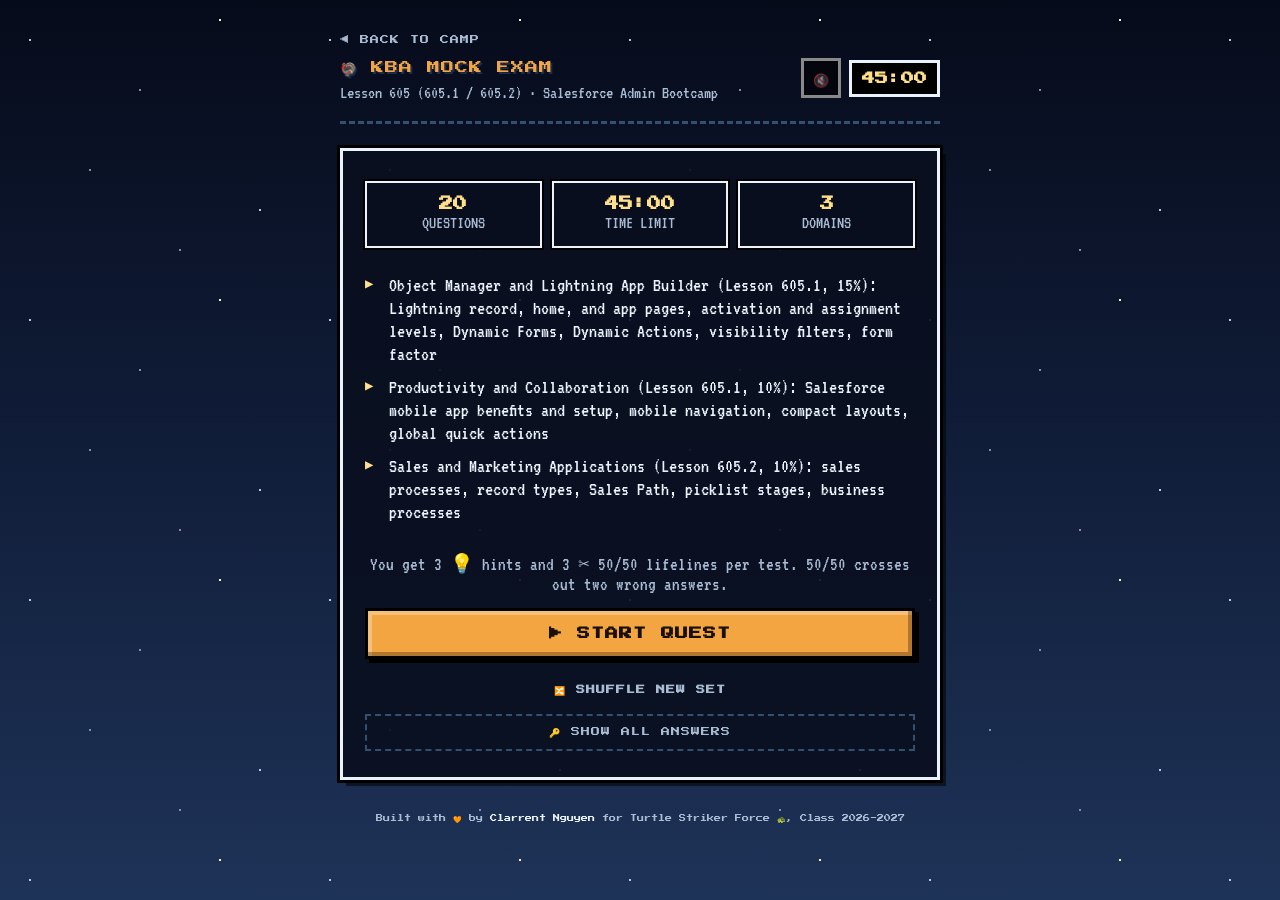
<file: lesson605.html>
<!DOCTYPE html>
<html lang="en">
<head>
<meta charset="UTF-8">
<meta name="viewport" content="width=device-width, initial-scale=1, viewport-fit=cover">
<title>🦃 KBA Lesson 605 Mock Exam</title>
<link rel="preconnect" href="https://fonts.googleapis.com">
<link rel="preconnect" href="https://fonts.gstatic.com" crossorigin>
<link href="https://fonts.googleapis.com/css2?family=Mountains+of+Christmas&family=Manrope:wght@400;500;600;700;800&family=JetBrains+Mono:wght@400;500;700&display=swap" rel="stylesheet">
<style>
  :root {
    --ink: #14201A;
    --ink-soft: #5B6F62;
    --bg: #F5F7EE;
    --panel: #FFFFFF;
    --border: #DCE6D2;
    --accent: #2F8F4E;
    --accent-2: #7CB518;
    --accent-soft: #E8F3E1;
    --good: #2F8F4E;
    --good-bg: #E7F5E9;
    --bad: #C2542A;
    --bad-bg: #FBEDE6;
    --shadow: 0 1px 2px rgba(20,32,26,0.05), 0 8px 24px rgba(20,32,26,0.08);
    --mono: 'JetBrains Mono', 'Courier New', monospace;
    --sans: 'Manrope', -apple-system, 'Segoe UI', sans-serif;
  }
  :root:not([data-theme="light"]) {
    @media (prefers-color-scheme: dark) {
      --ink: #E9F1E6;
      --ink-soft: #93A895;
      --bg: #0E1712;
      --panel: #16211A;
      --border: #253326;
      --accent: #6BC17E;
      --accent-2: #A3D65C;
      --accent-soft: #1C2C1F;
      --good: #6BC17E;
      --good-bg: #17281B;
      --bad: #E08857;
      --bad-bg: #2E1E14;
      --shadow: 0 1px 2px rgba(0,0,0,0.3), 0 12px 32px rgba(0,0,0,0.35);
    }
  }
  :root[data-theme="dark"] {
    --ink: #E9F1E6;
    --ink-soft: #93A895;
    --bg: #0E1712;
    --panel: #16211A;
    --border: #253326;
    --accent: #6BC17E;
    --accent-2: #A3D65C;
    --accent-soft: #1C2C1F;
    --good: #6BC17E;
    --good-bg: #17281B;
    --bad: #E08857;
    --bad-bg: #2E1E14;
    --shadow: 0 1px 2px rgba(0,0,0,0.3), 0 12px 32px rgba(0,0,0,0.35);
  }
  * { box-sizing: border-box; }
  html, body { height: 100%; margin: 0; }
  body {
    background: var(--bg);
    color: var(--ink);
    font-family: var(--sans);
    padding-top: env(safe-area-inset-top, 0px);
    padding-bottom: env(safe-area-inset-bottom, 0px);
    min-height: 100%;
    display: flex;
    justify-content: center;
    -webkit-font-smoothing: antialiased;
  }
  .wrap { width: 100%; max-width: 640px; padding: 28px 20px 40px; position: relative; }
  .top-strip {
    display: flex; align-items: center; justify-content: space-between;
    padding-bottom: 18px; margin-bottom: 24px;
  }
  .brand { font-weight: 800; font-size: 17px; letter-spacing: -0.01em; display: flex; align-items: center; gap: 8px; }
  .brand small { display: block; font-weight: 500; font-size: 12px; color: var(--ink-soft); margin-top: 2px; }
  .clock { font-family: var(--mono); font-size: 20px; font-weight: 700; color: var(--accent); white-space: nowrap; background: var(--accent-soft); padding: 6px 12px; border-radius: 10px; }
  .clock.low { color: var(--bad); background: var(--bad-bg); }

  .card { background: var(--panel); border: 1px solid var(--border); border-radius: 20px; padding: 32px; box-shadow: var(--shadow); }
  h1.hero { font-weight: 800; font-size: 30px; letter-spacing: -0.02em; line-height: 1.2; margin: 0 0 22px; }
  .meta-row { display: grid; grid-template-columns: repeat(3, 1fr); gap: 10px; margin-bottom: 26px; }
  .meta-cell { background: var(--bg); border: 1px solid var(--border); border-radius: 14px; padding: 14px 10px; text-align: center; }
  .meta-cell .num { font-family: var(--mono); font-weight: 700; font-size: 20px; display: block; color: var(--accent); }
  .meta-cell .lbl { font-size: 11px; color: var(--ink-soft); margin-top: 3px; display: block; font-weight: 500; }
  .domains { list-style: none; padding: 0; margin: 0 0 28px; display: flex; flex-direction: column; gap: 10px; }
  .domains li { font-size: 13.5px; color: var(--ink-soft); line-height: 1.5; padding-left: 22px; position: relative; }
  .domains li::before { content: "→"; position: absolute; left: 0; color: var(--accent); font-weight: 700; }
  button { font-family: var(--sans); cursor: pointer; border: none; }
  .btn-primary {
    background: linear-gradient(135deg, var(--accent), var(--accent-2));
    color: #fff; font-weight: 700; font-size: 15px; padding: 15px 26px; border-radius: 14px; width: 100%;
    transition: transform 0.12s ease, box-shadow 0.12s ease; box-shadow: 0 4px 14px rgba(47,143,78,0.28);
  }
  .btn-primary:hover { transform: translateY(-1px); box-shadow: 0 6px 18px rgba(47,143,78,0.36); }
  .btn-primary:focus-visible, .opt:focus-visible, .btn-ghost:focus-visible, .btn-secondary:focus-visible, .btn-next:focus-visible { outline: 2px solid var(--accent); outline-offset: 2px; }
  .btn-ghost { background: none; color: var(--ink-soft); font-size: 13.5px; font-weight: 600; padding: 12px 0; margin-top: 8px; width: 100%; }
  .btn-ghost:hover { color: var(--accent); }

  .progress-track { height: 6px; background: var(--border); margin-bottom: 24px; border-radius: 999px; overflow: hidden; }
  .progress-fill { height: 100%; background: linear-gradient(90deg, var(--accent), var(--accent-2)); transition: width 0.3s ease; border-radius: 999px; }
  .q-meta { font-family: var(--mono); font-size: 11.5px; color: var(--ink-soft); text-transform: uppercase; letter-spacing: 0.06em; margin-bottom: 12px; font-weight: 600; }
  .q-text { font-weight: 700; font-size: 20px; letter-spacing: -0.01em; line-height: 1.4; margin: 0 0 8px; }
  .q-hint { font-family: var(--mono); font-size: 12px; font-weight: 700; color: var(--accent); background: var(--accent-soft); display: inline-block; padding: 4px 10px; border-radius: 999px; margin-bottom: 18px; }
  .helper-row { display: flex; flex-wrap: wrap; gap: 8px; margin-top: 4px; }
  .btn-helper { background: var(--panel); color: var(--ink); border: 1.5px dashed var(--border); padding: 8px 14px; font-size: 13px; font-weight: 700; border-radius: 999px; cursor: pointer; font-family: var(--sans); }
  .btn-helper:hover:not(:disabled) { border-color: var(--accent); color: var(--accent); }
  .btn-helper:disabled { opacity: 0.45; cursor: not-allowed; }
  .btn-helper .left { font-family: var(--mono); font-size: 11px; color: var(--ink-soft); margin-left: 4px; }
  .hint-box { margin-top: 12px; padding: 12px 14px; border-radius: 12px; background: var(--accent-soft); border-left: 4px solid var(--accent-2); font-size: 14px; line-height: 1.5; }
  .hint-box b { color: var(--accent); }
  .opt.removed { opacity: 0.35; text-decoration: line-through; pointer-events: none; }
  .review-tags { display: inline-flex; gap: 6px; margin-left: auto; }
  .review-tag { font-family: var(--mono); font-size: 11px; padding: 2px 8px; border-radius: 999px; background: var(--accent-soft); color: var(--ink-soft); }
  .helper-summary { text-align: center; font-size: 13px; color: var(--ink-soft); margin-top: 6px; }
  .opt-list { display: flex; flex-direction: column; gap: 10px; margin-bottom: 26px; margin-top: 14px; }
  .opt {
    display: flex; align-items: flex-start; gap: 12px; text-align: left;
    background: var(--panel); border: 1.5px solid var(--border);
    padding: 14px 16px; font-size: 14.5px; line-height: 1.5; color: var(--ink); border-radius: 14px;
    transition: border-color 0.12s ease, background 0.12s ease, transform 0.12s ease;
    cursor: pointer; user-select: none; -webkit-user-select: none;
  }
  .opt:hover { border-color: var(--accent); transform: translateY(-1px); }
  .opt .tag {
    font-family: var(--mono); font-weight: 700; font-size: 12px; color: var(--ink-soft); flex-shrink: 0;
    width: 22px; height: 22px; border-radius: 7px; background: var(--bg); display: flex; align-items: center; justify-content: center;
  }
  .opt.selected { border-color: var(--accent); background: var(--accent-soft); }
  .opt.selected .tag { color: #fff; background: var(--accent); }

  .nav-row { display: flex; justify-content: space-between; align-items: center; gap: 12px; }
  .btn-secondary { background: var(--panel); color: var(--ink); border: 1.5px solid var(--border); padding: 12px 20px; font-size: 14px; font-weight: 700; border-radius: 12px; }
  .btn-secondary:hover { border-color: var(--accent); color: var(--accent); }
  .btn-secondary:disabled { opacity: 0.35; cursor: default; }
  .btn-next { background: var(--ink); color: var(--bg); padding: 12px 24px; font-size: 14px; font-weight: 700; border-radius: 12px; }
  .btn-next:hover { opacity: 0.85; }
  .btn-next:disabled { opacity: 0.35; cursor: default; }

  .score-wrap { text-align: center; padding: 6px 0 4px; position: relative; }
  .score-emoji { font-size: 40px; margin-bottom: 6px; line-height: 1; }
  .score-num { font-weight: 800; font-size: 54px; letter-spacing: -0.02em; line-height: 1; margin: 4px 0 6px; }
  .score-pct { font-family: var(--mono); font-size: 14px; color: var(--ink-soft); margin-bottom: 8px; font-weight: 600; }
  .score-verdict { font-size: 15px; color: var(--ink-soft); margin-bottom: 26px; font-weight: 500; }

  .breakdown { text-align: left; margin: 0 0 26px; background: var(--bg); border: 1px solid var(--border); border-radius: 16px; padding: 18px; }
  .breakdown-title { font-family: var(--mono); font-size: 10.5px; text-transform: uppercase; letter-spacing: 0.07em; color: var(--ink-soft); margin-bottom: 14px; font-weight: 700; }
  .bd-row { margin-bottom: 14px; }
  .bd-row:last-child { margin-bottom: 0; }
  .bd-head { display: flex; justify-content: space-between; align-items: baseline; font-size: 13px; margin-bottom: 6px; }
  .bd-head .name { font-weight: 700; }
  .bd-head .frac { font-family: var(--mono); color: var(--ink-soft); font-weight: 600; }
  .bd-tag { font-size: 10px; font-weight: 700; text-transform: uppercase; letter-spacing: 0.04em; padding: 3px 8px; border-radius: 999px; margin-left: 8px; }
  .bd-tag.strong { color: var(--good); background: var(--good-bg); }
  .bd-tag.weak { color: var(--bad); background: var(--bad-bg); }
  .bd-tag.mid { color: var(--accent); background: var(--accent-soft); }
  .bd-bar-track { height: 6px; background: var(--border); border-radius: 999px; overflow: hidden; }
  .bd-bar-fill { height: 100%; border-radius: 999px; }

  .btn-row { display: flex; gap: 10px; margin-bottom: 6px; }
  .btn-row button { flex: 1; }

  .review-list { margin-top: 20px; }
  .review-item { background: var(--panel); border: 1px solid var(--border); border-radius: 16px; padding: 18px; margin-bottom: 12px; }
  .review-head { display: flex; align-items: baseline; gap: 10px; margin-bottom: 10px; flex-wrap: wrap; }
  .review-num { font-family: var(--mono); font-size: 11.5px; color: var(--ink-soft); font-weight: 600; }
  .review-status { font-size: 11.5px; font-weight: 700; text-transform: uppercase; letter-spacing: 0.05em; display: flex; align-items: center; gap: 4px; }
  .review-status.good { color: var(--good); }
  .review-status.bad { color: var(--bad); }
  .review-domain { font-size: 11px; color: var(--ink-soft); margin-left: auto; font-weight: 500; }
  .review-q { font-weight: 700; font-size: 15.5px; margin: 0 0 12px; line-height: 1.4; }
  .review-line { font-size: 13.5px; line-height: 1.6; margin: 4px 0; }
  .review-line .lbl { color: var(--ink-soft); }
  .review-line.your-wrong { color: var(--bad); }
  .review-line.your-right { color: var(--good); }
  .review-note { font-size: 12.5px; color: var(--ink-soft); line-height: 1.5; margin: 4px 0; padding-left: 2px; }
  .review-why { font-size: 13.5px; color: var(--ink-soft); line-height: 1.6; margin-top: 10px; padding-top: 10px; border-top: 1px dashed var(--border); }
  .review-source { font-size: 11.5px; color: var(--accent); margin-top: 10px; font-weight: 700; }

  .credit {
    text-align: center; font-size: 12px; color: var(--ink-soft); margin-top: 32px; opacity: 0.75;
  }
  .credit span { font-weight: 600; }

  #fx-canvas { position: fixed; inset: 0; pointer-events: none; z-index: 999; display: none; }

  .hidden { display: none !important; }

  @media (max-width: 480px) {
    h1.hero { font-size: 25px; }
    .q-text { font-size: 17px; }
    .meta-cell .num { font-size: 17px; }
    .wrap { padding: 20px 14px 36px; }
    .card { padding: 22px; border-radius: 16px; }
    .score-num { font-size: 42px; }
  }

  /* ===== Winter Thanksgiving theme ===== */
  :root {
    --ink: #2A1636;
    --ink-soft: #6E5A78;
    --bg: #FBF3E6;
    --panel: #FFFFFF;
    --border: #EAD9C4;
    --accent: #C2510A;
    --accent-2: #7B3FC4;
    --accent-soft: #FCE7D3;
    --good: #2F8A3E;
    --good-bg: #E6F4E3;
    --bad: #B3261E;
    --bad-bg: #FBE4E1;
    --on-accent: #FFFFFF;
    --glow: rgba(194,81,10,0.30);
    --moon: rgba(255,214,140,0.55);
    --spooky: 'Mountains of Christmas', 'Manrope', cursive;
    --shadow: 0 1px 2px rgba(42,22,54,0.06), 0 8px 24px rgba(42,22,54,0.10);
  }
  :root:not([data-theme="light"]) {
    @media (prefers-color-scheme: dark) {
      --ink: #F5EDE0;
      --ink-soft: #B5A3C4;
      --bg: #120C1A;
      --panel: #1D1428;
      --border: #34264A;
      --accent: #FF8A1F;
      --accent-2: #A86BFF;
      --accent-soft: #2E1E2A;
      --good: #7FDB5A;
      --good-bg: #18291A;
      --bad: #FF6B6B;
      --bad-bg: #3A1620;
      --on-accent: #1A0F05;
      --glow: rgba(255,138,31,0.35);
      --moon: rgba(255,214,140,0.22);
      --shadow: 0 1px 2px rgba(0,0,0,0.4), 0 12px 32px rgba(0,0,0,0.45);
    }
  }
  :root[data-theme="dark"] {
    --ink: #F5EDE0;
    --ink-soft: #B5A3C4;
    --bg: #120C1A;
    --panel: #1D1428;
    --border: #34264A;
    --accent: #FF8A1F;
    --accent-2: #A86BFF;
    --accent-soft: #2E1E2A;
    --good: #7FDB5A;
    --good-bg: #18291A;
    --bad: #FF6B6B;
    --bad-bg: #3A1620;
    --on-accent: #1A0F05;
    --glow: rgba(255,138,31,0.35);
    --moon: rgba(255,214,140,0.22);
    --shadow: 0 1px 2px rgba(0,0,0,0.4), 0 12px 32px rgba(0,0,0,0.45);
  }
  body {
    background:
      radial-gradient(circle at 88% 6%, var(--moon) 0, transparent 160px),
      radial-gradient(ellipse at 50% 110%, var(--glow) 0, transparent 60%),
      var(--bg);
    background-attachment: fixed;
  }
  .btn-primary { color: var(--on-accent) !important; box-shadow: 0 4px 14px var(--glow) !important; }
  .btn-primary:hover { box-shadow: 0 6px 18px var(--glow) !important; }
  .opt.selected .tag { color: var(--on-accent) !important; }
  h1, .brand, .score-num { font-family: var(--spooky); font-weight: 400; letter-spacing: 0.03em; }
  h1 { font-size: 34px; color: var(--accent); }
  .brand { font-size: 21px; color: var(--accent); white-space: nowrap; }
  .brand small { white-space: normal; }
  .brand small { font-family: var(--sans); letter-spacing: 0; }
  .score-num { color: var(--accent); }
  .wrap { position: relative; z-index: 1; }
  .bats { position: fixed; inset: 0; pointer-events: none; z-index: 0; overflow: hidden; }
  .bats span { position: absolute; font-size: 22px; opacity: 0.55; animation: flap 14s ease-in-out infinite; }
  .bats span:nth-child(1) { top: 8%; left: 6%; animation-duration: 16s; }
  .bats span:nth-child(2) { top: 18%; left: 78%; font-size: 16px; animation-delay: -4s; }
  .bats span:nth-child(3) { top: 62%; left: 4%; font-size: 18px; animation-delay: -8s; }
  .bats span:nth-child(4) { top: 82%; left: 86%; animation-duration: 18s; animation-delay: -2s; }
  .bats span:nth-child(5) { top: 40%; left: 92%; font-size: 14px; animation-delay: -11s; }
  @keyframes flap {
    0%, 100% { transform: translate(0, 0) rotate(-6deg); }
    50% { transform: translate(18px, -22px) rotate(6deg); }
  }
  @media (prefers-reduced-motion: reduce) { .bats span { animation: none; } }
</style>
<link href="https://fonts.googleapis.com/css2?family=Press+Start+2P&family=VT323&display=swap" rel="stylesheet">
<link rel="stylesheet" href="retro.css?v=11">
</head>
<body>
<div class="bats" aria-hidden="true"><span>❄️</span><span>❄️</span><span>🍂</span><span>❄️</span><span>⛄</span></div>
<canvas id="fx-canvas"></canvas>
<div class="wrap">

  <div class="top-strip">
    <div class="brand">🦃 KBA Mock Exam<small>Lesson 605 (605.1 / 605.2) &middot; Salesforce Admin Bootcamp</small></div>
    <div class="clock" id="clock">45:00</div>
  </div>

  <div id="screen-start" class="card">
    <div class="meta-row" style="margin-top: 4px;">
      <div class="meta-cell"><span class="num">20</span><span class="lbl">Questions</span></div>
      <div class="meta-cell"><span class="num">45:00</span><span class="lbl">Time limit</span></div>
      <div class="meta-cell"><span class="num">3</span><span class="lbl">Domains</span></div>
    </div>

    <ul class="domains">
      <li>Object Manager and Lightning App Builder (Lesson 605.1, 15%): Lightning record, home, and app pages, activation and assignment levels, Dynamic Forms, Dynamic Actions, visibility filters, form factor</li>
      <li>Productivity and Collaboration (Lesson 605.1, 10%): Salesforce mobile app benefits and setup, mobile navigation, compact layouts, global quick actions</li>
      <li>Sales and Marketing Applications (Lesson 605.2, 10%): sales processes, record types, Sales Path, picklist stages, business processes</li>
    </ul>

    <p class="helper-summary" style="margin:0 0 14px;">You get 3 💡 hints and 3 ✂️ 50/50 lifelines per test. 50/50 crosses out two wrong answers.</p>
    <button class="btn-primary" id="btn-start">▶ START QUEST</button>
    <button class="btn-ghost" id="btn-reshuffle">🔀 SHUFFLE NEW SET</button>
  </div>

  <div id="screen-quiz" class="hidden">
    <div class="progress-track"><div class="progress-fill" id="progress-fill"></div></div>
    <div class="q-meta" id="q-meta">Question 1 of 20 &middot; Object Manager &amp; Lightning App Builder (605.1)</div>
    <h2 class="q-text" id="q-text"></h2>
    <div class="q-hint hidden" id="q-hint"></div>
    <div class="helper-row">
      <button class="btn-helper" id="btn-hint" type="button">💡 Hint<span class="left" id="hint-left">3 left</span></button>
      <button class="btn-helper" id="btn-fifty" type="button">✂️ 50/50<span class="left" id="fifty-left">3 left</span></button>
    </div>
    <div class="hint-box hidden" id="hint-box"></div>
    <div class="opt-list" id="opt-list"></div>
    <div class="nav-row">
      <button class="btn-secondary" id="btn-prev">◀ BACK</button>
      <button class="btn-next" id="btn-next" disabled>NEXT ▶</button>
    </div>
  </div>

  <div id="screen-results" class="hidden">
    <div class="card score-wrap">
      <div class="score-emoji" id="score-emoji">🦃</div>
      <div class="q-meta" style="text-align:center;">RESULTS</div>
      <div class="score-num" id="score-num">0 / 20</div>
      <div class="score-pct" id="score-pct">0%</div>
      <div class="score-verdict" id="score-verdict"></div>
      <div class="helper-summary" id="helper-summary"></div>

      <div class="breakdown" id="breakdown">
        <div class="breakdown-title">📊 By domain</div>
        <div id="breakdown-rows"></div>
      </div>

      <div class="btn-row">
        <button class="btn-secondary" id="btn-review">📖 REVIEW</button>
        <button class="btn-next" id="btn-retake">🔁 CONTINUE? RETAKE</button>
      </div>
    </div>
    <div id="review-list" class="review-list"></div>
  </div>

  <div class="credit">Built with 🧡 by <span>Clarrent Nguyen</span> for Turtle Striker Force 🐢, Class 2026-2027</div>

</div>

<script>
(function() {
  const OBJ = "Object Manager & Lightning App Builder (605.1)";
  const PRD = "Productivity & Collaboration (605.1)";
  const SAL = "Sales & Marketing Applications (605.2)";

  const BANK = [


    { domain: OBJ, source: "Lesson 605.1, Lightning App Builder",
      q: "A Salesforce Administrator is creating a new Opportunity Record Page. Before activating it, which options can they use to assign the page? Select 3.",
      hint: "Three levels exist. The most specific one combines app, record type, and profile. Roles are not one of them.",
      type: "multi",
      opts: ["Org Default", "App, Record Type, and Roles", "App Default", "App, Record Type, and Profile", "Profile Default"],
      notes: ["Correct, the org default page shows for the object unless a more specific assignment exists.", "Roles are not a page assignment option.", "Correct, an app default assigns the page to a specific Lightning app.", "Correct, the most specific assignment uses app, record type, and profile together.", "There is no profile default assignment."],
      correct: [0, 2, 3],
      why: "Record pages can be assigned at three levels: org default, app default, and app + record type + profile. The most specific assignment wins." },

    { domain: OBJ, source: "Lesson 605.1, Lightning App Builder",
      q: "An admin wants a Lightning record page to show only for users in the Sales app with the Standard User profile. What should they use?",
      hint: "Look for the option that matches all three criteria at once.",
      opts: ["App, Record Type, and Profile assignment", "Org Default assignment", "Compact layout", "Home page assignment"],
      notes: ["Correct, this assignment matches the app, record type, and profile together.", "The org default applies to everyone and would not limit it to one profile.", "Compact layouts control key fields at the top of a record, not page assignment.", "Home pages are not record pages."],
      correct: 0,
      why: "The App, Record Type, and Profile assignment is the most specific option and only displays when all three criteria match." },

    { domain: OBJ, source: "Lesson 605.1, Lightning App Builder",
      q: "Which Lightning page types can be created in the Lightning App Builder? Select 3.",
      hint: "The builder makes three kinds of pages: one for a single record, one for a landing page, and one for an app tab.",
      type: "multi",
      opts: ["App Page", "Record Page", "Home Page", "Mobile Page"],
      notes: ["Correct, app pages are standalone pages added as tabs to an app.", "Correct, record pages show detail for one object record.", "Correct, home pages are landing pages for an org or app.", "There is no Mobile Page type."],
      correct: [0, 1, 2],
      why: "The three Lightning page types are record pages, home pages, and app pages." },

    { domain: OBJ, source: "Lesson 605.1, Lightning App Builder",
      q: "Which device views can the Lightning App Builder use to preview a page? Select 3.",
      hint: "Think about the devices and orientations the builder can preview.",
      type: "multi",
      opts: ["Desktop", "Phone", "Tablet - Portrait", "Smartwatch"],
      notes: ["Correct, desktop is a preview view.", "Correct, phone is a preview view.", "Correct, tablet portrait is a preview view.", "Smartwatch is not a preview option."],
      correct: [0, 1, 2],
      why: "The App Builder previews layouts for desktop, phone, tablet portrait, and tablet landscape." },

    { domain: OBJ, source: "Lesson 605.1, Dynamic Forms",
      q: "Which feature lets an admin place individual fields anywhere on a record page and show or hide them with filters?",
      hint: "Look for the feature that breaks the record detail into individual fields you can place and filter.",
      opts: ["Dynamic Forms", "Record Types", "Compact Layouts", "Validation Rules"],
      notes: ["Correct, Dynamic Forms breaks the record detail block into fields and sections that can be placed and filtered.", "Record types control page layouts and picklist values, not field placement.", "Compact layouts control the key fields at the top of a record.", "Validation rules check data on save."],
      correct: 0,
      why: "Dynamic Forms lets admins place fields and sections anywhere on the page and set visibility rules, which reduces the need for multiple page layouts." },

    { domain: OBJ, source: "Lesson 605.1, Dynamic Forms",
      q: "An admin wants to reduce the number of page layouts needed for different profiles on Opportunities. Which feature helps most?",
      hint: "The feature that cuts the need for multiple page layouts is the same one that places fields anywhere.",
      opts: ["Dynamic Forms", "Path", "Quick Actions", "Field Sets"],
      notes: ["Correct, Dynamic Forms reduces the need for multiple page layouts.", "Path guides stages, not page layout.", "Quick actions are buttons for common tasks.", "Field sets group fields but do not control visibility by profile."],
      correct: 0,
      why: "Dynamic Forms lets one page show different fields to different users, so fewer page layouts are needed." },

    { domain: OBJ, source: "Lesson 605.1, Dynamic Forms",
      q: "Which object does NOT support Dynamic Forms?",
      hint: "Objects that are not LWC-enabled, such as Campaigns, Products, and Tasks, do not get Dynamic Forms.",
      opts: ["Account", "Opportunity", "Case", "Campaign"],
      notes: ["Account supports Dynamic Forms.", "Opportunity supports Dynamic Forms.", "Case supports Dynamic Forms.", "Correct, Campaigns are not LWC-enabled, so they use page layout information instead."],
      correct: 3,
      why: "Dynamic Forms supports Accounts, Contacts, Person Accounts, Opportunities, Leads, and Cases. Objects that are not LWC-enabled, such as Campaigns, Products, and Tasks, do not." },

    { domain: OBJ, source: "Lesson 605.1, Dynamic Actions",
      q: "An admin wants the Delete button to appear on a record page only for users with the System Administrator profile. Which feature should they use?",
      hint: "Which feature controls which action buttons appear on a record page?",
      opts: ["Dynamic Actions", "Global Actions", "Compact Layout", "Page Layout Assignment"],
      notes: ["Correct, Dynamic Actions control which action buttons appear based on profile, role, or field values.", "Global actions are available across objects and do not filter by profile on one page.", "Compact layouts control the key fields at the top of a record.", "Page layout assignment does not hide individual action buttons by profile."],
      correct: 0,
      why: "Dynamic Actions let admins show or hide action buttons on a Lightning record page using filters based on user profile, role, device, or record field values." },

    { domain: OBJ, source: "Lesson 605.1, Visibility Filters",
      q: "Which filter type hides a component based on whether the user is on a desktop or a phone?",
      hint: "Which filter checks the form factor the user is on?",
      opts: ["Device filter", "Record field filter", "Advanced filter", "User field filter"],
      notes: ["Correct, the device filter checks the form factor the user is on.", "Record field filters check values on the record.", "Advanced filters check cross-object fields.", "User field filters check the logged-in user's record, not the device."],
      correct: 0,
      why: "The device filter (form factor) lets you show a component only on desktop or only on phone, which keeps the mobile app lighter." },

    { domain: OBJ, source: "Lesson 605.1, Visibility Filters",
      q: "A Manager Approvals component should only show to users whose Department field on their user record equals Management. Which filter should the admin use?",
      hint: "The department lives on the user's record, not the record being viewed. Which filter can reach a user field?",
      opts: ["Advanced filter using User > Department", "Record field filter on the Account Rating", "Device filter set to Desktop", "Compact layout filter"],
      notes: ["Correct, the advanced filter can reference the logged-in user's field.", "Record field filters look at the record being viewed, not the user.", "Device filters check the screen type, not the user's department.", "Compact layouts do not have filters."],
      correct: 0,
      why: "User field filters use the logged-in user's record, so you can tailor a component to who is viewing the page." },

    { domain: OBJ, source: "Lesson 605.1, Home Pages",
      q: "Which assignment takes highest priority for a home page?",
      hint: "Which home page assignment is the most specific?",
      opts: ["Org Default", "App Default", "App and Profile", "Record Type"],
      notes: ["The org default is the lowest priority fallback.", "The app default overrides the org default but not app and profile.", "Correct, app and profile assignments are the highest priority.", "Home pages do not use record types."],
      correct: 2,
      why: "Salesforce checks App and Profile first, then App Default, then Org Default as the baseline fallback." },

    { domain: OBJ, source: "Lesson 605.1, Home Pages",
      q: "An admin sets a home page as the org default. Which users see it?",
      hint: "The org default is the baseline. What does it cover unless something more specific overrides it?",
      opts: ["All users in the org, unless a more specific assignment overrides it", "Only System Administrators", "Only users in the Sales app", "Only mobile users"],
      notes: ["Correct, the org default applies everywhere unless app or app and profile assignments take over.", "The org default is not limited to one profile.", "App-specific assignments are a different level.", "Org default covers desktop and mobile users alike; device is not the limit."],
      correct: 0,
      why: "The org default home page applies to all apps and users, but more specific app or app and profile assignments override it." },

    { domain: OBJ, source: "Lesson 605.1, Home Pages",
      q: "Which form factor is supported for Home pages?",
      hint: "Home pages work with only one form factor.",
      opts: ["Phone only", "Desktop only", "Tablet only", "All three form factors"],
      notes: ["Phone is not supported for home pages.", "Correct, home pages support only the desktop form factor.", "Tablet is not supported for home pages.", "Only desktop is supported for home pages."],
      correct: 1,
      why: "The deck notes that for Home pages only the desktop form factor is supported." },

    { domain: OBJ, source: "Lesson 605.1, Record Detail - Mobile",
      q: "On a page that supports both desktop and phone, which component shows record fields to mobile users?",
      hint: "Which component wraps fields only for phone users?",
      opts: ["Record Detail", "Record Detail - Mobile", "Highlights Panel", "Related List"],
      notes: ["Record Detail is used for desktop users.", "Correct, Record Detail - Mobile wraps the fields for phone users.", "The highlights panel shows key fields at the top, not the full detail.", "Related lists show related records."],
      correct: 1,
      why: "Desktop users see Field Section components, while phone users see the Record Detail - Mobile component." },

    { domain: OBJ, source: "Lesson 605.1, Assignments",
      q: "Which setting controls whether a page appears on desktop, mobile, or both?",
      hint: "Think about the setting that decides desktop, mobile, or both.",
      opts: ["Form Factor", "Compact Layout", "Visibility Filter", "Record Type"],
      notes: ["Correct, form factor sets whether a page is assigned to desktop, phone, or both.", "Compact layouts control key fields at the top of a record.", "Visibility filters hide components, not whole page assignments.", "Record types control layouts and picklist values."],
      correct: 0,
      why: "Form factor is an assignment setting that decides whether the page is shown on desktop view, mobile devices, or both." },

    { domain: PRD, source: "Lesson 605.1, Salesforce Mobile App",
      q: "Taylor's boss wants the Salesforce Mobile App for the Sales Team. Which statements about the mobile app are true? Select 2.",
      hint: "Think about cost, offline work, and which platforms the app runs on.",
      type: "multi",
      opts: ["It costs extra money to implement", "It can be used offline when there is no internet access", "It cannot be customized for different groups of users", "It can be used on iOS and Android devices"],
      notes: ["The mobile app is included with every Salesforce license.", "Correct, the mobile app can work offline.", "The mobile app can be customized.", "Correct, the mobile app works on both iOS and Android."],
      correct: [1, 3],
      why: "The mobile app is included with every Salesforce license, works on iOS and Android, can work offline, and can be customized." },

    { domain: PRD, source: "Lesson 605.1, Salesforce Mobile App",
      q: "Which custom pages are supported in the Salesforce Mobile App? Select 2.",
      hint: "Which page types can be enabled for phone?",
      type: "multi",
      opts: ["App Page", "Home Page", "Record Page", "Mobile Page"],
      notes: ["Correct, app pages can be added to the mobile navigation.", "Home pages support only the desktop form factor.", "Correct, record pages can be enabled for phone and used in the mobile app.", "There is no Mobile Page type."],
      correct: [0, 2],
      why: "App pages and record pages can be enabled for phone. Home pages support only desktop." },

    { domain: PRD, source: "Lesson 605.1, Salesforce Mobile App",
      q: "What controls which objects appear in the Salesforce mobile app for a user?",
      hint: "Think about what grants a user access to objects.",
      opts: ["Profile and permission sets", "Mobile App Settings", "Connected Apps", "Record Type"],
      notes: ["Correct, object access comes from the profile and permission sets.", "There is no separate mobile setting that controls object visibility.", "Connected apps link external apps and do not control object visibility.", "Record types control layouts and picklists, not object access."],
      correct: 0,
      why: "Object visibility in the mobile app follows the user's profile and permission sets, the same as in the desktop experience." },

    { domain: PRD, source: "Lesson 605.1, Global Quick Actions",
      q: "Account Managers keep leaving the record they are viewing to create new Contacts in the Salesforce mobile app. What should the admin add?",
      hint: "Which feature lets users create a record from the action bar without leaving the record?",
      opts: ["Global Quick Action", "Global Button", "Global Picklist", "Lightning App Page"],
      notes: ["Correct, a global quick action lets users create a Contact from the mobile action bar without leaving the record.", "Global buttons are not the mobile action bar option.", "Global picklists store values, not actions.", "A Lightning app page is a standalone page, not a quick action."],
      correct: 0,
      why: "Quick actions let users create records like Contacts from the action bar without leaving the current record." },

    { domain: PRD, source: "Lesson 605.1, Global Quick Actions",
      q: "A quick action should appear in the Salesforce mobile app action bar. What must the admin do?",
      hint: "Which setting must include the action before it appears in the mobile action bar?",
      opts: ["Add it to the global publisher layout", "Enable it for Tablet only", "Assign it to a Home page", "Add it to the Utility bar"],
      notes: ["Correct, an action is not available in the mobile app until it is added to the global publisher layout.", "Tablet-only settings do not make it appear.", "Home pages do not host quick actions for the mobile action bar.", "The utility bar is a desktop feature."],
      correct: 0,
      why: "Quick actions must be added to the global publisher layout before they appear in the mobile action bar." },

    { domain: PRD, source: "Lesson 605.1, Compact Layouts",
      q: "Which setting controls the key fields shown at the top of a record in the mobile app?",
      hint: "Which layout controls the top of a record?",
      opts: ["Compact Layout", "Mini Page Layout", "Mobile Settings tab", "Mobile Card Layout"],
      notes: ["Correct, the compact layout controls the key fields in the highlights header.", "Mini page layout is not the setting name.", "There is no Mobile Settings tab for this.", "Mobile card layout is not the setting name."],
      correct: 0,
      why: "Compact layouts control the key information shown at the top of a record so users do not have to scroll." },

    { domain: PRD, source: "Lesson 605.1, Compact Layouts",
      q: "What determines the fields that appear in the Salesforce mobile highlights panel?",
      hint: "Which layout sets the header fields in the mobile highlights panel?",
      opts: ["Compact Layout", "Field Set", "Page Layout", "List View"],
      notes: ["Correct, the compact layout sets the key fields in the highlights panel.", "Field sets group fields but do not set the highlights panel fields.", "Page layouts control the full record detail, not the highlights header.", "List views control list display, not the record header."],
      correct: 0,
      why: "The highlights panel shows the fields set on the object's compact layout." },

    { domain: PRD, source: "Lesson 605.1, Mobile Actions",
      q: "Which two items can a user see in the mobile action bar on most record pages? Select 2.",
      hint: "Think about the built-in items in the mobile action bar.",
      type: "multi",
      opts: ["Quick actions", "Global actions", "Dashboards", "Approval processes"],
      notes: ["Correct, quick actions are available in the action bar.", "Correct, global actions are included out of the box.", "Dashboards are a separate feature.", "Approval processes are not action bar items."],
      correct: [0, 1],
      why: "The mobile app includes built-in global actions and quick actions in the action bar, and admins can customize them." },

    { domain: SAL, source: "Lesson 605.2, Sales Process",
      q: "What does a Sales Process define in Salesforce?",
      hint: "A sales process groups stages. For which type of sale?",
      opts: ["The set of Opportunity stages available for a type of sale", "The fields shown on the Opportunity page", "The validation rules for Opportunities", "The approval steps for an Opportunity"],
      notes: ["Correct, a sales process defines which stage values an Opportunity can use.", "Fields are set by page layouts and record types.", "Validation rules are separate from sales processes.", "Approval steps are set in approval processes."],
      correct: 0,
      why: "Each Sales Process contains the stages an Opportunity follows through its sales cycle, such as Residential or Commercial stages." },

    { domain: SAL, source: "Lesson 605.2, Sales Process",
      q: "An Opportunity team needs stage values like Demo and Renewal Review that the standard stage picklist does not include. What should the admin do first?",
      hint: "Before a sales process can use a new stage, what must exist first?",
      opts: ["Add the new values to the Opportunity Stage picklist", "Create a validation rule", "Create a flow", "Create a Path"],
      notes: ["Correct, the stage values must exist on the picklist before a sales process can use them.", "Validation rules check data, they do not add stages.", "Flows automate steps, they do not add picklist values.", "A Path is built on top of stage values that already exist."],
      correct: 0,
      why: "New stage values must be added to the Stage picklist first. Only then can a sales process include them." },

    { domain: SAL, source: "Lesson 605.2, Record Types",
      q: "Two sales teams sell different products and need different Opportunity stages. What is the best way to support this?",
      hint: "Stages come from sales processes. Users reach them through record types.",
      opts: ["Create different sales processes and record types", "Create multiple page layouts only", "Use multiple Opportunity record owners", "Add custom fields for each product line"],
      notes: ["Correct, sales processes set the stages and record types assign them to the right users.", "Page layouts alone do not change the stage values.", "Record owners do not change stages.", "Custom fields do not change the sales process."],
      correct: 0,
      why: "Sales processes control the stages, and record types connect each process to the right Opportunities and users." },

    { domain: SAL, source: "Lesson 605.2, Record Types",
      q: "Which of the following can be assigned to a record type? Select 2.",
      hint: "A record type can carry a page layout and a business process.",
      type: "multi",
      opts: ["Page Layout", "Validation Rule", "Business Process", "Custom Tab"],
      notes: ["Correct, record types can have page layouts assigned.", "Validation rules are not assigned to record types.", "Correct, record types can be linked to a business process.", "Custom tabs are not assigned to record types."],
      correct: [0, 2],
      why: "A record type can carry a page layout and a business process, which together set the layout and picklist values." },

    { domain: SAL, source: "Lesson 605.2, Record Types",
      q: "What must be created before creating a record type?",
      hint: "What must exist before a record type can point to something?",
      opts: ["Page Layout", "Validation Rule", "Business Process (for Leads, Opportunities, Cases, or Solutions)", "Field Set"],
      notes: ["A page layout is not required first.", "Validation rules are not required first.", "Correct, a business process must exist before the record type can use it.", "Field sets are not required first."],
      correct: 2,
      why: "A business process must be created first when the record type will use one." },

    { domain: SAL, source: "Lesson 605.2, Record Types",
      q: "Which of the following is needed to assign a record type to a user?",
      hint: "Which user setting controls which record types they can use?",
      opts: ["Profile", "Role", "License", "Sharing Rule"],
      notes: ["Correct, the profile controls which record types a user can use.", "Roles control hierarchy and sharing, not record type access.", "Licenses control feature access, not record types.", "Sharing rules control record access, not record types."],
      correct: 0,
      why: "Record types are made available to users through their profile." },

    { domain: SAL, source: "Lesson 605.2, Record Types",
      q: "What happens when a record type is removed from a user's profile?",
      hint: "What happens to creating records once the record type is taken away?",
      opts: ["They can still view records of that type", "They lose the ability to edit records of that type", "They can no longer create records of that type", "They are reassigned to the default record type"],
      notes: ["They lose access to that record type entirely, not just viewing.", "The loss is broader than editing.", "Correct, removing the record type from the profile stops creation with it.", "They are not automatically reassigned."],
      correct: 2,
      why: "Without the record type on their profile, a user cannot create records using that record type." },

    { domain: SAL, source: "Lesson 605.2, Sales Path",
      q: "What is the purpose of a Path in Salesforce?",
      hint: "A Path is a visual guide for the stages.",
      opts: ["Help guide users through key steps in a process", "Visualize field dependencies", "Manage automation rules", "Customize validation behavior"],
      notes: ["Correct, a Path shows the stages and guides reps through key steps.", "Field dependencies are a picklist feature.", "Automation rules are handled by flows and workflow.", "Validation behavior is set by validation rules."],
      correct: 0,
      why: "A Path visually guides users through each stage with key fields, tips, and best-practice guidance." },

    { domain: SAL, source: "Lesson 605.2, Sales Path",
      q: "Before creating a custom Path, what must the admin build or modify?",
      hint: "A Path is tied to a picklist. What must exist before creating one?",
      opts: ["The picklist used by the Path", "A flow", "An approval process", "A dashboard"],
      notes: ["Correct, the Path is built on a picklist such as Stage or Status, which must exist and be on the page layout.", "Flows are not required to create a Path.", "Approval processes are not required to create a Path.", "Dashboards are not required to create a Path."],
      correct: 0,
      why: "The picklist that drives the Path must be built or modified first and placed on the page layout." },

    { domain: SAL, source: "Lesson 605.2, Sales Path",
      q: "A sales team uses two different sales stages for two product lines. What do you configure to give each team its own stages? Select 2.",
      hint: "Two items work together: one holds the stages, the other links it to the right Opportunities.",
      type: "multi",
      opts: ["Sales Process", "Opportunity Stage field", "Record Type", "Workflow Rule", "List View"],
      notes: ["Correct, each sales process holds its own stage set.", "The stage field holds all values but is not the per-team setup.", "Correct, the record type connects each team to its sales process.", "Workflow rules are not used for this.", "List views do not control stages."],
      correct: [0, 2],
      why: "A sales process holds the stages for each sale type, and a record type connects it to the right Opportunities." },

    { domain: SAL, source: "Lesson 605.2, Sales Path",
      q: "What must be enabled before a Path can be used?",
      hint: "Look for the setting that turns Path on.",
      opts: ["Path Settings", "Kanban only", "Activities", "Chatter"],
      notes: ["Correct, Path must be enabled in Path Settings first.", "Kanban shows the Path fields but is not the setting that turns Path on.", "Activities are separate from Path.", "Chatter is a collaboration feature, not Path."],
      correct: 0,
      why: "Path Settings has an Enable button. Path must be enabled there before admins can create Paths." }
  ];

  const TOTAL_Q = 20;
  const TIME_LIMIT = 45 * 60;

  let questions = [];
  let current = 0;
  let answers = [];
  let timer = null;
  let secondsLeft = TIME_LIMIT;
  const MAX_HINTS = 3;
  const MAX_FIFTY = 3;
  let hintsLeft = MAX_HINTS;
  let fiftyLeft = MAX_FIFTY;

  const screenStart = document.getElementById('screen-start');
  const screenQuiz = document.getElementById('screen-quiz');
  const screenResults = document.getElementById('screen-results');
  const clockEl = document.getElementById('clock');
  const qMeta = document.getElementById('q-meta');
  const qText = document.getElementById('q-text');
  const optList = document.getElementById('opt-list');
  const progressFill = document.getElementById('progress-fill');
  const btnPrev = document.getElementById('btn-prev');
  const btnNext = document.getElementById('btn-next');

  function shuffle(arr) {
    const a = arr.slice();
    for (let i = a.length - 1; i > 0; i--) {
      const j = Math.floor(Math.random() * (i + 1));
      [a[i], a[j]] = [a[j], a[i]];
    }
    return a;
  }

  function buildQuestionSet() {
    const picked = shuffle(BANK).slice(0, TOTAL_Q);
    questions = picked.map(orig => {
      const order = shuffle(orig.opts.map((_, i) => i));
      const isMulti = orig.type === 'multi';
      return {
        domain: orig.domain,
        source: orig.source,
        q: orig.q,
        why: orig.why,
        hint: orig.hint || "",
        multi: isMulti,
        selectCount: isMulti ? orig.correct.length : 1,
        displayOpts: order.map(i => orig.opts[i]),
        displayNotes: order.map(i => (orig.notes && orig.notes[i]) ? orig.notes[i] : ""),
        correctIndex: isMulti ? null : order.indexOf(orig.correct),
        correctIndices: isMulti ? orig.correct.map(c => order.indexOf(c)).sort((a, b) => a - b) : null
      };
    });
    answers = questions.map(item => item.multi ? [] : null);
    questions.forEach(item => { item.hintUsed = false; item.removed = []; });
    hintsLeft = MAX_HINTS;
    fiftyLeft = MAX_FIFTY;
    current = 0;
  }

  function isAnswered(item, ans) {
    if (item.multi) return Array.isArray(ans) && ans.length === item.selectCount;
    return ans !== null;
  }

  function isCorrectAnswer(item, ans) {
    if (item.multi) {
      if (!Array.isArray(ans) || ans.length !== item.correctIndices.length) return false;
      const sorted = ans.slice().sort((a, b) => a - b);
      return sorted.every((v, i) => v === item.correctIndices[i]);
    }
    return ans === item.correctIndex;
  }

  function formatClock(s) {
    const m = Math.floor(s / 60);
    const sec = s % 60;
    return String(m).padStart(2, '0') + ':' + String(sec).padStart(2, '0');
  }

  function startTimer() {
    secondsLeft = TIME_LIMIT;
    clockEl.textContent = formatClock(secondsLeft);
    clockEl.classList.remove('low');
    clearInterval(timer);
    timer = setInterval(() => {
      secondsLeft--;
      clockEl.textContent = formatClock(secondsLeft);
      if (secondsLeft <= 300) clockEl.classList.add('low');
      if (secondsLeft <= 0) {
        clearInterval(timer);
        finishTest();
      }
    }, 1000);
  }

  function wrongIndices(item) {
    return item.displayOpts.map((_, i) => i).filter(i =>
      item.multi ? !item.correctIndices.includes(i) : i !== item.correctIndex);
  }

  // 50/50 always leaves at least one wrong answer, so it never gives the answer away
  function fiftyRemoveCount(item) {
    const wrong = wrongIndices(item).length;
    return Math.max(0, Math.min(2, wrong - 1));
  }

  function renderHelpers(item) {
    const btnHint = document.getElementById('btn-hint');
    const btnFifty = document.getElementById('btn-fifty');
    const box = document.getElementById('hint-box');
    document.getElementById('hint-left').textContent = hintsLeft + ' left';
    document.getElementById('fifty-left').textContent = fiftyLeft + ' left';
    btnHint.disabled = item.hintUsed || hintsLeft === 0 || !item.hint;
    const canFifty = fiftyRemoveCount(item) > 0;
    btnFifty.disabled = item.removed.length > 0 || fiftyLeft === 0 || !canFifty;
    btnFifty.title = canFifty ? '' : 'Not available on this question';
    if (item.hintUsed) {
      box.innerHTML = '<b>💡 Tip:</b> ' + item.hint;
      box.classList.remove('hidden');
    } else {
      box.classList.add('hidden');
    }
  }

  document.getElementById('btn-hint').addEventListener('click', () => {
    const item = questions[current];
    if (item.hintUsed || hintsLeft === 0) return;
    item.hintUsed = true;
    hintsLeft--;
    renderQuestion();
  });

  document.getElementById('btn-fifty').addEventListener('click', () => {
    const item = questions[current];
    const n = fiftyRemoveCount(item);
    if (item.removed.length || fiftyLeft === 0 || n === 0) return;
    item.removed = shuffle(wrongIndices(item)).slice(0, n);
    fiftyLeft--;
    // clear any selection that was just crossed out
    const ans = answers[current];
    if (item.multi) answers[current] = ans.filter(i => !item.removed.includes(i));
    else if (item.removed.includes(ans)) answers[current] = null;
    renderQuestion();
  });

  function renderQuestion() {
    const item = questions[current];
    qMeta.textContent = 'Question ' + (current + 1) + ' of ' + questions.length + ' \u00b7 ' + item.domain;
    qText.textContent = item.q;
    progressFill.style.width = ((current) / questions.length * 100) + '%';

    const qHint = document.getElementById('q-hint');
    if (item.multi) {
      qHint.textContent = 'Select ' + item.selectCount + ' answers';
      qHint.classList.remove('hidden');
    } else {
      qHint.classList.add('hidden');
    }

    optList.innerHTML = '';
    item.displayOpts.forEach((optText, idx) => {
      const btn = document.createElement('button');
      btn.className = 'opt';
      btn.type = 'button';
      const ans = answers[current];
      const isSelected = item.multi ? (Array.isArray(ans) && ans.includes(idx)) : (ans === idx);
      if (isSelected) btn.classList.add('selected');
      if (item.removed.includes(idx)) { btn.classList.add('removed'); btn.disabled = true; }
      btn.innerHTML = '<span class="tag">' + String.fromCharCode(65 + idx) + '</span><span>' + optText + '</span>';
      btn.addEventListener('click', () => {
        if (item.multi) {
          const cur = Array.isArray(answers[current]) ? answers[current].slice() : [];
          const pos = cur.indexOf(idx);
          if (pos >= 0) {
            cur.splice(pos, 1);
          } else if (cur.length < item.selectCount) {
            cur.push(idx);
          }
          answers[current] = cur;
        } else {
          answers[current] = idx;
        }
        renderQuestion();
      });
      optList.appendChild(btn);
    });

    renderHelpers(item);
    btnPrev.disabled = current === 0;
    btnNext.disabled = !isAnswered(item, answers[current]);
    btnNext.textContent = current === questions.length - 1 ? 'FINISH ▶' : 'NEXT ▶';
  }

  function finishTest() {
    clearInterval(timer);
    screenQuiz.classList.add('hidden');
    screenResults.classList.remove('hidden');
    renderResults();
  }

  function domainColor(pct) {
    if (pct >= 80) return getComputedStyle(document.documentElement).getPropertyValue('--good').trim();
    if (pct >= 60) return getComputedStyle(document.documentElement).getPropertyValue('--accent').trim();
    return getComputedStyle(document.documentElement).getPropertyValue('--bad').trim();
  }

  // ---- Fireworks celebration (canvas particles, no external libs) ----
  function launchFireworks() {
    const canvas = document.getElementById('fx-canvas');
    const ctx = canvas.getContext('2d');
    canvas.style.display = 'block';
    canvas.width = window.innerWidth;
    canvas.height = window.innerHeight;

    const colors = ['#F2A541', '#FFE08A', '#7FB8E0', '#FFFFFF', '#E0646B', '#8ED08F'];
    let particles = [];

    function spawnBurst(x, y) {
      const count = 60;
      for (let i = 0; i < count; i++) {
        const angle = (Math.PI * 2 * i) / count;
        const speed = 2 + Math.random() * 4;
        particles.push({
          x, y,
          vx: Math.cos(angle) * speed,
          vy: Math.sin(angle) * speed,
          life: 60 + Math.random() * 30,
          color: colors[Math.floor(Math.random() * colors.length)],
          size: 2 + Math.random() * 2.5
        });
      }
    }

    const bursts = 5;
    for (let b = 0; b < bursts; b++) {
      setTimeout(() => {
        spawnBurst(
          canvas.width * (0.2 + Math.random() * 0.6),
          canvas.height * (0.2 + Math.random() * 0.35)
        );
      }, b * 350);
    }

    let frame = 0;
    const maxFrames = bursts * 21 + 90;

    function tick() {
      frame++;
      ctx.clearRect(0, 0, canvas.width, canvas.height);
      particles.forEach(p => {
        p.x += p.vx;
        p.y += p.vy;
        p.vy += 0.05;
        p.life -= 1;
        if (p.life > 0) {
          ctx.globalAlpha = Math.max(p.life / 90, 0);
          ctx.fillStyle = p.color;
          ctx.beginPath();
          ctx.arc(p.x, p.y, p.size, 0, Math.PI * 2);
          ctx.fill();
        }
      });
      ctx.globalAlpha = 1;
      particles = particles.filter(p => p.life > 0);

      if (frame < maxFrames) {
        requestAnimationFrame(tick);
      } else {
        canvas.style.display = 'none';
        ctx.clearRect(0, 0, canvas.width, canvas.height);
      }
    }
    requestAnimationFrame(tick);
  }

  function renderResults() {
    let correctCount = 0;
    const domainTotals = {};
    const domainCorrect = {};

    questions.forEach((item, i) => {
      domainTotals[item.domain] = (domainTotals[item.domain] || 0) + 1;
      const isRight = isCorrectAnswer(item, answers[i]);
      if (isRight) {
        correctCount++;
        domainCorrect[item.domain] = (domainCorrect[item.domain] || 0) + 1;
      } else {
        domainCorrect[item.domain] = domainCorrect[item.domain] || 0;
      }
    });

    const pct = Math.round((correctCount / questions.length) * 100);
    document.getElementById('score-num').textContent = correctCount + ' / ' + questions.length;
    document.getElementById('score-pct').textContent = pct + '%';

    const scoreEmoji = document.getElementById('score-emoji');
    const verdict = document.getElementById('score-verdict');
    if (pct >= 85) {
      verdict.textContent = "Gobble-tastic! You're crushing it.";
      scoreEmoji.textContent = "🦃🐢💨";
      if (!window.kbaKeyMode) launchFireworks();
    } else if (pct >= 70) {
      verdict.textContent = "Turkey-trot pace! Review the misses below to pick up speed.";
      scoreEmoji.textContent = "❄️🐢";
      if (!window.kbaKeyMode) launchFireworks();
    } else {
      verdict.textContent = "Don't let the chill get you. Review below and try again.";
      scoreEmoji.textContent = "⛄🐢";
    }

    const bdRows = document.getElementById('breakdown-rows');
    bdRows.innerHTML = '';
    Object.keys(domainTotals).sort().forEach(domain => {
      const total = domainTotals[domain];
      const right = domainCorrect[domain];
      const dpct = Math.round((right / total) * 100);
      let tag = 'mid', tagLabel = 'Solid';
      if (dpct >= 80) { tag = 'strong'; tagLabel = 'Strong'; }
      else if (dpct < 60) { tag = 'weak'; tagLabel = 'Study more'; }

      const row = document.createElement('div');
      row.className = 'bd-row';
      row.innerHTML =
        '<div class="bd-head"><span class="name">' + domain + '<span class="bd-tag ' + tag + '">' + tagLabel + '</span></span><span class="frac">' + right + '/' + total + '</span></div>' +
        '<div class="bd-bar-track"><div class="bd-bar-fill" style="width:' + dpct + '%; background:' + domainColor(dpct) + ';"></div></div>';
      bdRows.appendChild(row);
    });

    document.getElementById('helper-summary').textContent =
      'Hints used: ' + (MAX_HINTS - hintsLeft) + ' of ' + MAX_HINTS + ' \u00b7 50/50 used: ' + (MAX_FIFTY - fiftyLeft) + ' of ' + MAX_FIFTY;
    const reviewList = document.getElementById('review-list');
    reviewList.innerHTML = '';
    reviewList.classList.add('hidden');

    questions.forEach((item, i) => {
      const userAns = answers[i];
      const isCorrect = isCorrectAnswer(item, userAns);
      const div = document.createElement('div');
      div.className = 'review-item';

      function labelFor(idx) { return String.fromCharCode(65 + idx) + '. ' + item.displayOpts[idx]; }

      let userLabel, correctLabel, userNote;
      if (item.multi) {
        const ansArr = Array.isArray(userAns) ? userAns.slice().sort((a, b) => a - b) : [];
        userLabel = ansArr.length ? ansArr.map(labelFor).join('; ') : 'No answer';
        correctLabel = item.correctIndices.map(labelFor).join('; ');
        const wrongNotes = ansArr.filter(idx => !item.correctIndices.includes(idx)).map(idx => item.displayNotes[idx]).filter(Boolean);
        userNote = (!isCorrect && wrongNotes.length) ? '<div class="review-note">' + wrongNotes.join(' ') + '</div>' : '';
      } else {
        userLabel = userAns === null ? 'No answer' : labelFor(userAns);
        correctLabel = labelFor(item.correctIndex);
        userNote = (userAns !== null && !isCorrect && item.displayNotes[userAns]) ? '<div class="review-note">' + item.displayNotes[userAns] + '</div>' : '';
      }

      div.innerHTML =
        '<div class="review-head">' +
          '<span class="review-num">Q' + (i + 1) + '</span>' +
          '<span class="review-status ' + (isCorrect ? 'good' : 'bad') + '">' + (isCorrect ? '✅ Correct' : '❌ Incorrect') + '</span>' +
          '<span class="review-domain">' + item.domain + '</span>' +
          ((item.hintUsed || item.removed.length) ? '<span class="review-tags">' +
            (item.hintUsed ? '<span class="review-tag">💡 hint</span>' : '') +
            (item.removed.length ? '<span class="review-tag">✂️ 50/50</span>' : '') + '</span>' : '') +
        '</div>' +
        '<p class="review-q">' + item.q + '</p>' +
        '<div class="review-line ' + (isCorrect ? 'your-right' : 'your-wrong') + '"><span class="lbl">Your answer: </span>' + userLabel + '</div>' +
        userNote +
        (isCorrect ? '' : '<div class="review-line your-right"><span class="lbl">Correct answer: </span>' + correctLabel + '</div>') +
        '<div class="review-why">' + item.why + '</div>' +
        '<div class="review-source">Read more: ' + item.source + '</div>';
      reviewList.appendChild(div);
    });
  }

  document.getElementById('btn-start').addEventListener('click', () => {
    buildQuestionSet();
    screenStart.classList.add('hidden');
    screenQuiz.classList.remove('hidden');
    renderQuestion();
    startTimer();
  });

  document.getElementById('btn-reshuffle').addEventListener('click', () => {
    buildQuestionSet();
  });

  btnPrev.addEventListener('click', () => {
    if (current > 0) { current--; renderQuestion(); }
  });

  btnNext.addEventListener('click', () => {
    if (current < questions.length - 1) { current++; renderQuestion(); }
    else { finishTest(); }
  });

  document.getElementById('btn-review').addEventListener('click', () => {
    const list = document.getElementById('review-list');
    list.classList.toggle('hidden');
  });

  document.getElementById('btn-retake').addEventListener('click', () => {
    screenResults.classList.add('hidden');
    screenStart.classList.remove('hidden');
    clockEl.textContent = formatClock(TIME_LIMIT);
    clockEl.classList.remove('low');
  });


  // Answer key mode: fill every question with the correct answer and jump to the end
  window.kbaAnswerKey = function () {
    window.kbaKeyMode = true;
    buildQuestionSet();
    questions.forEach((item, i) => {
      answers[i] = item.multi ? item.correctIndices.slice() : item.correctIndex;
    });
    clearInterval(timer);
    screenStart.classList.add('hidden');
    screenQuiz.classList.add('hidden');
    finishTest();
    document.getElementById('review-list').classList.remove('hidden');
  };

  clockEl.textContent = formatClock(TIME_LIMIT);
})();
</script>
<script src="retro.js?v=11"></script>
<script src="music.js?v=11" data-pos="header"></script>
</body>
</html>
</file>
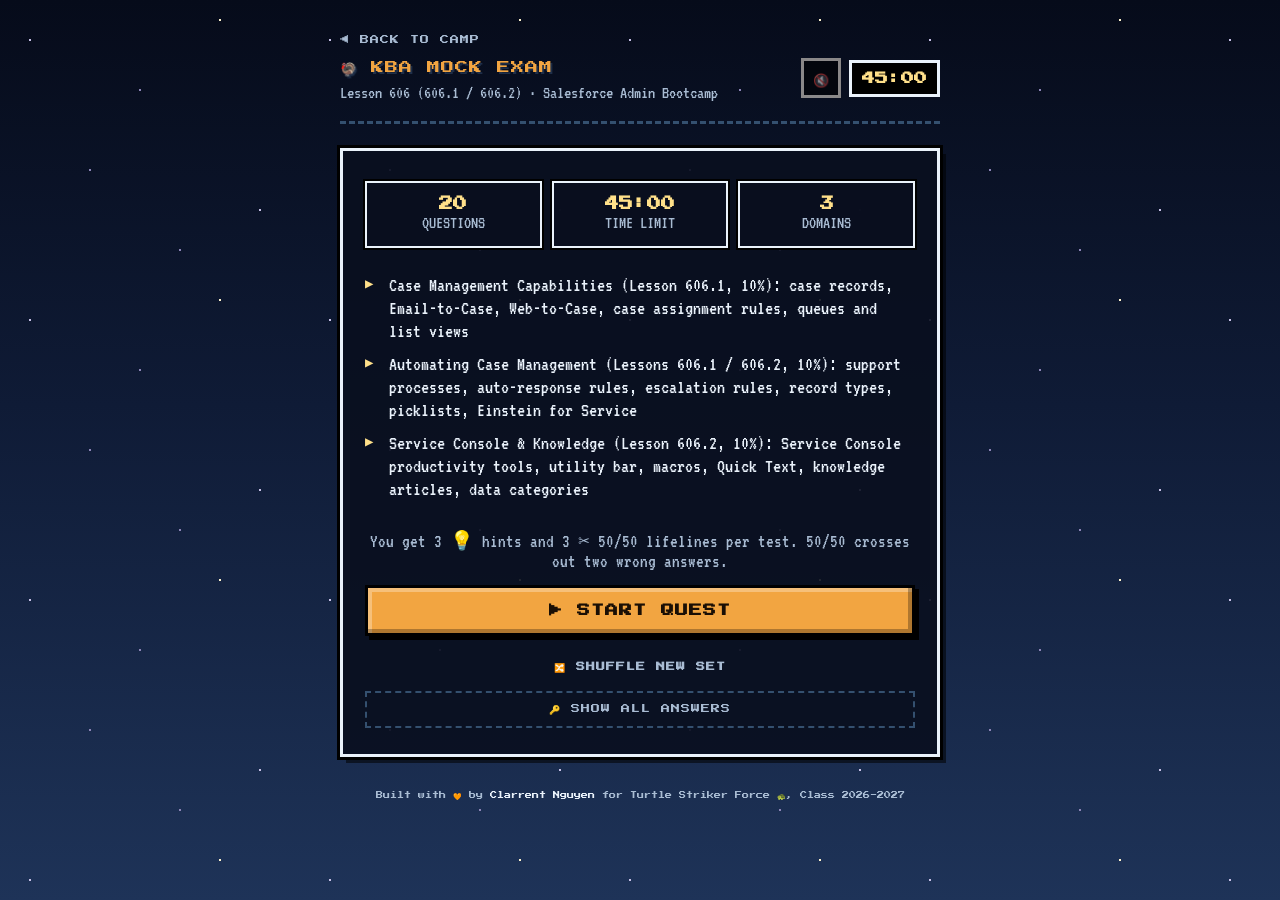
<file: lesson606.html>
<!DOCTYPE html>
<html lang="en">
<head>
<meta charset="UTF-8">
<meta name="viewport" content="width=device-width, initial-scale=1, viewport-fit=cover">
<title>🦃 KBA Lesson 606 Mock Exam</title>
<link rel="preconnect" href="https://fonts.googleapis.com">
<link rel="preconnect" href="https://fonts.gstatic.com" crossorigin>
<link href="https://fonts.googleapis.com/css2?family=Mountains+of+Christmas&family=Manrope:wght@400;500;600;700;800&family=JetBrains+Mono:wght@400;500;700&display=swap" rel="stylesheet">
<style>
  :root {
    --ink: #14201A;
    --ink-soft: #5B6F62;
    --bg: #F5F7EE;
    --panel: #FFFFFF;
    --border: #DCE6D2;
    --accent: #2F8F4E;
    --accent-2: #7CB518;
    --accent-soft: #E8F3E1;
    --good: #2F8F4E;
    --good-bg: #E7F5E9;
    --bad: #C2542A;
    --bad-bg: #FBEDE6;
    --shadow: 0 1px 2px rgba(20,32,26,0.05), 0 8px 24px rgba(20,32,26,0.08);
    --mono: 'JetBrains Mono', 'Courier New', monospace;
    --sans: 'Manrope', -apple-system, 'Segoe UI', sans-serif;
  }
  :root:not([data-theme="light"]) {
    @media (prefers-color-scheme: dark) {
      --ink: #E9F1E6;
      --ink-soft: #93A895;
      --bg: #0E1712;
      --panel: #16211A;
      --border: #253326;
      --accent: #6BC17E;
      --accent-2: #A3D65C;
      --accent-soft: #1C2C1F;
      --good: #6BC17E;
      --good-bg: #17281B;
      --bad: #E08857;
      --bad-bg: #2E1E14;
      --shadow: 0 1px 2px rgba(0,0,0,0.3), 0 12px 32px rgba(0,0,0,0.35);
    }
  }
  :root[data-theme="dark"] {
    --ink: #E9F1E6;
    --ink-soft: #93A895;
    --bg: #0E1712;
    --panel: #16211A;
    --border: #253326;
    --accent: #6BC17E;
    --accent-2: #A3D65C;
    --accent-soft: #1C2C1F;
    --good: #6BC17E;
    --good-bg: #17281B;
    --bad: #E08857;
    --bad-bg: #2E1E14;
    --shadow: 0 1px 2px rgba(0,0,0,0.3), 0 12px 32px rgba(0,0,0,0.35);
  }
  * { box-sizing: border-box; }
  html, body { height: 100%; margin: 0; }
  body {
    background: var(--bg);
    color: var(--ink);
    font-family: var(--sans);
    padding-top: env(safe-area-inset-top, 0px);
    padding-bottom: env(safe-area-inset-bottom, 0px);
    min-height: 100%;
    display: flex;
    justify-content: center;
    -webkit-font-smoothing: antialiased;
  }
  .wrap { width: 100%; max-width: 640px; padding: 28px 20px 40px; position: relative; }
  .top-strip {
    display: flex; align-items: center; justify-content: space-between;
    padding-bottom: 18px; margin-bottom: 24px;
  }
  .brand { font-weight: 800; font-size: 17px; letter-spacing: -0.01em; display: flex; align-items: center; gap: 8px; }
  .brand small { display: block; font-weight: 500; font-size: 12px; color: var(--ink-soft); margin-top: 2px; }
  .clock { font-family: var(--mono); font-size: 20px; font-weight: 700; color: var(--accent); white-space: nowrap; background: var(--accent-soft); padding: 6px 12px; border-radius: 10px; }
  .clock.low { color: var(--bad); background: var(--bad-bg); }

  .card { background: var(--panel); border: 1px solid var(--border); border-radius: 20px; padding: 32px; box-shadow: var(--shadow); }
  h1.hero { font-weight: 800; font-size: 30px; letter-spacing: -0.02em; line-height: 1.2; margin: 0 0 22px; }
  .meta-row { display: grid; grid-template-columns: repeat(3, 1fr); gap: 10px; margin-bottom: 26px; }
  .meta-cell { background: var(--bg); border: 1px solid var(--border); border-radius: 14px; padding: 14px 10px; text-align: center; }
  .meta-cell .num { font-family: var(--mono); font-weight: 700; font-size: 20px; display: block; color: var(--accent); }
  .meta-cell .lbl { font-size: 11px; color: var(--ink-soft); margin-top: 3px; display: block; font-weight: 500; }
  .domains { list-style: none; padding: 0; margin: 0 0 28px; display: flex; flex-direction: column; gap: 10px; }
  .domains li { font-size: 13.5px; color: var(--ink-soft); line-height: 1.5; padding-left: 22px; position: relative; }
  .domains li::before { content: "→"; position: absolute; left: 0; color: var(--accent); font-weight: 700; }
  button { font-family: var(--sans); cursor: pointer; border: none; }
  .btn-primary {
    background: linear-gradient(135deg, var(--accent), var(--accent-2));
    color: #fff; font-weight: 700; font-size: 15px; padding: 15px 26px; border-radius: 14px; width: 100%;
    transition: transform 0.12s ease, box-shadow 0.12s ease; box-shadow: 0 4px 14px rgba(47,143,78,0.28);
  }
  .btn-primary:hover { transform: translateY(-1px); box-shadow: 0 6px 18px rgba(47,143,78,0.36); }
  .btn-primary:focus-visible, .opt:focus-visible, .btn-ghost:focus-visible, .btn-secondary:focus-visible, .btn-next:focus-visible { outline: 2px solid var(--accent); outline-offset: 2px; }
  .btn-ghost { background: none; color: var(--ink-soft); font-size: 13.5px; font-weight: 600; padding: 12px 0; margin-top: 8px; width: 100%; }
  .btn-ghost:hover { color: var(--accent); }

  .progress-track { height: 6px; background: var(--border); margin-bottom: 24px; border-radius: 999px; overflow: hidden; }
  .progress-fill { height: 100%; background: linear-gradient(90deg, var(--accent), var(--accent-2)); transition: width 0.3s ease; border-radius: 999px; }
  .q-meta { font-family: var(--mono); font-size: 11.5px; color: var(--ink-soft); text-transform: uppercase; letter-spacing: 0.06em; margin-bottom: 12px; font-weight: 600; }
  .q-text { font-weight: 700; font-size: 20px; letter-spacing: -0.01em; line-height: 1.4; margin: 0 0 8px; }
  .q-hint { font-family: var(--mono); font-size: 12px; font-weight: 700; color: var(--accent); background: var(--accent-soft); display: inline-block; padding: 4px 10px; border-radius: 999px; margin-bottom: 18px; }
  .helper-row { display: flex; flex-wrap: wrap; gap: 8px; margin-top: 4px; }
  .btn-helper { background: var(--panel); color: var(--ink); border: 1.5px dashed var(--border); padding: 8px 14px; font-size: 13px; font-weight: 700; border-radius: 999px; cursor: pointer; font-family: var(--sans); }
  .btn-helper:hover:not(:disabled) { border-color: var(--accent); color: var(--accent); }
  .btn-helper:disabled { opacity: 0.45; cursor: not-allowed; }
  .btn-helper .left { font-family: var(--mono); font-size: 11px; color: var(--ink-soft); margin-left: 4px; }
  .hint-box { margin-top: 12px; padding: 12px 14px; border-radius: 12px; background: var(--accent-soft); border-left: 4px solid var(--accent-2); font-size: 14px; line-height: 1.5; }
  .hint-box b { color: var(--accent); }
  .opt.removed { opacity: 0.35; text-decoration: line-through; pointer-events: none; }
  .review-tags { display: inline-flex; gap: 6px; margin-left: auto; }
  .review-tag { font-family: var(--mono); font-size: 11px; padding: 2px 8px; border-radius: 999px; background: var(--accent-soft); color: var(--ink-soft); }
  .helper-summary { text-align: center; font-size: 13px; color: var(--ink-soft); margin-top: 6px; }
  .opt-list { display: flex; flex-direction: column; gap: 10px; margin-bottom: 26px; margin-top: 14px; }
  .opt {
    display: flex; align-items: flex-start; gap: 12px; text-align: left;
    background: var(--panel); border: 1.5px solid var(--border);
    padding: 14px 16px; font-size: 14.5px; line-height: 1.5; color: var(--ink); border-radius: 14px;
    transition: border-color 0.12s ease, background 0.12s ease, transform 0.12s ease;
    cursor: pointer; user-select: none; -webkit-user-select: none;
  }
  .opt:hover { border-color: var(--accent); transform: translateY(-1px); }
  .opt .tag {
    font-family: var(--mono); font-weight: 700; font-size: 12px; color: var(--ink-soft); flex-shrink: 0;
    width: 22px; height: 22px; border-radius: 7px; background: var(--bg); display: flex; align-items: center; justify-content: center;
  }
  .opt.selected { border-color: var(--accent); background: var(--accent-soft); }
  .opt.selected .tag { color: #fff; background: var(--accent); }

  .nav-row { display: flex; justify-content: space-between; align-items: center; gap: 12px; }
  .btn-secondary { background: var(--panel); color: var(--ink); border: 1.5px solid var(--border); padding: 12px 20px; font-size: 14px; font-weight: 700; border-radius: 12px; }
  .btn-secondary:hover { border-color: var(--accent); color: var(--accent); }
  .btn-secondary:disabled { opacity: 0.35; cursor: default; }
  .btn-next { background: var(--ink); color: var(--bg); padding: 12px 24px; font-size: 14px; font-weight: 700; border-radius: 12px; }
  .btn-next:hover { opacity: 0.85; }
  .btn-next:disabled { opacity: 0.35; cursor: default; }

  .score-wrap { text-align: center; padding: 6px 0 4px; position: relative; }
  .score-emoji { font-size: 40px; margin-bottom: 6px; line-height: 1; }
  .score-num { font-weight: 800; font-size: 54px; letter-spacing: -0.02em; line-height: 1; margin: 4px 0 6px; }
  .score-pct { font-family: var(--mono); font-size: 14px; color: var(--ink-soft); margin-bottom: 8px; font-weight: 600; }
  .score-verdict { font-size: 15px; color: var(--ink-soft); margin-bottom: 26px; font-weight: 500; }

  .breakdown { text-align: left; margin: 0 0 26px; background: var(--bg); border: 1px solid var(--border); border-radius: 16px; padding: 18px; }
  .breakdown-title { font-family: var(--mono); font-size: 10.5px; text-transform: uppercase; letter-spacing: 0.07em; color: var(--ink-soft); margin-bottom: 14px; font-weight: 700; }
  .bd-row { margin-bottom: 14px; }
  .bd-row:last-child { margin-bottom: 0; }
  .bd-head { display: flex; justify-content: space-between; align-items: baseline; font-size: 13px; margin-bottom: 6px; }
  .bd-head .name { font-weight: 700; }
  .bd-head .frac { font-family: var(--mono); color: var(--ink-soft); font-weight: 600; }
  .bd-tag { font-size: 10px; font-weight: 700; text-transform: uppercase; letter-spacing: 0.04em; padding: 3px 8px; border-radius: 999px; margin-left: 8px; }
  .bd-tag.strong { color: var(--good); background: var(--good-bg); }
  .bd-tag.weak { color: var(--bad); background: var(--bad-bg); }
  .bd-tag.mid { color: var(--accent); background: var(--accent-soft); }
  .bd-bar-track { height: 6px; background: var(--border); border-radius: 999px; overflow: hidden; }
  .bd-bar-fill { height: 100%; border-radius: 999px; }

  .btn-row { display: flex; gap: 10px; margin-bottom: 6px; }
  .btn-row button { flex: 1; }

  .review-list { margin-top: 20px; }
  .review-item { background: var(--panel); border: 1px solid var(--border); border-radius: 16px; padding: 18px; margin-bottom: 12px; }
  .review-head { display: flex; align-items: baseline; gap: 10px; margin-bottom: 10px; flex-wrap: wrap; }
  .review-num { font-family: var(--mono); font-size: 11.5px; color: var(--ink-soft); font-weight: 600; }
  .review-status { font-size: 11.5px; font-weight: 700; text-transform: uppercase; letter-spacing: 0.05em; display: flex; align-items: center; gap: 4px; }
  .review-status.good { color: var(--good); }
  .review-status.bad { color: var(--bad); }
  .review-domain { font-size: 11px; color: var(--ink-soft); margin-left: auto; font-weight: 500; }
  .review-q { font-weight: 700; font-size: 15.5px; margin: 0 0 12px; line-height: 1.4; }
  .review-line { font-size: 13.5px; line-height: 1.6; margin: 4px 0; }
  .review-line .lbl { color: var(--ink-soft); }
  .review-line.your-wrong { color: var(--bad); }
  .review-line.your-right { color: var(--good); }
  .review-note { font-size: 12.5px; color: var(--ink-soft); line-height: 1.5; margin: 4px 0; padding-left: 2px; }
  .review-why { font-size: 13.5px; color: var(--ink-soft); line-height: 1.6; margin-top: 10px; padding-top: 10px; border-top: 1px dashed var(--border); }
  .review-source { font-size: 11.5px; color: var(--accent); margin-top: 10px; font-weight: 700; }

  .credit {
    text-align: center; font-size: 12px; color: var(--ink-soft); margin-top: 32px; opacity: 0.75;
  }
  .credit span { font-weight: 600; }

  #fx-canvas { position: fixed; inset: 0; pointer-events: none; z-index: 999; display: none; }

  .hidden { display: none !important; }

  @media (max-width: 480px) {
    h1.hero { font-size: 25px; }
    .q-text { font-size: 17px; }
    .meta-cell .num { font-size: 17px; }
    .wrap { padding: 20px 14px 36px; }
    .card { padding: 22px; border-radius: 16px; }
    .score-num { font-size: 42px; }
  }

  /* ===== Winter Thanksgiving theme ===== */
  :root {
    --ink: #2A1636;
    --ink-soft: #6E5A78;
    --bg: #FBF3E6;
    --panel: #FFFFFF;
    --border: #EAD9C4;
    --accent: #C2510A;
    --accent-2: #7B3FC4;
    --accent-soft: #FCE7D3;
    --good: #2F8A3E;
    --good-bg: #E6F4E3;
    --bad: #B3261E;
    --bad-bg: #FBE4E1;
    --on-accent: #FFFFFF;
    --glow: rgba(194,81,10,0.30);
    --moon: rgba(255,214,140,0.55);
    --spooky: 'Mountains of Christmas', 'Manrope', cursive;
    --shadow: 0 1px 2px rgba(42,22,54,0.06), 0 8px 24px rgba(42,22,54,0.10);
  }
  :root:not([data-theme="light"]) {
    @media (prefers-color-scheme: dark) {
      --ink: #F5EDE0;
      --ink-soft: #B5A3C4;
      --bg: #120C1A;
      --panel: #1D1428;
      --border: #34264A;
      --accent: #FF8A1F;
      --accent-2: #A86BFF;
      --accent-soft: #2E1E2A;
      --good: #7FDB5A;
      --good-bg: #18291A;
      --bad: #FF6B6B;
      --bad-bg: #3A1620;
      --on-accent: #1A0F05;
      --glow: rgba(255,138,31,0.35);
      --moon: rgba(255,214,140,0.22);
      --shadow: 0 1px 2px rgba(0,0,0,0.4), 0 12px 32px rgba(0,0,0,0.45);
    }
  }
  :root[data-theme="dark"] {
    --ink: #F5EDE0;
    --ink-soft: #B5A3C4;
    --bg: #120C1A;
    --panel: #1D1428;
    --border: #34264A;
    --accent: #FF8A1F;
    --accent-2: #A86BFF;
    --accent-soft: #2E1E2A;
    --good: #7FDB5A;
    --good-bg: #18291A;
    --bad: #FF6B6B;
    --bad-bg: #3A1620;
    --on-accent: #1A0F05;
    --glow: rgba(255,138,31,0.35);
    --moon: rgba(255,214,140,0.22);
    --shadow: 0 1px 2px rgba(0,0,0,0.4), 0 12px 32px rgba(0,0,0,0.45);
  }
  body {
    background:
      radial-gradient(circle at 88% 6%, var(--moon) 0, transparent 160px),
      radial-gradient(ellipse at 50% 110%, var(--glow) 0, transparent 60%),
      var(--bg);
    background-attachment: fixed;
  }
  .btn-primary { color: var(--on-accent) !important; box-shadow: 0 4px 14px var(--glow) !important; }
  .btn-primary:hover { box-shadow: 0 6px 18px var(--glow) !important; }
  .opt.selected .tag { color: var(--on-accent) !important; }
  h1, .brand, .score-num { font-family: var(--spooky); font-weight: 400; letter-spacing: 0.03em; }
  h1 { font-size: 34px; color: var(--accent); }
  .brand { font-size: 21px; color: var(--accent); white-space: nowrap; }
  .brand small { white-space: normal; }
  .brand small { font-family: var(--sans); letter-spacing: 0; }
  .score-num { color: var(--accent); }
  .wrap { position: relative; z-index: 1; }
  .bats { position: fixed; inset: 0; pointer-events: none; z-index: 0; overflow: hidden; }
  .bats span { position: absolute; font-size: 22px; opacity: 0.55; animation: flap 14s ease-in-out infinite; }
  .bats span:nth-child(1) { top: 8%; left: 6%; animation-duration: 16s; }
  .bats span:nth-child(2) { top: 18%; left: 78%; font-size: 16px; animation-delay: -4s; }
  .bats span:nth-child(3) { top: 62%; left: 4%; font-size: 18px; animation-delay: -8s; }
  .bats span:nth-child(4) { top: 82%; left: 86%; animation-duration: 18s; animation-delay: -2s; }
  .bats span:nth-child(5) { top: 40%; left: 92%; font-size: 14px; animation-delay: -11s; }
  @keyframes flap {
    0%, 100% { transform: translate(0, 0) rotate(-6deg); }
    50% { transform: translate(18px, -22px) rotate(6deg); }
  }
  @media (prefers-reduced-motion: reduce) { .bats span { animation: none; } }
</style>
<link href="https://fonts.googleapis.com/css2?family=Press+Start+2P&family=VT323&display=swap" rel="stylesheet">
<link rel="stylesheet" href="retro.css?v=11">
</head>
<body>
<div class="bats" aria-hidden="true"><span>❄️</span><span>❄️</span><span>🍂</span><span>❄️</span><span>⛄</span></div>
<canvas id="fx-canvas"></canvas>
<div class="wrap">

  <div class="top-strip">
    <div class="brand">🦃 KBA Mock Exam<small>Lesson 606 (606.1 / 606.2) &middot; Salesforce Admin Bootcamp</small></div>
    <div class="clock" id="clock">45:00</div>
  </div>

  <div id="screen-start" class="card">
    <div class="meta-row" style="margin-top: 4px;">
      <div class="meta-cell"><span class="num">20</span><span class="lbl">Questions</span></div>
      <div class="meta-cell"><span class="num">45:00</span><span class="lbl">Time limit</span></div>
      <div class="meta-cell"><span class="num">3</span><span class="lbl">Domains</span></div>
    </div>

    <ul class="domains">
      <li>Case Management Capabilities (Lesson 606.1, 10%): case records, Email-to-Case, Web-to-Case, case assignment rules, queues and list views</li>
      <li>Automating Case Management (Lessons 606.1 / 606.2, 10%): support processes, auto-response rules, escalation rules, record types, picklists, Einstein for Service</li>
      <li>Service Console &amp; Knowledge (Lesson 606.2, 10%): Service Console productivity tools, utility bar, macros, Quick Text, knowledge articles, data categories</li>
    </ul>

    <p class="helper-summary" style="margin:0 0 14px;">You get 3 💡 hints and 3 ✂️ 50/50 lifelines per test. 50/50 crosses out two wrong answers.</p>
    <button class="btn-primary" id="btn-start">▶ START QUEST</button>
    <button class="btn-ghost" id="btn-reshuffle">🔀 SHUFFLE NEW SET</button>
  </div>

  <div id="screen-quiz" class="hidden">
    <div class="progress-track"><div class="progress-fill" id="progress-fill"></div></div>
    <div class="q-meta" id="q-meta">Question 1 of 20 &middot; Case Management Capabilities (606.1)</div>
    <h2 class="q-text" id="q-text"></h2>
    <div class="q-hint hidden" id="q-hint"></div>
    <div class="helper-row">
      <button class="btn-helper" id="btn-hint" type="button">💡 Hint<span class="left" id="hint-left">3 left</span></button>
      <button class="btn-helper" id="btn-fifty" type="button">✂️ 50/50<span class="left" id="fifty-left">3 left</span></button>
    </div>
    <div class="hint-box hidden" id="hint-box"></div>
    <div class="opt-list" id="opt-list"></div>
    <div class="nav-row">
      <button class="btn-secondary" id="btn-prev">◀ BACK</button>
      <button class="btn-next" id="btn-next" disabled>NEXT ▶</button>
    </div>
  </div>

  <div id="screen-results" class="hidden">
    <div class="card score-wrap">
      <div class="score-emoji" id="score-emoji">🦃</div>
      <div class="q-meta" style="text-align:center;">RESULTS</div>
      <div class="score-num" id="score-num">0 / 20</div>
      <div class="score-pct" id="score-pct">0%</div>
      <div class="score-verdict" id="score-verdict"></div>
      <div class="helper-summary" id="helper-summary"></div>

      <div class="breakdown" id="breakdown">
        <div class="breakdown-title">📊 By domain</div>
        <div id="breakdown-rows"></div>
      </div>

      <div class="btn-row">
        <button class="btn-secondary" id="btn-review">📖 REVIEW</button>
        <button class="btn-next" id="btn-retake">🔁 CONTINUE? RETAKE</button>
      </div>
    </div>
    <div id="review-list" class="review-list"></div>
  </div>

  <div class="credit">Built with 🧡 by <span>Clarrent Nguyen</span> for Turtle Striker Force 🐢, Class 2026-2027</div>

</div>

<script>
(function() {
  const CASE = "Case Management Capabilities (606.1)";
  const AUTO = "Automating Case Management (606.1 / 606.2)";
  const SVC = "Service Console & Knowledge (606.2)";

  const BANK = [

    { domain: CASE, source: "Lesson 606.1, Email-to-Case",
      q: "What does Email-to-Case do?",
      hint: "It starts from an inbound email, not a form.",
      opts: ["Converts received emails into Cases", "Sends marketing emails to Contacts", "Creates Accounts from Leads", "Sends auto-responses only"],
      notes: ["Correct, each received email becomes a Case with the email attached.", "Marketing emails are not part of Email-to-Case.", "Leads and Accounts are not created this way.", "Auto-responses are a separate rule, not the feature itself."],
      correct: 0,
      why: "Email-to-Case converts received emails into Cases, attaches the original email, and can auto-fill fields from its content." },

    { domain: CASE, source: "Lesson 606.1, Email-to-Case",
      q: "How does Email-to-Case link an incoming email to an existing record?",
      hint: "Think about who sent the email.",
      opts: ["It matches the sender's email address to a Contact", "It matches the subject line to an Account name", "It needs the Case number typed in the body", "It matches the email to a Queue name"],
      notes: ["Correct, the sender's address is matched to a Contact record.", "The subject line is not used to match an Account.", "A typed Case number is not required.", "Queues do not receive matches from email addresses."],
      correct: 0,
      why: "Email-to-Case uses the sender's email to match a Contact, so the new Case is linked to the right customer." },

    { domain: CASE, source: "Lesson 606.1, Email-to-Case",
      q: "Which two actions can an incoming Email-to-Case trigger? Select 2.",
      hint: "Both are rules you already studied for Cases.",
      type: "multi",
      opts: ["Assignment rule", "Auto-response rule", "Lead conversion", "Opportunity stage change"],
      notes: ["Correct, the new Case can be assigned to a User or Queue.", "Correct, an auto-response can reply to the customer.", "Lead conversion is unrelated to Cases.", "Opportunity stages are not part of Email-to-Case."],
      correct: [0, 1],
      why: "Email-to-Case can trigger an assignment rule and an auto-response rule when a Case is created." },

    { domain: CASE, source: "Lesson 606.1, Web-to-Case",
      q: "What does Web-to-Case do?",
      hint: "It starts from a form on the company website.",
      opts: ["Captures information from a website form and creates a Case automatically", "Converts emails into Leads", "Sends Chatter posts to agents", "Creates Queues from a list of users"],
      notes: ["Correct, the form data becomes a Case with no manual entry.", "Leads come from different features, not Web-to-Case.", "Chatter is not part of Web-to-Case.", "Queues are created in Setup, not by Web-to-Case."],
      correct: 0,
      why: "Web-to-Case captures contact details, the problem, and product information from a customer-facing form and creates the Case automatically." },

    { domain: CASE, source: "Lesson 606.1, Web-to-Case",
      q: "What is the daily limit for Web-to-Case submissions?",
      hint: "It is a thousands-sized number.",
      opts: ["1,000", "5,000", "10,000", "Unlimited"],
      notes: ["Too low for the limit shown in the lesson.", "Correct, 5,000 submissions per day.", "Too high for the limit shown in the lesson.", "Web-to-Case has a daily cap."],
      correct: 1,
      why: "Web-to-Case has a daily limit of 5,000 submissions." },

    { domain: CASE, source: "Lesson 606.1, Web-to-Case",
      q: "Which Setup tool generates the HTML for a Web-to-Case form on your website?",
      hint: "The name says what it generates.",
      opts: ["Web-to-Case HTML Generator", "Email Template", "Quick Text", "Escalation Rules"],
      notes: ["Correct, the HTML Generator builds the form code.", "Email templates are used for replies, not form code.", "Quick Text is a text snippet tool.", "Escalation Rules reassign or escalate Cases."],
      correct: 0,
      why: "The Web-to-Case HTML Generator lets you choose fields and copy the generated HTML onto your website." },

    { domain: CASE, source: "Lesson 606.1, Case Assignment Rules",
      q: "What does a Case Assignment Rule do?",
      hint: "It decides who owns the Case.",
      opts: ["Assigns Case ownership to a User or Queue based on criteria", "Sends an email reply to the customer", "Escalates Cases after a set time", "Creates a list view for a queue"],
      notes: ["Correct, ownership goes to a User or Queue that matches the criteria.", "Replies are handled by auto-response rules.", "Escalation is handled by escalation rules.", "List views are created with queues, not by assignment rules."],
      correct: 0,
      why: "A Case Assignment Rule sets the owner of a Case, a User or a Queue, based on the criteria you define." },

    { domain: CASE, source: "Lesson 606.1, Case Assignment Rules",
      q: "When does a Case Assignment Rule run?",
      hint: "Look for the event that starts it.",
      opts: ["Only when a record is created", "Every time the Case status changes", "Only when the Case is closed", "Every hour on a schedule"],
      notes: ["Correct, assignment runs when the Case is created.", "Status changes do not trigger assignment.", "Closing a Case does not trigger assignment.", "Assignment rules are not scheduled."],
      correct: 0,
      why: "Case assignment rules are triggered when a Case record is created." },

    { domain: CASE, source: "Lesson 606.1, Case Assignment Rules",
      q: "Which two statements about Case Assignment Rules are true? Select 2.",
      hint: "Think about how many can be active at once.",
      type: "multi",
      opts: ["Only one can be active in an org", "Can assign based on criteria", "Can only assign to Users, not Queues", "Several can be active at the same time"],
      notes: ["Correct, only one Case Assignment Rule can be active at a time.", "Correct, the entries use criteria to choose the owner.", "False, assignment can go to a User or a Queue.", "False, only one rule can be active, though it can hold many rule entries."],
      correct: [0, 1],
      why: "Only one Case Assignment Rule can be active, but that rule can include multiple rule entries that use criteria." },

    { domain: CASE, source: "Lesson 606.1, Queues",
      q: "What is the purpose of a queue in case management?",
      hint: "A queue is a holding place.",
      opts: ["To store unassigned cases until a user takes ownership", "To send email alerts", "To let several users edit the same record at once", "To escalate high-priority cases"],
      notes: ["Correct, cases wait in the queue until someone accepts or is assigned them.", "Email alerts come from escalation or workflow rules.", "Queues do not allow simultaneous edits.", "Escalation is handled by escalation rules."],
      correct: 0,
      why: "A queue is a temporary holding place for Leads or Cases that are not yet assigned to a User." },

    { domain: CASE, source: "Lesson 606.1, Queues",
      q: "What is automatically created when you create a queue?",
      hint: "It is a view of the queue's records.",
      opts: ["A list view for that queue", "A new Profile", "A Case Assignment Rule", "A Public Group"],
      notes: ["Correct, a list view is created with each new queue.", "Profiles are not created with queues.", "Assignment rules are separate and must be created.", "Public groups are created separately."],
      correct: 0,
      why: "When a queue is created, a list view for that queue is created automatically." },

    { domain: CASE, source: "Lesson 606.1, Queues",
      q: "Which objects can a queue hold records for?",
      hint: "The lesson's queue examples use Cases and Leads.",
      opts: ["Cases and Leads", "Accounts only", "Contacts and Opportunities", "Reports and Dashboards"],
      notes: ["Correct, queues support Cases and Leads.", "Accounts are not queue-supported records in this lesson.", "Contacts and Opportunities are not queue objects here.", "Reports and Dashboards are not records a queue holds."],
      correct: 0,
      why: "Queues hold Cases and Leads until a User accepts them or they are assigned." },

    { domain: CASE, source: "Lesson 606.1, Queues and Assignment Rules",
      q: "Support reps on a team work off a shared list of emails as they arrive. Which tool fits?",
      hint: "Shared work that waits for someone to take it.",
      opts: ["Queues", "Escalation Rules", "Auto-response Rules", "Macros"],
      notes: ["Correct, a queue holds the shared list until a rep accepts it.", "Escalation Rules reassign aged Cases.", "Auto-response Rules send replies, not work lists.", "Macros automate repetitive steps."],
      correct: 0,
      why: "Queues let a team share unassigned work until a rep takes it." },

    { domain: CASE, source: "Lesson 606.1, Queues and Assignment Rules",
      q: "Some reps work on product installation and others on product performance. Which tool routes each case to the right rep?",
      hint: "Routing by product skill is about criteria.",
      opts: ["Assignment Rules", "Auto-response Rules", "Macros", "Knowledge Articles"],
      notes: ["Correct, assignment rules route Cases by criteria such as product.", "Auto-response Rules send replies, not routing.", "Macros do not route Cases.", "Knowledge Articles hold answers, not routing."],
      correct: 0,
      why: "Assignment Rules route Cases to reps with the right skills, based on criteria like product." },

    { domain: AUTO, source: "Lesson 606.1, Auto-Response Rules",
      q: "Which feature automatically replies to a customer who submits a case by email or web form?",
      hint: "The reply is automatic, not manual.",
      opts: ["Escalation Rules", "Workflow Rules", "Auto-response Rules", "Approval Process"],
      notes: ["Escalation Rules reassign and escalate aged Cases.", "Workflow Rules run actions on record changes, not form replies.", "Correct, auto-response rules send the automatic reply.", "Approval Processes route records for approval."],
      correct: 2,
      why: "Auto-response rules send an automatic reply to the customer when a Case arrives by Web-to-Case or Email-to-Case." },

    { domain: AUTO, source: "Lesson 606.1, Auto-Response Rules",
      q: "How many active auto-response rules can a Salesforce org have for Cases?",
      hint: "Only one is active at a time.",
      opts: ["Unlimited", "One per user", "One", "Two"],
      notes: ["Not allowed in an org.", "Rules are not counted per user.", "Correct, only one active auto-response rule is allowed, but it can hold several rule entries.", "Only one is allowed."],
      correct: 2,
      why: "Only one auto-response rule can be active, but it can contain multiple rule entries." },

    { domain: AUTO, source: "Lesson 606.1, Auto-Response Rules",
      q: "What can trigger auto-response rules for Cases? Select 2.",
      hint: "Automatic replies start from the two channels that create Cases from outside.",
      type: "multi",
      opts: ["Case created via Web-to-Case", "Case created manually by an agent", "Case created via Email-to-Case", "Case created via Chatter"],
      notes: ["Correct, Web-to-Case triggers auto-responses.", "A manual Case does not trigger them.", "Correct, Email-to-Case triggers auto-responses.", "Chatter does not trigger them in this lesson."],
      correct: [0, 2],
      why: "Auto-response rules are triggered by Web-to-Case submissions and Email-to-Case communications." },

    { domain: AUTO, source: "Lesson 606.1, Auto-Response Rules",
      q: "What should exist before you create an auto-response rule?",
      hint: "The rule needs something to send.",
      opts: ["An email template", "An escalation rule", "A queue of 100 users", "A Macro"],
      notes: ["Correct, email templates should be created first.", "Escalation rules are a separate feature.", "Queues do not need a set user count.", "Macros are not needed to create auto-responses."],
      correct: 0,
      why: "Email templates should be created before you create auto-response rules, because the rule sends one of them." },

    { domain: AUTO, source: "Lesson 606.1, Auto-Response Rules and Assignment",
      q: "A customer submits a case through a web form. You want Salesforce to reply to the customer and assign the case. What tools should you use?",
      hint: "One tool replies, one tool assigns.",
      opts: ["Escalation Rules and Flows", "Auto-response Rule and Assignment Rule", "Process Builder and Approval Process", "Web-to-Case and Support Process"],
      notes: ["Escalation Rules handle aged Cases, not the first reply.", "Correct, the auto-response replies and the assignment rule sets the owner.", "Approval Processes are not needed here.", "Web-to-Case creates the Case, but does not reply or assign it."],
      correct: 1,
      why: "The auto-response rule sends the reply, and the assignment rule sets the owner when the Case is created." },

    { domain: AUTO, source: "Lesson 606.1, Web-to-Case Scenario",
      q: "Lauren's Customer Service team wants a form on the website that creates a Case in Salesforce when a customer submits it. What should she implement?",
      hint: "The feature starts from the website form.",
      opts: ["Auto-response Rule", "Case Assignment Rule", "Web-to-Case Form", "Digital Channel"],
      notes: ["An auto-response replies but does not create the Case.", "An assignment rule assigns an existing Case.", "Correct, Web-to-Case creates Cases from website forms.", "Digital channels are a broader feature than this need."],
      correct: 2,
      why: "A Web-to-Case form captures the customer's information from the website and creates a Case automatically." },

    { domain: AUTO, source: "Lesson 606.1, Auto-Response Rules",
      q: "The admin is getting calls about whether web-to-case inquiries were received, and reps get repeated submissions. What should the admin configure?",
      hint: "The customer needs a confirmation that the inquiry arrived.",
      opts: ["Assignment Rules", "Auto-response rules", "Queues", "Omni-channel"],
      notes: ["Assignment rules route Cases but do not confirm receipt.", "Correct, an auto-response tells the customer the submission was received.", "Queues hold work but do not confirm receipt.", "Omni-channel routes work, not confirmations."],
      correct: 1,
      why: "An auto-response confirms the submission was received, which answers the calls and reduces repeat submissions." },

    { domain: AUTO, source: "Lesson 606.1, Escalation Rules",
      q: "What does an Escalation Rule do?",
      hint: "It acts on Cases that have been open too long.",
      opts: ["Reassigns and escalates a Case based on its age and criteria", "Sends a marketing campaign", "Creates a Contact for each email", "Locks the Case record"],
      notes: ["Correct, escalation reassigns a Case when its age and criteria match.", "Marketing campaigns are not Escalation Rules.", "Contacts are created by Email-to-Case, not escalation.", "Records are not locked by escalation."],
      correct: 0,
      why: "An Escalation Rule reassigns and escalates a Case based on how old it is and the criteria you set." },

    { domain: AUTO, source: "Lesson 606.1, Escalation Rules",
      q: "Customers cannot wait more than 5 hours for their issues to be solved. Which tool escalates Cases that are still open after that time?",
      hint: "The tool works on the age of the Case.",
      opts: ["Escalation Rules", "Auto-response Rules", "Queues", "Macros"],
      notes: ["Correct, escalation rules act on Cases by age.", "Auto-responses reply on creation, not on age.", "Queues hold work but do not escalate it.", "Macros do not escalate Cases."],
      correct: 0,
      why: "Escalation Rules check the age of open Cases and act when a time limit like 5 hours is reached." },

    { domain: AUTO, source: "Lesson 606.1, Escalation Rules",
      q: "Which object can an Escalation Rule act on?",
      hint: "It is the same object as the case itself.",
      opts: ["Cases only", "Leads only", "Accounts only", "All objects"],
      notes: ["Correct, escalation rules are only for Cases.", "Leads are not escalated by this rule.", "Accounts are not escalated by this rule.", "Escalation is limited to Cases."],
      correct: 0,
      why: "Escalation Rules are only available for Cases." },

    { domain: AUTO, source: "Lesson 606.1, Escalation Rules",
      q: "When creating an Escalation Rule, auto-reassignment of Cases can be assigned to which two options? Select 2.",
      hint: "Escalated Cases go to someone who can work them.",
      type: "multi",
      opts: ["Users", "Roles", "Public Groups", "Queues"],
      notes: ["Correct, a Case can be reassigned to a User.", "Roles are not an escalation destination.", "Public Groups are not an escalation destination.", "Correct, a Case can be reassigned to a Queue."],
      correct: [0, 3],
      why: "An escalation can reassign a Case to a User or to a Queue." },

    { domain: AUTO, source: "Lesson 606.1, Support Processes",
      q: "What is a support process?",
      hint: "It is about steps for resolving a specific kind of issue.",
      opts: ["The steps to resolve a specific support issue, depending on the product, service, or inquiry", "A list of users who can view a Case", "A type of email template", "The format for a Case number"],
      notes: ["Correct, a support process holds the steps for a specific issue.", "User visibility is set with sharing, not support processes.", "Email templates are a separate feature.", "Case numbers are set separately."],
      correct: 0,
      why: "A support process contains the steps to resolve a specific issue, depending on the product, service, or customer inquiry." },

    { domain: AUTO, source: "Lesson 606.1, Support Processes",
      q: "What does a support process control?",
      hint: "It is built on a field on the Case.",
      opts: ["The status values available on a case", "The list of users who can view a case", "The record type assigned to a case", "The priority level of a case"],
      notes: ["Correct, the support process controls the status values through the status field.", "Visibility is controlled elsewhere.", "A record type is assigned to a support process, but the process does not control it.", "Priority is a separate field."],
      correct: 0,
      why: "A support process is built on the Case status field, so it controls which status values are available." },

    { domain: AUTO, source: "Lesson 606.1, Support Processes",
      q: "Which two are key skills or tools for implementing a custom support process? Select 2.",
      hint: "Think about the object setup items you use for stages and record types.",
      type: "multi",
      opts: ["Record types", "Email signatures", "Picklist management", "Quick Text"],
      notes: ["Correct, each support process is assigned a record type.", "Email signatures are not part of support process setup.", "Correct, picklist management controls the stage values.", "Quick Text is a service productivity tool, not a support process tool."],
      correct: [0, 2],
      why: "Key tools for a support process include record types and picklist management, along with user management, public groups, queues, and escalation rules." },

    { domain: AUTO, source: "Lesson 606.1, Knowledge Check",
      q: "A Salesforce Administrator is implementing Service Cloud for hardware and software support processes. Which three should they implement so the right agents see the right Cases? Select 3.",
      hint: "One item connects to the support process, one holds the work, and one routes it.",
      type: "multi",
      opts: ["Record Types", "Auto-response Rules", "Queues", "Escalation Rules", "Assignment Rules"],
      notes: ["Correct, each support process is tied to a record type.", "Auto-responses reply to customers, not agents.", "Correct, queues hold the cases for each team.", "Escalation Rules handle aged Cases, not access.", "Correct, assignment rules route Cases to the right agents."],
      correct: [0, 2, 4],
      why: "Record types connect each support process, queues hold work for each team, and assignment rules route Cases to agents trained for them." },

    { domain: SVC, source: "Lesson 606.2, Salesforce Knowledge",
      q: "What is a primary benefit of using Salesforce Knowledge in a support organization?",
      hint: "Think about what agents and customers need from answers.",
      opts: ["Tracks employee performance", "Reduces email spam", "Enables faster, consistent answers to common questions", "Sends automated marketing emails"],
      notes: ["Performance tracking is a different feature.", "Spam is handled by email tools.", "Correct, Knowledge gives agents and customers consistent answers quickly.", "Marketing emails are not Knowledge."],
      correct: 2,
      why: "Salesforce Knowledge gives faster, consistent answers, so customers find answers on their own and new agents get the information they need." },

    { domain: SVC, source: "Lesson 606.2, Knowledge Base",
      q: "Where can Salesforce Knowledge articles be made visible?",
      hint: "Knowledge can be shared beyond the internal team.",
      opts: ["Only to internal users", "Only to customers via email", "To internal users, partners, and customers", "Only in Salesforce reports"],
      notes: ["Internal users are one audience, not the only one.", "Email is not the only channel.", "Correct, articles can be visible to internal users, partners, and customers.", "Articles are not limited to reports."],
      correct: 2,
      why: "Knowledge can be made visible to internal users, partners, and customers, through customer-facing pages or portals." },

    { domain: SVC, source: "Lesson 606.2, Creating a Knowledge Article",
      q: "What is the correct lifecycle order for a Knowledge article?",
      hint: "You write it, check it, release it, then retire it.",
      opts: ["Draft, review, publish, archive", "Publish, draft, archive, review", "Draft, publish, review, archive", "Archive, draft, review, publish"],
      notes: ["Correct, the cycle is draft, review, publish, then archive.", "Publishing comes after review, not before.", "Review has to come before publish.", "Archive is the last step, not the first."],
      correct: 0,
      why: "A Knowledge article moves through draft, review, publish, and archive." },

    { domain: SVC, source: "Lesson 606.2, Creating a Knowledge Article",
      q: "What happens when an edit is made to a Knowledge article?",
      hint: "Versions are kept so you can go back.",
      opts: ["A new version is created", "The original is deleted", "It is automatically published to customers", "Nothing; edits are not tracked"],
      notes: ["Correct, each edit creates a new version.", "The original is kept as a version.", "Edits do not publish automatically.", "Edits are tracked as versions."],
      correct: 0,
      why: "When an edit is made to an article, a new version is created, and you can revert to an older version if needed." },

    { domain: SVC, source: "Lesson 606.2, Data Categories",
      q: "What do data categories let you do?",
      hint: "They organize articles.",
      opts: ["Organize and filter articles and control visibility by user role", "Assign Cases to users", "Send auto-response emails", "Track call durations"],
      notes: ["Correct, categories organize articles and control who sees them.", "Case assignment is done with assignment rules.", "Auto-responses are separate rules.", "Call tracking is not a data category feature."],
      correct: 0,
      why: "Data categories organize and filter articles by topic, product, or region, and control visibility based on user roles." },

    { domain: SVC, source: "Lesson 606.2, Data Categories",
      q: "Which two statements about data categories are true? Select 2.",
      hint: "Look for what an article can hold and what the categories control.",
      type: "multi",
      opts: ["An article can have multiple categories", "An article can only have one category", "Categories control article visibility by user role", "Categories send emails to customers"],
      notes: ["Correct, you can assign multiple categories per article.", "Articles can have more than one category.", "Correct, visibility is controlled by user roles.", "Categories do not send emails."],
      correct: [0, 2],
      why: "An article can be assigned multiple categories, and those categories help control which user roles can see it." },

    { domain: SVC, source: "Lesson 606.2, Service Console",
      q: "What does the Service Console provide?",
      hint: "It is a unified workspace for support agents.",
      opts: ["A unified interface for support agents with tab-based navigation", "A marketing campaign builder", "A sales forecasting tool", "A dashboard builder for executives"],
      notes: ["Correct, agents access Cases, Knowledge, CTI, email, and chat in one place.", "Campaigns are a marketing feature.", "Forecasting is a sales feature.", "Dashboards are built with reports, not the console."],
      correct: 0,
      why: "The Service Console gives support agents one interface to access Cases, Knowledge, CTI, emails, and live chat, with tab-based navigation for multitasking." },

    { domain: SVC, source: "Lesson 606.2, Service Console",
      q: "What is the purpose of utility bar components in the Console?",
      hint: "They sit at the bottom of the console.",
      opts: ["Manage dashboards", "Control user logins", "Provide quick access to tools like Macros, History, or Notes", "Assign tasks to leads"],
      notes: ["Dashboards are managed elsewhere.", "Logins are managed in Setup.", "Correct, the utility bar gives quick access to tools like Macros, History, and Notes.", "Task assignment is not a utility bar function."],
      correct: 2,
      why: "Utility bar components provide quick access to productivity tools such as Macros, History, and Notes." },

    { domain: SVC, source: "Lesson 606.2, Macros",
      q: "What are Macros used for?",
      hint: "They do several steps at once.",
      opts: ["Completing repetitive tasks, such as sending an email or updating a Case status", "Assigning Users to Profiles", "Building dashboards", "Creating Permission Sets"],
      notes: ["Correct, a Macro runs several steps at once.", "Profiles are set in Setup, not Macros.", "Dashboards are built with reports.", "Permission Sets are a separate setup item."],
      correct: 0,
      why: "Macros complete repetitive tasks such as sending an email, selecting a template, or updating a Case status, in one step." },

    { domain: SVC, source: "Lesson 606.2, Macros",
      q: "Which of the following is NOT a supported Macro action?",
      hint: "Look for the action that removes data.",
      opts: ["Send an email", "Update case status", "Add case comment", "Delete a record"],
      notes: ["Email is a supported Macro action.", "Updating Case status is a supported Macro action.", "Adding a Case comment is a supported Macro action.", "Correct, Macros do not delete records."],
      correct: 3,
      why: "Macros can send emails, update Case status, and add comments, but they cannot delete a record." },

    { domain: SVC, source: "Lesson 606.2, Macros",
      q: "Who can create Macros?",
      hint: "Admins control this, and the permission should be given sparingly.",
      opts: ["A Salesforce Admin, or end users if they are given permission", "Only Salesforce Support", "Only customers", "Any user, with no setup"],
      notes: ["Correct, admins create Macros or grant permission to end users.", "Salesforce Support does not create your Macros.", "Customers do not create Macros.", "Permission must be given first."],
      correct: 0,
      why: "A Salesforce Admin can create Macros for end users, or give end users permission to create their own, which should be given out sparingly." },

    { domain: SVC, source: "Lesson 606.2, Quick Text",
      q: "What are Quick Text messages?",
      hint: "They save time when the same message is sent often.",
      opts: ["Reusable, pre-written text snippets an agent can insert into a chat or email", "Automatic emails sent when a Case closes", "Scheduled reports sent to managers", "Text messages sent to Leads by SMS"],
      notes: ["Correct, Quick Text stores reusable snippets for agents.", "Closing-related emails are not Quick Text.", "Reports are not Quick Text.", "Quick Text is not an SMS campaign feature."],
      correct: 0,
      why: "Quick Text messages are reusable snippets that agents insert into chats and emails to answer common questions quickly." },

    { domain: SVC, source: "Lesson 606.2, Einstein for Service",
      q: "What does Einstein Work Summaries do?",
      hint: "It helps agents close cases quickly.",
      opts: ["Drafts a summary with key details such as reasons and outcomes to help agents close cases quickly", "Translates Case emails into another language", "Creates Accounts automatically from a chat", "Escalates Cases after 5 hours"],
      notes: ["Correct, Work Summaries draft the summary with the reason and outcome.", "Translation is not Work Summaries.", "Accounts are not created by Work Summaries.", "Escalation is handled by escalation rules."],
      correct: 0,
      why: "Einstein Work Summaries draft a summary of key details, like reasons and outcomes, so agents can close conversations faster." },

    { domain: SVC, source: "Lesson 606.2, Einstein for Service",
      q: "How do Einstein Reply Recommendations work?",
      hint: "They learn from past chat conversations.",
      opts: ["They learn from past chat transcripts and suggest replies that an admin can select, edit, and publish", "They send automatic replies to all Cases", "They create Knowledge articles from email attachments", "They reassign Cases to queues"],
      notes: ["Correct, the model learns from transcripts and admins publish replies.", "Auto-response rules send replies, not Einstein.", "Articles are not created from attachments.", "Queues are assigned by routing rules."],
      correct: 0,
      why: "Einstein Reply Recommendations are trained on past chat transcripts. An admin selects, edits, and publishes the replies that agents can use in real time." },

    { domain: SVC, source: "Lesson 606.2, Einstein for Service",
      q: "Einstein Reply Recommendations are used in which service channel?",
      hint: "The lesson's example is a live conversation.",
      opts: ["Chat service channel", "Phone only", "Social media only", "Field service"],
      notes: ["Correct, the model learns from common chat responses.", "Phone calls are not the training source here.", "Social media is not the example used.", "Field service is a separate feature."],
      correct: 0,
      why: "Einstein Reply Recommendations identify common responses to customer inquiries in the Chat service channel." },

    { domain: SVC, source: "Lesson 606.2, Einstein for Service",
      q: "Einstein for Service is an example of which kind of feature?",
      hint: "It saves agents time by drafting content.",
      opts: ["Generative AI features for service", "A reporting tool", "An email deliverability tool", "A Lightning page type"],
      notes: ["Correct, Einstein for Service adds generative AI to service work.", "Reports are a separate feature.", "Email deliverability is not Einstein for Service.", "Lightning pages are a different setup item."],
      correct: 0,
      why: "Einstein for Service adds generative AI features such as Work Summaries and Reply Recommendations to help agents." }
  ];

  const TOTAL_Q = 20;
  const TIME_LIMIT = 45 * 60;

  let questions = [];
  let current = 0;
  let answers = [];
  let timer = null;
  let secondsLeft = TIME_LIMIT;
  const MAX_HINTS = 3;
  const MAX_FIFTY = 3;
  let hintsLeft = MAX_HINTS;
  let fiftyLeft = MAX_FIFTY;

  const screenStart = document.getElementById('screen-start');
  const screenQuiz = document.getElementById('screen-quiz');
  const screenResults = document.getElementById('screen-results');
  const clockEl = document.getElementById('clock');
  const qMeta = document.getElementById('q-meta');
  const qText = document.getElementById('q-text');
  const optList = document.getElementById('opt-list');
  const progressFill = document.getElementById('progress-fill');
  const btnPrev = document.getElementById('btn-prev');
  const btnNext = document.getElementById('btn-next');

  function shuffle(arr) {
    const a = arr.slice();
    for (let i = a.length - 1; i > 0; i--) {
      const j = Math.floor(Math.random() * (i + 1));
      [a[i], a[j]] = [a[j], a[i]];
    }
    return a;
  }

  function buildQuestionSet() {
    const picked = shuffle(BANK).slice(0, TOTAL_Q);
    questions = picked.map(orig => {
      const order = shuffle(orig.opts.map((_, i) => i));
      const isMulti = orig.type === 'multi';
      return {
        domain: orig.domain,
        source: orig.source,
        q: orig.q,
        why: orig.why,
        hint: orig.hint || "",
        multi: isMulti,
        selectCount: isMulti ? orig.correct.length : 1,
        displayOpts: order.map(i => orig.opts[i]),
        displayNotes: order.map(i => (orig.notes && orig.notes[i]) ? orig.notes[i] : ""),
        correctIndex: isMulti ? null : order.indexOf(orig.correct),
        correctIndices: isMulti ? orig.correct.map(c => order.indexOf(c)).sort((a, b) => a - b) : null
      };
    });
    answers = questions.map(item => item.multi ? [] : null);
    questions.forEach(item => { item.hintUsed = false; item.removed = []; });
    hintsLeft = MAX_HINTS;
    fiftyLeft = MAX_FIFTY;
    current = 0;
  }

  function isAnswered(item, ans) {
    if (item.multi) return Array.isArray(ans) && ans.length === item.selectCount;
    return ans !== null;
  }

  function isCorrectAnswer(item, ans) {
    if (item.multi) {
      if (!Array.isArray(ans) || ans.length !== item.correctIndices.length) return false;
      const sorted = ans.slice().sort((a, b) => a - b);
      return sorted.every((v, i) => v === item.correctIndices[i]);
    }
    return ans === item.correctIndex;
  }

  function formatClock(s) {
    const m = Math.floor(s / 60);
    const sec = s % 60;
    return String(m).padStart(2, '0') + ':' + String(sec).padStart(2, '0');
  }

  function startTimer() {
    secondsLeft = TIME_LIMIT;
    clockEl.textContent = formatClock(secondsLeft);
    clockEl.classList.remove('low');
    clearInterval(timer);
    timer = setInterval(() => {
      secondsLeft--;
      clockEl.textContent = formatClock(secondsLeft);
      if (secondsLeft <= 300) clockEl.classList.add('low');
      if (secondsLeft <= 0) {
        clearInterval(timer);
        finishTest();
      }
    }, 1000);
  }

  function wrongIndices(item) {
    return item.displayOpts.map((_, i) => i).filter(i =>
      item.multi ? !item.correctIndices.includes(i) : i !== item.correctIndex);
  }

  // 50/50 always leaves at least one wrong answer, so it never gives the answer away
  function fiftyRemoveCount(item) {
    const wrong = wrongIndices(item).length;
    return Math.max(0, Math.min(2, wrong - 1));
  }

  function renderHelpers(item) {
    const btnHint = document.getElementById('btn-hint');
    const btnFifty = document.getElementById('btn-fifty');
    const box = document.getElementById('hint-box');
    document.getElementById('hint-left').textContent = hintsLeft + ' left';
    document.getElementById('fifty-left').textContent = fiftyLeft + ' left';
    btnHint.disabled = item.hintUsed || hintsLeft === 0 || !item.hint;
    const canFifty = fiftyRemoveCount(item) > 0;
    btnFifty.disabled = item.removed.length > 0 || fiftyLeft === 0 || !canFifty;
    btnFifty.title = canFifty ? '' : 'Not available on this question';
    if (item.hintUsed) {
      box.innerHTML = '<b>💡 Tip:</b> ' + item.hint;
      box.classList.remove('hidden');
    } else {
      box.classList.add('hidden');
    }
  }

  document.getElementById('btn-hint').addEventListener('click', () => {
    const item = questions[current];
    if (item.hintUsed || hintsLeft === 0) return;
    item.hintUsed = true;
    hintsLeft--;
    renderQuestion();
  });

  document.getElementById('btn-fifty').addEventListener('click', () => {
    const item = questions[current];
    const n = fiftyRemoveCount(item);
    if (item.removed.length || fiftyLeft === 0 || n === 0) return;
    item.removed = shuffle(wrongIndices(item)).slice(0, n);
    fiftyLeft--;
    // clear any selection that was just crossed out
    const ans = answers[current];
    if (item.multi) answers[current] = ans.filter(i => !item.removed.includes(i));
    else if (item.removed.includes(ans)) answers[current] = null;
    renderQuestion();
  });

  function renderQuestion() {
    const item = questions[current];
    qMeta.textContent = 'Question ' + (current + 1) + ' of ' + questions.length + ' \u00b7 ' + item.domain;
    qText.textContent = item.q;
    progressFill.style.width = ((current) / questions.length * 100) + '%';

    const qHint = document.getElementById('q-hint');
    if (item.multi) {
      qHint.textContent = 'Select ' + item.selectCount + ' answers';
      qHint.classList.remove('hidden');
    } else {
      qHint.classList.add('hidden');
    }

    optList.innerHTML = '';
    item.displayOpts.forEach((optText, idx) => {
      const btn = document.createElement('button');
      btn.className = 'opt';
      btn.type = 'button';
      const ans = answers[current];
      const isSelected = item.multi ? (Array.isArray(ans) && ans.includes(idx)) : (ans === idx);
      if (isSelected) btn.classList.add('selected');
      if (item.removed.includes(idx)) { btn.classList.add('removed'); btn.disabled = true; }
      btn.innerHTML = '<span class="tag">' + String.fromCharCode(65 + idx) + '</span><span>' + optText + '</span>';
      btn.addEventListener('click', () => {
        if (item.multi) {
          const cur = Array.isArray(answers[current]) ? answers[current].slice() : [];
          const pos = cur.indexOf(idx);
          if (pos >= 0) {
            cur.splice(pos, 1);
          } else if (cur.length < item.selectCount) {
            cur.push(idx);
          }
          answers[current] = cur;
        } else {
          answers[current] = idx;
        }
        renderQuestion();
      });
      optList.appendChild(btn);
    });

    renderHelpers(item);
    btnPrev.disabled = current === 0;
    btnNext.disabled = !isAnswered(item, answers[current]);
    btnNext.textContent = current === questions.length - 1 ? 'FINISH ▶' : 'NEXT ▶';
  }

  function finishTest() {
    clearInterval(timer);
    screenQuiz.classList.add('hidden');
    screenResults.classList.remove('hidden');
    renderResults();
  }

  function domainColor(pct) {
    if (pct >= 80) return getComputedStyle(document.documentElement).getPropertyValue('--good').trim();
    if (pct >= 60) return getComputedStyle(document.documentElement).getPropertyValue('--accent').trim();
    return getComputedStyle(document.documentElement).getPropertyValue('--bad').trim();
  }

  // ---- Fireworks celebration (canvas particles, no external libs) ----
  function launchFireworks() {
    const canvas = document.getElementById('fx-canvas');
    const ctx = canvas.getContext('2d');
    canvas.style.display = 'block';
    canvas.width = window.innerWidth;
    canvas.height = window.innerHeight;

    const colors = ['#F2A541', '#FFE08A', '#7FB8E0', '#FFFFFF', '#E0646B', '#8ED08F'];
    let particles = [];

    function spawnBurst(x, y) {
      const count = 60;
      for (let i = 0; i < count; i++) {
        const angle = (Math.PI * 2 * i) / count;
        const speed = 2 + Math.random() * 4;
        particles.push({
          x, y,
          vx: Math.cos(angle) * speed,
          vy: Math.sin(angle) * speed,
          life: 60 + Math.random() * 30,
          color: colors[Math.floor(Math.random() * colors.length)],
          size: 2 + Math.random() * 2.5
        });
      }
    }

    const bursts = 5;
    for (let b = 0; b < bursts; b++) {
      setTimeout(() => {
        spawnBurst(
          canvas.width * (0.2 + Math.random() * 0.6),
          canvas.height * (0.2 + Math.random() * 0.35)
        );
      }, b * 350);
    }

    let frame = 0;
    const maxFrames = bursts * 21 + 90;

    function tick() {
      frame++;
      ctx.clearRect(0, 0, canvas.width, canvas.height);
      particles.forEach(p => {
        p.x += p.vx;
        p.y += p.vy;
        p.vy += 0.05;
        p.life -= 1;
        if (p.life > 0) {
          ctx.globalAlpha = Math.max(p.life / 90, 0);
          ctx.fillStyle = p.color;
          ctx.beginPath();
          ctx.arc(p.x, p.y, p.size, 0, Math.PI * 2);
          ctx.fill();
        }
      });
      ctx.globalAlpha = 1;
      particles = particles.filter(p => p.life > 0);

      if (frame < maxFrames) {
        requestAnimationFrame(tick);
      } else {
        canvas.style.display = 'none';
        ctx.clearRect(0, 0, canvas.width, canvas.height);
      }
    }
    requestAnimationFrame(tick);
  }

  function renderResults() {
    let correctCount = 0;
    const domainTotals = {};
    const domainCorrect = {};

    questions.forEach((item, i) => {
      domainTotals[item.domain] = (domainTotals[item.domain] || 0) + 1;
      const isRight = isCorrectAnswer(item, answers[i]);
      if (isRight) {
        correctCount++;
        domainCorrect[item.domain] = (domainCorrect[item.domain] || 0) + 1;
      } else {
        domainCorrect[item.domain] = domainCorrect[item.domain] || 0;
      }
    });

    const pct = Math.round((correctCount / questions.length) * 100);
    document.getElementById('score-num').textContent = correctCount + ' / ' + questions.length;
    document.getElementById('score-pct').textContent = pct + '%';

    const scoreEmoji = document.getElementById('score-emoji');
    const verdict = document.getElementById('score-verdict');
    if (pct >= 85) {
      verdict.textContent = "Gobble-tastic! You're crushing it.";
      scoreEmoji.textContent = "🦃🐢💨";
      if (!window.kbaKeyMode) launchFireworks();
    } else if (pct >= 70) {
      verdict.textContent = "Turkey-trot pace! Review the misses below to pick up speed.";
      scoreEmoji.textContent = "❄️🐢";
      if (!window.kbaKeyMode) launchFireworks();
    } else {
      verdict.textContent = "Don't let the chill get you. Review below and try again.";
      scoreEmoji.textContent = "⛄🐢";
    }

    const bdRows = document.getElementById('breakdown-rows');
    bdRows.innerHTML = '';
    Object.keys(domainTotals).sort().forEach(domain => {
      const total = domainTotals[domain];
      const right = domainCorrect[domain];
      const dpct = Math.round((right / total) * 100);
      let tag = 'mid', tagLabel = 'Solid';
      if (dpct >= 80) { tag = 'strong'; tagLabel = 'Strong'; }
      else if (dpct < 60) { tag = 'weak'; tagLabel = 'Study more'; }

      const row = document.createElement('div');
      row.className = 'bd-row';
      row.innerHTML =
        '<div class="bd-head"><span class="name">' + domain + '<span class="bd-tag ' + tag + '">' + tagLabel + '</span></span><span class="frac">' + right + '/' + total + '</span></div>' +
        '<div class="bd-bar-track"><div class="bd-bar-fill" style="width:' + dpct + '%; background:' + domainColor(dpct) + ';"></div></div>';
      bdRows.appendChild(row);
    });

    document.getElementById('helper-summary').textContent =
      'Hints used: ' + (MAX_HINTS - hintsLeft) + ' of ' + MAX_HINTS + ' \u00b7 50/50 used: ' + (MAX_FIFTY - fiftyLeft) + ' of ' + MAX_FIFTY;
    const reviewList = document.getElementById('review-list');
    reviewList.innerHTML = '';
    reviewList.classList.add('hidden');

    questions.forEach((item, i) => {
      const userAns = answers[i];
      const isCorrect = isCorrectAnswer(item, userAns);
      const div = document.createElement('div');
      div.className = 'review-item';

      function labelFor(idx) { return String.fromCharCode(65 + idx) + '. ' + item.displayOpts[idx]; }

      let userLabel, correctLabel, userNote;
      if (item.multi) {
        const ansArr = Array.isArray(userAns) ? userAns.slice().sort((a, b) => a - b) : [];
        userLabel = ansArr.length ? ansArr.map(labelFor).join('; ') : 'No answer';
        correctLabel = item.correctIndices.map(labelFor).join('; ');
        const wrongNotes = ansArr.filter(idx => !item.correctIndices.includes(idx)).map(idx => item.displayNotes[idx]).filter(Boolean);
        userNote = (!isCorrect && wrongNotes.length) ? '<div class="review-note">' + wrongNotes.join(' ') + '</div>' : '';
      } else {
        userLabel = userAns === null ? 'No answer' : labelFor(userAns);
        correctLabel = labelFor(item.correctIndex);
        userNote = (userAns !== null && !isCorrect && item.displayNotes[userAns]) ? '<div class="review-note">' + item.displayNotes[userAns] + '</div>' : '';
      }

      div.innerHTML =
        '<div class="review-head">' +
          '<span class="review-num">Q' + (i + 1) + '</span>' +
          '<span class="review-status ' + (isCorrect ? 'good' : 'bad') + '">' + (isCorrect ? '✅ Correct' : '❌ Incorrect') + '</span>' +
          '<span class="review-domain">' + item.domain + '</span>' +
          ((item.hintUsed || item.removed.length) ? '<span class="review-tags">' +
            (item.hintUsed ? '<span class="review-tag">💡 hint</span>' : '') +
            (item.removed.length ? '<span class="review-tag">✂️ 50/50</span>' : '') + '</span>' : '') +
        '</div>' +
        '<p class="review-q">' + item.q + '</p>' +
        '<div class="review-line ' + (isCorrect ? 'your-right' : 'your-wrong') + '"><span class="lbl">Your answer: </span>' + userLabel + '</div>' +
        userNote +
        (isCorrect ? '' : '<div class="review-line your-right"><span class="lbl">Correct answer: </span>' + correctLabel + '</div>') +
        '<div class="review-why">' + item.why + '</div>' +
        '<div class="review-source">Read more: ' + item.source + '</div>';
      reviewList.appendChild(div);
    });
  }

  document.getElementById('btn-start').addEventListener('click', () => {
    buildQuestionSet();
    screenStart.classList.add('hidden');
    screenQuiz.classList.remove('hidden');
    renderQuestion();
    startTimer();
  });

  document.getElementById('btn-reshuffle').addEventListener('click', () => {
    buildQuestionSet();
  });

  btnPrev.addEventListener('click', () => {
    if (current > 0) { current--; renderQuestion(); }
  });

  btnNext.addEventListener('click', () => {
    if (current < questions.length - 1) { current++; renderQuestion(); }
    else { finishTest(); }
  });

  document.getElementById('btn-review').addEventListener('click', () => {
    const list = document.getElementById('review-list');
    list.classList.toggle('hidden');
  });

  document.getElementById('btn-retake').addEventListener('click', () => {
    screenResults.classList.add('hidden');
    screenStart.classList.remove('hidden');
    clockEl.textContent = formatClock(TIME_LIMIT);
    clockEl.classList.remove('low');
  });


  // Answer key mode: fill every question with the correct answer and jump to the end
  window.kbaAnswerKey = function () {
    window.kbaKeyMode = true;
    buildQuestionSet();
    questions.forEach((item, i) => {
      answers[i] = item.multi ? item.correctIndices.slice() : item.correctIndex;
    });
    clearInterval(timer);
    screenStart.classList.add('hidden');
    screenQuiz.classList.add('hidden');
    finishTest();
    document.getElementById('review-list').classList.remove('hidden');
  };

  clockEl.textContent = formatClock(TIME_LIMIT);
})();
</script>
<script src="retro.js?v=11"></script>
<script src="music.js?v=11" data-pos="header"></script>
</body>
</html>
</file>
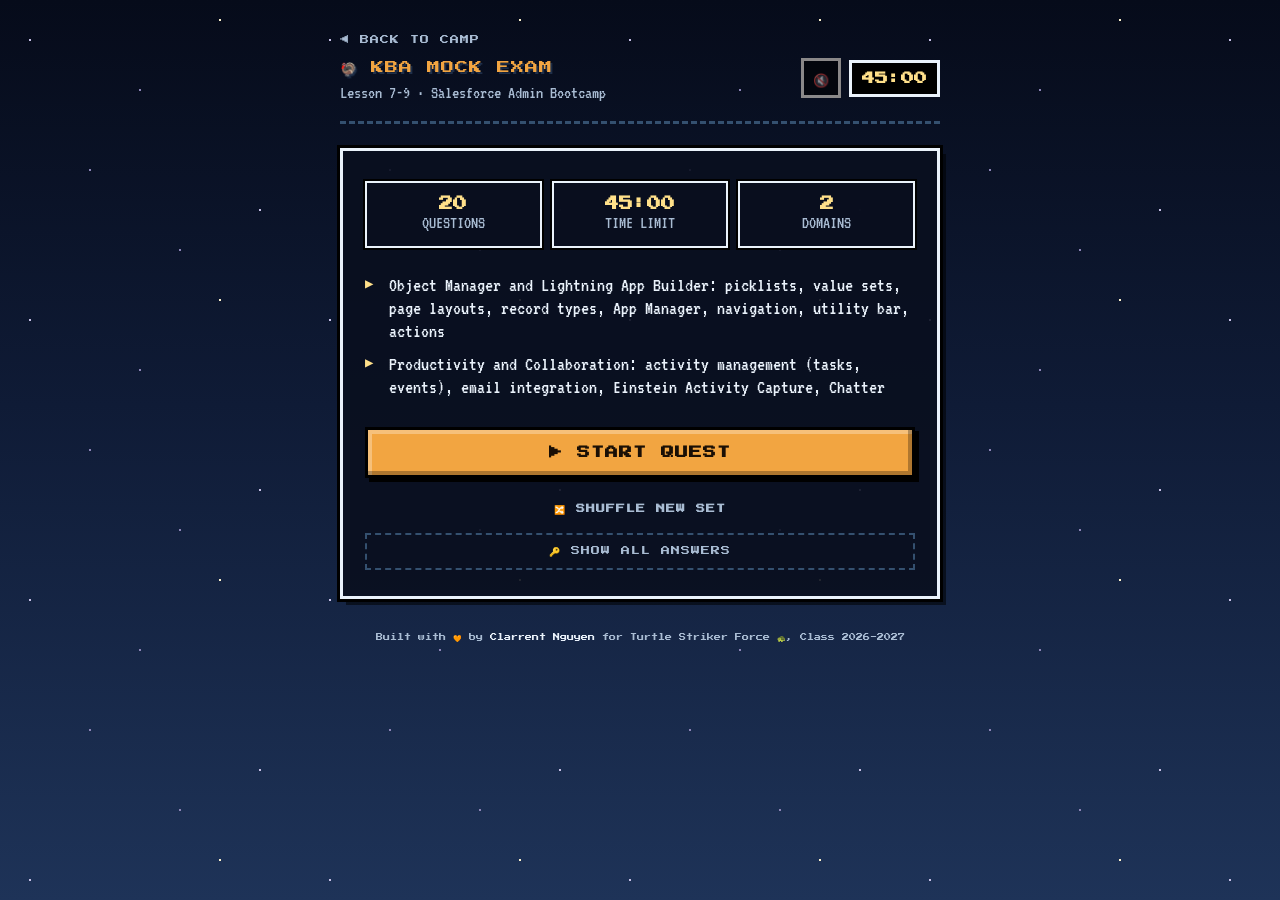
<file: lesson7-9.html>
<!DOCTYPE html>
<html lang="en">
<head>
<meta charset="UTF-8">
<meta name="viewport" content="width=device-width, initial-scale=1, viewport-fit=cover">
<title>🦃 KBA Lesson 7-9 Mock Exam</title>
<link rel="preconnect" href="https://fonts.googleapis.com">
<link rel="preconnect" href="https://fonts.gstatic.com" crossorigin>
<link href="https://fonts.googleapis.com/css2?family=Mountains+of+Christmas&family=Manrope:wght@400;500;600;700;800&family=JetBrains+Mono:wght@400;500;700&display=swap" rel="stylesheet">
<style>
  :root {
    --ink: #14201A;
    --ink-soft: #5B6F62;
    --bg: #F5F7EE;
    --panel: #FFFFFF;
    --border: #DCE6D2;
    --accent: #2F8F4E;
    --accent-2: #7CB518;
    --accent-soft: #E8F3E1;
    --good: #2F8F4E;
    --good-bg: #E7F5E9;
    --bad: #C2542A;
    --bad-bg: #FBEDE6;
    --shadow: 0 1px 2px rgba(20,32,26,0.05), 0 8px 24px rgba(20,32,26,0.08);
    --mono: 'JetBrains Mono', 'Courier New', monospace;
    --sans: 'Manrope', -apple-system, 'Segoe UI', sans-serif;
  }
  :root:not([data-theme="light"]) {
    @media (prefers-color-scheme: dark) {
      --ink: #E9F1E6;
      --ink-soft: #93A895;
      --bg: #0E1712;
      --panel: #16211A;
      --border: #253326;
      --accent: #6BC17E;
      --accent-2: #A3D65C;
      --accent-soft: #1C2C1F;
      --good: #6BC17E;
      --good-bg: #17281B;
      --bad: #E08857;
      --bad-bg: #2E1E14;
      --shadow: 0 1px 2px rgba(0,0,0,0.3), 0 12px 32px rgba(0,0,0,0.35);
    }
  }
  :root[data-theme="dark"] {
    --ink: #E9F1E6;
    --ink-soft: #93A895;
    --bg: #0E1712;
    --panel: #16211A;
    --border: #253326;
    --accent: #6BC17E;
    --accent-2: #A3D65C;
    --accent-soft: #1C2C1F;
    --good: #6BC17E;
    --good-bg: #17281B;
    --bad: #E08857;
    --bad-bg: #2E1E14;
    --shadow: 0 1px 2px rgba(0,0,0,0.3), 0 12px 32px rgba(0,0,0,0.35);
  }
  * { box-sizing: border-box; }
  html, body { height: 100%; margin: 0; }
  body {
    background: var(--bg);
    color: var(--ink);
    font-family: var(--sans);
    padding-top: env(safe-area-inset-top, 0px);
    padding-bottom: env(safe-area-inset-bottom, 0px);
    min-height: 100%;
    display: flex;
    justify-content: center;
    -webkit-font-smoothing: antialiased;
  }
  .wrap { width: 100%; max-width: 640px; padding: 28px 20px 40px; position: relative; }
  .top-strip {
    display: flex; align-items: center; justify-content: space-between;
    padding-bottom: 18px; margin-bottom: 24px;
  }
  .brand { font-weight: 800; font-size: 17px; letter-spacing: -0.01em; display: flex; align-items: center; gap: 8px; }
  .brand small { display: block; font-weight: 500; font-size: 12px; color: var(--ink-soft); margin-top: 2px; }
  .clock { font-family: var(--mono); font-size: 20px; font-weight: 700; color: var(--accent); white-space: nowrap; background: var(--accent-soft); padding: 6px 12px; border-radius: 10px; }
  .clock.low { color: var(--bad); background: var(--bad-bg); }

  .card { background: var(--panel); border: 1px solid var(--border); border-radius: 20px; padding: 32px; box-shadow: var(--shadow); }
  h1.hero { font-weight: 800; font-size: 30px; letter-spacing: -0.02em; line-height: 1.2; margin: 0 0 22px; }
  .meta-row { display: grid; grid-template-columns: repeat(3, 1fr); gap: 10px; margin-bottom: 26px; }
  .meta-cell { background: var(--bg); border: 1px solid var(--border); border-radius: 14px; padding: 14px 10px; text-align: center; }
  .meta-cell .num { font-family: var(--mono); font-weight: 700; font-size: 20px; display: block; color: var(--accent); }
  .meta-cell .lbl { font-size: 11px; color: var(--ink-soft); margin-top: 3px; display: block; font-weight: 500; }
  .domains { list-style: none; padding: 0; margin: 0 0 28px; display: flex; flex-direction: column; gap: 10px; }
  .domains li { font-size: 13.5px; color: var(--ink-soft); line-height: 1.5; padding-left: 22px; position: relative; }
  .domains li::before { content: "→"; position: absolute; left: 0; color: var(--accent); font-weight: 700; }
  button { font-family: var(--sans); cursor: pointer; border: none; }
  .btn-primary {
    background: linear-gradient(135deg, var(--accent), var(--accent-2));
    color: #fff; font-weight: 700; font-size: 15px; padding: 15px 26px; border-radius: 14px; width: 100%;
    transition: transform 0.12s ease, box-shadow 0.12s ease; box-shadow: 0 4px 14px rgba(47,143,78,0.28);
  }
  .btn-primary:hover { transform: translateY(-1px); box-shadow: 0 6px 18px rgba(47,143,78,0.36); }
  .btn-primary:focus-visible, .opt:focus-visible, .btn-ghost:focus-visible, .btn-secondary:focus-visible, .btn-next:focus-visible { outline: 2px solid var(--accent); outline-offset: 2px; }
  .btn-ghost { background: none; color: var(--ink-soft); font-size: 13.5px; font-weight: 600; padding: 12px 0; margin-top: 8px; width: 100%; }
  .btn-ghost:hover { color: var(--accent); }

  .progress-track { height: 6px; background: var(--border); margin-bottom: 24px; border-radius: 999px; overflow: hidden; }
  .progress-fill { height: 100%; background: linear-gradient(90deg, var(--accent), var(--accent-2)); transition: width 0.3s ease; border-radius: 999px; }
  .q-meta { font-family: var(--mono); font-size: 11.5px; color: var(--ink-soft); text-transform: uppercase; letter-spacing: 0.06em; margin-bottom: 12px; font-weight: 600; }
  .q-text { font-weight: 700; font-size: 20px; letter-spacing: -0.01em; line-height: 1.4; margin: 0 0 8px; }
  .q-hint { font-family: var(--mono); font-size: 12px; font-weight: 700; color: var(--accent); background: var(--accent-soft); display: inline-block; padding: 4px 10px; border-radius: 999px; margin-bottom: 18px; }
  .opt-list { display: flex; flex-direction: column; gap: 10px; margin-bottom: 26px; margin-top: 14px; }
  .opt {
    display: flex; align-items: flex-start; gap: 12px; text-align: left;
    background: var(--panel); border: 1.5px solid var(--border);
    padding: 14px 16px; font-size: 14.5px; line-height: 1.5; color: var(--ink); border-radius: 14px;
    transition: border-color 0.12s ease, background 0.12s ease, transform 0.12s ease;
    cursor: pointer; user-select: none; -webkit-user-select: none;
  }
  .opt:hover { border-color: var(--accent); transform: translateY(-1px); }
  .opt .tag {
    font-family: var(--mono); font-weight: 700; font-size: 12px; color: var(--ink-soft); flex-shrink: 0;
    width: 22px; height: 22px; border-radius: 7px; background: var(--bg); display: flex; align-items: center; justify-content: center;
  }
  .opt.selected { border-color: var(--accent); background: var(--accent-soft); }
  .opt.selected .tag { color: #fff; background: var(--accent); }

  .nav-row { display: flex; justify-content: space-between; align-items: center; gap: 12px; }
  .btn-secondary { background: var(--panel); color: var(--ink); border: 1.5px solid var(--border); padding: 12px 20px; font-size: 14px; font-weight: 700; border-radius: 12px; }
  .btn-secondary:hover { border-color: var(--accent); color: var(--accent); }
  .btn-secondary:disabled { opacity: 0.35; cursor: default; }
  .btn-next { background: var(--ink); color: var(--bg); padding: 12px 24px; font-size: 14px; font-weight: 700; border-radius: 12px; }
  .btn-next:hover { opacity: 0.85; }
  .btn-next:disabled { opacity: 0.35; cursor: default; }

  .score-wrap { text-align: center; padding: 6px 0 4px; position: relative; }
  .score-emoji { font-size: 40px; margin-bottom: 6px; line-height: 1; }
  .score-num { font-weight: 800; font-size: 54px; letter-spacing: -0.02em; line-height: 1; margin: 4px 0 6px; }
  .score-pct { font-family: var(--mono); font-size: 14px; color: var(--ink-soft); margin-bottom: 8px; font-weight: 600; }
  .score-verdict { font-size: 15px; color: var(--ink-soft); margin-bottom: 26px; font-weight: 500; }

  .breakdown { text-align: left; margin: 0 0 26px; background: var(--bg); border: 1px solid var(--border); border-radius: 16px; padding: 18px; }
  .breakdown-title { font-family: var(--mono); font-size: 10.5px; text-transform: uppercase; letter-spacing: 0.07em; color: var(--ink-soft); margin-bottom: 14px; font-weight: 700; }
  .bd-row { margin-bottom: 14px; }
  .bd-row:last-child { margin-bottom: 0; }
  .bd-head { display: flex; justify-content: space-between; align-items: baseline; font-size: 13px; margin-bottom: 6px; }
  .bd-head .name { font-weight: 700; }
  .bd-head .frac { font-family: var(--mono); color: var(--ink-soft); font-weight: 600; }
  .bd-tag { font-size: 10px; font-weight: 700; text-transform: uppercase; letter-spacing: 0.04em; padding: 3px 8px; border-radius: 999px; margin-left: 8px; }
  .bd-tag.strong { color: var(--good); background: var(--good-bg); }
  .bd-tag.weak { color: var(--bad); background: var(--bad-bg); }
  .bd-tag.mid { color: var(--accent); background: var(--accent-soft); }
  .bd-bar-track { height: 6px; background: var(--border); border-radius: 999px; overflow: hidden; }
  .bd-bar-fill { height: 100%; border-radius: 999px; }

  .btn-row { display: flex; gap: 10px; margin-bottom: 6px; }
  .btn-row button { flex: 1; }

  .review-list { margin-top: 20px; }
  .review-item { background: var(--panel); border: 1px solid var(--border); border-radius: 16px; padding: 18px; margin-bottom: 12px; }
  .review-head { display: flex; align-items: baseline; gap: 10px; margin-bottom: 10px; flex-wrap: wrap; }
  .review-num { font-family: var(--mono); font-size: 11.5px; color: var(--ink-soft); font-weight: 600; }
  .review-status { font-size: 11.5px; font-weight: 700; text-transform: uppercase; letter-spacing: 0.05em; display: flex; align-items: center; gap: 4px; }
  .review-status.good { color: var(--good); }
  .review-status.bad { color: var(--bad); }
  .review-domain { font-size: 11px; color: var(--ink-soft); margin-left: auto; font-weight: 500; }
  .review-q { font-weight: 700; font-size: 15.5px; margin: 0 0 12px; line-height: 1.4; }
  .review-line { font-size: 13.5px; line-height: 1.6; margin: 4px 0; }
  .review-line .lbl { color: var(--ink-soft); }
  .review-line.your-wrong { color: var(--bad); }
  .review-line.your-right { color: var(--good); }
  .review-note { font-size: 12.5px; color: var(--ink-soft); line-height: 1.5; margin: 4px 0; padding-left: 2px; }
  .review-why { font-size: 13.5px; color: var(--ink-soft); line-height: 1.6; margin-top: 10px; padding-top: 10px; border-top: 1px dashed var(--border); }
  .review-source { font-size: 11.5px; color: var(--accent); margin-top: 10px; font-weight: 700; }

  .credit {
    text-align: center; font-size: 12px; color: var(--ink-soft); margin-top: 32px; opacity: 0.75;
  }
  .credit span { font-weight: 600; }

  #fx-canvas { position: fixed; inset: 0; pointer-events: none; z-index: 999; display: none; }

  .hidden { display: none !important; }

  @media (max-width: 480px) {
    h1.hero { font-size: 25px; }
    .q-text { font-size: 17px; }
    .meta-cell .num { font-size: 17px; }
    .wrap { padding: 20px 14px 36px; }
    .card { padding: 22px; border-radius: 16px; }
    .score-num { font-size: 42px; }
  }

  /* ===== Winter Thanksgiving theme ===== */
  :root {
    --ink: #2A1636;
    --ink-soft: #6E5A78;
    --bg: #FBF3E6;
    --panel: #FFFFFF;
    --border: #EAD9C4;
    --accent: #C2510A;
    --accent-2: #7B3FC4;
    --accent-soft: #FCE7D3;
    --good: #2F8A3E;
    --good-bg: #E6F4E3;
    --bad: #B3261E;
    --bad-bg: #FBE4E1;
    --on-accent: #FFFFFF;
    --glow: rgba(194,81,10,0.30);
    --moon: rgba(255,214,140,0.55);
    --spooky: 'Mountains of Christmas', 'Manrope', cursive;
    --shadow: 0 1px 2px rgba(42,22,54,0.06), 0 8px 24px rgba(42,22,54,0.10);
  }
  :root:not([data-theme="light"]) {
    @media (prefers-color-scheme: dark) {
      --ink: #F5EDE0;
      --ink-soft: #B5A3C4;
      --bg: #120C1A;
      --panel: #1D1428;
      --border: #34264A;
      --accent: #FF8A1F;
      --accent-2: #A86BFF;
      --accent-soft: #2E1E2A;
      --good: #7FDB5A;
      --good-bg: #18291A;
      --bad: #FF6B6B;
      --bad-bg: #3A1620;
      --on-accent: #1A0F05;
      --glow: rgba(255,138,31,0.35);
      --moon: rgba(255,214,140,0.22);
      --shadow: 0 1px 2px rgba(0,0,0,0.4), 0 12px 32px rgba(0,0,0,0.45);
    }
  }
  :root[data-theme="dark"] {
    --ink: #F5EDE0;
    --ink-soft: #B5A3C4;
    --bg: #120C1A;
    --panel: #1D1428;
    --border: #34264A;
    --accent: #FF8A1F;
    --accent-2: #A86BFF;
    --accent-soft: #2E1E2A;
    --good: #7FDB5A;
    --good-bg: #18291A;
    --bad: #FF6B6B;
    --bad-bg: #3A1620;
    --on-accent: #1A0F05;
    --glow: rgba(255,138,31,0.35);
    --moon: rgba(255,214,140,0.22);
    --shadow: 0 1px 2px rgba(0,0,0,0.4), 0 12px 32px rgba(0,0,0,0.45);
  }
  body {
    background:
      radial-gradient(circle at 88% 6%, var(--moon) 0, transparent 160px),
      radial-gradient(ellipse at 50% 110%, var(--glow) 0, transparent 60%),
      var(--bg);
    background-attachment: fixed;
  }
  .btn-primary { color: var(--on-accent) !important; box-shadow: 0 4px 14px var(--glow) !important; }
  .btn-primary:hover { box-shadow: 0 6px 18px var(--glow) !important; }
  .opt.selected .tag { color: var(--on-accent) !important; }
  h1, .brand, .score-num { font-family: var(--spooky); font-weight: 400; letter-spacing: 0.03em; }
  h1 { font-size: 34px; color: var(--accent); }
  .brand { font-size: 21px; color: var(--accent); white-space: nowrap; }
  .brand small { white-space: normal; }
  .brand small { font-family: var(--sans); letter-spacing: 0; }
  .score-num { color: var(--accent); }
  .wrap { position: relative; z-index: 1; }
  .bats { position: fixed; inset: 0; pointer-events: none; z-index: 0; overflow: hidden; }
  .bats span { position: absolute; font-size: 22px; opacity: 0.55; animation: flap 14s ease-in-out infinite; }
  .bats span:nth-child(1) { top: 8%; left: 6%; animation-duration: 16s; }
  .bats span:nth-child(2) { top: 18%; left: 78%; font-size: 16px; animation-delay: -4s; }
  .bats span:nth-child(3) { top: 62%; left: 4%; font-size: 18px; animation-delay: -8s; }
  .bats span:nth-child(4) { top: 82%; left: 86%; animation-duration: 18s; animation-delay: -2s; }
  .bats span:nth-child(5) { top: 40%; left: 92%; font-size: 14px; animation-delay: -11s; }
  @keyframes flap {
    0%, 100% { transform: translate(0, 0) rotate(-6deg); }
    50% { transform: translate(18px, -22px) rotate(6deg); }
  }
  @media (prefers-reduced-motion: reduce) { .bats span { animation: none; } }
</style>
<link href="https://fonts.googleapis.com/css2?family=Press+Start+2P&family=VT323&display=swap" rel="stylesheet">
<link rel="stylesheet" href="retro.css?v=11">
</head>
<body>
<div class="bats" aria-hidden="true"><span>❄️</span><span>❄️</span><span>🍂</span><span>❄️</span><span>⛄</span></div>
<canvas id="fx-canvas"></canvas>
<div class="wrap">

  <div class="top-strip">
    <div class="brand">🦃 KBA Mock Exam<small>Lesson 7-9 &middot; Salesforce Admin Bootcamp</small></div>
    <div class="clock" id="clock">45:00</div>
  </div>

  <div id="screen-start" class="card">
    <div class="meta-row" style="margin-top: 4px;">
      <div class="meta-cell"><span class="num">20</span><span class="lbl">Questions</span></div>
      <div class="meta-cell"><span class="num">45:00</span><span class="lbl">Time limit</span></div>
      <div class="meta-cell"><span class="num">2</span><span class="lbl">Domains</span></div>
    </div>

    <ul class="domains">
      <li>Object Manager and Lightning App Builder: picklists, value sets, page layouts, record types, App Manager, navigation, utility bar, actions</li>
      <li>Productivity and Collaboration: activity management (tasks, events), email integration, Einstein Activity Capture, Chatter</li>
    </ul>

    <button class="btn-primary" id="btn-start">▶ START QUEST</button>
    <button class="btn-ghost" id="btn-reshuffle">🔀 SHUFFLE NEW SET</button>
  </div>

  <div id="screen-quiz" class="hidden">
    <div class="progress-track"><div class="progress-fill" id="progress-fill"></div></div>
    <div class="q-meta" id="q-meta">Question 1 of 20 &middot; Object Manager and Lightning App Builder</div>
    <h2 class="q-text" id="q-text"></h2>
    <div class="q-hint hidden" id="q-hint"></div>
    <div class="opt-list" id="opt-list"></div>
    <div class="nav-row">
      <button class="btn-secondary" id="btn-prev">◀ BACK</button>
      <button class="btn-next" id="btn-next" disabled>NEXT ▶</button>
    </div>
  </div>

  <div id="screen-results" class="hidden">
    <div class="card score-wrap">
      <div class="score-emoji" id="score-emoji">🦃</div>
      <div class="q-meta" style="text-align:center;">RESULTS</div>
      <div class="score-num" id="score-num">0 / 20</div>
      <div class="score-pct" id="score-pct">0%</div>
      <div class="score-verdict" id="score-verdict"></div>

      <div class="breakdown" id="breakdown">
        <div class="breakdown-title">📊 By domain</div>
        <div id="breakdown-rows"></div>
      </div>

      <div class="btn-row">
        <button class="btn-secondary" id="btn-review">📖 REVIEW</button>
        <button class="btn-next" id="btn-retake">🔁 CONTINUE? RETAKE</button>
      </div>
    </div>
    <div id="review-list" class="review-list"></div>
  </div>

  <div class="credit">Built with 🧡 by <span>Clarrent Nguyen</span> for Turtle Striker Force 🐢, Class 2026-2027</div>

</div>

<script>
(function() {
  const OBJ = "Object Manager and Lightning App Builder";
  const PNC = "Productivity and Collaboration";

  const BANK = [
    { domain: OBJ, source: "Get Started with Picklists",
      q: "What type of field should be used when a user must choose from a predefined, admin-controlled list of values instead of typing free text?",
      opts: ["Picklist", "Text Area (Long)", "Formula", "Auto Number"],
      notes: ["Correct, a picklist restricts entry to a defined set of values.", "A long text area still allows unrestricted free text.", "A formula field calculates a value, it isn't user-entered.", "Auto Number generates a sequential value automatically, it isn't a choice field."],
      correct: 0,
      why: "Picklists constrain a field to a defined, admin-controlled set of values, which is what keeps data clean and reportable instead of relying on free text." },

    { domain: OBJ, source: "Manage Your Picklist Values",
      q: "Which picklist type can an administrator delete from the org entirely?",
      opts: ["Standard Picklist", "Custom Picklist", "Neither can be deleted", "Only picklists with fewer than 5 values"],
      notes: ["Standard picklists ship with the org and cannot be deleted.", "Correct, a Custom Picklist (single or multi-select) can be deleted from the org, unlike a Standard Picklist.", "This is incorrect, custom picklist types can be deleted.", "The number of values has no bearing on deletability."],
      correct: 1,
      why: "Only custom picklist types (single-select or multi-select) can be deleted from the org outright; standard picklists cannot." },

    { domain: OBJ, source: "Manage Your Picklist Values",
      q: "Which two picklist types support being marked as Restricted? Select 2.",
      type: "multi",
      opts: ["Standard Picklist", "Custom Picklist", "Custom Multi-Select Picklist", "Auto Number"],
      notes: ["Standard Picklists cannot be restricted.", "Correct, Custom Picklists can be restricted.", "Correct, Custom Multi-Select Picklists can be restricted.", "Auto Number isn't a picklist type at all."],
      correct: [1, 2],
      why: "Restricting a picklist (limiting entry to only its defined values, even via API or data load) is available on Custom Picklists and Custom Multi-Select Picklists, but not on Standard Picklists." },

    { domain: OBJ, source: "Manage Your Picklist Values",
      q: "An administrator wants to maximize data quality on a picklist field. Which two settings should be combined? Select 2.",
      type: "multi",
      opts: ["Restricted", "Required", "Hidden", "Read-Only for all profiles"],
      notes: ["Correct, Restricted blocks any value outside the defined list.", "Correct, Required blocks the field from being left blank.", "Hiding the field prevents data entry altogether, it doesn't improve quality of captured data.", "Making it read-only for everyone means no one could ever set a value."],
      correct: [0, 1],
      why: "Restricted blocks invalid values and Required blocks blank values, combined they close the two biggest data-quality gaps on a picklist field." },

    { domain: OBJ, source: "Share Values with Global Value Sets",
      q: "What is the main advantage of a Global Value Set over a picklist's own field-level value set?",
      opts: ["The same list of values can be reused across multiple fields and objects, and updating it in one place updates every field using it", "It allows the field to store multiple data types", "It removes the need for field-level security", "It automatically translates values into other languages"],
      notes: ["Correct, this reusability is the entire point of a Global Value Set.", "Global Value Sets don't change the field's data type.", "Field-level security still applies normally regardless of value set type.", "Automatic translation isn't a feature of Global Value Sets."],
      correct: 0,
      why: "A Global Value Set is defined once and can be attached to picklist fields across multiple objects, so updating the shared list in one place updates it everywhere it's used." },

    { domain: OBJ, source: "Create Picklists and Field Dependencies",
      q: "In a field dependency, which statement is correct?",
      opts: ["A standard picklist can be a controlling field, but it can never be a dependent field", "A multi-select picklist can be a controlling field", "Both fields in a dependency must be custom multi-select picklists", "A checkbox can never be a controlling field"],
      notes: ["Correct, this is a standard field dependency rule.", "A multi-select picklist can be dependent, but never controlling.", "Controlling and dependent fields can be standard picklists, custom picklists, or checkboxes, not exclusively multi-select.", "A checkbox actually can be a controlling field."],
      correct: 0,
      why: "A standard picklist field is allowed to control another field's values, but it can never be the dependent field itself, only custom fields can sit on the dependent side." },

    { domain: OBJ, source: "Create Picklists and Field Dependencies",
      q: "Which field type can be a dependent field but can never be a controlling field?",
      opts: ["Multi-select picklist", "Checkbox", "Single-select standard picklist", "Currency field"],
      notes: ["Correct, multi-select picklists can be dependent but never controlling.", "Checkboxes can control another field's values.", "Standard single-select picklists can be controlling fields.", "Currency fields aren't part of field dependencies at all."],
      correct: 0,
      why: "A multi-select picklist can be set up as the dependent field, but it is never allowed to act as the controlling field for another field." },

    { domain: OBJ, source: "Create Record Types",
      q: "An admin needs the same Industry field to show a short, curated list of values on one record type and the full standard list on another. Which feature accomplishes this?",
      opts: ["Record-type-specific picklist values", "A second Industry field built just for that record type", "Field-level security", "A validation rule"],
      notes: ["Correct, this is exactly what record-type-specific picklist values are built for.", "Duplicating the field is unnecessary and against best practice once record types solve this.", "Field-level security controls visibility/editability, not which value subset is offered.", "A validation rule blocks a save based on criteria, it doesn't trim a picklist's values."],
      correct: 0,
      why: "Record types let the same picklist field present a different, trimmed subset of its full value set depending on which record type applies to the record." },

    { domain: OBJ, source: "Customize Record Pages",
      q: "When a Lightning page is saved for the first time in Lightning App Builder, what must an admin still do before users see the changes?",
      opts: ["Activate the page and assign it to an app, record type, and profile", "Nothing, saving automatically pushes it live", "Delete the previous page layout", "Deactivate the org's other Lightning pages"],
      notes: ["Correct, saving alone never pushes a page to users, only Activation does.", "Saving does not automatically activate a page for users.", "The classic page layout doesn't need to be deleted for a new Lightning page to work.", "Other pages don't need to be deactivated to activate a new one."],
      correct: 0,
      why: "Saving a Lightning page in App Builder only stores the design. It has to be separately activated and assigned to a combination of app, record type, and profile before any user actually sees it." },

    { domain: OBJ, source: "KBA Prep Lesson 7-9, App Manager",
      q: "Where does an administrator set an app's developer name and apply branding such as a logo and primary color?",
      opts: ["Lightning App Manager", "Object Manager", "Company Information", "Login Access Policies"],
      notes: ["Correct, App Manager is where a Lightning app is named, given a developer name, and branded.", "Object Manager configures objects and fields, not app-level branding.", "Company Information holds org-wide defaults like time zone and currency, not app branding.", "Login Access Policies controls admin login-as-user behavior."],
      correct: 0,
      why: "The Lightning App Manager is where an admin sets an app's name, developer name, and branding (logo image and primary color)." },

    { domain: OBJ, source: "KBA Prep Lesson 7-9, App Manager: Navigation Items",
      q: "What do Navigation Items control in a Lightning app?",
      opts: ["Which tabs appear in the app's navigation bar, and their order", "Which users can log into the app", "Which fields are required on a page layout", "Which record types are active for an object"],
      notes: ["Correct, Navigation Items determine which tabs show and in what order.", "App login access is a separate profile/permission set assignment.", "Required fields are set on the field itself or the page layout, not Navigation Items.", "Record type activation is unrelated to app navigation."],
      correct: 0,
      why: "Navigation Items determine which tabs appear in a Lightning app's navigation bar and the order they display in." },

    { domain: OBJ, source: "KBA Prep Lesson 7-9, Utility Bar",
      q: "What does adding a Utility Bar to a Lightning app provide to users?",
      opts: ["Persistent, one-click access to tools like Notes or Recent Items from any record in the app", "A summary of the org's data storage usage", "A way to restrict login hours by profile", "A default currency setting for new records"],
      notes: ["Correct, the Utility Bar sits at the bottom of the screen for quick access to tools without leaving the current record.", "Storage usage is shown elsewhere, on the Company Information / Storage Usage page.", "Login hour restriction is a profile setting, unrelated to the Utility Bar.", "Default currency is an org- or record-level setting, not a Utility Bar feature."],
      correct: 0,
      why: "The Utility Bar gives users persistent, one-click access to tools such as Notes, Recent Items, or a phone dialer, without navigating away from the record they're viewing." },

    { domain: OBJ, source: "KBA Prep Lesson 7-9, Types of Actions",
      q: "An admin wants an action available across the entire org that isn't tied to any specific object. What type of action should be built?",
      opts: ["Global Action", "Object-Specific Action", "Validation Rule", "Workflow Field Update"],
      notes: ["Correct, a Global Action is not attached to any specific object and can be used org-wide.", "An Object-Specific Action only appears on records of that one object.", "A validation rule blocks saves based on criteria, it isn't an action type.", "A workflow field update changes a field automatically, it isn't a user-facing action."],
      correct: 0,
      why: "A Global Action isn't tied to a specific object and can be placed in general contexts like the Chatter publisher, unlike an Object-Specific Action, which only appears on records of one object." },

    { domain: OBJ, source: "KBA Prep Lesson 7-9, Types of Actions",
      q: "A Quick Action to log a call is built so it only appears on Account records. What type of action is this?",
      opts: ["Object-Specific Action", "Global Action", "Approval Process", "Escalation Rule"],
      notes: ["Correct, an action scoped to appear only on one object's records is Object-Specific.", "A Global Action would be available org-wide, not scoped to just Account.", "Approval Processes route records for approval, unrelated to quick actions.", "Escalation Rules apply to Cases specifically and are unrelated to quick actions."],
      correct: 0,
      why: "An action built to appear specifically and only on records of one object, such as Account, is an Object-Specific Action, as opposed to a Global Action, which isn't tied to any object." },

    { domain: OBJ, source: "KBA Prep Lesson 7-9, Record Types and Picklists Review",
      q: "Which two statements are true regarding record-type-specific picklist values? Select 2.",
      type: "multi",
      opts: ["The same field can present a different subset of values depending on the record type", "Each record type requires its own separate field to be created", "Values shown are trimmed from the field's master value set, not duplicated onto a new field", "Values apply identically to every record type with no way to vary them"],
      notes: ["Correct, one field, different value subsets per record type.", "This is unnecessary, record types solve this without duplicating fields.", "Correct, the field itself stays singular, only the presented value subset changes.", "This is the opposite of what record-type-specific values are for."],
      correct: [0, 2],
      why: "Record-type-specific picklist values let one field present a trimmed, different subset of its master value set per record type, no duplicate fields required." },

    { domain: PNC, source: "Help Your Reps Use Activities",
      q: "Which of the following is NOT a standard Task status in Salesforce?",
      opts: ["Escalated", "Not Started", "Waiting on Someone Else", "Deferred"],
      notes: ["Correct, 'Escalated' applies to Cases, not standard Task statuses.", "Not Started is a real, standard Task status.", "Waiting on Someone Else is a real, standard Task status.", "Deferred is a real, standard Task status."],
      correct: 0,
      why: "The standard Task statuses are Not Started, In Progress, Completed, Waiting on Someone Else, and Deferred. 'Escalated' is a Case concept, not a Task status." },

    { domain: PNC, source: "Help Your Reps Use Activities",
      q: "Which two are standard Task status values? Select 2.",
      type: "multi",
      opts: ["Deferred", "Blocked", "Waiting on Someone Else", "Rejected"],
      notes: ["Correct, Deferred is a standard Task status.", "Blocked isn't a standard Task status value.", "Correct, Waiting on Someone Else is a standard Task status.", "Rejected isn't a standard Task status value."],
      correct: [0, 2],
      why: "The full set of standard Task statuses is Not Started, In Progress, Completed, Waiting on Someone Else, and Deferred. Blocked and Rejected are not standard values." },

    { domain: PNC, source: "Help Your Reps Use Activities",
      q: "What does enabling Shared Activities allow an admin to do?",
      opts: ["Relate a single Task or Event to up to 50 different Contacts", "Let multiple users co-own the same Task", "Automatically repeat a Task every week", "Give every user visibility into every other user's private tasks"],
      notes: ["Correct, Shared Activities raises the contact-relation limit on one activity from 1 to up to 50.", "Shared Activities is about relating multiple contacts to an activity, not shared ownership between users.", "Recurring tasks are a separate, unrelated feature.", "Shared Activities doesn't change sharing/visibility settings between users."],
      correct: 0,
      why: "Shared Activities lets a single Task or Event be related to up to 50 different Contacts instead of just one, useful for meetings or calls involving multiple people." },

    { domain: PNC, source: "Help Your Reps Use Activities",
      q: "Once Shared Activities is enabled for an org, how can it be turned back off?",
      opts: ["It cannot be disabled directly, Salesforce Support must be contacted", "It can be toggled off instantly in Setup at any time", "It automatically disables after 90 days", "Disabling it is done from the user's personal settings"],
      notes: ["Correct, reversing Shared Activities requires contacting Salesforce Support.", "There's no simple instant toggle for this once enabled.", "There's no such automatic expiration.", "Personal settings have no control over this org-wide feature."],
      correct: 0,
      why: "Shared Activities can be enabled through Setup, but disabling it later is not self-service, it requires contacting Salesforce Support." },

    { domain: PNC, source: "Work Smarter in Calendar and Events",
      q: "What distinguishes a Salesforce Event from a Task?",
      opts: ["An Event has a defined start and end time on the calendar, a Task is a to-do item tracked by status", "An Event can never be related to a Contact", "A Task always recurs automatically", "There is no meaningful difference between the two"],
      notes: ["Correct, Events are scheduled with a specific time window, Tasks are status-tracked to-do items.", "Events can absolutely be related to Contacts, that's a common use case.", "Tasks don't recur automatically by default, recurrence must be set up.", "The two are distinct object types with different behavior."],
      correct: 0,
      why: "An Event is a calendar item with a defined start and end time, like a meeting. A Task is a to-do item tracked through status values (Not Started, In Progress, Completed, and so on) without necessarily being tied to a specific time block." },

    { domain: PNC, source: "Benefits of Gmail and Google Calendar Integration",
      q: "What is the primary purpose of integrating Salesforce with Gmail or Outlook?",
      opts: ["Reduce duplicate data entry and context switching between the email client and Salesforce", "Replace Salesforce entirely with the email client", "Automatically convert every email into a Lead", "Disable Salesforce's native Send Email feature"],
      notes: ["Correct, cutting down on redundant entry and app-switching is the core benefit.", "The integration supplements Salesforce, it doesn't replace it.", "Not every email becomes a Lead automatically without separate automation.", "Native Send Email still works alongside the integration."],
      correct: 0,
      why: "Email integration exists to reduce the duplicate data entry and context-switching reps experience working between their email client and Salesforce." },

    { domain: PNC, source: "Set Up the Gmail Integration and Einstein Activity Capture",
      q: "Which two are genuine capabilities of Einstein Activity Capture? Select 2.",
      type: "multi",
      opts: ["Syncing contacts and events between Salesforce and the connected email account", "Automatically adding sent and received emails to the activity timeline of related records", "Automatically writing Apex triggers based on email content", "Blocking all incoming email from unrecognized senders"],
      notes: ["Correct, contact/event syncing is a core Einstein Activity Capture feature.", "Correct, automatic timeline addition to related records is a named capability.", "Einstein Activity Capture doesn't generate code of any kind.", "Spam or sender blocking isn't part of Einstein Activity Capture."],
      correct: [0, 1],
      why: "Einstein Activity Capture's core capabilities include syncing contacts and events and automatically adding emails and events to the activity timeline of related Salesforce records; it does not write code or manage spam filtering." },

    { domain: PNC, source: "Send Email Through Salesforce",
      q: "What lets a sales rep send email from Salesforce so that it displays their real, connected Gmail or Office 365 address as the sender?",
      opts: ["Turning on Send through External Email Services in Setup", "Enabling Multiple Currencies", "Creating a new Record Type on the Case object", "Assigning the Marketing User checkbox"],
      notes: ["Correct, this Setup feature connects a rep's external email account so outgoing Salesforce emails show their real address.", "Multiple Currencies is unrelated to sending email.", "Record types on Case don't affect email sending.", "The Marketing User checkbox gates Campaign creation, unrelated to this feature."],
      correct: 0,
      why: "Setup > Send through External Email Services is what lets a rep connect Gmail or Office 365 so email sent from Salesforce actually shows their real external address as the sender." },

    { domain: PNC, source: "Send Email Through Salesforce",
      q: "With Enhanced Email turned on, how is an email sent from Salesforce actually stored?",
      opts: ["As both an EmailMessage record and a Task record, though only the EmailMessage appears on the email detail page", "Only as a Task record", "Only as a Chatter post", "It isn't stored unless manually logged"],
      notes: ["Correct, both record types are created, but only EmailMessage shows on the detail page.", "EmailMessage records exist and are the primary record type Enhanced Email relies on.", "Sent emails have nothing to do with Chatter posts.", "Enhanced Email stores the email automatically, no manual logging is required."],
      correct: 0,
      why: "With Enhanced Email enabled, a sent email is saved as both an EmailMessage record and a Task record, but only the EmailMessage record displays on the email detail page." },

    { domain: PNC, source: "Get Started with Chatter",
      q: "Which Chatter group type hides even the fact that it exists from anyone who isn't already a member or an admin?",
      opts: ["Unlisted", "Public", "Private", "Broadcast"],
      notes: ["Correct, an Unlisted group's existence is hidden from non-members entirely.", "A Public group is visible and open to view by anyone in the org.", "A Private group's existence is visible, even though its content is restricted to members.", "Broadcast is a posting-permission setting, not a visibility level."],
      correct: 0,
      why: "An Unlisted Chatter group is the most restrictive type, non-members can't see that it exists at all, unlike a Private group, whose existence is still discoverable even though its content is restricted." },

    { domain: PNC, source: "Get Started with Chatter",
      q: "Which Chatter group type can be seen and viewed by anyone in the org, but only members can post to it?",
      opts: ["Public", "Private", "Unlisted", "Archived"],
      notes: ["Correct, a Public group is open for anyone in the org to view, but only members can post.", "A Private group restricts both membership and content visibility.", "An Unlisted group hides its existence from non-members.", "'Archived' isn't a Chatter group visibility type."],
      correct: 0,
      why: "A Public Chatter group can be viewed by anyone in the org, though only its members can actually post content to it." },

    { domain: PNC, source: "Become a Chatter Expert",
      q: "What does setting a Chatter group to Broadcast-only actually restrict?",
      opts: ["New posts can only be created by the group's owners and managers", "Members can no longer view any posts", "External users can no longer be invited", "Comments are disabled entirely for everyone"],
      notes: ["Correct, Broadcast-only limits new top-level posts to owners/managers while members can still engage.", "Members retain view access under Broadcast-only, that isn't restricted.", "Broadcast-only doesn't control external user invitations.", "Commenting generally remains available to members even under Broadcast-only."],
      correct: 0,
      why: "Setting a Chatter group to Broadcast-only restricts who can create new posts to just the group's owners and managers, useful for announcement-style groups, while regular members can still view and typically comment." },

    { domain: PNC, source: "Create Posts, Polls, and Questions",
      q: "Which two post types, beyond a standard text post, can a user create in a Chatter feed? Select 2.",
      type: "multi",
      opts: ["Poll", "Question", "Workflow", "Approval Request"],
      notes: ["Correct, Polls let users create multiple-choice voting posts.", "Correct, Questions let the community mark a best answer.", "Workflow isn't a Chatter post type.", "Approval Request isn't a Chatter post type."],
      correct: [0, 1],
      why: "Beyond a standard text post, Chatter supports Polls (multiple-choice voting) and Questions (which can be marked with a best answer) as distinct feed post types." },

    { domain: PNC, source: "Create Posts, Polls, and Questions",
      q: "On a Chatter Question post, what lets the community identify the most helpful reply?",
      opts: ["Marking a comment as the Best Answer", "Pinning the post to the top of the feed", "Converting the post into a Task", "Adding a Poll to the same post"],
      notes: ["Correct, Best Answer is the feature built specifically for Question posts.", "Pinning highlights a post but doesn't identify a best reply.", "Converting to a Task isn't a real Chatter feature.", "A Poll is a separate post type, not an answer-marking feature."],
      correct: 0,
      why: "A Chatter Question post lets the asker or moderators mark one comment as the Best Answer, surfacing the most helpful reply for anyone who finds the thread later." }

  ];

  const TOTAL_Q = 20;
  const TIME_LIMIT = 45 * 60;

  let questions = [];
  let current = 0;
  let answers = [];
  let timer = null;
  let secondsLeft = TIME_LIMIT;

  const screenStart = document.getElementById('screen-start');
  const screenQuiz = document.getElementById('screen-quiz');
  const screenResults = document.getElementById('screen-results');
  const clockEl = document.getElementById('clock');
  const qMeta = document.getElementById('q-meta');
  const qText = document.getElementById('q-text');
  const optList = document.getElementById('opt-list');
  const progressFill = document.getElementById('progress-fill');
  const btnPrev = document.getElementById('btn-prev');
  const btnNext = document.getElementById('btn-next');

  function shuffle(arr) {
    const a = arr.slice();
    for (let i = a.length - 1; i > 0; i--) {
      const j = Math.floor(Math.random() * (i + 1));
      [a[i], a[j]] = [a[j], a[i]];
    }
    return a;
  }

  function buildQuestionSet() {
    const picked = shuffle(BANK).slice(0, TOTAL_Q);
    questions = picked.map(orig => {
      const order = shuffle(orig.opts.map((_, i) => i));
      const isMulti = orig.type === 'multi';
      return {
        domain: orig.domain,
        source: orig.source,
        q: orig.q,
        why: orig.why,
        multi: isMulti,
        selectCount: isMulti ? orig.correct.length : 1,
        displayOpts: order.map(i => orig.opts[i]),
        displayNotes: order.map(i => (orig.notes && orig.notes[i]) ? orig.notes[i] : ""),
        correctIndex: isMulti ? null : order.indexOf(orig.correct),
        correctIndices: isMulti ? orig.correct.map(c => order.indexOf(c)).sort((a, b) => a - b) : null
      };
    });
    answers = questions.map(item => item.multi ? [] : null);
    current = 0;
  }

  function isAnswered(item, ans) {
    if (item.multi) return Array.isArray(ans) && ans.length === item.selectCount;
    return ans !== null;
  }

  function isCorrectAnswer(item, ans) {
    if (item.multi) {
      if (!Array.isArray(ans) || ans.length !== item.correctIndices.length) return false;
      const sorted = ans.slice().sort((a, b) => a - b);
      return sorted.every((v, i) => v === item.correctIndices[i]);
    }
    return ans === item.correctIndex;
  }

  function formatClock(s) {
    const m = Math.floor(s / 60);
    const sec = s % 60;
    return String(m).padStart(2, '0') + ':' + String(sec).padStart(2, '0');
  }

  function startTimer() {
    secondsLeft = TIME_LIMIT;
    clockEl.textContent = formatClock(secondsLeft);
    clockEl.classList.remove('low');
    clearInterval(timer);
    timer = setInterval(() => {
      secondsLeft--;
      clockEl.textContent = formatClock(secondsLeft);
      if (secondsLeft <= 300) clockEl.classList.add('low');
      if (secondsLeft <= 0) {
        clearInterval(timer);
        finishTest();
      }
    }, 1000);
  }

  function renderQuestion() {
    const item = questions[current];
    qMeta.textContent = 'Question ' + (current + 1) + ' of ' + questions.length + ' \u00b7 ' + item.domain;
    qText.textContent = item.q;
    progressFill.style.width = ((current) / questions.length * 100) + '%';

    const qHint = document.getElementById('q-hint');
    if (item.multi) {
      qHint.textContent = 'Select ' + item.selectCount + ' answers';
      qHint.classList.remove('hidden');
    } else {
      qHint.classList.add('hidden');
    }

    optList.innerHTML = '';
    item.displayOpts.forEach((optText, idx) => {
      const btn = document.createElement('button');
      btn.className = 'opt';
      btn.type = 'button';
      const ans = answers[current];
      const isSelected = item.multi ? (Array.isArray(ans) && ans.includes(idx)) : (ans === idx);
      if (isSelected) btn.classList.add('selected');
      btn.innerHTML = '<span class="tag">' + String.fromCharCode(65 + idx) + '</span><span>' + optText + '</span>';
      btn.addEventListener('click', () => {
        if (item.multi) {
          const cur = Array.isArray(answers[current]) ? answers[current].slice() : [];
          const pos = cur.indexOf(idx);
          if (pos >= 0) {
            cur.splice(pos, 1);
          } else if (cur.length < item.selectCount) {
            cur.push(idx);
          }
          answers[current] = cur;
        } else {
          answers[current] = idx;
        }
        renderQuestion();
      });
      optList.appendChild(btn);
    });

    btnPrev.disabled = current === 0;
    btnNext.disabled = !isAnswered(item, answers[current]);
    btnNext.textContent = current === questions.length - 1 ? 'FINISH ▶' : 'NEXT ▶';
  }

  function finishTest() {
    clearInterval(timer);
    screenQuiz.classList.add('hidden');
    screenResults.classList.remove('hidden');
    renderResults();
  }

  function domainColor(pct) {
    if (pct >= 80) return getComputedStyle(document.documentElement).getPropertyValue('--good').trim();
    if (pct >= 60) return getComputedStyle(document.documentElement).getPropertyValue('--accent').trim();
    return getComputedStyle(document.documentElement).getPropertyValue('--bad').trim();
  }

  // ---- Fireworks celebration (canvas particles, no external libs) ----
  function launchFireworks() {
    const canvas = document.getElementById('fx-canvas');
    const ctx = canvas.getContext('2d');
    canvas.style.display = 'block';
    canvas.width = window.innerWidth;
    canvas.height = window.innerHeight;

    const colors = ['#F2A541', '#FFE08A', '#7FB8E0', '#FFFFFF', '#E0646B', '#8ED08F'];
    let particles = [];

    function spawnBurst(x, y) {
      const count = 60;
      for (let i = 0; i < count; i++) {
        const angle = (Math.PI * 2 * i) / count;
        const speed = 2 + Math.random() * 4;
        particles.push({
          x, y,
          vx: Math.cos(angle) * speed,
          vy: Math.sin(angle) * speed,
          life: 60 + Math.random() * 30,
          color: colors[Math.floor(Math.random() * colors.length)],
          size: 2 + Math.random() * 2.5
        });
      }
    }

    const bursts = 5;
    for (let b = 0; b < bursts; b++) {
      setTimeout(() => {
        spawnBurst(
          canvas.width * (0.2 + Math.random() * 0.6),
          canvas.height * (0.2 + Math.random() * 0.35)
        );
      }, b * 350);
    }

    let frame = 0;
    const maxFrames = bursts * 21 + 90;

    function tick() {
      frame++;
      ctx.clearRect(0, 0, canvas.width, canvas.height);
      particles.forEach(p => {
        p.x += p.vx;
        p.y += p.vy;
        p.vy += 0.05;
        p.life -= 1;
        if (p.life > 0) {
          ctx.globalAlpha = Math.max(p.life / 90, 0);
          ctx.fillStyle = p.color;
          ctx.beginPath();
          ctx.arc(p.x, p.y, p.size, 0, Math.PI * 2);
          ctx.fill();
        }
      });
      ctx.globalAlpha = 1;
      particles = particles.filter(p => p.life > 0);

      if (frame < maxFrames) {
        requestAnimationFrame(tick);
      } else {
        canvas.style.display = 'none';
        ctx.clearRect(0, 0, canvas.width, canvas.height);
      }
    }
    requestAnimationFrame(tick);
  }

  function renderResults() {
    let correctCount = 0;
    const domainTotals = {};
    const domainCorrect = {};

    questions.forEach((item, i) => {
      domainTotals[item.domain] = (domainTotals[item.domain] || 0) + 1;
      const isRight = isCorrectAnswer(item, answers[i]);
      if (isRight) {
        correctCount++;
        domainCorrect[item.domain] = (domainCorrect[item.domain] || 0) + 1;
      } else {
        domainCorrect[item.domain] = domainCorrect[item.domain] || 0;
      }
    });

    const pct = Math.round((correctCount / questions.length) * 100);
    document.getElementById('score-num').textContent = correctCount + ' / ' + questions.length;
    document.getElementById('score-pct').textContent = pct + '%';

    const scoreEmoji = document.getElementById('score-emoji');
    const verdict = document.getElementById('score-verdict');
    if (pct >= 85) {
      verdict.textContent = "Gobble-tastic! You're crushing it.";
      scoreEmoji.textContent = "🦃🐢💨";
      if (!window.kbaKeyMode) launchFireworks();
    } else if (pct >= 70) {
      verdict.textContent = "Turkey-trot pace! Review the misses below to pick up speed.";
      scoreEmoji.textContent = "❄️🐢";
      if (!window.kbaKeyMode) launchFireworks();
    } else {
      verdict.textContent = "Don't let the chill get you. Review below and try again.";
      scoreEmoji.textContent = "⛄🐢";
    }

    const bdRows = document.getElementById('breakdown-rows');
    bdRows.innerHTML = '';
    Object.keys(domainTotals).sort().forEach(domain => {
      const total = domainTotals[domain];
      const right = domainCorrect[domain];
      const dpct = Math.round((right / total) * 100);
      let tag = 'mid', tagLabel = 'Solid';
      if (dpct >= 80) { tag = 'strong'; tagLabel = 'Strong'; }
      else if (dpct < 60) { tag = 'weak'; tagLabel = 'Study more'; }

      const row = document.createElement('div');
      row.className = 'bd-row';
      row.innerHTML =
        '<div class="bd-head"><span class="name">' + domain + '<span class="bd-tag ' + tag + '">' + tagLabel + '</span></span><span class="frac">' + right + '/' + total + '</span></div>' +
        '<div class="bd-bar-track"><div class="bd-bar-fill" style="width:' + dpct + '%; background:' + domainColor(dpct) + ';"></div></div>';
      bdRows.appendChild(row);
    });

    const reviewList = document.getElementById('review-list');
    reviewList.innerHTML = '';
    reviewList.classList.add('hidden');

    questions.forEach((item, i) => {
      const userAns = answers[i];
      const isCorrect = isCorrectAnswer(item, userAns);
      const div = document.createElement('div');
      div.className = 'review-item';

      function labelFor(idx) { return String.fromCharCode(65 + idx) + '. ' + item.displayOpts[idx]; }

      let userLabel, correctLabel, userNote;
      if (item.multi) {
        const ansArr = Array.isArray(userAns) ? userAns.slice().sort((a, b) => a - b) : [];
        userLabel = ansArr.length ? ansArr.map(labelFor).join('; ') : 'No answer';
        correctLabel = item.correctIndices.map(labelFor).join('; ');
        const wrongNotes = ansArr.filter(idx => !item.correctIndices.includes(idx)).map(idx => item.displayNotes[idx]).filter(Boolean);
        userNote = (!isCorrect && wrongNotes.length) ? '<div class="review-note">' + wrongNotes.join(' ') + '</div>' : '';
      } else {
        userLabel = userAns === null ? 'No answer' : labelFor(userAns);
        correctLabel = labelFor(item.correctIndex);
        userNote = (userAns !== null && !isCorrect && item.displayNotes[userAns]) ? '<div class="review-note">' + item.displayNotes[userAns] + '</div>' : '';
      }

      div.innerHTML =
        '<div class="review-head">' +
          '<span class="review-num">Q' + (i + 1) + '</span>' +
          '<span class="review-status ' + (isCorrect ? 'good' : 'bad') + '">' + (isCorrect ? '✅ Correct' : '❌ Incorrect') + '</span>' +
          '<span class="review-domain">' + item.domain + '</span>' +
        '</div>' +
        '<p class="review-q">' + item.q + '</p>' +
        '<div class="review-line ' + (isCorrect ? 'your-right' : 'your-wrong') + '"><span class="lbl">Your answer: </span>' + userLabel + '</div>' +
        userNote +
        (isCorrect ? '' : '<div class="review-line your-right"><span class="lbl">Correct answer: </span>' + correctLabel + '</div>') +
        '<div class="review-why">' + item.why + '</div>' +
        '<div class="review-source">Read more: ' + item.source + '</div>';
      reviewList.appendChild(div);
    });
  }

  document.getElementById('btn-start').addEventListener('click', () => {
    buildQuestionSet();
    screenStart.classList.add('hidden');
    screenQuiz.classList.remove('hidden');
    renderQuestion();
    startTimer();
  });

  document.getElementById('btn-reshuffle').addEventListener('click', () => {
    buildQuestionSet();
  });

  btnPrev.addEventListener('click', () => {
    if (current > 0) { current--; renderQuestion(); }
  });

  btnNext.addEventListener('click', () => {
    if (current < questions.length - 1) { current++; renderQuestion(); }
    else { finishTest(); }
  });

  document.getElementById('btn-review').addEventListener('click', () => {
    const list = document.getElementById('review-list');
    list.classList.toggle('hidden');
  });

  document.getElementById('btn-retake').addEventListener('click', () => {
    screenResults.classList.add('hidden');
    screenStart.classList.remove('hidden');
    clockEl.textContent = formatClock(TIME_LIMIT);
    clockEl.classList.remove('low');
  });


  // Answer key mode: fill every question with the correct answer and jump to the end
  window.kbaAnswerKey = function () {
    window.kbaKeyMode = true;
    buildQuestionSet();
    questions.forEach((item, i) => {
      answers[i] = item.multi ? item.correctIndices.slice() : item.correctIndex;
    });
    clearInterval(timer);
    screenStart.classList.add('hidden');
    screenQuiz.classList.add('hidden');
    finishTest();
    document.getElementById('review-list').classList.remove('hidden');
  };

  clockEl.textContent = formatClock(TIME_LIMIT);
})();
</script>
<script src="retro.js?v=11"></script>
<script src="music.js?v=11" data-pos="header"></script>
</body>
</html>
</file>
<file: retro.css>
/* KBA Mock Exams: 8-bit game style for the lesson pages.
   Loaded after each page's own styles, so these rules win. */

/* Winter night palette in both light and dark mode, to match the cabin scene */
:root, :root:not([data-theme="light"]), :root[data-theme="dark"], :root[data-theme="light"] {
  --ink: #EAF2FB !important;
  --ink-soft: #A9BCD3 !important;
  --bg: #070B16 !important;
  --panel: rgba(9, 15, 30, 0.9) !important;
  --border: #34506F !important;
  --accent: #F2A541 !important;
  --accent-2: #7FB8E0 !important;
  --accent-soft: rgba(242, 165, 65, 0.14) !important;
  --good: #8ED08F !important;
  --good-bg: rgba(142, 208, 143, 0.14) !important;
  --bad: #E0646B !important;
  --bad-bg: rgba(224, 100, 107, 0.14) !important;
  --on-accent: #1A0F05 !important;
  --gold: #FFE08A;
  --pixel: 'Press Start 2P', 'Courier New', monospace;
  --read: 'VT323', 'Courier New', monospace;
  --sans: var(--read) !important;
  --mono: var(--pixel) !important;
  --shadow: none !important;
}

/* quiet static starry sky (no animation on test screens) */
html {
  background-color: #070B16;
  background-image:
    radial-gradient(2px 2px at 30px 40px, #C9C2E8 50%, transparent 51%),
    radial-gradient(2px 2px at 140px 90px, #8E86B8 50%, transparent 51%),
    radial-gradient(2px 2px at 220px 20px, #FFF4CF 50%, transparent 51%),
    radial-gradient(2px 2px at 90px 170px, #8E86B8 50%, transparent 51%),
    radial-gradient(2px 2px at 260px 210px, #C9C2E8 50%, transparent 51%),
    radial-gradient(2px 2px at 180px 250px, #8E86B8 50%, transparent 51%),
    linear-gradient(180deg, #060B1A 0%, #0F1B36 45%, #1E3358 100%);
  background-size: 300px 280px, 300px 280px, 300px 280px, 300px 280px, 300px 280px, 300px 280px, 100% 100%;
  background-attachment: fixed;
  min-height: 100%;
}
body {
  background: transparent !important;
  font-family: var(--read) !important;
  -webkit-font-smoothing: none;
  font-size: 20px;
}
.bats { display: none !important; }
/* results banner (the only art on the lesson pages) */
.result-banner {
  display: block; width: calc(100% + 44px); margin: -26px -22px 18px; height: auto;
  image-rendering: pixelated; image-rendering: crisp-edges;
  border-bottom: 3px solid var(--ink);
}
.stage-title { font-family: var(--pixel); font-size: 15px; line-height: 1.6; letter-spacing: 2px; margin: 0 0 4px; text-shadow: 3px 3px 0 #000; }
.stage-title.pass { color: var(--gold); }
.stage-title.mid { color: var(--accent); }
.stage-title.fail { color: var(--accent-2); }
.wrap { z-index: 1; }

/* ---------- pixel boxes ---------- */
.card, .review-item, .breakdown, .meta-cell, .hint-box {
  background: var(--panel) !important;
  border: 3px solid var(--ink) !important;
  border-radius: 0 !important;
  box-shadow: 0 0 0 3px #000, 6px 6px 0 rgba(0, 0, 0, 0.55) !important;
}
.card { padding: 26px 22px !important; }
.meta-cell { box-shadow: 0 0 0 2px #000 !important; border-width: 2px !important; }
.breakdown, .hint-box { border-width: 2px !important; box-shadow: 0 0 0 2px #000 !important; }

/* ---------- header ---------- */
.back-camp {
  display: inline-block; margin-bottom: 14px; font-family: var(--pixel); font-size: 9px;
  color: var(--ink-soft); text-decoration: none; letter-spacing: 1px;
}
.back-camp:hover, .back-camp:focus-visible { color: var(--gold); outline: none; }
.top-strip { border-bottom: 3px dashed var(--border); gap: 12px; align-items: flex-start !important; }
.brand {
  font-family: var(--pixel) !important; font-size: 13px !important; line-height: 1.5 !important;
  color: var(--accent) !important; letter-spacing: 1px !important; white-space: normal !important;
  text-shadow: 2px 2px 0 #1E2E48; display: block !important; text-transform: uppercase;
}
.brand small {
  font-family: var(--read) !important; font-size: 18px !important; letter-spacing: 0 !important;
  color: var(--ink-soft) !important; text-shadow: none; margin-top: 6px !important; line-height: 1.1; text-transform: none;
}
.clock {
  font-family: var(--pixel) !important; font-size: 13px !important; color: var(--gold) !important;
  background: #000 !important; border: 3px solid var(--ink); border-radius: 0 !important; padding: 9px 10px !important;
}
.clock.low { color: var(--bad) !important; animation: retroBlink 1s linear infinite; }

/* ---------- start screen ---------- */
.meta-cell .num { font-family: var(--pixel) !important; font-size: 14px !important; color: var(--gold) !important; }
.meta-cell .lbl { font-family: var(--read) !important; font-size: 18px !important; text-transform: uppercase; }
.domains li { font-size: 20px !important; line-height: 1.15 !important; color: var(--ink) !important; padding-left: 24px !important; }
.domains li::before { content: "\25B6" !important; font-size: 14px; top: 2px; color: var(--gold) !important; }
.helper-summary { font-family: var(--read) !important; font-size: 19px !important; color: var(--ink-soft) !important; }

/* ---------- buttons ---------- */
button { font-family: var(--pixel) !important; border-radius: 0 !important; }
.btn-primary {
  background: var(--accent) !important; color: var(--on-accent) !important;
  font-size: 13px !important; letter-spacing: 1px; padding: 16px 20px !important;
  border: 3px solid #000 !important;
  box-shadow: inset -4px -4px 0 rgba(0, 0, 0, 0.28), inset 4px 4px 0 rgba(255, 255, 255, 0.3), 4px 4px 0 #000 !important;
}
.btn-primary:hover { transform: none !important; background: #FFC070 !important; }
.btn-primary:active, .btn-next:active, .btn-secondary:active { transform: translate(2px, 2px) !important; }
.btn-ghost { font-size: 9px !important; color: var(--ink-soft) !important; letter-spacing: 1px; margin-top: 14px !important; }
.btn-ghost:hover { color: var(--gold) !important; }
.btn-secondary, .btn-next {
  font-size: 10px !important; padding: 13px 16px !important; letter-spacing: 1px;
  border: 3px solid var(--ink) !important; box-shadow: 3px 3px 0 #000 !important;
}
.btn-secondary { background: #000 !important; color: var(--ink) !important; }
.btn-secondary:hover:not(:disabled) { color: var(--gold) !important; border-color: var(--gold) !important; }
.btn-next { background: var(--ink) !important; color: #070B16 !important; }
.btn-next:hover:not(:disabled) { background: var(--gold) !important; opacity: 1 !important; }
.btn-secondary:disabled, .btn-next:disabled { opacity: 0.3 !important; }
.btn-row button { line-height: 1.6; }
button:focus-visible, .opt:focus-visible { outline: 3px solid var(--gold) !important; outline-offset: 3px !important; }

/* ---------- quiz screen ---------- */
.progress-track {
  height: 18px !important; border-radius: 0 !important; background: #000 !important;
  border: 2px solid var(--ink-soft); padding: 3px; box-shadow: 0 0 0 2px #000;
}
.progress-fill {
  border-radius: 0 !important;
  background: repeating-linear-gradient(90deg, var(--accent) 0 8px, transparent 8px 10px) !important;
}
.q-meta { font-family: var(--pixel) !important; font-size: 8px !important; line-height: 1.8 !important; color: var(--accent-2) !important; letter-spacing: 1px !important; }
.q-text { font-family: var(--read) !important; font-size: 30px !important; font-weight: 400 !important; line-height: 1.05 !important; letter-spacing: 0 !important; color: var(--ink) !important; }
.q-hint {
  font-family: var(--pixel) !important; font-size: 8px !important; border-radius: 0 !important;
  background: #000 !important; color: var(--gold) !important; border: 2px solid var(--gold); padding: 6px 8px !important;
}
.opt {
  font-family: var(--read) !important; font-size: 23px !important; line-height: 1.05 !important;
  background: rgba(0, 0, 0, 0.55) !important; border: 3px solid var(--border) !important; border-radius: 0 !important;
  padding: 12px 14px !important; align-items: center !important; transform: none !important;
}
.opt:hover { border-color: var(--ink) !important; }
.opt .tag {
  font-family: var(--pixel) !important; font-size: 10px !important; border-radius: 0 !important;
  width: 26px !important; height: 26px !important; background: #000 !important; border: 2px solid var(--border);
  color: var(--ink-soft) !important;
}
.opt.selected { border-color: var(--accent) !important; background: rgba(242, 165, 65, 0.16) !important; color: var(--gold) !important; }
.opt.selected .tag { background: var(--accent) !important; color: var(--on-accent) !important; border-color: #000; }
.opt.removed { text-decoration: line-through; opacity: 0.25 !important; }

/* hint and 50/50 */
.btn-helper {
  font-family: var(--pixel) !important; font-size: 9px !important; border-radius: 0 !important;
  border: 2px solid var(--ink) !important; background: #000 !important; color: var(--ink) !important; padding: 9px 10px !important;
  box-shadow: 2px 2px 0 #000;
}
.btn-helper:hover:not(:disabled) { color: var(--gold) !important; border-color: var(--gold) !important; }
.btn-helper .left { font-family: var(--pixel) !important; font-size: 7px !important; color: var(--ink-soft) !important; }
.hint-box { font-family: var(--read) !important; font-size: 21px !important; line-height: 1.1 !important; border-left: 6px solid var(--gold) !important; }
.hint-box b { font-family: var(--pixel); font-size: 9px; font-weight: 400; color: var(--gold) !important; }

/* ---------- results ---------- */
.score-num { font-family: var(--pixel) !important; font-size: 34px !important; color: var(--gold) !important; letter-spacing: 2px !important; text-shadow: 3px 3px 0 #1E2E48; margin: 10px 0 12px !important; }
.score-pct { font-family: var(--pixel) !important; font-size: 12px !important; color: var(--ink) !important; }
.score-verdict { font-family: var(--read) !important; font-size: 24px !important; color: var(--ink) !important; line-height: 1.1 !important; }
.score-wrap .q-meta { font-size: 11px !important; color: var(--accent) !important; }
.breakdown-title { font-family: var(--pixel) !important; font-size: 9px !important; color: var(--gold) !important; }
.bd-head { font-size: 20px !important; }
.bd-head .name { font-weight: 400 !important; }
.bd-head .frac { font-family: var(--pixel) !important; font-size: 10px !important; }
.bd-tag { font-family: var(--pixel) !important; font-size: 7px !important; border-radius: 0 !important; padding: 4px 6px !important; letter-spacing: 1px !important; }
.bd-bar-track { height: 12px !important; border-radius: 0 !important; background: #000 !important; border: 2px solid var(--border); }
.bd-bar-fill { border-radius: 0 !important; background-image: repeating-linear-gradient(90deg, transparent 0 6px, rgba(0, 0, 0, 0.5) 6px 8px); }

/* review */
.review-num { font-family: var(--pixel) !important; font-size: 9px !important; color: var(--gold) !important; }
.review-status { font-family: var(--pixel) !important; font-size: 8px !important; letter-spacing: 1px !important; }
.review-domain { font-size: 17px !important; }
.review-q { font-family: var(--read) !important; font-weight: 400 !important; font-size: 24px !important; line-height: 1.05 !important; }
.review-line { font-size: 20px !important; line-height: 1.1 !important; margin: 6px 0 !important; }
.review-note { font-size: 19px !important; line-height: 1.1 !important; }
.review-why { font-size: 20px !important; line-height: 1.15 !important; color: var(--ink) !important; border-top: 2px dashed var(--border) !important; }
.review-source { font-family: var(--pixel) !important; font-size: 8px !important; line-height: 1.8; font-weight: 400 !important; color: var(--accent-2) !important; }
.review-tag { font-family: var(--pixel) !important; font-size: 7px !important; border-radius: 0 !important; }

.credit { font-family: var(--pixel) !important; font-size: 7px !important; line-height: 1.9 !important; opacity: 1 !important; color: var(--ink-soft) !important; }
.credit span { color: var(--ink); font-weight: 400 !important; }

@keyframes retroBlink { 0%, 60% { opacity: 1; } 61%, 100% { opacity: 0.25; } }

@media (max-width: 480px) {
  .brand { font-size: 11px !important; }
  .brand small { font-size: 16px !important; }
  .clock { font-size: 11px !important; padding: 7px 8px !important; }
  .q-text { font-size: 26px !important; }
  .opt { font-size: 21px !important; }
  .card { padding: 20px 16px !important; }
  .result-banner { width: calc(100% + 32px); margin: -20px -16px 16px; }
  .stage-title { font-size: 12px; }
  .score-num { font-size: 26px !important; }
  .btn-secondary, .btn-next { font-size: 9px !important; padding: 12px 10px !important; }
  .meta-cell .num { font-size: 12px !important; }
}
@media (prefers-reduced-motion: reduce) { .clock.low { animation: none; } }

/* ---------- credits card (results screen) ---------- */
.credit-card { margin-top: 20px; text-align: left; }
.cc-head { font-family: var(--pixel); font-size: 11px; color: var(--gold); text-align: center; margin: 0 0 16px; letter-spacing: 2px; }
.cc-row { display: flex; gap: 16px; align-items: center; }
.cc-portrait { width: 96px; height: 96px; image-rendering: pixelated; image-rendering: crisp-edges; border: 3px solid var(--ink); box-shadow: 0 0 0 3px #000; flex-shrink: 0; }
.cc-role { font-family: var(--pixel); font-size: 8px; color: var(--ink-soft); margin: 0 0 6px; letter-spacing: 1px; }
.cc-name { font-family: var(--pixel); font-size: 12px; color: var(--accent); margin: 0 0 8px; line-height: 1.5; text-shadow: 2px 2px 0 #1E2E48; }
.cc-body { font-size: 20px; line-height: 1.1; margin: 0; color: var(--ink); }
.cc-ask { font-size: 20px; line-height: 1.1; margin: 16px 0 12px; color: var(--ink); text-align: center; }
.cc-btn {
  display: block; text-align: center; text-decoration: none; font-family: var(--pixel); font-size: 11px; letter-spacing: 1px;
  background: #0A66C2; color: #fff; padding: 14px 12px; border: 3px solid #000;
  box-shadow: inset -4px -4px 0 rgba(0,0,0,0.3), inset 4px 4px 0 rgba(255,255,255,0.25), 4px 4px 0 #000;
}
.cc-btn:hover { background: #1A7AD8; }
.cc-btn:focus-visible { outline: 3px solid var(--gold); outline-offset: 3px; }
.cc-btn:active { transform: translate(2px, 2px); }
.cc-tip { font-size: 17px; line-height: 1.1; color: var(--ink-soft); text-align: center; margin: 10px 0 0; }
.cc-tip b { color: var(--ink); font-weight: 400; }
@media (max-width: 480px) {
  .cc-portrait { width: 72px; height: 72px; }
  .cc-name { font-size: 10px; }
  .cc-body, .cc-ask { font-size: 18px; }
}

/* ---------- answer key mode ---------- */
.btn-key {
  display: block; width: 100%; margin-top: 6px; background: none !important; border: 2px dashed var(--border) !important;
  color: var(--ink-soft) !important; font-size: 9px !important; letter-spacing: 1px; padding: 11px 8px !important; cursor: pointer;
}
.btn-key:hover { color: var(--gold) !important; border-color: var(--gold) !important; }
.key-modal { position: fixed; inset: 0; z-index: 200; background: rgba(5, 3, 10, 0.78); display: flex; align-items: center; justify-content: center; padding: 16px; }
.key-modal.hidden { display: none !important; }
.key-box { width: min(420px, 100%); background: #0E0918; border: 4px solid var(--ink); box-shadow: 0 0 0 4px #000, 8px 8px 0 rgba(0,0,0,0.6); padding: 22px 18px 18px; text-align: center; }
.key-title { font-family: var(--pixel); font-size: 12px; color: var(--gold); margin: 0 0 14px; line-height: 1.6; }
.key-text { font-family: var(--read); font-size: 21px; line-height: 1.1; color: var(--ink); margin: 0 0 18px; }
.key-actions { display: flex; gap: 10px; }
.key-actions button { flex: 1; font-size: 10px !important; padding: 13px 8px !important; border: 3px solid var(--ink) !important; box-shadow: 3px 3px 0 #000 !important; cursor: pointer; }
.key-cancel { background: #000 !important; color: var(--ink) !important; }
.key-yes { background: var(--accent) !important; color: var(--on-accent) !important; border-color: #000 !important; }
.key-actions button:hover { filter: brightness(1.15); }
.stage-title.key { color: var(--gold); }
body.answer-key .score-pct, body.answer-key .breakdown, body.answer-key .helper-summary { display: none !important; }
body.answer-key .score-num { font-size: 22px !important; }

/* ---------- share my results ---------- */
.btn-share {
  display: block; width: 100%; margin-top: 12px; background: #0A66C2 !important; color: #fff !important;
  font-size: 11px !important; letter-spacing: 1px; padding: 14px 10px !important; border: 3px solid #000 !important;
  box-shadow: inset -4px -4px 0 rgba(0,0,0,0.3), inset 4px 4px 0 rgba(255,255,255,0.25), 4px 4px 0 #000 !important; cursor: pointer;
}
.btn-share:hover { background: #1A7AD8 !important; }
body.answer-key .btn-share { display: none !important; }
.share-modal { align-items: flex-start; overflow-y: auto; }
.share-box { width: min(460px, 100%); margin: 16px auto; text-align: left; }
.share-box .key-title { text-align: center; }
.share-label { display: block; font-family: var(--pixel); font-size: 8px; color: var(--ink-soft); margin: 0 0 6px; letter-spacing: 1px; }
.share-name, .share-caption {
  width: 100%; background: #000; color: var(--ink); border: 3px solid var(--ink); border-radius: 0; padding: 9px 10px;
  font-family: var(--read); font-size: 21px; margin-bottom: 12px; outline: none;
}
.share-name:focus, .share-caption:focus { border-color: var(--gold); }
.share-caption { font-size: 18px; line-height: 1.1; resize: vertical; }
.share-preview { display: block; width: 100%; height: auto; margin: 2px 0 14px; border: 3px solid var(--ink); box-shadow: 0 0 0 3px #000; }
.share-actions { display: block; }
.share-actions .share-go { width: 100%; }
.share-actions button { font-size: 10px !important; padding: 13px 8px !important; border: 3px solid var(--ink) !important; box-shadow: 3px 3px 0 #000 !important; cursor: pointer; }
.share-actions .share-go { border-color: #000 !important; }
.share-note { font-family: var(--read); font-size: 19px; line-height: 1.1; color: var(--good); min-height: 20px; margin: 12px 0 6px; text-align: center; }
.share-close { display: block; margin: 0 auto; background: none !important; color: var(--ink-soft) !important; font-size: 9px !important; padding: 10px !important; letter-spacing: 1px; cursor: pointer; }
.share-close:hover { color: var(--gold) !important; }
</file>
